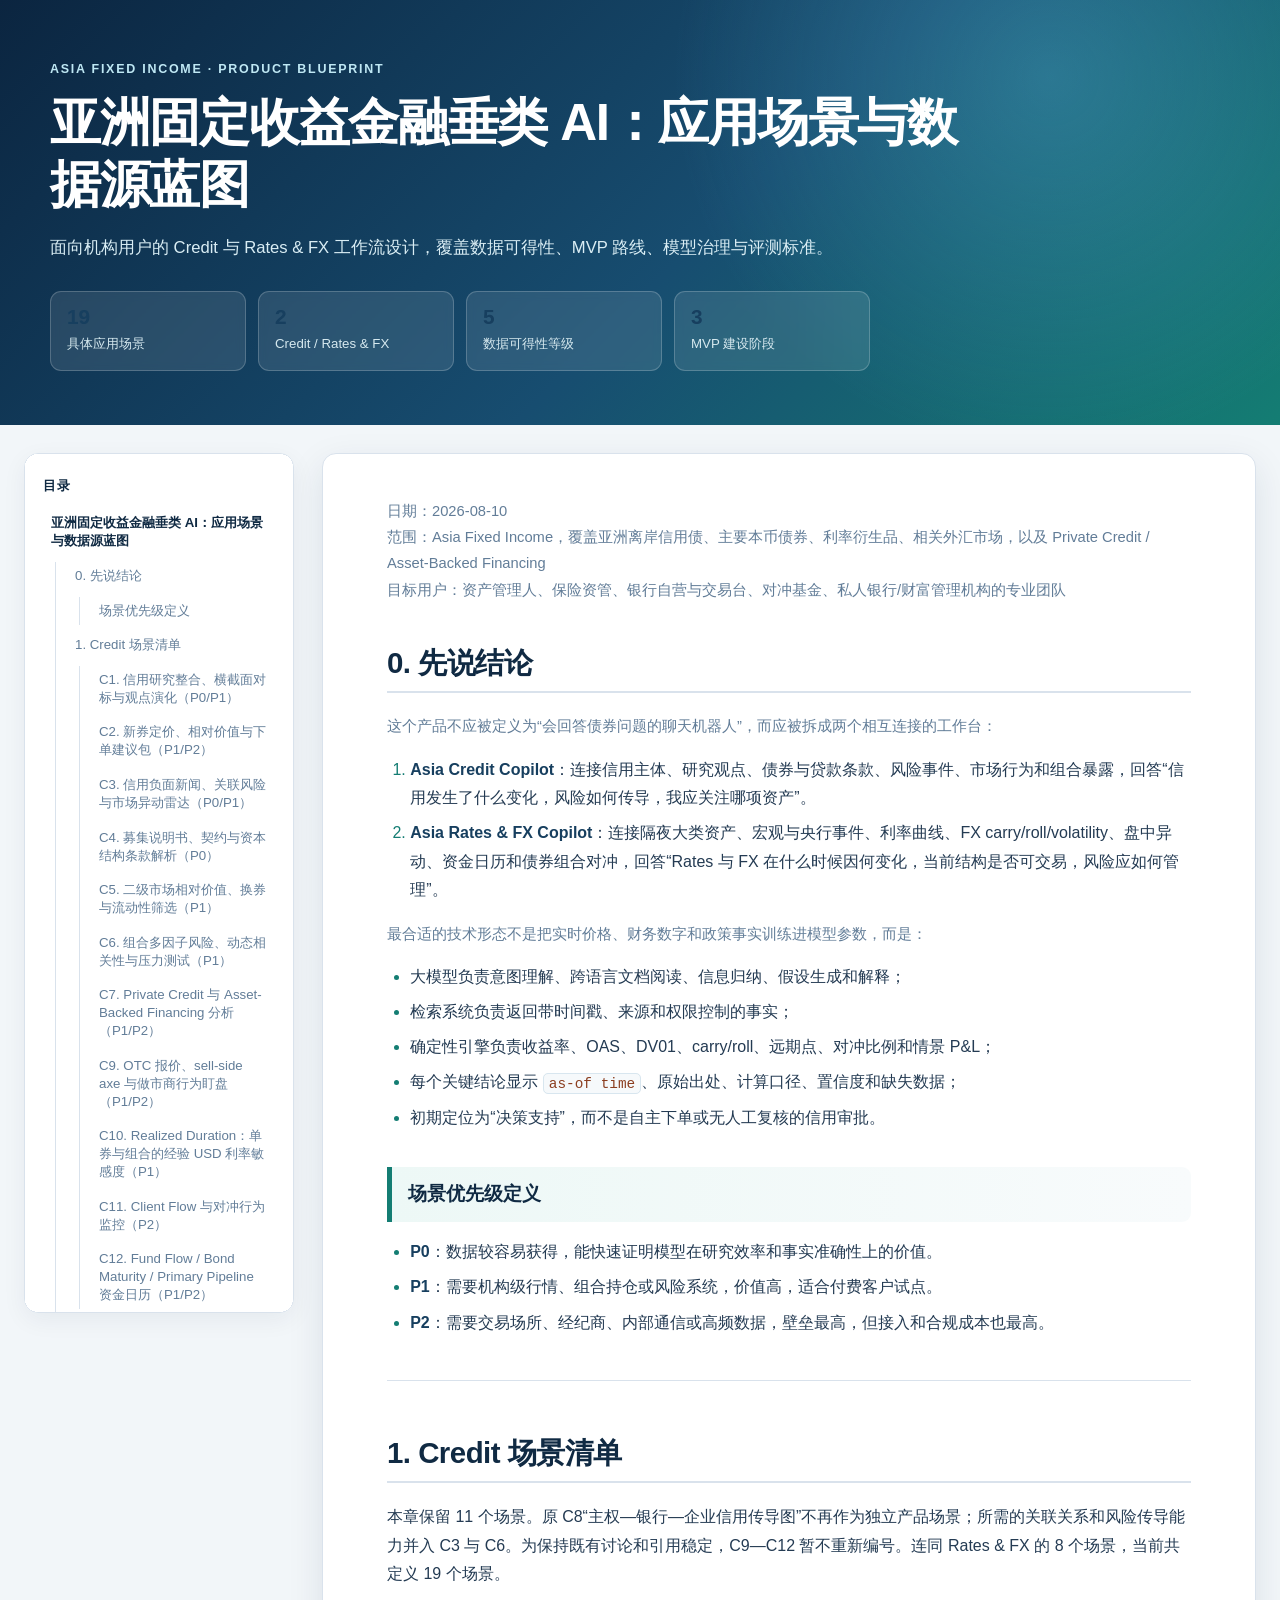
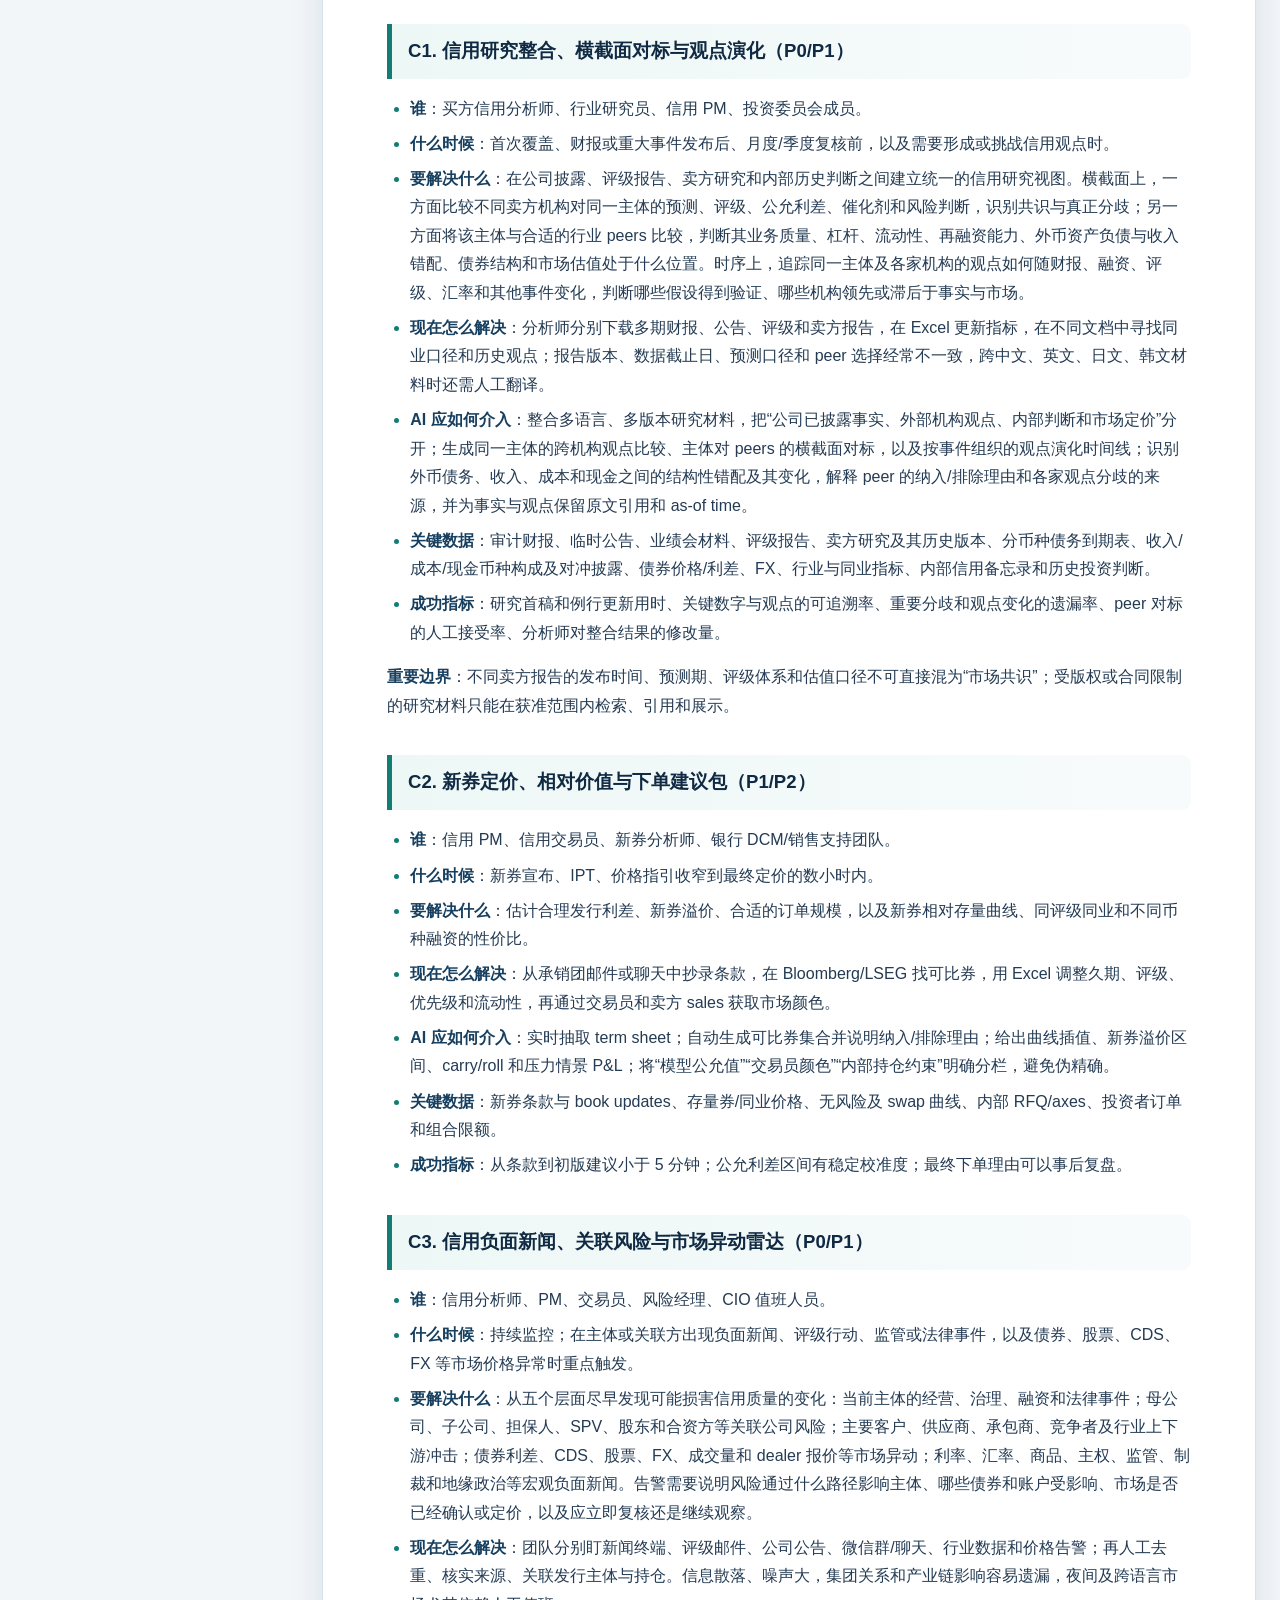
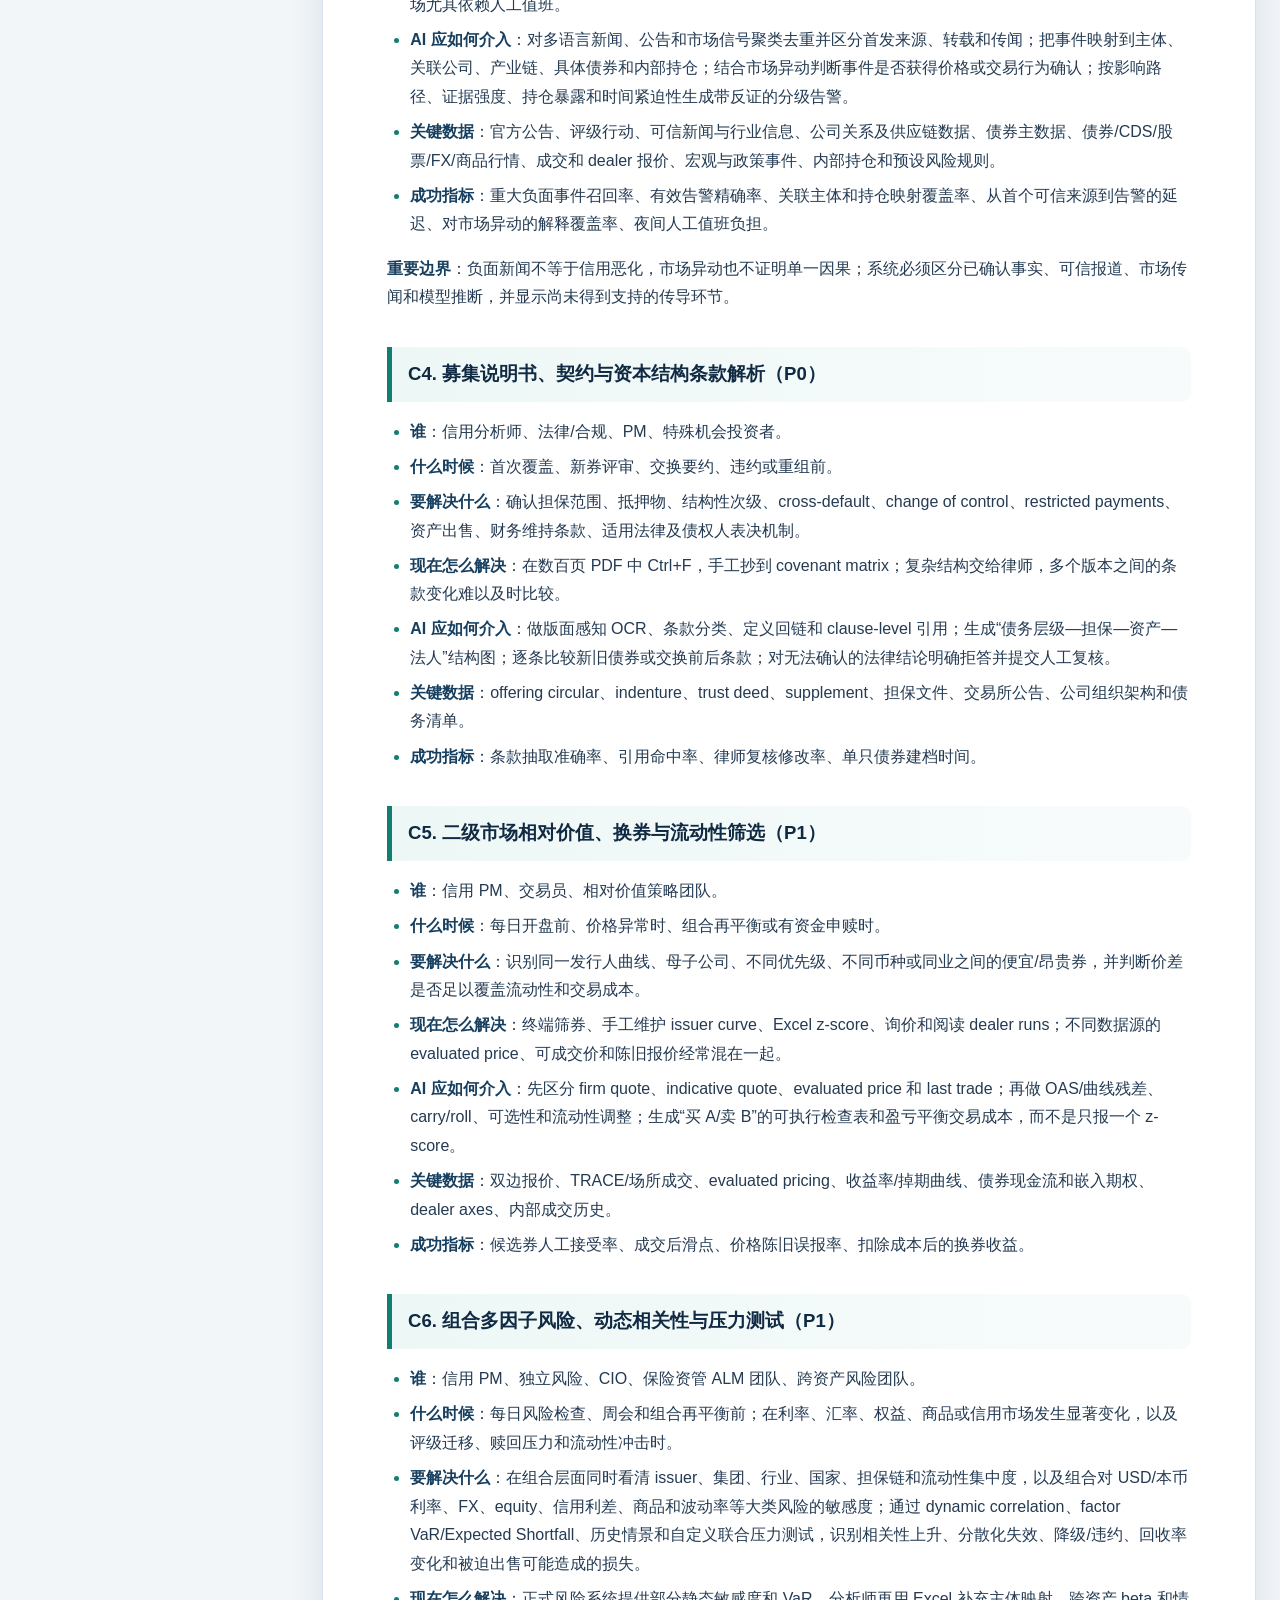
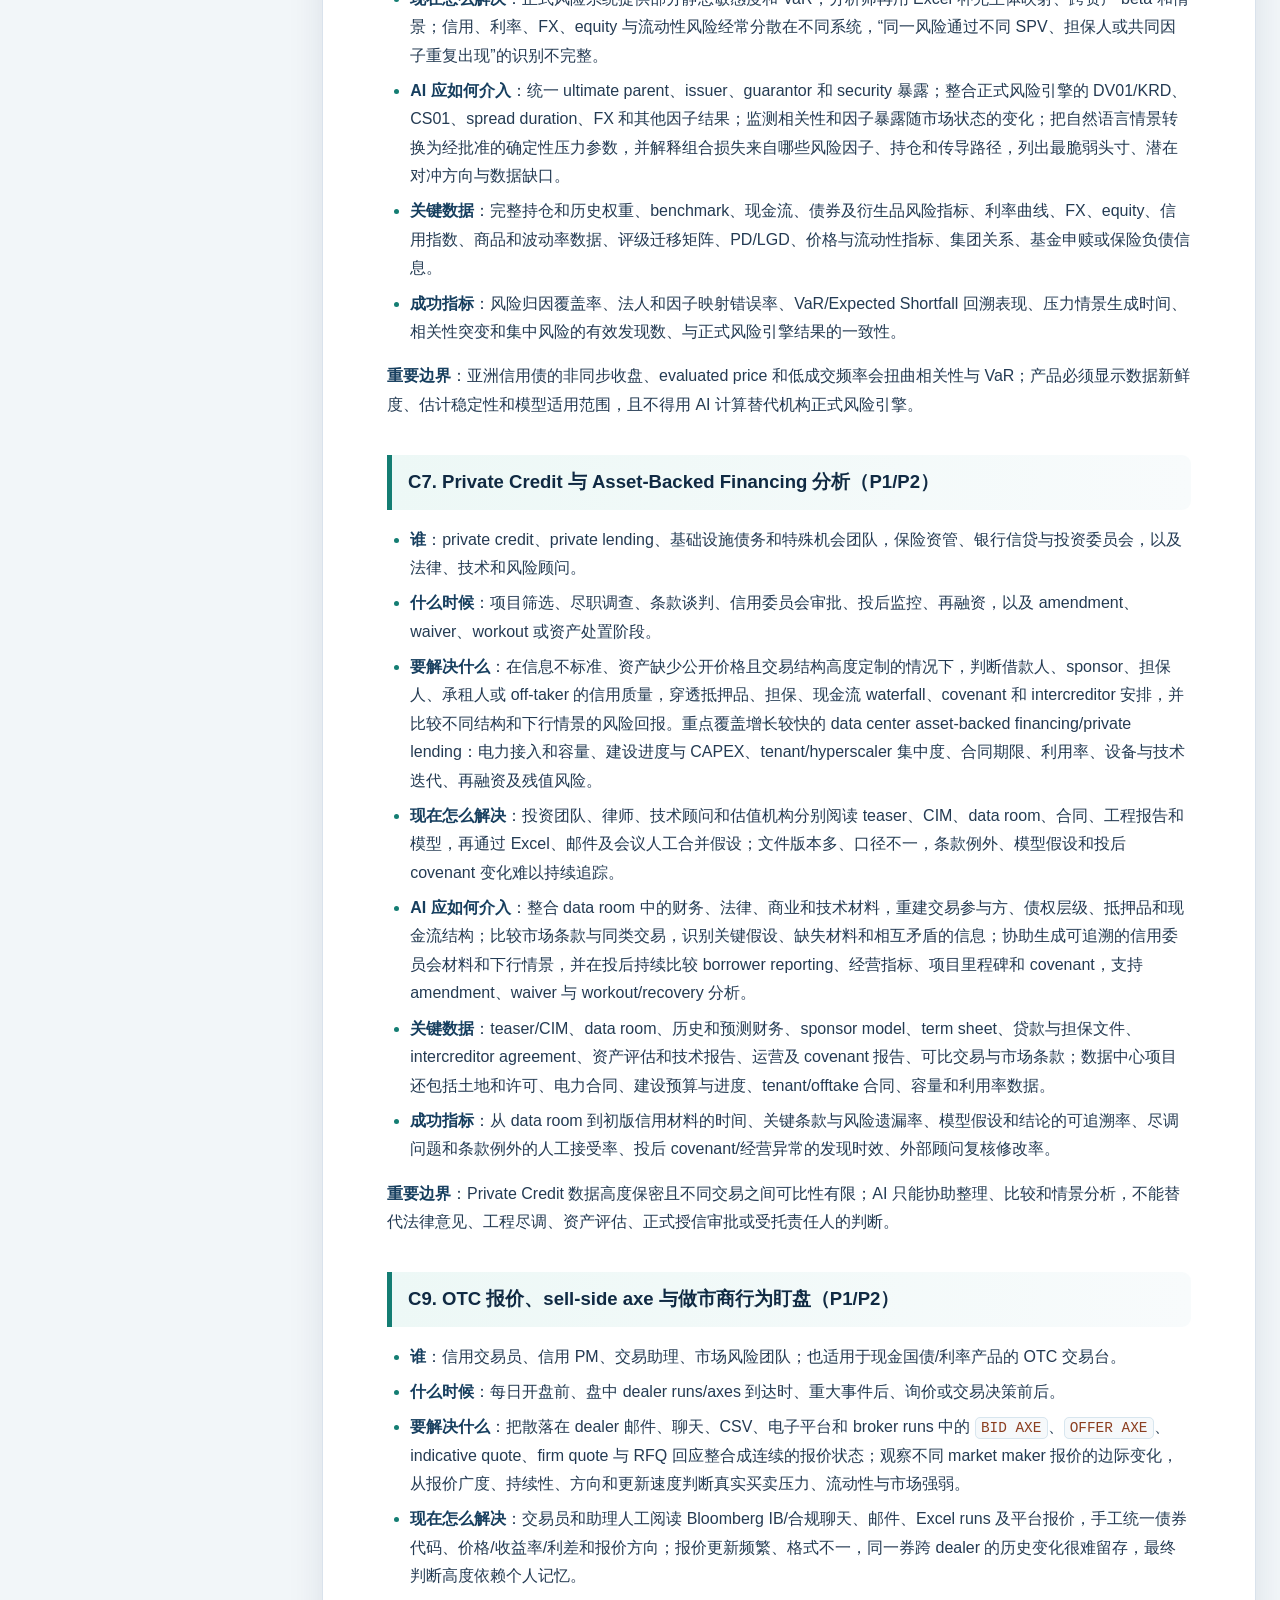
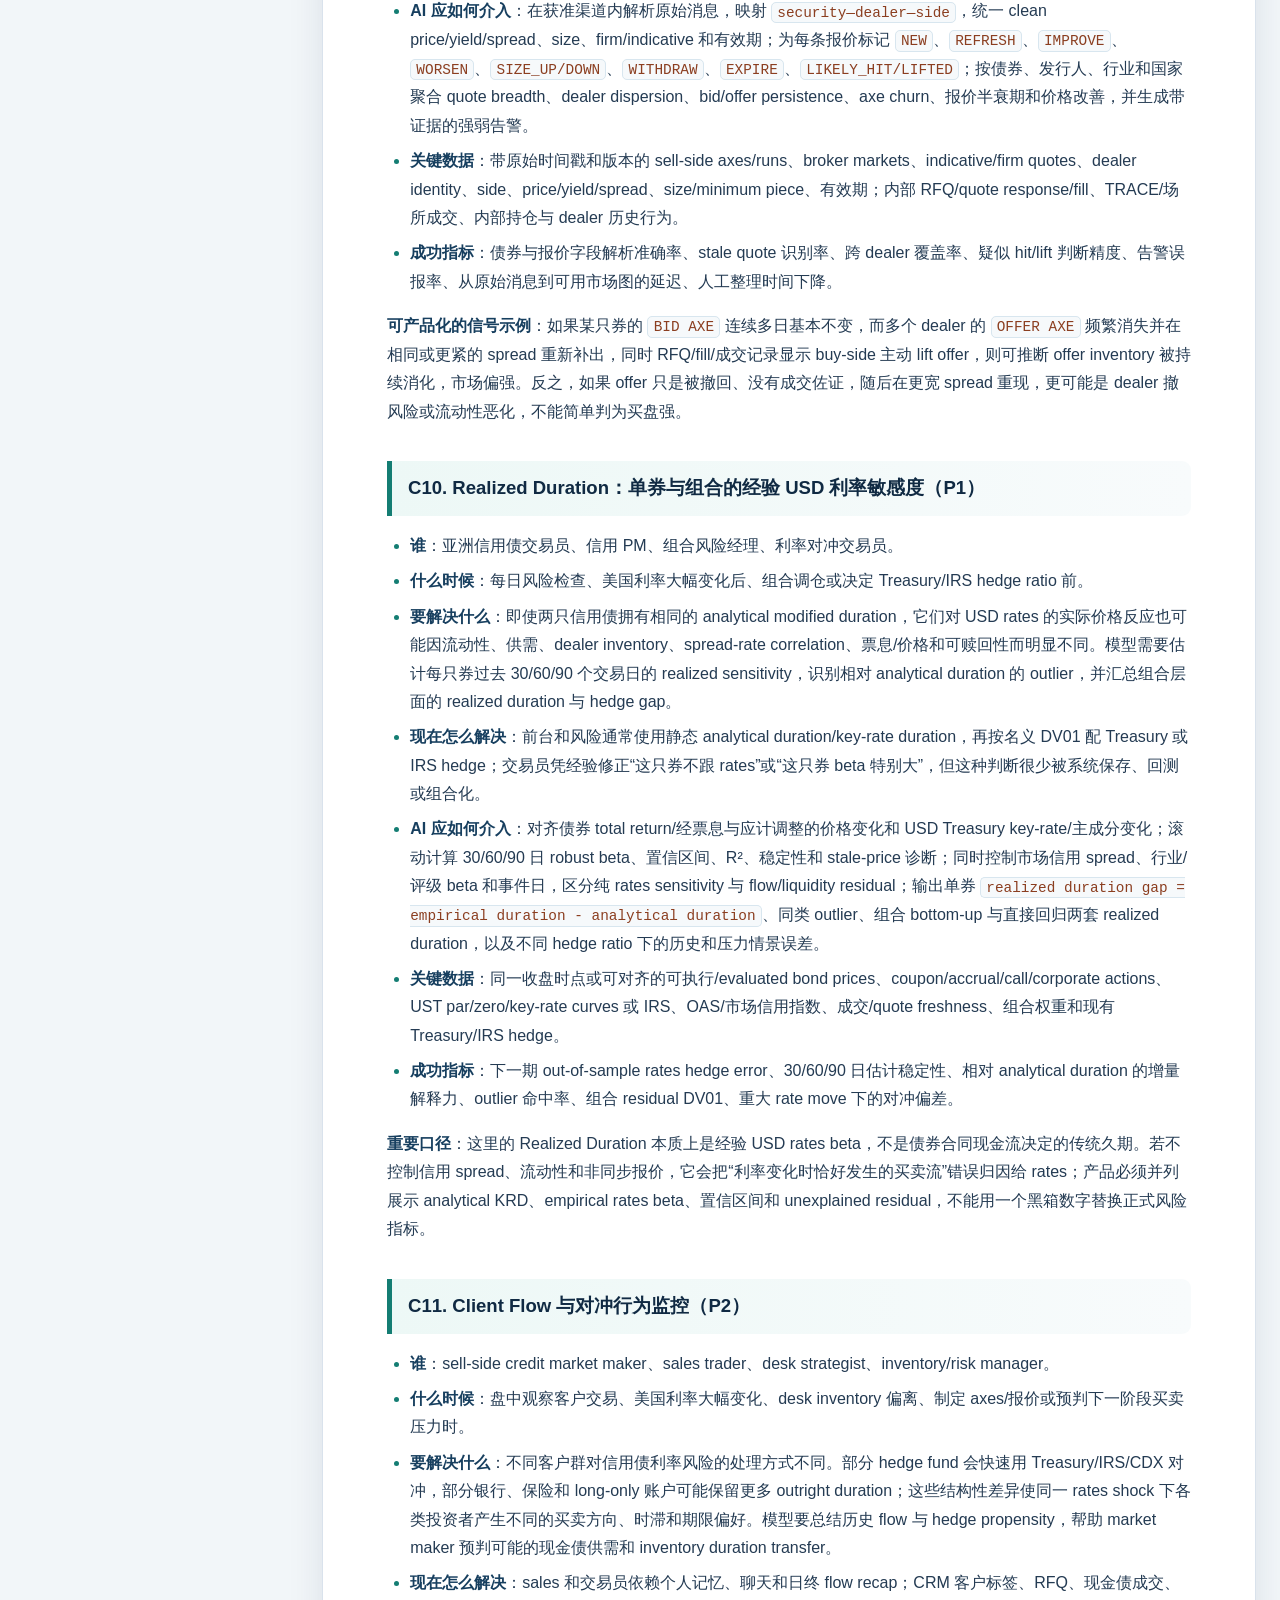
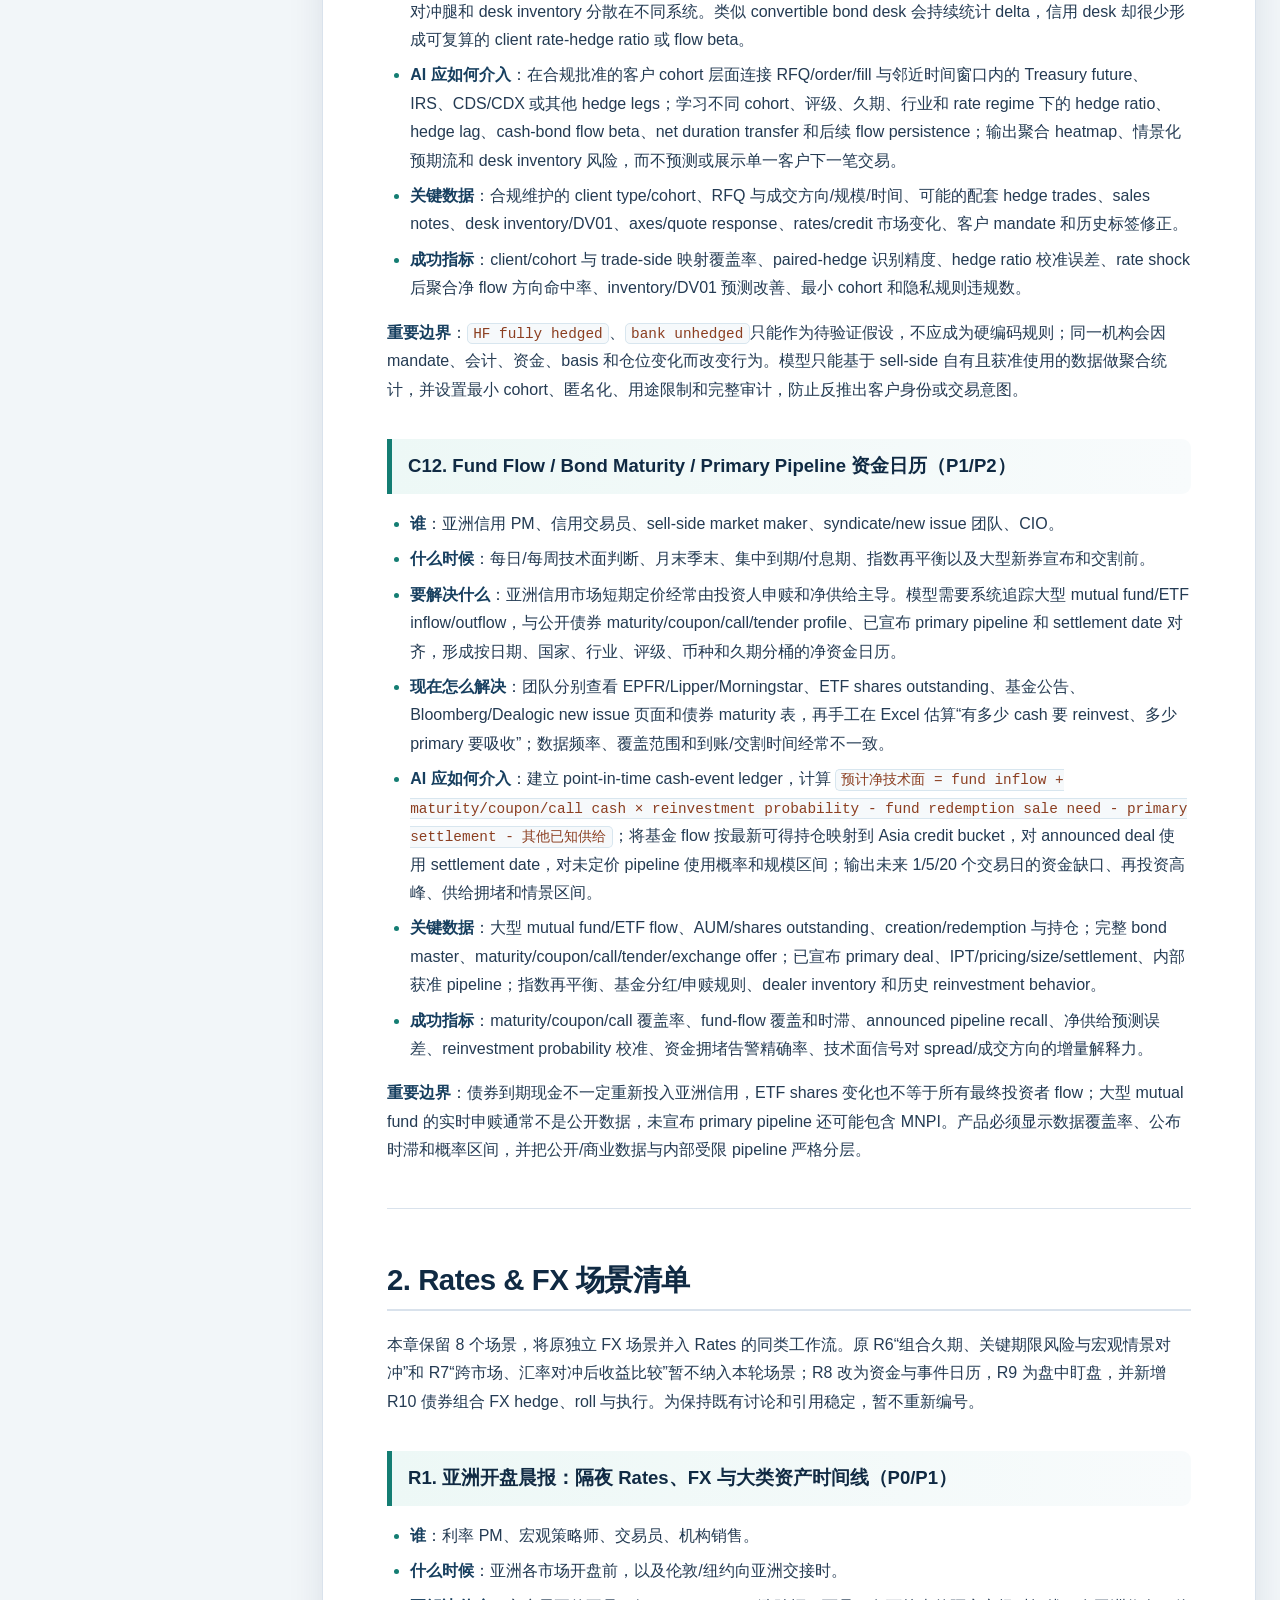
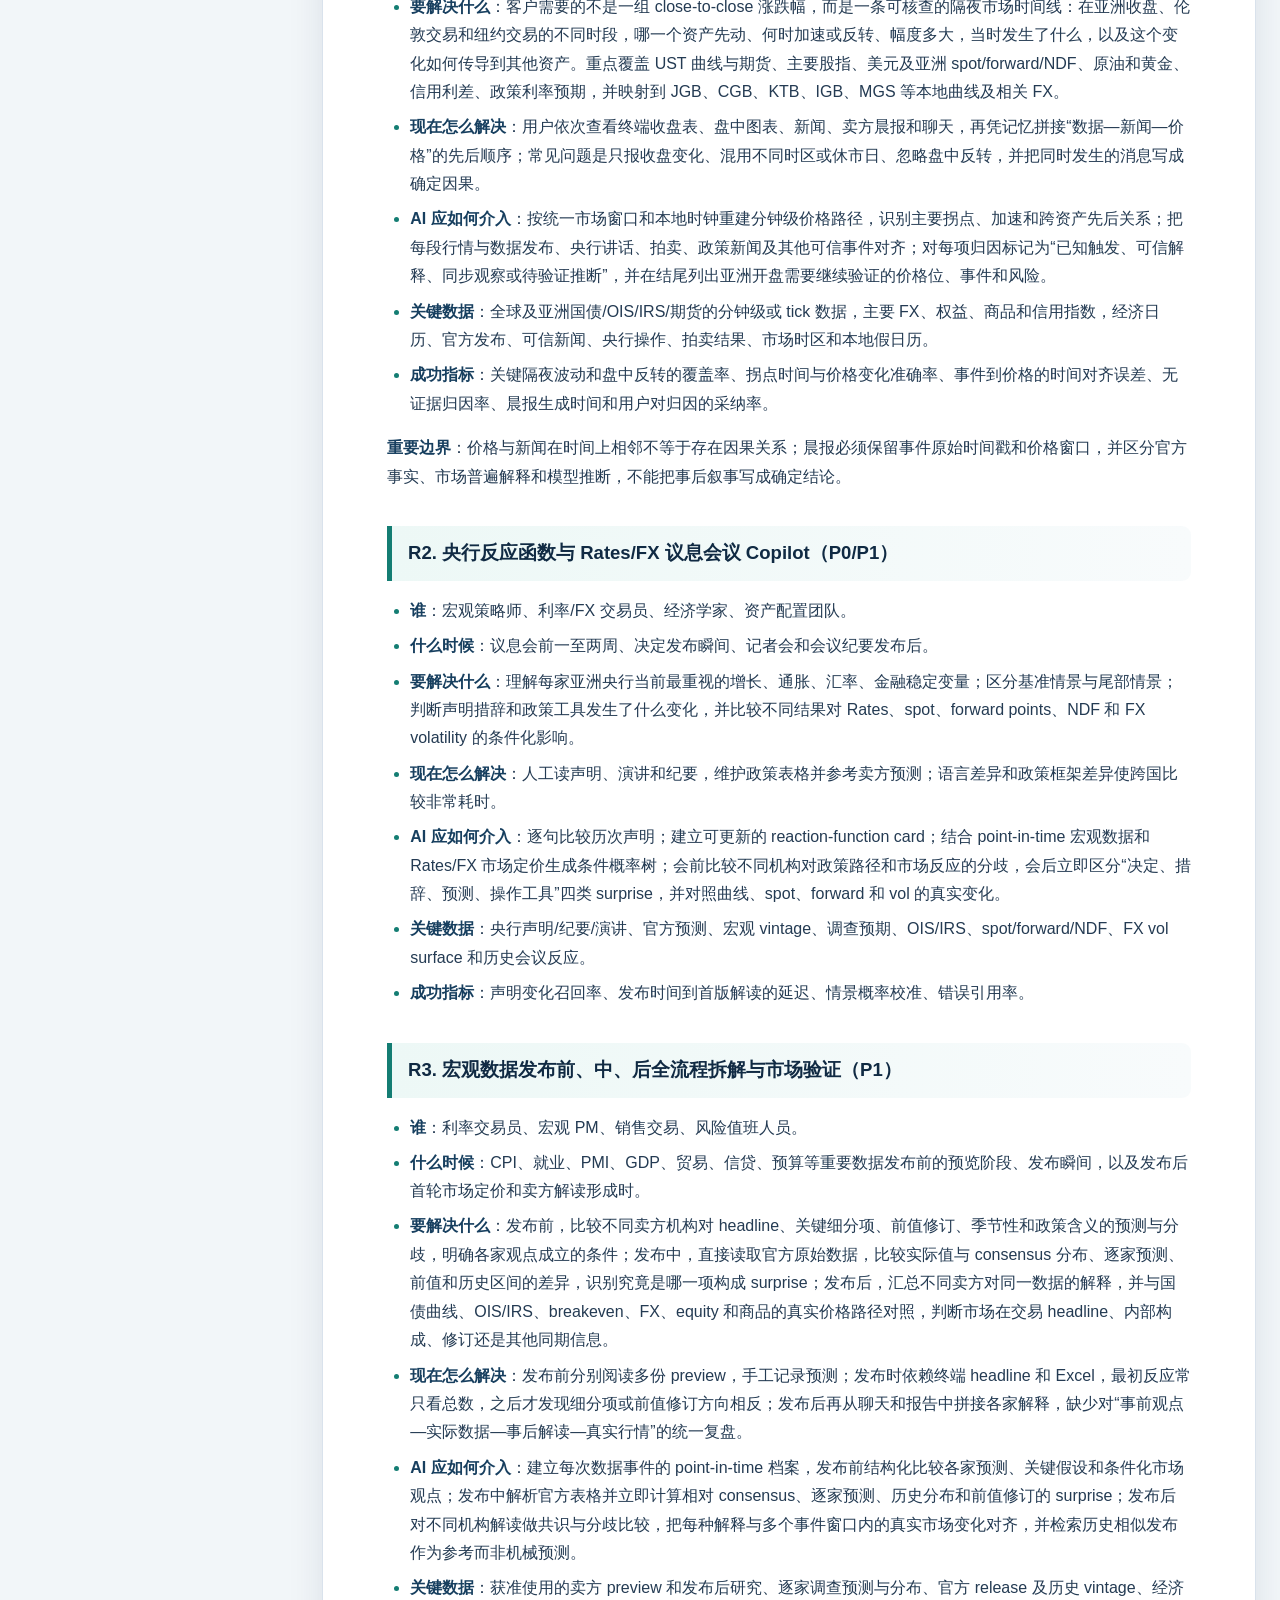
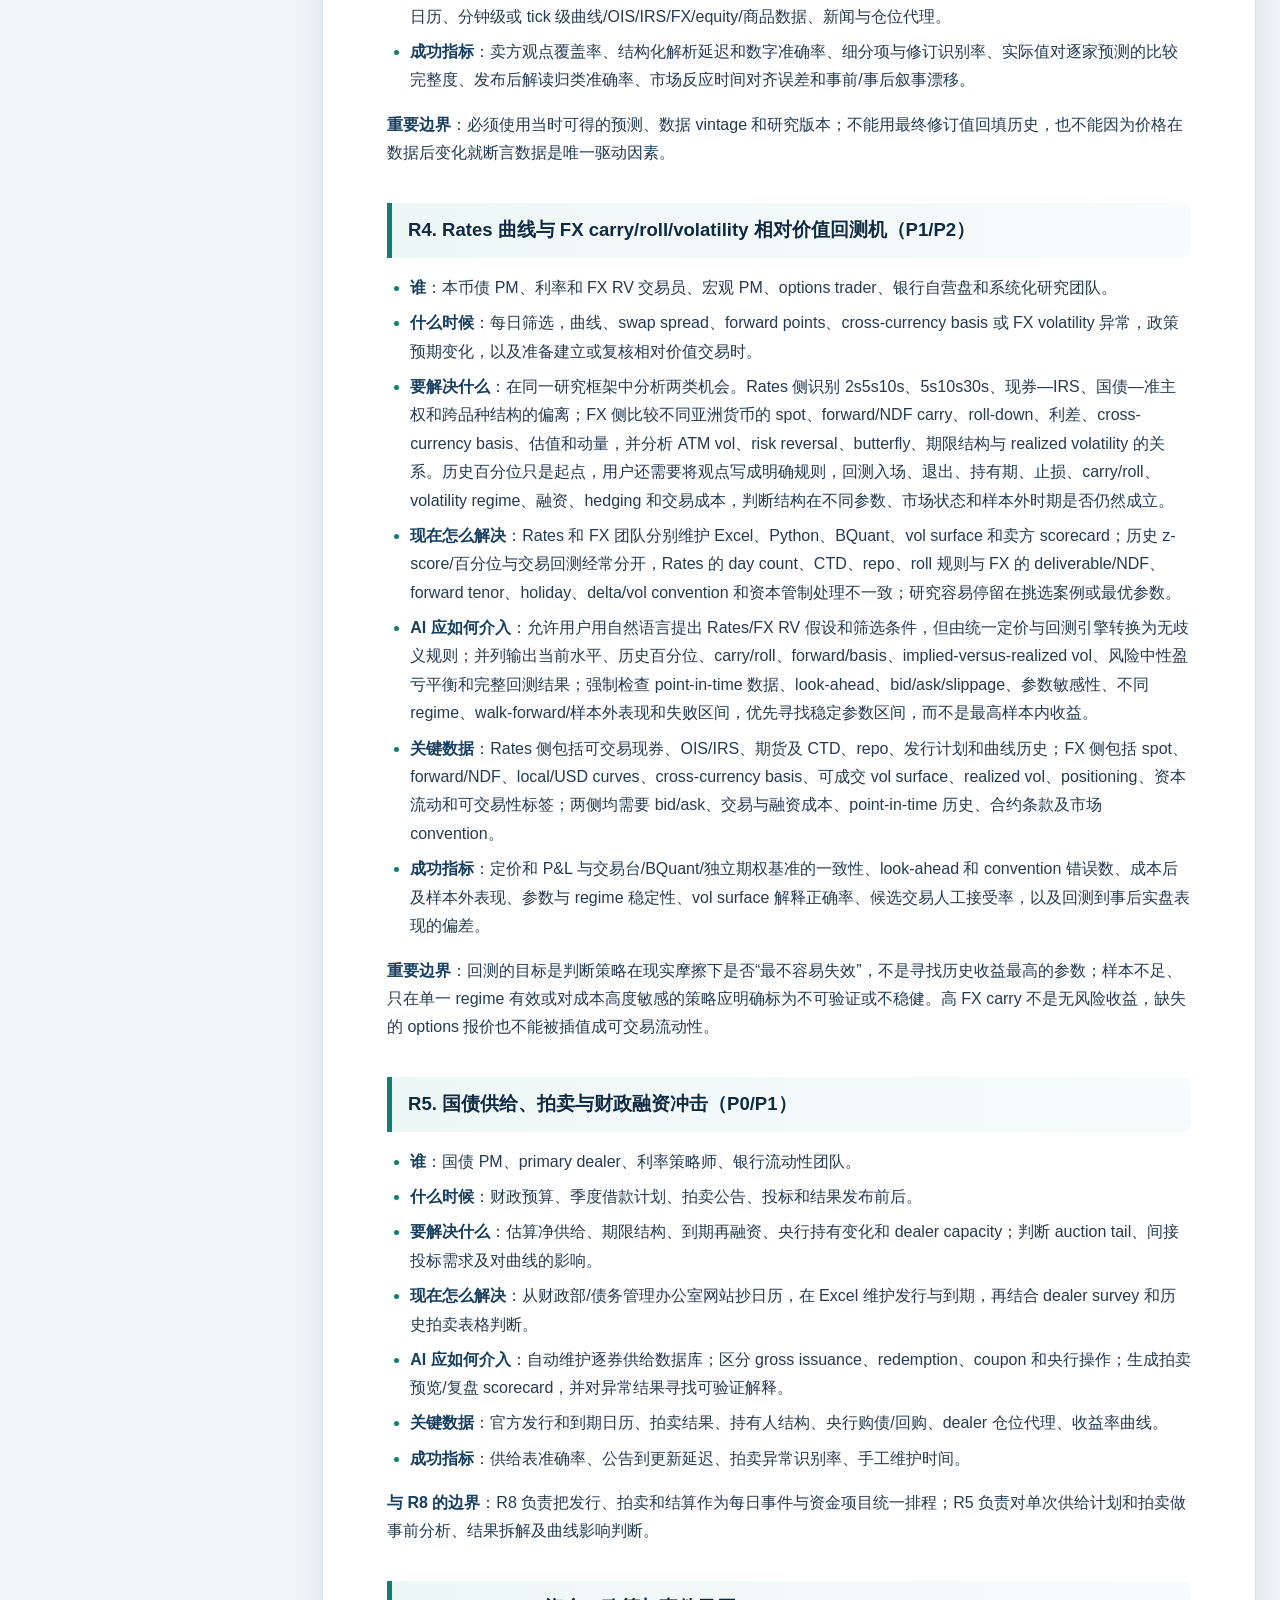
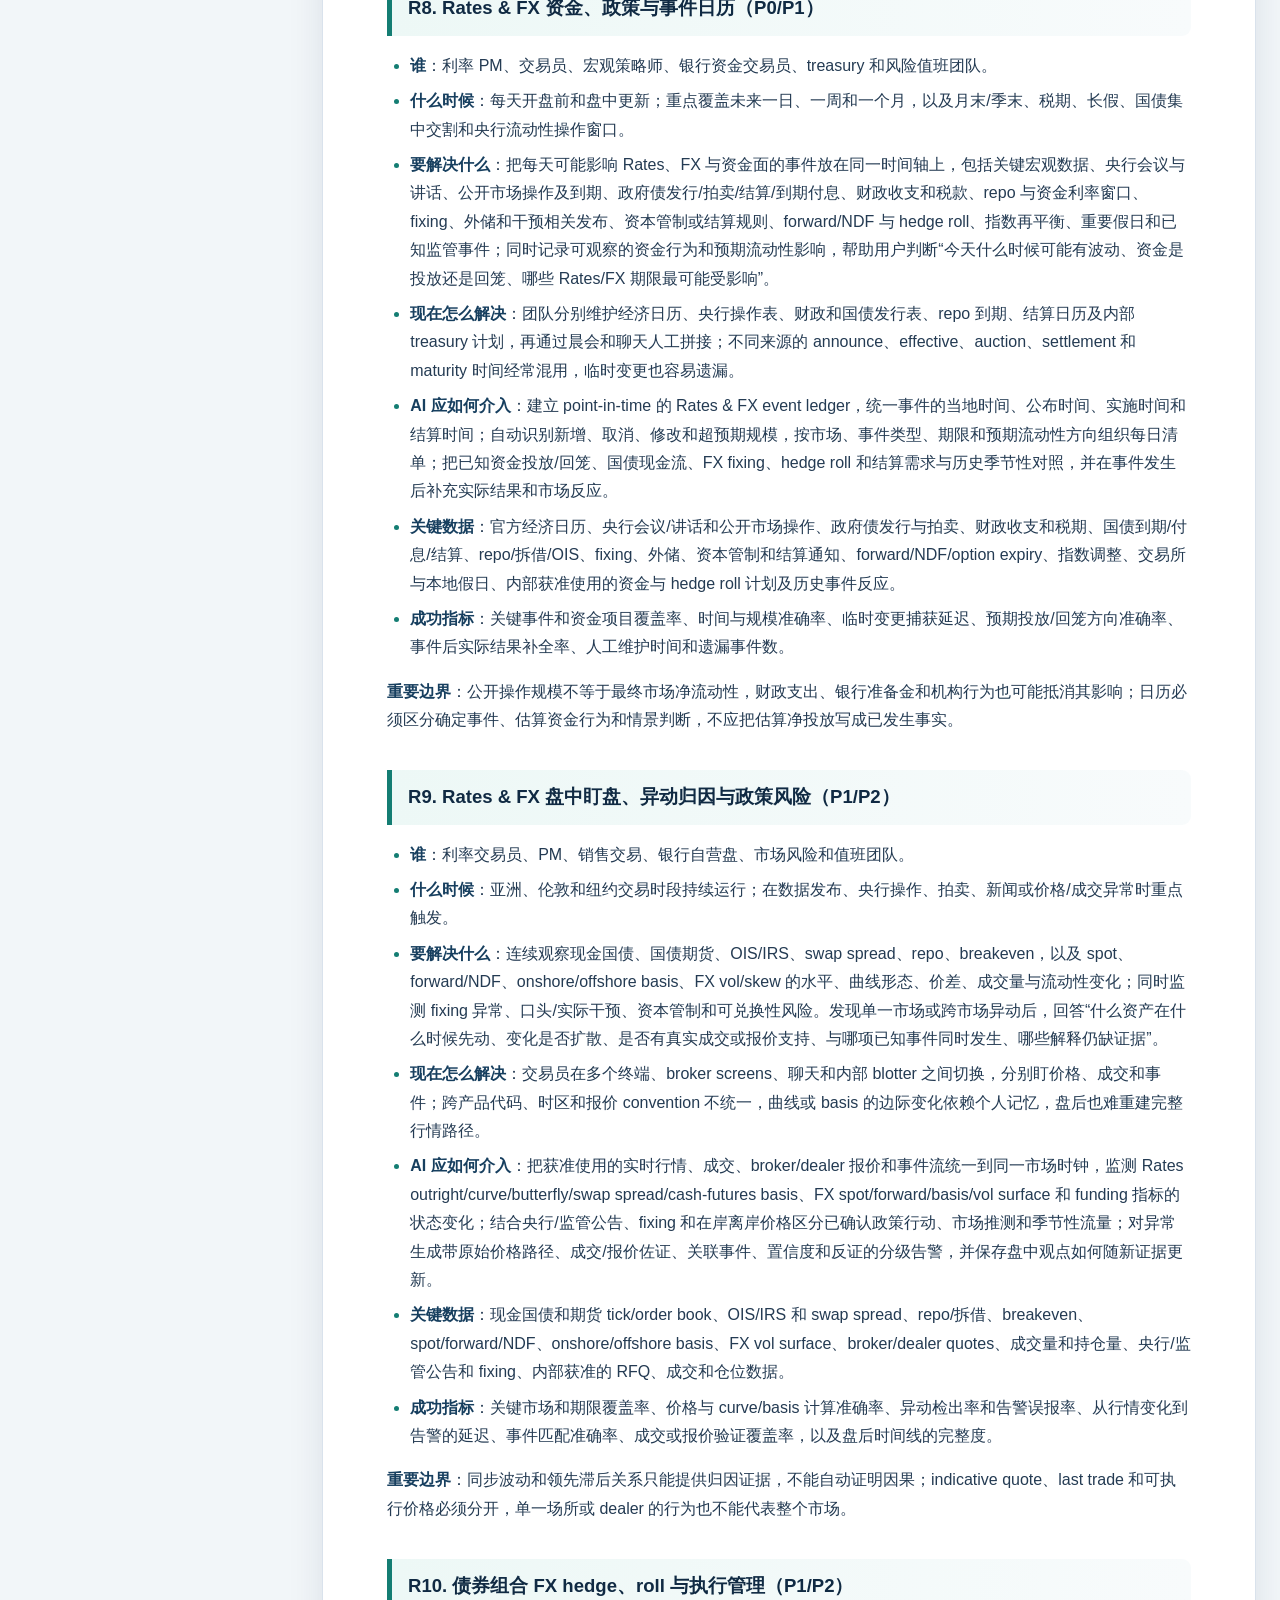
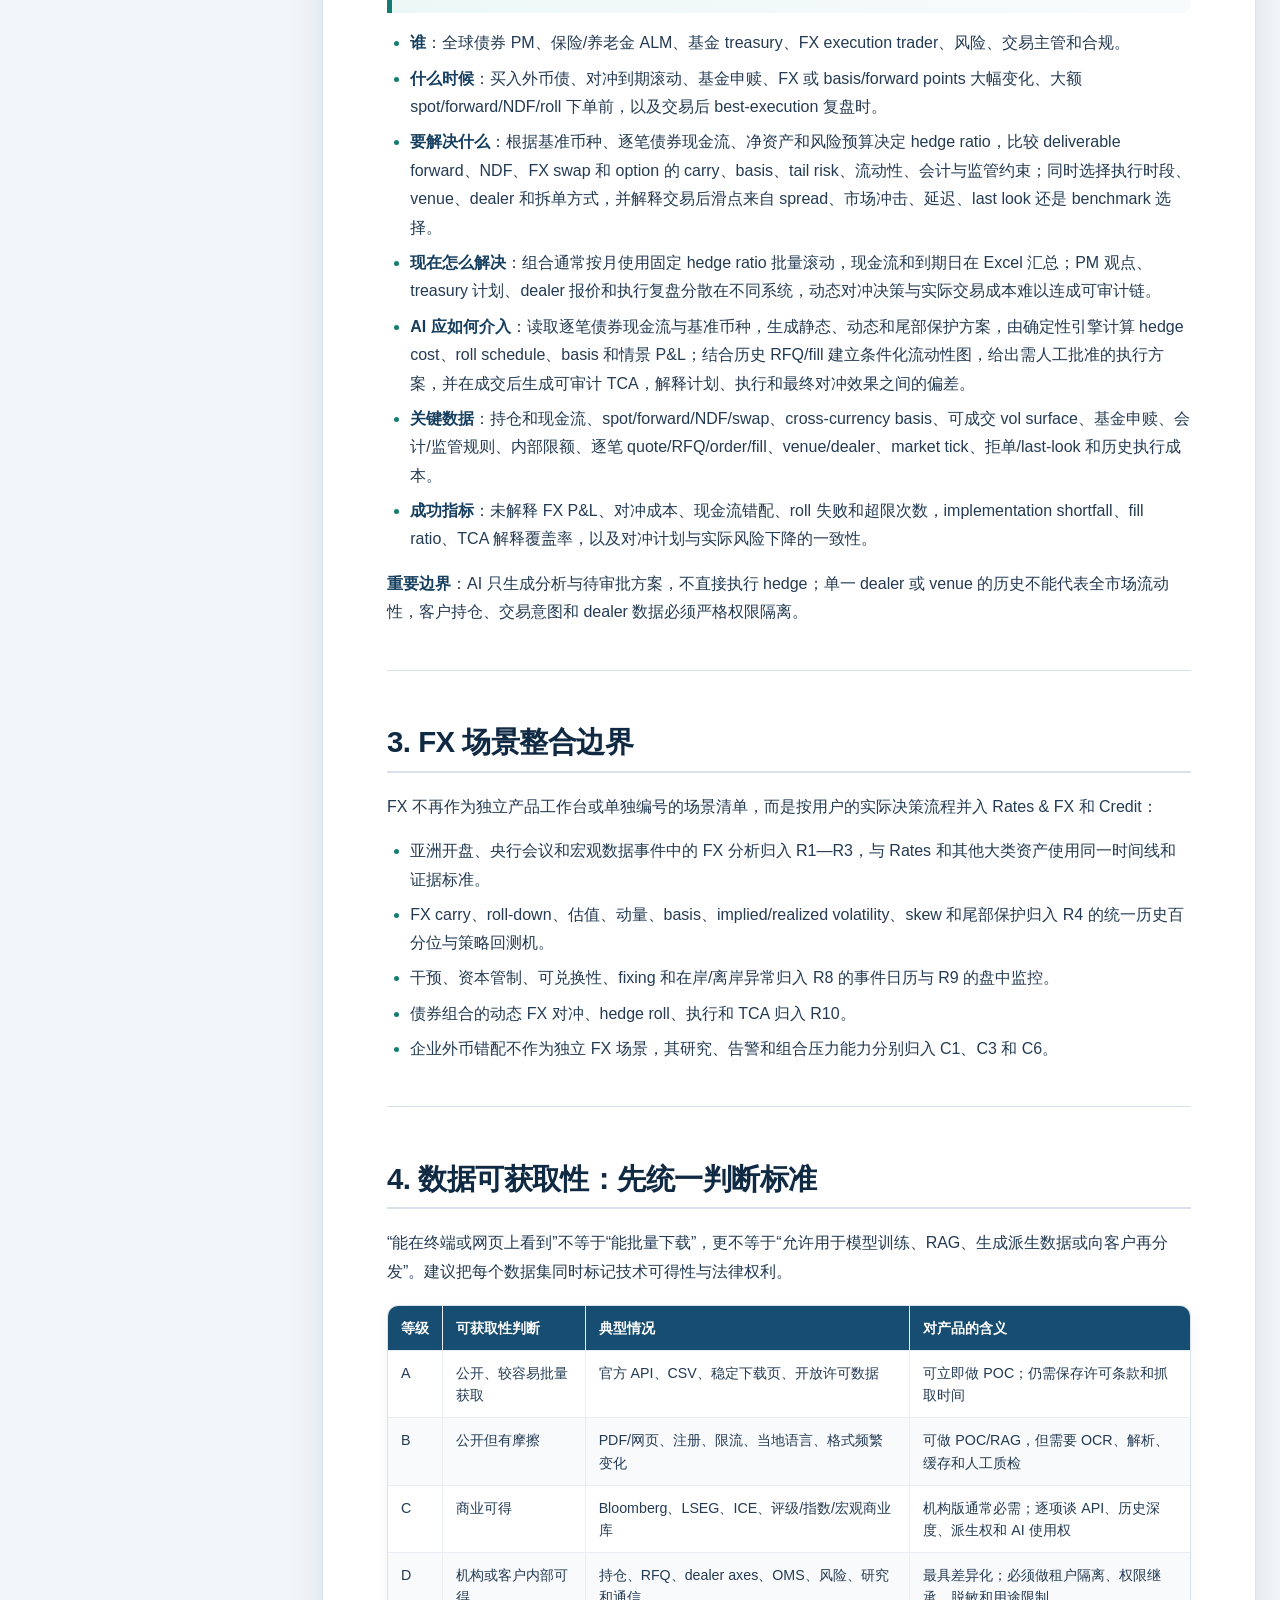
<file: reports/2026-08-10/asia-fixed-income-ai/index.html>
<!doctype html>
<html lang="zh-CN">
<head>
  <meta charset="utf-8">
  <meta name="viewport" content="width=device-width, initial-scale=1">
  <meta name="color-scheme" content="light">
  <meta name="description" content="亚洲固定收益金融垂类 AI 的 Credit、Rates、FX 应用场景与数据源蓝图">
  <title>亚洲固定收益金融垂类 AI：应用场景与数据源蓝图</title>
  <style>
    :root {
      --navy: #102a43;
      --blue: #1f5f99;
      --blue-soft: #eaf3fb;
      --teal: #147d73;
      --ink: #243b53;
      --muted: #627d98;
      --line: #d9e2ec;
      --paper: #ffffff;
      --canvas: #f2f6f9;
      --warm: #fff8e8;
      --shadow: 0 12px 36px rgba(16, 42, 67, 0.10);
      --radius: 14px;
    }

    * { box-sizing: border-box; }
    html { scroll-behavior: smooth; }
    body {
      margin: 0;
      color: var(--ink);
      background: var(--canvas);
      font-family: "Segoe UI", "PingFang SC", "Microsoft YaHei", "Noto Sans CJK SC", sans-serif;
      font-size: 16px;
      line-height: 1.78;
      -webkit-font-smoothing: antialiased;
      text-rendering: optimizeLegibility;
    }

    a { color: var(--blue); text-decoration: none; }
    a:hover { text-decoration: underline; }

    .hero {
      color: #fff;
      background:
        radial-gradient(circle at 82% 18%, rgba(84, 179, 211, 0.34), transparent 34%),
        linear-gradient(135deg, #0b2540 0%, #174d70 55%, #147d73 100%);
      padding: 58px 28px 54px;
    }
    .hero-inner { max-width: 1180px; margin: 0 auto; }
    .eyebrow {
      margin: 0 0 12px;
      color: #bfe8f4;
      font-size: 0.78rem;
      font-weight: 750;
      letter-spacing: 0.14em;
      text-transform: uppercase;
    }
    .hero h1 {
      max-width: 920px;
      margin: 0;
      color: #fff;
      font-size: clamp(2rem, 4vw, 3.35rem);
      line-height: 1.2;
      letter-spacing: -0.025em;
    }
    .hero-subtitle {
      max-width: 850px;
      margin: 18px 0 0;
      color: #d9edf4;
      font-size: 1.04rem;
    }
    .metrics {
      display: grid;
      grid-template-columns: repeat(4, minmax(120px, 1fr));
      gap: 12px;
      max-width: 820px;
      margin-top: 28px;
    }
    .metric {
      padding: 13px 16px;
      border: 1px solid rgba(255, 255, 255, 0.20);
      border-radius: 11px;
      background: rgba(255, 255, 255, 0.10);
      backdrop-filter: blur(4px);
    }
    .metric strong { display: block; font-size: 1.3rem; line-height: 1.15; }
    .metric span { color: #d6e9ef; font-size: 0.83rem; }

    .layout {
      display: grid;
      grid-template-columns: 270px minmax(0, 1fr);
      gap: 28px;
      max-width: 1380px;
      margin: 28px auto 64px;
      padding: 0 24px;
      align-items: start;
    }
    .sidebar {
      position: sticky;
      top: 20px;
      max-height: calc(100vh - 40px);
      overflow: auto;
      padding: 20px 18px;
      border: 1px solid var(--line);
      border-radius: var(--radius);
      background: var(--paper);
      box-shadow: 0 7px 24px rgba(16, 42, 67, 0.06);
      scrollbar-width: thin;
    }
    .sidebar-title {
      margin: 0 0 12px;
      color: var(--navy);
      font-size: 0.82rem;
      font-weight: 800;
      letter-spacing: 0.08em;
      text-transform: uppercase;
    }
    .sidebar .toc > ul { margin: 0; padding: 0; list-style: none; }
    .sidebar .toc > ul > li { margin: 2px 0 8px; }
    .sidebar .toc ul ul { margin: 6px 0 0 12px; padding: 0 0 0 11px; border-left: 1px solid var(--line); list-style: none; }
    .sidebar .toc a {
      display: block;
      padding: 5px 8px;
      border-radius: 7px;
      color: var(--muted);
      font-size: 0.83rem;
      line-height: 1.35;
    }
    .sidebar .toc > ul > li > a { color: var(--navy); font-weight: 700; }
    .sidebar .toc a:hover,
    .sidebar .toc a.active { color: var(--blue); background: var(--blue-soft); text-decoration: none; }

    main {
      min-width: 0;
      padding: 44px clamp(24px, 5vw, 68px) 58px;
      border: 1px solid var(--line);
      border-radius: var(--radius);
      background: var(--paper);
      box-shadow: var(--shadow);
    }
    article > h1:first-child { display: none; }
    article > p:nth-of-type(-n+3) {
      margin: 0 0 4px;
      color: var(--muted);
      font-size: 0.92rem;
    }

    h2, h3, h4 { color: var(--navy); scroll-margin-top: 24px; }
    h2 {
      margin: 3.2rem 0 1.25rem;
      padding-bottom: 0.55rem;
      border-bottom: 2px solid var(--line);
      font-size: clamp(1.45rem, 2.3vw, 2rem);
      line-height: 1.35;
      letter-spacing: -0.018em;
    }
    article > h2:first-of-type { margin-top: 2.5rem; }
    h3 {
      margin: 2.2rem 0 0.85rem;
      padding: 14px 16px;
      border-left: 5px solid var(--teal);
      border-radius: 0 9px 9px 0;
      background: linear-gradient(90deg, #edf8f6, #f8fbfc);
      font-size: 1.16rem;
      line-height: 1.45;
    }
    h4 { margin: 1.8rem 0 0.7rem; font-size: 1rem; }
    p { margin: 0.75rem 0 1rem; }
    ul, ol { padding-left: 1.45rem; }
    li { margin: 0.42rem 0; }
    li::marker { color: var(--teal); }
    strong { color: #173f5f; }
    code {
      padding: 0.12em 0.36em;
      border: 1px solid #d8e6ef;
      border-radius: 5px;
      color: #8b3e20;
      background: #f6f9fb;
      font-family: Consolas, "SFMono-Regular", monospace;
      font-size: 0.9em;
    }
    hr { margin: 2.7rem 0; border: 0; border-top: 1px solid var(--line); }

    .table-wrap {
      max-width: 100%;
      margin: 1.2rem 0 1.8rem;
      overflow-x: auto;
      border: 1px solid var(--line);
      border-radius: 11px;
      background: #fff;
      box-shadow: 0 4px 15px rgba(16, 42, 67, 0.045);
    }
    table {
      width: 100%;
      min-width: 760px;
      border-collapse: collapse;
      font-size: 0.89rem;
      line-height: 1.55;
    }
    th, td {
      padding: 11px 13px;
      border-right: 1px solid #e8eef3;
      border-bottom: 1px solid #e8eef3;
      vertical-align: top;
      text-align: left;
    }
    th:last-child, td:last-child { border-right: 0; }
    tr:last-child td { border-bottom: 0; }
    thead th {
      color: #fff;
      background: #174d70;
      font-weight: 700;
      white-space: nowrap;
    }
    tbody tr:nth-child(even) { background: #f8fafc; }
    tbody tr:hover { background: #eef7fb; }

    blockquote {
      margin: 1.2rem 0;
      padding: 12px 18px;
      border-left: 4px solid #e5a832;
      border-radius: 0 8px 8px 0;
      color: #684f18;
      background: var(--warm);
    }

    .footer {
      max-width: 1380px;
      margin: -38px auto 42px;
      padding: 0 24px;
      color: var(--muted);
      font-size: 0.8rem;
      text-align: right;
    }
    .back-top {
      position: fixed;
      right: 22px;
      bottom: 22px;
      z-index: 10;
      width: 42px;
      height: 42px;
      border: 0;
      border-radius: 50%;
      color: #fff;
      background: var(--navy);
      box-shadow: 0 7px 20px rgba(16, 42, 67, 0.25);
      cursor: pointer;
      opacity: 0;
      transform: translateY(8px);
      transition: 180ms ease;
    }
    .back-top.visible { opacity: 1; transform: translateY(0); }

    @media (max-width: 980px) {
      .metrics { grid-template-columns: repeat(2, minmax(120px, 1fr)); }
      .layout { display: block; padding: 0 14px; margin-top: 16px; }
      .sidebar { position: relative; top: auto; max-height: none; margin-bottom: 16px; }
      .sidebar .toc ul ul { display: none; }
      main { padding: 32px 20px 44px; }
    }
    @media (max-width: 560px) {
      .hero { padding: 42px 20px 38px; }
      .metrics { grid-template-columns: 1fr 1fr; }
      body { font-size: 15px; }
      h3 { padding: 12px 13px; }
    }

    @media print {
      @page { size: A4; margin: 15mm 13mm 17mm; }
      body { color: #111; background: #fff; font-size: 10.2pt; line-height: 1.55; }
      .hero { padding: 0 0 16mm; color: #111; background: none; }
      .hero h1, .eyebrow, .hero-subtitle { color: #111; }
      .metrics { grid-template-columns: repeat(4, 1fr); }
      .metric { color: #111; border-color: #aaa; background: #fff; }
      .metric span { color: #444; }
      .layout { display: block; max-width: none; margin: 0; padding: 0; }
      .sidebar, .back-top, .footer { display: none; }
      main { padding: 0; border: 0; box-shadow: none; }
      h2, h3 { break-after: avoid-page; }
      h3 { background: #f3f3f3; }
      li, tr { break-inside: avoid; }
      .table-wrap { overflow: visible; border-color: #aaa; box-shadow: none; }
      table { min-width: 0; font-size: 7.7pt; }
      th, td { padding: 5px 6px; }
      thead th { color: #111; background: #ddd; }
      a { color: inherit; text-decoration: none; }
    }
  </style>
</head>
<body>
  <header class="hero" id="top">
    <div class="hero-inner">
      <p class="eyebrow">Asia Fixed Income · Product Blueprint</p>
      <h1>亚洲固定收益金融垂类 AI：应用场景与数据源蓝图</h1>
      <p class="hero-subtitle">面向机构用户的 Credit 与 Rates &amp; FX 工作流设计，覆盖数据可得性、MVP 路线、模型治理与评测标准。</p>
      <div class="metrics" aria-label="文档摘要">
        <div class="metric"><strong>19</strong><span>具体应用场景</span></div>
        <div class="metric"><strong>2</strong><span>Credit / Rates &amp; FX</span></div>
        <div class="metric"><strong>5</strong><span>数据可得性等级</span></div>
        <div class="metric"><strong>3</strong><span>MVP 建设阶段</span></div>
      </div>
    </div>
  </header>

  <div class="layout">
    <aside class="sidebar" aria-label="文档目录">
      <p class="sidebar-title">目录</p>
      <div class="toc">
<div class="toc">
<ul>
<li><a href="#ai">亚洲固定收益金融垂类 AI：应用场景与数据源蓝图</a><ul>
<li><a href="#0">0. 先说结论</a><ul>
<li><a href="#_1">场景优先级定义</a></li>
</ul>
</li>
<li><a href="#1-credit">1. Credit 场景清单</a><ul>
<li><a href="#c1-p0p1">C1. 信用研究整合、横截面对标与观点演化（P0/P1）</a></li>
<li><a href="#c2-p1p2">C2. 新券定价、相对价值与下单建议包（P1/P2）</a></li>
<li><a href="#c3-p0p1">C3. 信用负面新闻、关联风险与市场异动雷达（P0/P1）</a></li>
<li><a href="#c4-p0">C4. 募集说明书、契约与资本结构条款解析（P0）</a></li>
<li><a href="#c5-p1">C5. 二级市场相对价值、换券与流动性筛选（P1）</a></li>
<li><a href="#c6-p1">C6. 组合多因子风险、动态相关性与压力测试（P1）</a></li>
<li><a href="#c7-private-credit-asset-backed-financing-p1p2">C7. Private Credit 与 Asset-Backed Financing 分析（P1/P2）</a></li>
<li><a href="#c9-otc-sell-side-axe-p1p2">C9. OTC 报价、sell-side axe 与做市商行为盯盘（P1/P2）</a></li>
<li><a href="#c10-realized-duration-usd-p1">C10. Realized Duration：单券与组合的经验 USD 利率敏感度（P1）</a></li>
<li><a href="#c11-client-flow-p2">C11. Client Flow 与对冲行为监控（P2）</a></li>
<li><a href="#c12-fund-flow-bond-maturity-primary-pipeline-p1p2">C12. Fund Flow / Bond Maturity / Primary Pipeline 资金日历（P1/P2）</a></li>
</ul>
</li>
<li><a href="#2-rates-fx">2. Rates &amp; FX 场景清单</a><ul>
<li><a href="#r1-ratesfx-p0p1">R1. 亚洲开盘晨报：隔夜 Rates、FX 与大类资产时间线（P0/P1）</a></li>
<li><a href="#r2-ratesfx-copilotp0p1">R2. 央行反应函数与 Rates/FX 议息会议 Copilot（P0/P1）</a></li>
<li><a href="#r3-p1">R3. 宏观数据发布前、中、后全流程拆解与市场验证（P1）</a></li>
<li><a href="#r4-rates-fx-carryrollvolatility-p1p2">R4. Rates 曲线与 FX carry/roll/volatility 相对价值回测机（P1/P2）</a></li>
<li><a href="#r5-p0p1">R5. 国债供给、拍卖与财政融资冲击（P0/P1）</a></li>
<li><a href="#r8-rates-fx-p0p1">R8. Rates &amp; FX 资金、政策与事件日历（P0/P1）</a></li>
<li><a href="#r9-rates-fx-p1p2">R9. Rates &amp; FX 盘中盯盘、异动归因与政策风险（P1/P2）</a></li>
<li><a href="#r10-fx-hedgeroll-p1p2">R10. 债券组合 FX hedge、roll 与执行管理（P1/P2）</a></li>
</ul>
</li>
<li><a href="#3-fx">3. FX 场景整合边界</a></li>
<li><a href="#4">4. 数据可获取性：先统一判断标准</a><ul>
<li><a href="#_2">建议的数据权利字段</a></li>
</ul>
</li>
<li><a href="#5">5. 数据源清单：跨市场与商业数据</a></li>
<li><a href="#6">6. 数据源清单：公开的区域与国家级来源</a><ul>
<li><a href="#61">6.1 全球/区域公共底座</a></li>
<li><a href="#62">6.2 主要亚洲市场官方/半官方来源</a></li>
</ul>
</li>
<li><a href="#7">7. 数据源清单：客户内部数据——真正的产品壁垒</a></li>
<li><a href="#8">8. 两类产品所需的最小数据包</a><ul>
<li><a href="#81-credit">8.1 Credit 重点场景的数据可得性</a></li>
<li><a href="#82-rates-fx">8.2 Rates &amp; FX 重点场景的数据可得性</a></li>
</ul>
</li>
<li><a href="#9">9. 数据工程与模型设计的硬要求</a><ul>
<li><a href="#91">9.1 时间与版本</a></li>
<li><a href="#92">9.2 固收主数据</a></li>
<li><a href="#93-otc">9.3 OTC 报价状态模型</a></li>
<li><a href="#94-realized-duration">9.4 Realized Duration 模型纪律</a></li>
<li><a href="#95-client-flow">9.5 Client Flow 建模与隐私</a></li>
<li><a href="#96-funding-calendar-point-in-time">9.6 Funding Calendar 的 point-in-time 规则</a></li>
<li><a href="#97">9.7 输出可信度</a></li>
<li><a href="#98">9.8 权限与合规</a></li>
</ul>
</li>
<li><a href="#10-mvp">10. 推荐 MVP 排序</a><ul>
<li><a href="#p0">第一阶段：用公开/文档数据证明“读得准、找得快”（P0）</a></li>
<li><a href="#p1">第二阶段：接入客户持仓与机构行情，证明“能进入决策流程”（P1）</a></li>
<li><a href="#p2">第三阶段：接入交易和专有数据，建立高壁垒（P2）</a></li>
<li><a href="#_3">不建议一开始承诺</a></li>
</ul>
</li>
<li><a href="#11">11. 评测框架：产品是否真的有用</a></li>
</ul>
</li>
</ul>
</div>

      </div>



    </aside>
    <main>
      <article>
<h1 id="ai">亚洲固定收益金融垂类 AI：应用场景与数据源蓝图</h1>
<p>日期：2026-08-10<br />
范围：Asia Fixed Income，覆盖亚洲离岸信用债、主要本币债券、利率衍生品、相关外汇市场，以及 Private Credit / Asset-Backed Financing<br>
目标用户：资产管理人、保险资管、银行自营与交易台、对冲基金、私人银行/财富管理机构的专业团队  </p>
<h2 id="0">0. 先说结论</h2>
<p>这个产品不应被定义为“会回答债券问题的聊天机器人”，而应被拆成两个相互连接的工作台：</p>
<ol>
<li><strong>Asia Credit Copilot</strong>：连接信用主体、研究观点、债券与贷款条款、风险事件、市场行为和组合暴露，回答“信用发生了什么变化，风险如何传导，我应关注哪项资产”。</li>
<li><strong>Asia Rates &amp; FX Copilot</strong>：连接隔夜大类资产、宏观与央行事件、利率曲线、FX carry/roll/volatility、盘中异动、资金日历和债券组合对冲，回答“Rates 与 FX 在什么时候因何变化，当前结构是否可交易，风险应如何管理”。</li>
</ol>
<p>最合适的技术形态不是把实时价格、财务数字和政策事实训练进模型参数，而是：</p>
<ul>
<li>大模型负责意图理解、跨语言文档阅读、信息归纳、假设生成和解释；</li>
<li>检索系统负责返回带时间戳、来源和权限控制的事实；</li>
<li>确定性引擎负责收益率、OAS、DV01、carry/roll、远期点、对冲比例和情景 P&amp;L；</li>
<li>每个关键结论显示 <code>as-of time</code>、原始出处、计算口径、置信度和缺失数据；</li>
<li>初期定位为“决策支持”，而不是自主下单或无人工复核的信用审批。</li>
</ul>
<h3 id="_1">场景优先级定义</h3>
<ul>
<li><strong>P0</strong>：数据较容易获得，能快速证明模型在研究效率和事实准确性上的价值。</li>
<li><strong>P1</strong>：需要机构级行情、组合持仓或风险系统，价值高，适合付费客户试点。</li>
<li><strong>P2</strong>：需要交易场所、经纪商、内部通信或高频数据，壁垒最高，但接入和合规成本也最高。</li>
</ul>
<hr />
<h2 id="1-credit">1. Credit 场景清单</h2>
<p>本章保留 11 个场景。原 C8“主权—银行—企业信用传导图”不再作为独立产品场景；所需的关联关系和风险传导能力并入 C3 与 C6。为保持既有讨论和引用稳定，C9—C12 暂不重新编号。连同 Rates &amp; FX 的 8 个场景，当前共定义 19 个场景。</p>
<h3 id="c1-p0p1">C1. 信用研究整合、横截面对标与观点演化（P0/P1）</h3>
<ul>
<li><strong>谁</strong>：买方信用分析师、行业研究员、信用 PM、投资委员会成员。</li>
<li><strong>什么时候</strong>：首次覆盖、财报或重大事件发布后、月度/季度复核前，以及需要形成或挑战信用观点时。</li>
<li><strong>要解决什么</strong>：在公司披露、评级报告、卖方研究和内部历史判断之间建立统一的信用研究视图。横截面上，一方面比较不同卖方机构对同一主体的预测、评级、公允利差、催化剂和风险判断，识别共识与真正分歧；另一方面将该主体与合适的行业 peers 比较，判断其业务质量、杠杆、流动性、再融资能力、外币资产负债与收入错配、债券结构和市场估值处于什么位置。时序上，追踪同一主体及各家机构的观点如何随财报、融资、评级、汇率和其他事件变化，判断哪些假设得到验证、哪些机构领先或滞后于事实与市场。</li>
<li><strong>现在怎么解决</strong>：分析师分别下载多期财报、公告、评级和卖方报告，在 Excel 更新指标，在不同文档中寻找同业口径和历史观点；报告版本、数据截止日、预测口径和 peer 选择经常不一致，跨中文、英文、日文、韩文材料时还需人工翻译。</li>
<li><strong>AI 应如何介入</strong>：整合多语言、多版本研究材料，把“公司已披露事实、外部机构观点、内部判断和市场定价”分开；生成同一主体的跨机构观点比较、主体对 peers 的横截面对标，以及按事件组织的观点演化时间线；识别外币债务、收入、成本和现金之间的结构性错配及其变化，解释 peer 的纳入/排除理由和各家观点分歧的来源，并为事实与观点保留原文引用和 as-of time。</li>
<li><strong>关键数据</strong>：审计财报、临时公告、业绩会材料、评级报告、卖方研究及其历史版本、分币种债务到期表、收入/成本/现金币种构成及对冲披露、债券价格/利差、FX、行业与同业指标、内部信用备忘录和历史投资判断。</li>
<li><strong>成功指标</strong>：研究首稿和例行更新用时、关键数字与观点的可追溯率、重要分歧和观点变化的遗漏率、peer 对标的人工接受率、分析师对整合结果的修改量。</li>
</ul>
<p><strong>重要边界</strong>：不同卖方报告的发布时间、预测期、评级体系和估值口径不可直接混为“市场共识”；受版权或合同限制的研究材料只能在获准范围内检索、引用和展示。</p>
<h3 id="c2-p1p2">C2. 新券定价、相对价值与下单建议包（P1/P2）</h3>
<ul>
<li><strong>谁</strong>：信用 PM、信用交易员、新券分析师、银行 DCM/销售支持团队。</li>
<li><strong>什么时候</strong>：新券宣布、IPT、价格指引收窄到最终定价的数小时内。</li>
<li><strong>要解决什么</strong>：估计合理发行利差、新券溢价、合适的订单规模，以及新券相对存量曲线、同评级同业和不同币种融资的性价比。</li>
<li><strong>现在怎么解决</strong>：从承销团邮件或聊天中抄录条款，在 Bloomberg/LSEG 找可比券，用 Excel 调整久期、评级、优先级和流动性，再通过交易员和卖方 sales 获取市场颜色。</li>
<li><strong>AI 应如何介入</strong>：实时抽取 term sheet；自动生成可比券集合并说明纳入/排除理由；给出曲线插值、新券溢价区间、carry/roll 和压力情景 P&amp;L；将“模型公允值”“交易员颜色”“内部持仓约束”明确分栏，避免伪精确。</li>
<li><strong>关键数据</strong>：新券条款与 book updates、存量券/同业价格、无风险及 swap 曲线、内部 RFQ/axes、投资者订单和组合限额。</li>
<li><strong>成功指标</strong>：从条款到初版建议小于 5 分钟；公允利差区间有稳定校准度；最终下单理由可以事后复盘。</li>
</ul>
<h3 id="c3-p0p1">C3. 信用负面新闻、关联风险与市场异动雷达（P0/P1）</h3>
<ul>
<li><strong>谁</strong>：信用分析师、PM、交易员、风险经理、CIO 值班人员。</li>
<li><strong>什么时候</strong>：持续监控；在主体或关联方出现负面新闻、评级行动、监管或法律事件，以及债券、股票、CDS、FX 等市场价格异常时重点触发。</li>
<li><strong>要解决什么</strong>：从五个层面尽早发现可能损害信用质量的变化：当前主体的经营、治理、融资和法律事件；母公司、子公司、担保人、SPV、股东和合资方等关联公司风险；主要客户、供应商、承包商、竞争者及行业上下游冲击；债券利差、CDS、股票、FX、成交量和 dealer 报价等市场异动；利率、汇率、商品、主权、监管、制裁和地缘政治等宏观负面新闻。告警需要说明风险通过什么路径影响主体、哪些债券和账户受影响、市场是否已经确认或定价，以及应立即复核还是继续观察。</li>
<li><strong>现在怎么解决</strong>：团队分别盯新闻终端、评级邮件、公司公告、微信群/聊天、行业数据和价格告警；再人工去重、核实来源、关联发行主体与持仓。信息散落、噪声大，集团关系和产业链影响容易遗漏，夜间及跨语言市场尤其依赖人工值班。</li>
<li><strong>AI 应如何介入</strong>：对多语言新闻、公告和市场信号聚类去重并区分首发来源、转载和传闻；把事件映射到主体、关联公司、产业链、具体债券和内部持仓；结合市场异动判断事件是否获得价格或交易行为确认；按影响路径、证据强度、持仓暴露和时间紧迫性生成带反证的分级告警。</li>
<li><strong>关键数据</strong>：官方公告、评级行动、可信新闻与行业信息、公司关系及供应链数据、债券主数据、债券/CDS/股票/FX/商品行情、成交和 dealer 报价、宏观与政策事件、内部持仓和预设风险规则。</li>
<li><strong>成功指标</strong>：重大负面事件召回率、有效告警精确率、关联主体和持仓映射覆盖率、从首个可信来源到告警的延迟、对市场异动的解释覆盖率、夜间人工值班负担。</li>
</ul>
<p><strong>重要边界</strong>：负面新闻不等于信用恶化，市场异动也不证明单一因果；系统必须区分已确认事实、可信报道、市场传闻和模型推断，并显示尚未得到支持的传导环节。</p>
<h3 id="c4-p0">C4. 募集说明书、契约与资本结构条款解析（P0）</h3>
<ul>
<li><strong>谁</strong>：信用分析师、法律/合规、PM、特殊机会投资者。</li>
<li><strong>什么时候</strong>：首次覆盖、新券评审、交换要约、违约或重组前。</li>
<li><strong>要解决什么</strong>：确认担保范围、抵押物、结构性次级、cross-default、change of control、restricted payments、资产出售、财务维持条款、适用法律及债权人表决机制。</li>
<li><strong>现在怎么解决</strong>：在数百页 PDF 中 Ctrl+F，手工抄到 covenant matrix；复杂结构交给律师，多个版本之间的条款变化难以及时比较。</li>
<li><strong>AI 应如何介入</strong>：做版面感知 OCR、条款分类、定义回链和 clause-level 引用；生成“债务层级—担保—资产—法人”结构图；逐条比较新旧债券或交换前后条款；对无法确认的法律结论明确拒答并提交人工复核。</li>
<li><strong>关键数据</strong>：offering circular、indenture、trust deed、supplement、担保文件、交易所公告、公司组织架构和债务清单。</li>
<li><strong>成功指标</strong>：条款抽取准确率、引用命中率、律师复核修改率、单只债券建档时间。</li>
</ul>
<h3 id="c5-p1">C5. 二级市场相对价值、换券与流动性筛选（P1）</h3>
<ul>
<li><strong>谁</strong>：信用 PM、交易员、相对价值策略团队。</li>
<li><strong>什么时候</strong>：每日开盘前、价格异常时、组合再平衡或有资金申赎时。</li>
<li><strong>要解决什么</strong>：识别同一发行人曲线、母子公司、不同优先级、不同币种或同业之间的便宜/昂贵券，并判断价差是否足以覆盖流动性和交易成本。</li>
<li><strong>现在怎么解决</strong>：终端筛券、手工维护 issuer curve、Excel z-score、询价和阅读 dealer runs；不同数据源的 evaluated price、可成交价和陈旧报价经常混在一起。</li>
<li><strong>AI 应如何介入</strong>：先区分 firm quote、indicative quote、evaluated price 和 last trade；再做 OAS/曲线残差、carry/roll、可选性和流动性调整；生成“买 A/卖 B”的可执行检查表和盈亏平衡交易成本，而不是只报一个 z-score。</li>
<li><strong>关键数据</strong>：双边报价、TRACE/场所成交、evaluated pricing、收益率/掉期曲线、债券现金流和嵌入期权、dealer axes、内部成交历史。</li>
<li><strong>成功指标</strong>：候选券人工接受率、成交后滑点、价格陈旧误报率、扣除成本后的换券收益。</li>
</ul>
<h3 id="c6-p1">C6. 组合多因子风险、动态相关性与压力测试（P1）</h3>
<ul>
<li><strong>谁</strong>：信用 PM、独立风险、CIO、保险资管 ALM 团队、跨资产风险团队。</li>
<li><strong>什么时候</strong>：每日风险检查、周会和组合再平衡前；在利率、汇率、权益、商品或信用市场发生显著变化，以及评级迁移、赎回压力和流动性冲击时。</li>
<li><strong>要解决什么</strong>：在组合层面同时看清 issuer、集团、行业、国家、担保链和流动性集中度，以及组合对 USD/本币利率、FX、equity、信用利差、商品和波动率等大类风险的敏感度；通过 dynamic correlation、factor VaR/Expected Shortfall、历史情景和自定义联合压力测试，识别相关性上升、分散化失效、降级/违约、回收率变化和被迫出售可能造成的损失。</li>
<li><strong>现在怎么解决</strong>：正式风险系统提供部分静态敏感度和 VaR，分析师再用 Excel 补充主体映射、跨资产 beta 和情景；信用、利率、FX、equity 与流动性风险经常分散在不同系统，“同一风险通过不同 SPV、担保人或共同因子重复出现”的识别不完整。</li>
<li><strong>AI 应如何介入</strong>：统一 ultimate parent、issuer、guarantor 和 security 暴露；整合正式风险引擎的 DV01/KRD、CS01、spread duration、FX 和其他因子结果；监测相关性和因子暴露随市场状态的变化；把自然语言情景转换为经批准的确定性压力参数，并解释组合损失来自哪些风险因子、持仓和传导路径，列出最脆弱头寸、潜在对冲方向与数据缺口。</li>
<li><strong>关键数据</strong>：完整持仓和历史权重、benchmark、现金流、债券及衍生品风险指标、利率曲线、FX、equity、信用指数、商品和波动率数据、评级迁移矩阵、PD/LGD、价格与流动性指标、集团关系、基金申赎或保险负债信息。</li>
<li><strong>成功指标</strong>：风险归因覆盖率、法人和因子映射错误率、VaR/Expected Shortfall 回溯表现、压力情景生成时间、相关性突变和集中风险的有效发现数、与正式风险引擎结果的一致性。</li>
</ul>
<p><strong>重要边界</strong>：亚洲信用债的非同步收盘、evaluated price 和低成交频率会扭曲相关性与 VaR；产品必须显示数据新鲜度、估计稳定性和模型适用范围，且不得用 AI 计算替代机构正式风险引擎。</p>
<h3 id="c7-private-credit-asset-backed-financing-p1p2">C7. Private Credit 与 Asset-Backed Financing 分析（P1/P2）</h3>
<ul>
<li><strong>谁</strong>：private credit、private lending、基础设施债务和特殊机会团队，保险资管、银行信贷与投资委员会，以及法律、技术和风险顾问。</li>
<li><strong>什么时候</strong>：项目筛选、尽职调查、条款谈判、信用委员会审批、投后监控、再融资，以及 amendment、waiver、workout 或资产处置阶段。</li>
<li><strong>要解决什么</strong>：在信息不标准、资产缺少公开价格且交易结构高度定制的情况下，判断借款人、sponsor、担保人、承租人或 off-taker 的信用质量，穿透抵押品、担保、现金流 waterfall、covenant 和 intercreditor 安排，并比较不同结构和下行情景的风险回报。重点覆盖增长较快的 data center asset-backed financing/private lending：电力接入和容量、建设进度与 CAPEX、tenant/hyperscaler 集中度、合同期限、利用率、设备与技术迭代、再融资及残值风险。</li>
<li><strong>现在怎么解决</strong>：投资团队、律师、技术顾问和估值机构分别阅读 teaser、CIM、data room、合同、工程报告和模型，再通过 Excel、邮件及会议人工合并假设；文件版本多、口径不一，条款例外、模型假设和投后 covenant 变化难以持续追踪。</li>
<li><strong>AI 应如何介入</strong>：整合 data room 中的财务、法律、商业和技术材料，重建交易参与方、债权层级、抵押品和现金流结构；比较市场条款与同类交易，识别关键假设、缺失材料和相互矛盾的信息；协助生成可追溯的信用委员会材料和下行情景，并在投后持续比较 borrower reporting、经营指标、项目里程碑和 covenant，支持 amendment、waiver 与 workout/recovery 分析。</li>
<li><strong>关键数据</strong>：teaser/CIM、data room、历史和预测财务、sponsor model、term sheet、贷款与担保文件、intercreditor agreement、资产评估和技术报告、运营及 covenant 报告、可比交易与市场条款；数据中心项目还包括土地和许可、电力合同、建设预算与进度、tenant/offtake 合同、容量和利用率数据。</li>
<li><strong>成功指标</strong>：从 data room 到初版信用材料的时间、关键条款与风险遗漏率、模型假设和结论的可追溯率、尽调问题和条款例外的人工接受率、投后 covenant/经营异常的发现时效、外部顾问复核修改率。</li>
</ul>
<p><strong>重要边界</strong>：Private Credit 数据高度保密且不同交易之间可比性有限；AI 只能协助整理、比较和情景分析，不能替代法律意见、工程尽调、资产评估、正式授信审批或受托责任人的判断。</p>
<h3 id="c9-otc-sell-side-axe-p1p2">C9. OTC 报价、sell-side axe 与做市商行为盯盘（P1/P2）</h3>
<ul>
<li><strong>谁</strong>：信用交易员、信用 PM、交易助理、市场风险团队；也适用于现金国债/利率产品的 OTC 交易台。</li>
<li><strong>什么时候</strong>：每日开盘前、盘中 dealer runs/axes 到达时、重大事件后、询价或交易决策前后。</li>
<li><strong>要解决什么</strong>：把散落在 dealer 邮件、聊天、CSV、电子平台和 broker runs 中的 <code>BID AXE</code>、<code>OFFER AXE</code>、indicative quote、firm quote 与 RFQ 回应整合成连续的报价状态；观察不同 market maker 报价的边际变化，从报价广度、持续性、方向和更新速度判断真实买卖压力、流动性与市场强弱。</li>
<li><strong>现在怎么解决</strong>：交易员和助理人工阅读 Bloomberg IB/合规聊天、邮件、Excel runs 及平台报价，手工统一债券代码、价格/收益率/利差和报价方向；报价更新频繁、格式不一，同一券跨 dealer 的历史变化很难留存，最终判断高度依赖个人记忆。</li>
<li><strong>AI 应如何介入</strong>：在获准渠道内解析原始消息，映射 <code>security—dealer—side</code>，统一 clean price/yield/spread、size、firm/indicative 和有效期；为每条报价标记 <code>NEW</code>、<code>REFRESH</code>、<code>IMPROVE</code>、<code>WORSEN</code>、<code>SIZE_UP/DOWN</code>、<code>WITHDRAW</code>、<code>EXPIRE</code>、<code>LIKELY_HIT/LIFTED</code>；按债券、发行人、行业和国家聚合 quote breadth、dealer dispersion、bid/offer persistence、axe churn、报价半衰期和价格改善，并生成带证据的强弱告警。</li>
<li><strong>关键数据</strong>：带原始时间戳和版本的 sell-side axes/runs、broker markets、indicative/firm quotes、dealer identity、side、price/yield/spread、size/minimum piece、有效期；内部 RFQ/quote response/fill、TRACE/场所成交、内部持仓与 dealer 历史行为。</li>
<li><strong>成功指标</strong>：债券与报价字段解析准确率、stale quote 识别率、跨 dealer 覆盖率、疑似 hit/lift 判断精度、告警误报率、从原始消息到可用市场图的延迟、人工整理时间下降。</li>
</ul>
<p><strong>可产品化的信号示例</strong>：如果某只券的 <code>BID AXE</code> 连续多日基本不变，而多个 dealer 的 <code>OFFER AXE</code> 频繁消失并在相同或更紧的 spread 重新补出，同时 RFQ/fill/成交记录显示 buy-side 主动 lift offer，则可推断 offer inventory 被持续消化，市场偏强。反之，如果 offer 只是被撤回、没有成交佐证，随后在更宽 spread 重现，更可能是 dealer 撤风险或流动性恶化，不能简单判为买盘强。</p>
<h3 id="c10-realized-duration-usd-p1">C10. Realized Duration：单券与组合的经验 USD 利率敏感度（P1）</h3>
<ul>
<li><strong>谁</strong>：亚洲信用债交易员、信用 PM、组合风险经理、利率对冲交易员。</li>
<li><strong>什么时候</strong>：每日风险检查、美国利率大幅变化后、组合调仓或决定 Treasury/IRS hedge ratio 前。</li>
<li><strong>要解决什么</strong>：即使两只信用债拥有相同的 analytical modified duration，它们对 USD rates 的实际价格反应也可能因流动性、供需、dealer inventory、spread-rate correlation、票息/价格和可赎回性而明显不同。模型需要估计每只券过去 30/60/90 个交易日的 realized sensitivity，识别相对 analytical duration 的 outlier，并汇总组合层面的 realized duration 与 hedge gap。</li>
<li><strong>现在怎么解决</strong>：前台和风险通常使用静态 analytical duration/key-rate duration，再按名义 DV01 配 Treasury 或 IRS hedge；交易员凭经验修正“这只券不跟 rates”或“这只券 beta 特别大”，但这种判断很少被系统保存、回测或组合化。</li>
<li><strong>AI 应如何介入</strong>：对齐债券 total return/经票息与应计调整的价格变化和 USD Treasury key-rate/主成分变化；滚动计算 30/60/90 日 robust beta、置信区间、R²、稳定性和 stale-price 诊断；同时控制市场信用 spread、行业/评级 beta 和事件日，区分纯 rates sensitivity 与 flow/liquidity residual；输出单券 <code>realized duration gap = empirical duration - analytical duration</code>、同类 outlier、组合 bottom-up 与直接回归两套 realized duration，以及不同 hedge ratio 下的历史和压力情景误差。</li>
<li><strong>关键数据</strong>：同一收盘时点或可对齐的可执行/evaluated bond prices、coupon/accrual/call/corporate actions、UST par/zero/key-rate curves 或 IRS、OAS/市场信用指数、成交/quote freshness、组合权重和现有 Treasury/IRS hedge。</li>
<li><strong>成功指标</strong>：下一期 out-of-sample rates hedge error、30/60/90 日估计稳定性、相对 analytical duration 的增量解释力、outlier 命中率、组合 residual DV01、重大 rate move 下的对冲偏差。</li>
</ul>
<p><strong>重要口径</strong>：这里的 Realized Duration 本质上是经验 USD rates beta，不是债券合同现金流决定的传统久期。若不控制信用 spread、流动性和非同步报价，它会把“利率变化时恰好发生的买卖流”错误归因给 rates；产品必须并列展示 analytical KRD、empirical rates beta、置信区间和 unexplained residual，不能用一个黑箱数字替换正式风险指标。</p>
<h3 id="c11-client-flow-p2">C11. Client Flow 与对冲行为监控（P2）</h3>
<ul>
<li><strong>谁</strong>：sell-side credit market maker、sales trader、desk strategist、inventory/risk manager。</li>
<li><strong>什么时候</strong>：盘中观察客户交易、美国利率大幅变化、desk inventory 偏离、制定 axes/报价或预判下一阶段买卖压力时。</li>
<li><strong>要解决什么</strong>：不同客户群对信用债利率风险的处理方式不同。部分 hedge fund 会快速用 Treasury/IRS/CDX 对冲，部分银行、保险和 long-only 账户可能保留更多 outright duration；这些结构性差异使同一 rates shock 下各类投资者产生不同的买卖方向、时滞和期限偏好。模型要总结历史 flow 与 hedge propensity，帮助 market maker 预判可能的现金债供需和 inventory duration transfer。</li>
<li><strong>现在怎么解决</strong>：sales 和交易员依赖个人记忆、聊天和日终 flow recap；CRM 客户标签、RFQ、现金债成交、对冲腿和 desk inventory 分散在不同系统。类似 convertible bond desk 会持续统计 delta，信用 desk 却很少形成可复算的 client rate-hedge ratio 或 flow beta。</li>
<li><strong>AI 应如何介入</strong>：在合规批准的客户 cohort 层面连接 RFQ/order/fill 与邻近时间窗口内的 Treasury future、IRS、CDS/CDX 或其他 hedge legs；学习不同 cohort、评级、久期、行业和 rate regime 下的 hedge ratio、hedge lag、cash-bond flow beta、net duration transfer 和后续 flow persistence；输出聚合 heatmap、情景化预期流和 desk inventory 风险，而不预测或展示单一客户下一笔交易。</li>
<li><strong>关键数据</strong>：合规维护的 client type/cohort、RFQ 与成交方向/规模/时间、可能的配套 hedge trades、sales notes、desk inventory/DV01、axes/quote response、rates/credit 市场变化、客户 mandate 和历史标签修正。</li>
<li><strong>成功指标</strong>：client/cohort 与 trade-side 映射覆盖率、paired-hedge 识别精度、hedge ratio 校准误差、rate shock 后聚合净 flow 方向命中率、inventory/DV01 预测改善、最小 cohort 和隐私规则违规数。</li>
</ul>
<p><strong>重要边界</strong>：<code>HF fully hedged</code>、<code>bank unhedged</code>只能作为待验证假设，不应成为硬编码规则；同一机构会因 mandate、会计、资金、basis 和仓位变化而改变行为。模型只能基于 sell-side 自有且获准使用的数据做聚合统计，并设置最小 cohort、匿名化、用途限制和完整审计，防止反推出客户身份或交易意图。</p>
<h3 id="c12-fund-flow-bond-maturity-primary-pipeline-p1p2">C12. Fund Flow / Bond Maturity / Primary Pipeline 资金日历（P1/P2）</h3>
<ul>
<li><strong>谁</strong>：亚洲信用 PM、信用交易员、sell-side market maker、syndicate/new issue 团队、CIO。</li>
<li><strong>什么时候</strong>：每日/每周技术面判断、月末季末、集中到期/付息期、指数再平衡以及大型新券宣布和交割前。</li>
<li><strong>要解决什么</strong>：亚洲信用市场短期定价经常由投资人申赎和净供给主导。模型需要系统追踪大型 mutual fund/ETF inflow/outflow，与公开债券 maturity/coupon/call/tender profile、已宣布 primary pipeline 和 settlement date 对齐，形成按日期、国家、行业、评级、币种和久期分桶的净资金日历。</li>
<li><strong>现在怎么解决</strong>：团队分别查看 EPFR/Lipper/Morningstar、ETF shares outstanding、基金公告、Bloomberg/Dealogic new issue 页面和债券 maturity 表，再手工在 Excel 估算“有多少 cash 要 reinvest、多少 primary 要吸收”；数据频率、覆盖范围和到账/交割时间经常不一致。</li>
<li><strong>AI 应如何介入</strong>：建立 point-in-time cash-event ledger，计算 <code>预计净技术面 = fund inflow + maturity/coupon/call cash × reinvestment probability - fund redemption sale need - primary settlement - 其他已知供给</code>；将基金 flow 按最新可得持仓映射到 Asia credit bucket，对 announced deal 使用 settlement date，对未定价 pipeline 使用概率和规模区间；输出未来 1/5/20 个交易日的资金缺口、再投资高峰、供给拥堵和情景区间。</li>
<li><strong>关键数据</strong>：大型 mutual fund/ETF flow、AUM/shares outstanding、creation/redemption 与持仓；完整 bond master、maturity/coupon/call/tender/exchange offer；已宣布 primary deal、IPT/pricing/size/settlement、内部获准 pipeline；指数再平衡、基金分红/申赎规则、dealer inventory 和历史 reinvestment behavior。</li>
<li><strong>成功指标</strong>：maturity/coupon/call 覆盖率、fund-flow 覆盖和时滞、announced pipeline recall、净供给预测误差、reinvestment probability 校准、资金拥堵告警精确率、技术面信号对 spread/成交方向的增量解释力。</li>
</ul>
<p><strong>重要边界</strong>：债券到期现金不一定重新投入亚洲信用，ETF shares 变化也不等于所有最终投资者 flow；大型 mutual fund 的实时申赎通常不是公开数据，未宣布 primary pipeline 还可能包含 MNPI。产品必须显示数据覆盖率、公布时滞和概率区间，并把公开/商业数据与内部受限 pipeline 严格分层。</p>
<hr />
<h2 id="2-rates-fx">2. Rates &amp; FX 场景清单</h2>
<p>本章保留 8 个场景，将原独立 FX 场景并入 Rates 的同类工作流。原 R6“组合久期、关键期限风险与宏观情景对冲”和 R7“跨市场、汇率对冲后收益比较”暂不纳入本轮场景；R8 改为资金与事件日历，R9 为盘中盯盘，并新增 R10 债券组合 FX hedge、roll 与执行。为保持既有讨论和引用稳定，暂不重新编号。</p>
<h3 id="r1-ratesfx-p0p1">R1. 亚洲开盘晨报：隔夜 Rates、FX 与大类资产时间线（P0/P1）</h3>
<ul>
<li><strong>谁</strong>：利率 PM、宏观策略师、交易员、机构销售。</li>
<li><strong>什么时候</strong>：亚洲各市场开盘前，以及伦敦/纽约向亚洲交接时。</li>
<li><strong>要解决什么</strong>：客户需要的不是一组 close-to-close 涨跌幅，而是一条可核查的隔夜市场时间线：在亚洲收盘、伦敦交易和纽约交易的不同时段，哪一个资产先动、何时加速或反转、幅度多大，当时发生了什么，以及这个变化如何传导到其他资产。重点覆盖 UST 曲线与期货、主要股指、美元及亚洲 spot/forward/NDF、原油和黄金、信用利差、政策利率预期，并映射到 JGB、CGB、KTB、IGB、MGS 等本地曲线及相关 FX。</li>
<li><strong>现在怎么解决</strong>：用户依次查看终端收盘表、盘中图表、新闻、卖方晨报和聊天，再凭记忆拼接“数据—新闻—价格”的先后顺序；常见问题是只报收盘变化、混用不同时区或休市日、忽略盘中反转，并把同时发生的消息写成确定因果。</li>
<li><strong>AI 应如何介入</strong>：按统一市场窗口和本地时钟重建分钟级价格路径，识别主要拐点、加速和跨资产先后关系；把每段行情与数据发布、央行讲话、拍卖、政策新闻及其他可信事件对齐；对每项归因标记为“已知触发、可信解释、同步观察或待验证推断”，并在结尾列出亚洲开盘需要继续验证的价格位、事件和风险。</li>
<li><strong>关键数据</strong>：全球及亚洲国债/OIS/IRS/期货的分钟级或 tick 数据，主要 FX、权益、商品和信用指数，经济日历、官方发布、可信新闻、央行操作、拍卖结果、市场时区和本地假日历。</li>
<li><strong>成功指标</strong>：关键隔夜波动和盘中反转的覆盖率、拐点时间与价格变化准确率、事件到价格的时间对齐误差、无证据归因率、晨报生成时间和用户对归因的采纳率。</li>
</ul>
<p><strong>重要边界</strong>：价格与新闻在时间上相邻不等于存在因果关系；晨报必须保留事件原始时间戳和价格窗口，并区分官方事实、市场普遍解释和模型推断，不能把事后叙事写成确定结论。</p>
<h3 id="r2-ratesfx-copilotp0p1">R2. 央行反应函数与 Rates/FX 议息会议 Copilot（P0/P1）</h3>
<ul>
<li><strong>谁</strong>：宏观策略师、利率/FX 交易员、经济学家、资产配置团队。</li>
<li><strong>什么时候</strong>：议息会前一至两周、决定发布瞬间、记者会和会议纪要发布后。</li>
<li><strong>要解决什么</strong>：理解每家亚洲央行当前最重视的增长、通胀、汇率、金融稳定变量；区分基准情景与尾部情景；判断声明措辞和政策工具发生了什么变化，并比较不同结果对 Rates、spot、forward points、NDF 和 FX volatility 的条件化影响。</li>
<li><strong>现在怎么解决</strong>：人工读声明、演讲和纪要，维护政策表格并参考卖方预测；语言差异和政策框架差异使跨国比较非常耗时。</li>
<li><strong>AI 应如何介入</strong>：逐句比较历次声明；建立可更新的 reaction-function card；结合 point-in-time 宏观数据和 Rates/FX 市场定价生成条件概率树；会前比较不同机构对政策路径和市场反应的分歧，会后立即区分“决定、措辞、预测、操作工具”四类 surprise，并对照曲线、spot、forward 和 vol 的真实变化。</li>
<li><strong>关键数据</strong>：央行声明/纪要/演讲、官方预测、宏观 vintage、调查预期、OIS/IRS、spot/forward/NDF、FX vol surface 和历史会议反应。</li>
<li><strong>成功指标</strong>：声明变化召回率、发布时间到首版解读的延迟、情景概率校准、错误引用率。</li>
</ul>
<h3 id="r3-p1">R3. 宏观数据发布前、中、后全流程拆解与市场验证（P1）</h3>
<ul>
<li><strong>谁</strong>：利率交易员、宏观 PM、销售交易、风险值班人员。</li>
<li><strong>什么时候</strong>：CPI、就业、PMI、GDP、贸易、信贷、预算等重要数据发布前的预览阶段、发布瞬间，以及发布后首轮市场定价和卖方解读形成时。</li>
<li><strong>要解决什么</strong>：发布前，比较不同卖方机构对 headline、关键细分项、前值修订、季节性和政策含义的预测与分歧，明确各家观点成立的条件；发布中，直接读取官方原始数据，比较实际值与 consensus 分布、逐家预测、前值和历史区间的差异，识别究竟是哪一项构成 surprise；发布后，汇总不同卖方对同一数据的解释，并与国债曲线、OIS/IRS、breakeven、FX、equity 和商品的真实价格路径对照，判断市场在交易 headline、内部构成、修订还是其他同期信息。</li>
<li><strong>现在怎么解决</strong>：发布前分别阅读多份 preview，手工记录预测；发布时依赖终端 headline 和 Excel，最初反应常只看总数，之后才发现细分项或前值修订方向相反；发布后再从聊天和报告中拼接各家解释，缺少对“事前观点—实际数据—事后解读—真实行情”的统一复盘。</li>
<li><strong>AI 应如何介入</strong>：建立每次数据事件的 point-in-time 档案，发布前结构化比较各家预测、关键假设和条件化市场观点；发布中解析官方表格并立即计算相对 consensus、逐家预测、历史分布和前值修订的 surprise；发布后对不同机构解读做共识与分歧比较，把每种解释与多个事件窗口内的真实市场变化对齐，并检索历史相似发布作为参考而非机械预测。</li>
<li><strong>关键数据</strong>：获准使用的卖方 preview 和发布后研究、逐家调查预测与分布、官方 release 及历史 vintage、经济日历、分钟级或 tick 级曲线/OIS/IRS/FX/equity/商品数据、新闻与仓位代理。</li>
<li><strong>成功指标</strong>：卖方观点覆盖率、结构化解析延迟和数字准确率、细分项与修订识别率、实际值对逐家预测的比较完整度、发布后解读归类准确率、市场反应时间对齐误差和事前/事后叙事漂移。</li>
</ul>
<p><strong>重要边界</strong>：必须使用当时可得的预测、数据 vintage 和研究版本；不能用最终修订值回填历史，也不能因为价格在数据后变化就断言数据是唯一驱动因素。</p>
<h3 id="r4-rates-fx-carryrollvolatility-p1p2">R4. Rates 曲线与 FX carry/roll/volatility 相对价值回测机（P1/P2）</h3>
<ul>
<li><strong>谁</strong>：本币债 PM、利率和 FX RV 交易员、宏观 PM、options trader、银行自营盘和系统化研究团队。</li>
<li><strong>什么时候</strong>：每日筛选，曲线、swap spread、forward points、cross-currency basis 或 FX volatility 异常，政策预期变化，以及准备建立或复核相对价值交易时。</li>
<li><strong>要解决什么</strong>：在同一研究框架中分析两类机会。Rates 侧识别 2s5s10s、5s10s30s、现券—IRS、国债—准主权和跨品种结构的偏离；FX 侧比较不同亚洲货币的 spot、forward/NDF carry、roll-down、利差、cross-currency basis、估值和动量，并分析 ATM vol、risk reversal、butterfly、期限结构与 realized volatility 的关系。历史百分位只是起点，用户还需要将观点写成明确规则，回测入场、退出、持有期、止损、carry/roll、volatility regime、融资、hedging 和交易成本，判断结构在不同参数、市场状态和样本外时期是否仍然成立。</li>
<li><strong>现在怎么解决</strong>：Rates 和 FX 团队分别维护 Excel、Python、BQuant、vol surface 和卖方 scorecard；历史 z-score/百分位与交易回测经常分开，Rates 的 day count、CTD、repo、roll 规则与 FX 的 deliverable/NDF、forward tenor、holiday、delta/vol convention 和资本管制处理不一致；研究容易停留在挑选案例或最优参数。</li>
<li><strong>AI 应如何介入</strong>：允许用户用自然语言提出 Rates/FX RV 假设和筛选条件，但由统一定价与回测引擎转换为无歧义规则；并列输出当前水平、历史百分位、carry/roll、forward/basis、implied-versus-realized vol、风险中性盈亏平衡和完整回测结果；强制检查 point-in-time 数据、look-ahead、bid/ask/slippage、参数敏感性、不同 regime、walk-forward/样本外表现和失败区间，优先寻找稳定参数区间，而不是最高样本内收益。</li>
<li><strong>关键数据</strong>：Rates 侧包括可交易现券、OIS/IRS、期货及 CTD、repo、发行计划和曲线历史；FX 侧包括 spot、forward/NDF、local/USD curves、cross-currency basis、可成交 vol surface、realized vol、positioning、资本流动和可交易性标签；两侧均需要 bid/ask、交易与融资成本、point-in-time 历史、合约条款及市场 convention。</li>
<li><strong>成功指标</strong>：定价和 P&amp;L 与交易台/BQuant/独立期权基准的一致性、look-ahead 和 convention 错误数、成本后及样本外表现、参数与 regime 稳定性、vol surface 解释正确率、候选交易人工接受率，以及回测到事后实盘表现的偏差。</li>
</ul>
<p><strong>重要边界</strong>：回测的目标是判断策略在现实摩擦下是否“最不容易失效”，不是寻找历史收益最高的参数；样本不足、只在单一 regime 有效或对成本高度敏感的策略应明确标为不可验证或不稳健。高 FX carry 不是无风险收益，缺失的 options 报价也不能被插值成可交易流动性。</p>
<h3 id="r5-p0p1">R5. 国债供给、拍卖与财政融资冲击（P0/P1）</h3>
<ul>
<li><strong>谁</strong>：国债 PM、primary dealer、利率策略师、银行流动性团队。</li>
<li><strong>什么时候</strong>：财政预算、季度借款计划、拍卖公告、投标和结果发布前后。</li>
<li><strong>要解决什么</strong>：估算净供给、期限结构、到期再融资、央行持有变化和 dealer capacity；判断 auction tail、间接投标需求及对曲线的影响。</li>
<li><strong>现在怎么解决</strong>：从财政部/债务管理办公室网站抄日历，在 Excel 维护发行与到期，再结合 dealer survey 和历史拍卖表格判断。</li>
<li><strong>AI 应如何介入</strong>：自动维护逐券供给数据库；区分 gross issuance、redemption、coupon 和央行操作；生成拍卖预览/复盘 scorecard，并对异常结果寻找可验证解释。</li>
<li><strong>关键数据</strong>：官方发行和到期日历、拍卖结果、持有人结构、央行购债/回购、dealer 仓位代理、收益率曲线。</li>
<li><strong>成功指标</strong>：供给表准确率、公告到更新延迟、拍卖异常识别率、手工维护时间。</li>
</ul>
<p><strong>与 R8 的边界</strong>：R8 负责把发行、拍卖和结算作为每日事件与资金项目统一排程；R5 负责对单次供给计划和拍卖做事前分析、结果拆解及曲线影响判断。</p>
<h3 id="r8-rates-fx-p0p1">R8. Rates &amp; FX 资金、政策与事件日历（P0/P1）</h3>
<ul>
<li><strong>谁</strong>：利率 PM、交易员、宏观策略师、银行资金交易员、treasury 和风险值班团队。</li>
<li><strong>什么时候</strong>：每天开盘前和盘中更新；重点覆盖未来一日、一周和一个月，以及月末/季末、税期、长假、国债集中交割和央行流动性操作窗口。</li>
<li><strong>要解决什么</strong>：把每天可能影响 Rates、FX 与资金面的事件放在同一时间轴上，包括关键宏观数据、央行会议与讲话、公开市场操作及到期、政府债发行/拍卖/结算/到期付息、财政收支和税款、repo 与资金利率窗口、fixing、外储和干预相关发布、资本管制或结算规则、forward/NDF 与 hedge roll、指数再平衡、重要假日和已知监管事件；同时记录可观察的资金行为和预期流动性影响，帮助用户判断“今天什么时候可能有波动、资金是投放还是回笼、哪些 Rates/FX 期限最可能受影响”。</li>
<li><strong>现在怎么解决</strong>：团队分别维护经济日历、央行操作表、财政和国债发行表、repo 到期、结算日历及内部 treasury 计划，再通过晨会和聊天人工拼接；不同来源的 announce、effective、auction、settlement 和 maturity 时间经常混用，临时变更也容易遗漏。</li>
<li><strong>AI 应如何介入</strong>：建立 point-in-time 的 Rates &amp; FX event ledger，统一事件的当地时间、公布时间、实施时间和结算时间；自动识别新增、取消、修改和超预期规模，按市场、事件类型、期限和预期流动性方向组织每日清单；把已知资金投放/回笼、国债现金流、FX fixing、hedge roll 和结算需求与历史季节性对照，并在事件发生后补充实际结果和市场反应。</li>
<li><strong>关键数据</strong>：官方经济日历、央行会议/讲话和公开市场操作、政府债发行与拍卖、财政收支和税期、国债到期/付息/结算、repo/拆借/OIS、fixing、外储、资本管制和结算通知、forward/NDF/option expiry、指数调整、交易所与本地假日、内部获准使用的资金与 hedge roll 计划及历史事件反应。</li>
<li><strong>成功指标</strong>：关键事件和资金项目覆盖率、时间与规模准确率、临时变更捕获延迟、预期投放/回笼方向准确率、事件后实际结果补全率、人工维护时间和遗漏事件数。</li>
</ul>
<p><strong>重要边界</strong>：公开操作规模不等于最终市场净流动性，财政支出、银行准备金和机构行为也可能抵消其影响；日历必须区分确定事件、估算资金行为和情景判断，不应把估算净投放写成已发生事实。</p>
<h3 id="r9-rates-fx-p1p2">R9. Rates &amp; FX 盘中盯盘、异动归因与政策风险（P1/P2）</h3>
<ul>
<li><strong>谁</strong>：利率交易员、PM、销售交易、银行自营盘、市场风险和值班团队。</li>
<li><strong>什么时候</strong>：亚洲、伦敦和纽约交易时段持续运行；在数据发布、央行操作、拍卖、新闻或价格/成交异常时重点触发。</li>
<li><strong>要解决什么</strong>：连续观察现金国债、国债期货、OIS/IRS、swap spread、repo、breakeven，以及 spot、forward/NDF、onshore/offshore basis、FX vol/skew 的水平、曲线形态、价差、成交量与流动性变化；同时监测 fixing 异常、口头/实际干预、资本管制和可兑换性风险。发现单一市场或跨市场异动后，回答“什么资产在什么时候先动、变化是否扩散、是否有真实成交或报价支持、与哪项已知事件同时发生、哪些解释仍缺证据”。</li>
<li><strong>现在怎么解决</strong>：交易员在多个终端、broker screens、聊天和内部 blotter 之间切换，分别盯价格、成交和事件；跨产品代码、时区和报价 convention 不统一，曲线或 basis 的边际变化依赖个人记忆，盘后也难重建完整行情路径。</li>
<li><strong>AI 应如何介入</strong>：把获准使用的实时行情、成交、broker/dealer 报价和事件流统一到同一市场时钟，监测 Rates outright/curve/butterfly/swap spread/cash-futures basis、FX spot/forward/basis/vol surface 和 funding 指标的状态变化；结合央行/监管公告、fixing 和在岸离岸价格区分已确认政策行动、市场推测和季节性流量；对异常生成带原始价格路径、成交/报价佐证、关联事件、置信度和反证的分级告警，并保存盘中观点如何随新证据更新。</li>
<li><strong>关键数据</strong>：现金国债和期货 tick/order book、OIS/IRS 和 swap spread、repo/拆借、breakeven、spot/forward/NDF、onshore/offshore basis、FX vol surface、broker/dealer quotes、成交量和持仓量、央行/监管公告和 fixing、内部获准的 RFQ、成交和仓位数据。</li>
<li><strong>成功指标</strong>：关键市场和期限覆盖率、价格与 curve/basis 计算准确率、异动检出率和告警误报率、从行情变化到告警的延迟、事件匹配准确率、成交或报价验证覆盖率，以及盘后时间线的完整度。</li>
</ul>
<p><strong>重要边界</strong>：同步波动和领先滞后关系只能提供归因证据，不能自动证明因果；indicative quote、last trade 和可执行价格必须分开，单一场所或 dealer 的行为也不能代表整个市场。</p>
<h3 id="r10-fx-hedgeroll-p1p2">R10. 债券组合 FX hedge、roll 与执行管理（P1/P2）</h3>
<ul>
<li><strong>谁</strong>：全球债券 PM、保险/养老金 ALM、基金 treasury、FX execution trader、风险、交易主管和合规。</li>
<li><strong>什么时候</strong>：买入外币债、对冲到期滚动、基金申赎、FX 或 basis/forward points 大幅变化、大额 spot/forward/NDF/roll 下单前，以及交易后 best-execution 复盘时。</li>
<li><strong>要解决什么</strong>：根据基准币种、逐笔债券现金流、净资产和风险预算决定 hedge ratio，比较 deliverable forward、NDF、FX swap 和 option 的 carry、basis、tail risk、流动性、会计与监管约束；同时选择执行时段、venue、dealer 和拆单方式，并解释交易后滑点来自 spread、市场冲击、延迟、last look 还是 benchmark 选择。</li>
<li><strong>现在怎么解决</strong>：组合通常按月使用固定 hedge ratio 批量滚动，现金流和到期日在 Excel 汇总；PM 观点、treasury 计划、dealer 报价和执行复盘分散在不同系统，动态对冲决策与实际交易成本难以连成可审计链。</li>
<li><strong>AI 应如何介入</strong>：读取逐笔债券现金流与基准币种，生成静态、动态和尾部保护方案，由确定性引擎计算 hedge cost、roll schedule、basis 和情景 P&amp;L；结合历史 RFQ/fill 建立条件化流动性图，给出需人工批准的执行方案，并在成交后生成可审计 TCA，解释计划、执行和最终对冲效果之间的偏差。</li>
<li><strong>关键数据</strong>：持仓和现金流、spot/forward/NDF/swap、cross-currency basis、可成交 vol surface、基金申赎、会计/监管规则、内部限额、逐笔 quote/RFQ/order/fill、venue/dealer、market tick、拒单/last-look 和历史执行成本。</li>
<li><strong>成功指标</strong>：未解释 FX P&amp;L、对冲成本、现金流错配、roll 失败和超限次数，implementation shortfall、fill ratio、TCA 解释覆盖率，以及对冲计划与实际风险下降的一致性。</li>
</ul>
<p><strong>重要边界</strong>：AI 只生成分析与待审批方案，不直接执行 hedge；单一 dealer 或 venue 的历史不能代表全市场流动性，客户持仓、交易意图和 dealer 数据必须严格权限隔离。</p>
<hr />
<h2 id="3-fx">3. FX 场景整合边界</h2>
<p>FX 不再作为独立产品工作台或单独编号的场景清单，而是按用户的实际决策流程并入 Rates &amp; FX 和 Credit：</p>
<ul>
<li>亚洲开盘、央行会议和宏观数据事件中的 FX 分析归入 R1—R3，与 Rates 和其他大类资产使用同一时间线和证据标准。</li>
<li>FX carry、roll-down、估值、动量、basis、implied/realized volatility、skew 和尾部保护归入 R4 的统一历史百分位与策略回测机。</li>
<li>干预、资本管制、可兑换性、fixing 和在岸/离岸异常归入 R8 的事件日历与 R9 的盘中监控。</li>
<li>债券组合的动态 FX 对冲、hedge roll、执行和 TCA 归入 R10。</li>
<li>企业外币错配不作为独立 FX 场景，其研究、告警和组合压力能力分别归入 C1、C3 和 C6。</li>
</ul>
<hr />
<h2 id="4">4. 数据可获取性：先统一判断标准</h2>
<p>“能在终端或网页上看到”不等于“能批量下载”，更不等于“允许用于模型训练、RAG、生成派生数据或向客户再分发”。建议把每个数据集同时标记技术可得性与法律权利。</p>
<div class="table-wrap"><table>
<thead>
<tr>
<th>等级</th>
<th>可获取性判断</th>
<th>典型情况</th>
<th>对产品的含义</th>
</tr>
</thead>
<tbody>
<tr>
<td>A</td>
<td>公开、较容易批量获取</td>
<td>官方 API、CSV、稳定下载页、开放许可数据</td>
<td>可立即做 POC；仍需保存许可条款和抓取时间</td>
</tr>
<tr>
<td>B</td>
<td>公开但有摩擦</td>
<td>PDF/网页、注册、限流、当地语言、格式频繁变化</td>
<td>可做 POC/RAG，但需要 OCR、解析、缓存和人工质检</td>
</tr>
<tr>
<td>C</td>
<td>商业可得</td>
<td>Bloomberg、LSEG、ICE、评级/指数/宏观商业库</td>
<td>机构版通常必需；逐项谈 API、历史深度、派生权和 AI 使用权</td>
</tr>
<tr>
<td>D</td>
<td>机构或客户内部可得</td>
<td>持仓、RFQ、dealer axes、OMS、风险、研究和通信</td>
<td>最具差异化；必须做租户隔离、权限继承、脱敏和用途限制</td>
</tr>
<tr>
<td>E</td>
<td>不稳定或不可可靠获得</td>
<td>完整 OTC order book、全部 dealer inventory、未披露套保、真实干预流量</td>
<td>不应作为产品承诺；只能用代理变量并明确不确定性</td>
</tr>
</tbody>
</table></div>
<h3 id="_2">建议的数据权利字段</h3>
<p>每个数据源至少记录：<code>owner</code>、<code>contract</code>、<code>permitted_users</code>、<code>raw_storage</code>、<code>RAG_allowed</code>、<code>fine_tuning_allowed</code>、<code>derived_data_allowed</code>、<code>display_allowed</code>、<code>redistribution_allowed</code>、<code>retention</code>、<code>region</code>、<code>PII/MNPI classification</code>。</p>
<hr />
<h2 id="5">5. 数据源清单：跨市场与商业数据</h2>
<p>以下“可获取性”是产品规划判断，不替代供应商合同审查；商业产品的模块、地域和 AI 使用许可需要逐项确认。</p>
<div class="table-wrap"><table>
<thead>
<tr>
<th>数据源</th>
<th>主要内容</th>
<th style="text-align: right;">Credit</th>
<th style="text-align: right;">Rates &amp; FX</th>
<th>可获取性</th>
<th>关键限制/判断</th>
</tr>
</thead>
<tbody>
<tr>
<td>Bloomberg Terminal / Data License / B-PIPE / BVAL</td>
<td>实时与历史行情、债券主数据、曲线、evaluated price、新券、新闻、财务与分析工具</td>
<td style="text-align: right;">高</td>
<td style="text-align: right;">高</td>
<td>C</td>
<td>亚洲机构覆盖广；终端席位不自动包含服务器 API、训练、缓存或再分发权</td>
</tr>
<tr>
<td>LSEG Workspace / Real-Time / Tick History</td>
<td>跨资产实时与历史、Refinitiv instrument master、新闻、交易与宏观</td>
<td style="text-align: right;">高</td>
<td style="text-align: right;">高</td>
<td>C</td>
<td>适合 Bloomberg 冗余或替代；需分别确认 tick、server、derived data 和 AI 权利</td>
</tr>
<tr>
<td>ICE Data Services</td>
<td>债券主数据、evaluated pricing、固定收益指数与部分实时/历史数据</td>
<td style="text-align: right;">高</td>
<td style="text-align: right;">中</td>
<td>C</td>
<td>适合估值和组合；evaluated price 不是可成交报价，派生/展示权需谈判</td>
</tr>
<tr>
<td>S&amp;P Global Market Intelligence / Capital IQ / iBoxx / Markit 模块</td>
<td>公司财务、债券/指数、CDS、经济与行业数据，具体取决于模块</td>
<td style="text-align: right;">高</td>
<td style="text-align: right;">高</td>
<td>C</td>
<td>产品线分散；不能假设一个合同覆盖全部内容</td>
</tr>
<tr>
<td>Moody's CreditView / S&amp;P RatingsDirect / Fitch Connect</td>
<td>评级、评级行动、方法论、信用研究</td>
<td style="text-align: right;">高</td>
<td style="text-align: right;">低</td>
<td>B/C</td>
<td>评级行动标题常公开，完整报告和批量历史通常付费；训练及大段输出权高度敏感</td>
</tr>
<tr>
<td>Sell-side research portals / licensed research feeds</td>
<td>卖方信用研究、宏观数据 preview/review、预测、评级/推荐、公允利差与历史观点版本</td>
<td style="text-align: right;">高</td>
<td style="text-align: right;">高</td>
<td>C/D</td>
<td>C1/R3 的跨机构观点比较需要合法取得历史版本；终端阅读权不等于批量摄取、跨用户展示或模型训练权</td>
</tr>
<tr>
<td>Wind / iFinD</td>
<td>中国宏观、在岸债券、发行人财务、公告及部分全球市场数据</td>
<td style="text-align: right;">高</td>
<td style="text-align: right;">高</td>
<td>C</td>
<td>中国市场很有价值；亚洲跨国覆盖和实时 OTC 深度需验证；API 与 AI 使用权另谈</td>
</tr>
<tr>
<td>CEIC / Macrobond / Haver</td>
<td>亚洲及全球宏观历史、季调、共识/高频指标，依供应商而异</td>
<td style="text-align: right;">中</td>
<td style="text-align: right;">高</td>
<td>C</td>
<td>显著减少各国数据工程；vintage、导出、服务器及再分发权限需确认</td>
</tr>
<tr>
<td>Dealogic DCM / LSEG Deals / Bloomberg new issue tools / IFR</td>
<td>债券发行、承销、league table、定价过程、pipeline 和市场报道</td>
<td style="text-align: right;">高</td>
<td style="text-align: right;">中</td>
<td>C</td>
<td>对 C2/C12 很关键；已宣布发行可商业获取，实时 book color、未公开 pipeline 和完整订单仍属于承销团/内部数据</td>
</tr>
<tr>
<td>MarketAxess</td>
<td>机构信用债 RFQ、交易、流动性/估值类数据及执行工作流</td>
<td style="text-align: right;">高</td>
<td style="text-align: right;">低</td>
<td>C/D</td>
<td>需机构客户和合同；覆盖取决于债券与地区，不能视为全市场 order book</td>
</tr>
<tr>
<td>Tradeweb</td>
<td>国债、利率衍生品、信用和部分 FX 的电子交易/市场数据</td>
<td style="text-align: right;">中</td>
<td style="text-align: right;">高</td>
<td>C/D</td>
<td>最有价值的数据往往与交易接入绑定；历史和派生用途另行许可</td>
</tr>
<tr>
<td>Sell-side dealer/broker 报价渠道</td>
<td>Dealer axes、indicative/firm quotes、runs、broker markets；可能经 Bloomberg IB/ALLQ、LSEG Messenger、合规邮箱、CSV/FIX/API 或交易平台送达</td>
<td style="text-align: right;">高</td>
<td style="text-align: right;">高</td>
<td>D/E</td>
<td>数据通常属于客户可见的双边/定向信息而非公共行情；能阅读不等于允许机器抓取，必须取得渠道、dealer 与客户合规授权</td>
</tr>
<tr>
<td>BondbloX / BondEvalue 等亚洲债券平台</td>
<td>亚洲债券价格发现、分级交易或估值/分析，依产品而异</td>
<td style="text-align: right;">高</td>
<td style="text-align: right;">低</td>
<td>C/D</td>
<td>有亚洲特色，但覆盖、可成交深度、API 和历史需逐券 POC 验证</td>
</tr>
<tr>
<td>Cbonds</td>
<td>全球债券主数据、到期/票息/call 等公司行动、价格/指数和发行信息</td>
<td style="text-align: right;">高</td>
<td style="text-align: right;">中</td>
<td>C</td>
<td>可补 C10/C12 的 instrument master 和现金事件；机构级实时准确性和地域覆盖需抽样测试</td>
</tr>
<tr>
<td>FINRA TRACE</td>
<td>FINRA 成员上报的 TRACE-eligible 债券成交</td>
<td style="text-align: right;">高</td>
<td style="text-align: right;">低</td>
<td>A/B/C</td>
<td>对部分亚洲美元债有价值，但不覆盖全部 Reg S/离岸 OTC 活动；免费、延迟、历史和订阅产品粒度不同</td>
</tr>
<tr>
<td>DTCC Swap Data Repository 公共披露</td>
<td>美国报告制度下部分利率/信用/FX 衍生品交易</td>
<td style="text-align: right;">中</td>
<td style="text-align: right;">中</td>
<td>A/B</td>
<td>原始数据量大、修订多、匿名且字段复杂；只能视作市场活动的部分窗口</td>
</tr>
<tr>
<td>CME / SGX / HKEX / JPX / KRX 等交易所数据</td>
<td>上市利率、FX 期货/期权、成交与持仓</td>
<td style="text-align: right;">低</td>
<td style="text-align: right;">高</td>
<td>A/B/C</td>
<td>EOD 常较易得，实时 tick/order book 通常收费；对 OTC 市场只是代理</td>
</tr>
<tr>
<td>EBS / 360T / Currenex / FXall 等 FX 场所</td>
<td>spot、forward、swap/NDF 报价、成交和执行</td>
<td style="text-align: right;">低</td>
<td style="text-align: right;">高</td>
<td>C/D</td>
<td>通常需交易关系；单一场所不代表全市场，客户数据隔离要求高</td>
</tr>
<tr>
<td>CLS</td>
<td>FX 结算量、部分聚合市场数据和机构级数据产品</td>
<td style="text-align: right;">低</td>
<td style="text-align: right;">中</td>
<td>A/C</td>
<td>公开多为聚合统计；详细流量非开放且覆盖受 CLS eligible currencies/participants 限制</td>
</tr>
<tr>
<td>EPFR / Lipper / IIF 等资金流数据</td>
<td>mutual fund/ETF flow、跨境资本流和持仓代理，具体取决于产品</td>
<td style="text-align: right;">高</td>
<td style="text-align: right;">高</td>
<td>C</td>
<td>C12/R8 的重要底座；频率、基金覆盖、look-through、公布时滞、样本偏差和再分发权需逐项审查</td>
</tr>
<tr>
<td>ETF sponsor/交易所公开文件</td>
<td>shares outstanding、NAV/AUM、部分 daily holdings 与 creation/redemption 文件</td>
<td style="text-align: right;">中</td>
<td style="text-align: right;">中</td>
<td>A/B/C</td>
<td>大型 ETF 可低成本覆盖，但不同 sponsor 历史深度与许可不同；不能替代 mutual fund 实时申赎</td>
</tr>
<tr>
<td>FactSet / Morningstar / eVestment 等</td>
<td>组合、基金、持仓、公司与市场数据，依模块而异</td>
<td style="text-align: right;">高</td>
<td style="text-align: right;">中</td>
<td>C</td>
<td>适合 C11/C12 的持仓、同业和资金流补充，不是亚洲 OTC 实时定价或客户 flow 的替代品</td>
</tr>
<tr>
<td>PitchBook / Preqin / 9fin / KBRA DLD 等私募市场数据</td>
<td>Private credit、leveraged finance、借款人、sponsor、交易条款和可比案例，依产品而异</td>
<td style="text-align: right;">高</td>
<td style="text-align: right;">低</td>
<td>C</td>
<td>可为 C7 提供市场背景和可比交易，但无法替代客户 data room、贷款文件、工程尽调和持续 borrower reporting</td>
</tr>
<tr>
<td>Reuters / Bloomberg News / Dow Jones Newswires</td>
<td>可信实时新闻和机器可读新闻产品</td>
<td style="text-align: right;">高</td>
<td style="text-align: right;">高</td>
<td>C</td>
<td>终端阅读权与机器摄取权不同；摘要、保存、训练和对客展示需单独许可</td>
</tr>
<tr>
<td>GDELT / 经许可的开放新闻源</td>
<td>全球多语言新闻和事件元数据</td>
<td style="text-align: right;">中</td>
<td style="text-align: right;">中</td>
<td>A/B</td>
<td>适合低成本事件发现，不适合单独作为信用事实来源；需去重、来源评级和版权控制</td>
</tr>
</tbody>
</table></div>
<hr />
<h2 id="6">6. 数据源清单：公开的区域与国家级来源</h2>
<h3 id="61">6.1 全球/区域公共底座</h3>
<div class="table-wrap"><table>
<thead>
<tr>
<th>数据源</th>
<th>可用内容</th>
<th>可获取性</th>
<th>适合场景</th>
<th>主要缺口</th>
</tr>
</thead>
<tbody>
<tr>
<td>ADB AsianBondsOnline</td>
<td>亚洲本币债券市场规模、收益率曲线、政策与市场报告</td>
<td>A/B</td>
<td>R1、R5、跨市场概览</td>
<td>非实时；部分序列和国家粒度有限</td>
</tr>
<tr>
<td>BIS Data Portal</td>
<td>政策利率、有效汇率、信贷、跨境银行、债务证券、衍生品统计</td>
<td>A</td>
<td>C3、C6、R2、R4、R8/R9</td>
<td>频率偏低、修订和口径需要 point-in-time 管理</td>
</tr>
<tr>
<td>IMF Data / IFS / WEO / COFER</td>
<td>宏观、国际收支、外储、预测与全球比较</td>
<td>A/B</td>
<td>C3、C6、R2、R4、R8/R9</td>
<td>部分详细数据/API 或下载方式会变化；COFER 多为聚合</td>
</tr>
<tr>
<td>World Bank Data / International Debt Statistics</td>
<td>宏观、外债、发展与主权指标</td>
<td>A</td>
<td>C1、C3、C6</td>
<td>频率低，不适合实时交易</td>
</tr>
<tr>
<td>OECD Data</td>
<td>成员经济体宏观与领先指标</td>
<td>A/B</td>
<td>R2、R4</td>
<td>亚洲新兴市场覆盖不完整</td>
</tr>
<tr>
<td>FRED / ALFRED</td>
<td>全球及美国宏观、部分 vintage 数据</td>
<td>A</td>
<td>R1、R2、R3</td>
<td>亚洲本地序列不全面；必须检查原始来源和发布时间</td>
</tr>
<tr>
<td>GLEIF LEI / OpenFIGI</td>
<td>法人 LEI、部分证券标识映射</td>
<td>A/B</td>
<td>全部实体与证券主数据</td>
<td>覆盖、映射唯一性和速率限制；不能单独解决复杂担保关系</td>
</tr>
<tr>
<td>UN / OFAC / EU / UK HMT 等制裁清单</td>
<td>制裁主体、船舶、项目与规则</td>
<td>A/B</td>
<td>C3、R8/R9</td>
<td>名称匹配误报高；需本地监管和商业 KYC 数据补充</td>
</tr>
</tbody>
</table></div>
<h3 id="62">6.2 主要亚洲市场官方/半官方来源</h3>
<div class="table-wrap"><table>
<thead>
<tr>
<th>市场</th>
<th>代表来源</th>
<th>主要内容</th>
<th>可获取性判断</th>
<th>产品判断</th>
</tr>
</thead>
<tbody>
<tr>
<td>中国内地</td>
<td>PBOC、SAFE、NBS、MOF、ChinaMoney/CFETS、CCDC/ChinaBond、SHCH、NAFMII、SSE/SZSE</td>
<td>宏观、货币政策、外汇、发行/托管、收益率、估值、公告和交易规则</td>
<td>A/B/C</td>
<td>宏观和公告可做 POC；完整历史、实时成交/报价、批量估值及再分发通常需机构账号或商业许可</td>
</tr>
<tr>
<td>香港</td>
<td>HKMA、CMU、HKEX、Bond Connect 相关公开统计</td>
<td>货币局数据、Exchange Fund 票据/债券、发行托管、上市文件、跨境持有/成交统计</td>
<td>A/B</td>
<td>官方数据较友好；亚洲美元信用债的可成交报价仍需商业/内部源</td>
</tr>
<tr>
<td>新加坡</td>
<td>MAS、SGX、Singapore Department of Statistics</td>
<td>政策/宏观、SGS 发行与收益率、汇率、上市债券文件和公司公告</td>
<td>A/B</td>
<td>适合宏观、SGS 和文档；SGD corporate/OTC credit 的实时深度有限</td>
</tr>
<tr>
<td>日本</td>
<td>BOJ、MOF Japan、JSDA、JPX</td>
<td>政策、宏观、JGB 拍卖、资金流、交易统计、利率期货</td>
<td>A/B/C</td>
<td>官方时间序列丰富；精细实时现金 JGB/IRS 与机构报价仍需许可数据</td>
</tr>
<tr>
<td>韩国</td>
<td>BOK ECOS、MOEF、KOFIA Bond、KRX</td>
<td>宏观、政策、国债/公司债价格与统计、交易所衍生品</td>
<td>A/B/C</td>
<td>公共覆盖较好但韩文和批量接口有摩擦；详细实时数据可能需会员/商业许可</td>
</tr>
<tr>
<td>印度</td>
<td>RBI DBIE、CCIL、SEBI、NSE/BSE、Controller General of Accounts</td>
<td>宏观、政策、G-sec、money market、FX、公司债披露与财政</td>
<td>A/B/C</td>
<td>G-sec 和宏观基础较强；公司债、NDS/场所级实时和历史批量权限需逐项确认</td>
</tr>
<tr>
<td>印度尼西亚</td>
<td>Bank Indonesia、Ministry of Finance/DJPPR、OJK、IDX、PHEI</td>
<td>宏观、政策、政府债发行、公司披露和债券定价/估值</td>
<td>A/B/C</td>
<td>官方报告可得；高质量逐券估值与成交往往依赖本地商业源或机构接入</td>
</tr>
<tr>
<td>马来西亚</td>
<td>Bank Negara Malaysia、FAST、Bursa Malaysia、BPAM</td>
<td>宏观、政策、政府/公司债发行、公告、估值</td>
<td>A/B/C</td>
<td>发行和宏观较易得；BPAM 详细估值与批量使用通常是商业关系</td>
</tr>
<tr>
<td>泰国</td>
<td>Bank of Thailand、ThaiBMA、Public Debt Management Office</td>
<td>宏观、政策、政府债、公司债、资金流与市场统计</td>
<td>A/B/C</td>
<td>部分数据公开；逐券历史、实时和专业分析常需 ThaiBMA 会员/许可</td>
</tr>
<tr>
<td>菲律宾</td>
<td>BSP、Bureau of the Treasury、PDS/PDEx</td>
<td>宏观、政策、国债拍卖、固定收益交易/参考数据</td>
<td>A/B/C</td>
<td>官方宏观和拍卖可得；完整场内外价格历史与 API 需与 PDS/供应商确认</td>
</tr>
<tr>
<td>越南</td>
<td>State Bank of Vietnam、HNX、Ministry of Finance、VBMA</td>
<td>政策、政府/公司债发行、交易和规则</td>
<td>B/C</td>
<td>数据碎片化、语言和历史/API 一致性较弱；需要本地合作方与较多质检</td>
</tr>
<tr>
<td>台湾</td>
<td>CBC、FSC、TPEx、TWSE、财政主管部门</td>
<td>宏观、政策、政府/公司债、柜买交易与公司披露</td>
<td>A/B/C</td>
<td>官方资料较丰富但中文、本地代码与许可需要适配；OTC 实时数据非完全开放</td>
</tr>
</tbody>
</table></div>
<p>结论：<strong>公开数据足以完成政策、宏观、发行、文档理解类 POC；公开数据不足以稳定支撑实时亚洲信用定价、真实流动性、完整 FX vol surface 和最佳执行。</strong></p>
<hr />
<h2 id="7">7. 数据源清单：客户内部数据——真正的产品壁垒</h2>
<div class="table-wrap"><table>
<thead>
<tr>
<th>内部数据</th>
<th>对应价值</th>
<th>可获取性</th>
<th>主要治理要求</th>
</tr>
</thead>
<tbody>
<tr>
<td>IBOR/PMS/基金会计持仓与现金流</td>
<td>事件到持仓、组合风险、FX hedge、收益归因</td>
<td>D</td>
<td>租户隔离、最小权限、账户/客户脱敏、as-of 快照</td>
</tr>
<tr>
<td>OMS/EMS/order/fill</td>
<td>交易前检查、执行复盘、TCA</td>
<td>D</td>
<td>交易敏感数据隔离、时间同步、不可用于跨客户训练</td>
</tr>
<tr>
<td>Sell-side axes、indicative quotes、dealer/broker runs</td>
<td>C9 的连续报价状态、库存意愿、市场广度与买卖压力</td>
<td>D/E</td>
<td>保留原始消息与版本；遵守渠道和 dealer 条款、counterparty 保密、client-specific visibility、保存期限和不再分发限制</td>
</tr>
<tr>
<td>RFQ、quote response、order 与 fill</td>
<td>验证 axe 是否可能被 hit/lift、衡量真实可成交价和 dealer 质量</td>
<td>D</td>
<td>精确时间同步、交易意图隔离、不可跨客户训练或反推出单一客户行为</td>
</tr>
<tr>
<td>合规 client cohort、历史 flow 与配套 hedge legs</td>
<td>C11 的 client hedge propensity、flow beta 和 net duration transfer</td>
<td>D/E</td>
<td>只做最小样本以上的聚合；客户身份、交易意图和跨 desk 权限严格隔离，禁止跨客户/跨机构训练</td>
</tr>
<tr>
<td>Desk inventory、DV01 与 hedge history</td>
<td>C10/C11 的组合 realized duration、库存风险和对冲行为验证</td>
<td>D</td>
<td>前台敏感数据、point-in-time 快照、职责分离，不允许模型直接执行 hedge</td>
</tr>
<tr>
<td>风险和估值引擎输出</td>
<td>C6/C10 所需的 DV01/KRD、CS01、VaR/Expected Shortfall、Greeks 和情景 P&amp;L 等正式数字</td>
<td>D</td>
<td>模型只调用和解释，不复制或自行替换正式方法</td>
</tr>
<tr>
<td>获准使用的卖方研究、内部信用 memo、watchlist 与批准记录</td>
<td>C1 的跨机构观点、内部判断和历史决策演化</td>
<td>D</td>
<td>文档权限继承、版本控制、研究版权、MNPI 标签、引用原作者，不得越权横向展示</td>
</tr>
<tr>
<td>Private credit data room、贷款模型/文件与 borrower reporting</td>
<td>C7 的尽调、条款比较、投后监控和 workout/recovery</td>
<td>D/E</td>
<td>deal/team 隔离、严格保密、用途和保存期限限制；法律、工程和估值材料不得被生成结论替代</td>
</tr>
<tr>
<td>新券承销团信息、book update、内部 pipeline</td>
<td>C2 的速度与市场颜色，以及 C12 的未来 primary cash absorption</td>
<td>D/E</td>
<td>可能含 wall-crossed/MNPI 信息；按 deal/team 隔离，默认不进入通用模型或跨团队索引</td>
</tr>
<tr>
<td>Treasury、融资、公开市场操作计划、抵押品和保证金</td>
<td>R8/R9/R10、组合流动性与 FX hedge roll</td>
<td>D</td>
<td>高敏感、实时性、职责分离与操作审批；内部资金计划不得与公开日历混为已披露事实</td>
</tr>
<tr>
<td>客户问询、CRM、销售笔记</td>
<td>需求洞察和自动答复</td>
<td>D</td>
<td>PII、适当性、跨客户隔离、营销与研究合规</td>
</tr>
<tr>
<td>人工修正、接受/拒绝与事后结果</td>
<td>模型评估和持续学习</td>
<td>D</td>
<td>防止把最终 P&amp;L 当唯一标签；保留操作者、时间和理由</td>
</tr>
</tbody>
</table></div>
<p>关键判断：商业数据让产品“能工作”，客户内部数据让产品“比通用模型更有价值”。内部数据不应混入共享基础模型；更适合在客户租户内做权限感知的 RAG、特征计算和轻量适配。</p>
<hr />
<h2 id="8">8. 两类产品所需的最小数据包</h2>
<div class="table-wrap"><table>
<thead>
<tr>
<th>产品包</th>
<th>POC 最小数据</th>
<th>机构版必须补齐</th>
<th>没有就不能承诺的能力</th>
</tr>
</thead>
<tbody>
<tr>
<td>Credit</td>
<td>官方财报/公告、募集说明书、公开评级行动与新闻、EOD 价格、OpenFIGI/LEI；C1 需要获准使用的研究样本，C9 可用经脱敏的历史 axes/runs 样本做 POC</td>
<td>可靠 bond master、完整研究历史、evaluated/live quote、可信新闻、关系/供应链数据、内部持仓与正式风险结果，以及带版本的 dealer axes/runs、RFQ/fill；C7 另需受限 data room 和贷款材料</td>
<td>没有合法研究权限时不能承诺跨机构观点比较；没有 data room 不能承诺 Private Credit 尽调；没有报价历史与成交验证时不能承诺实时可成交价、准确 hit/lift 或全市场流动性</td>
</tr>
<tr>
<td>Rates &amp; FX</td>
<td>央行/统计局、官方曲线与拍卖、EOD 国债/大类资产/spot/forward/NDF、公开 fixing/外储/国际收支、经济与资金事件日历</td>
<td>分钟/tick 级国债、OIS/IRS、期货和跨资产行情，逐家调查与获准研究，repo、可成交 spot/forward/NDF、cross-currency basis、vol surface、broker/dealer/venue quote、RFQ/fill、持仓现金流、内部资金与 hedge roll 数据</td>
<td>没有高频行情不能承诺精确隔夜时间线和盘中盯盘；没有 point-in-time 数据、完整 convention 和可成交成本不能承诺可靠的 Rates/FX RV 回测；没有持仓现金流和执行数据不能承诺真实 hedge cost、动态对冲、best execution 或 dealer/venue 排序</td>
</tr>
</tbody>
</table></div>
<h3 id="81-credit">8.1 Credit 重点场景的数据可得性</h3>
<div class="table-wrap"><table>
<thead>
<tr>
<th>场景</th>
<th>POC 最小数据</th>
<th>机构版必须补齐</th>
<th>可获取性判断</th>
</tr>
</thead>
<tbody>
<tr>
<td>C1 Research &amp; View Evolution</td>
<td>公司披露、公开评级行动、少量获准研究样本、EOD 债券和同业数据</td>
<td>完整且带历史版本的卖方研究、内部 memo、统一预测口径和研究权限</td>
<td>A/B 可做主体与 peer 骨架；真正的跨机构观点比较依赖 C/D，版权和展示权是核心约束</td>
</tr>
<tr>
<td>C3 Negative News Radar</td>
<td>官方公告、公开新闻、基础实体关系和 EOD 市场异动</td>
<td>机器可读实时新闻、供应链/关系数据、live market、内部持仓和 dealer/RFQ 信号</td>
<td>A/B 可做事件发现；实时、低噪声且连接持仓的生产告警需要 C/D</td>
</tr>
<tr>
<td>C6 Portfolio Multi-Factor Risk</td>
<td>脱敏样例持仓、EOD 多资产因子、基础 DV01/CS01 和历史情景</td>
<td>完整 point-in-time 持仓、正式风险引擎、可执行行情、衍生品和负债/申赎信息</td>
<td>公开数据不能替代客户风险系统；P1 生产能力主要依赖 D</td>
</tr>
<tr>
<td>C7 Private Credit / Asset-Backed Financing</td>
<td>经授权的模拟或历史脱敏 data room、公开项目和可比市场资料</td>
<td>实际 deal data room、贷款和担保文件、sponsor model、工程/资产报告及持续 borrower reporting</td>
<td>C 可补市场背景，核心数据属于 D/E；没有 deal-level 权限不能承诺交易尽调和投后监控</td>
</tr>
<tr>
<td>C10 Realized Duration</td>
<td>统一时点的日频 bond price/total return、analytical duration、UST curve、基础信用指数</td>
<td>可执行/高质量 evaluated price、quote freshness、OAS、组合权重和真实 hedge history</td>
<td>B/C 可做单券研究；组合级生产需要 D。流动性差的券可能只能给低置信度或不估计</td>
</tr>
<tr>
<td>C11 Client Flow</td>
<td>至少需要 sell-side 自有、去标识化的历史 RFQ/trade 与合规 client cohort；公开数据没有可信替代</td>
<td>配套 hedge legs、desk inventory/DV01、sales 标签修正和实时 flow</td>
<td>D/E。最有壁垒也最敏感；若没有 paired hedge，只能估 cash-flow pattern，不能声称知道客户 hedge ratio</td>
</tr>
<tr>
<td>C12 Funding Calendar</td>
<td>公开 bond maturity/coupon/call、ETF shares/AUM/holdings、已宣布 primary deals</td>
<td>EPFR/Lipper/Morningstar 等 fund flow、完整 bond master、deal settlement、内部获准 pipeline 和历史 reinvestment ratio</td>
<td>A/B 可做骨架，C 可提高 fund-flow 覆盖，D/E 才能加入未公开 pipeline；所有预测必须显示覆盖率</td>
</tr>
</tbody>
</table></div>
<h3 id="82-rates-fx">8.2 Rates &amp; FX 重点场景的数据可得性</h3>
<div class="table-wrap"><table>
<thead>
<tr>
<th>场景</th>
<th>POC 最小数据</th>
<th>机构版必须补齐</th>
<th>可获取性判断</th>
</tr>
</thead>
<tbody>
<tr>
<td>R1 Overnight Rates &amp; FX Timeline Brief</td>
<td>分钟级 UST futures、主要 FX/equity/commodity、官方经济日历和可信新闻</td>
<td>完整 UST/OIS/IRS、spot/forward/NDF、信用指数、机器可读新闻、跨市场 tick 和统一时钟</td>
<td>A/B/C 可做主要资产时间线；高覆盖、低延迟和可靠事件归因需要 C，部分亚洲 OTC 市场仍只能用代理</td>
</tr>
<tr>
<td>R3 Macro Release Lifecycle</td>
<td>官方 release、公开 consensus、历史 vintage 和分钟级市场数据</td>
<td>逐家调查、获准使用的发布前/后卖方研究、tick 级多资产行情和仓位代理</td>
<td>官方数据可做发布中拆解；发布前后的跨机构比较依赖 C/D 级研究权限</td>
</tr>
<tr>
<td>R4 Rates Curve &amp; FX Carry/Roll/Volatility Backtester</td>
<td>EOD point-in-time 曲线、spot/forward/NDF、基础 vol/realized vol、合约规则和交易成本假设</td>
<td>可执行现券/OIS/IRS/期货、CTD、repo、bid/ask，以及 FX basis、完整 vol surface、delta/holiday/NDF convention、融资和 hedging 成本、BQuant/交易台/期权基准</td>
<td>B/C 可展示历史百分位与研究回测；可交易、成本可信且无 look-ahead 的生产回测需要 C/D，并必须经过参数、regime 和 walk-forward/样本外验证</td>
</tr>
<tr>
<td>R8 Rates &amp; FX Funding/Event Calendar</td>
<td>官方数据日历、央行操作、政府债发行/到期/结算、税期、fixing、option expiry、forward/NDF roll 和假日</td>
<td>repo/拆借、财政与准备金细节、内部获准资金与 hedge roll 计划和历史实际资金行为</td>
<td>A/B 可建立公开日历；完整净流动性和 FX roll 判断依赖 C/D，且内部计划必须权限隔离</td>
</tr>
<tr>
<td>R9 Rates &amp; FX Market Monitor</td>
<td>交易所期货、主要 spot/forward/NDF 和部分现券/曲线实时数据、公开事件流</td>
<td>OTC OIS/IRS、repo、FX basis/vol surface、broker/dealer/venue quote、RFQ/fill、内部仓位和多场所 tick</td>
<td>交易所和主要 FX 市场可用 A/B/C 建立骨架；亚洲 OTC 全市场盯盘需要 C/D，单一数据源不能代表整体市场</td>
</tr>
<tr>
<td>R10 FX Hedge, Roll &amp; Execution</td>
<td>模拟组合现金流、EOD spot/forward/NDF/basis 和基础成本假设</td>
<td>实际持仓与申赎、可成交 forward/NDF/swap/option、内部限额、逐笔 quote/RFQ/order/fill、venue/dealer 和 TCA benchmark</td>
<td>POC 可比较静态 hedge cost；动态对冲、真实 roll 成本、best execution 和 TCA 均依赖 D，且必须保留人工审批</td>
</tr>
</tbody>
</table></div>
<hr />
<h2 id="9">9. 数据工程与模型设计的硬要求</h2>
<h3 id="91">9.1 时间与版本</h3>
<ul>
<li>所有行情、宏观、财务、评级和文档都要同时保存 <code>event_time</code>、<code>publish_time</code>、<code>ingest_time</code> 和 <code>effective_time</code>。</li>
<li>宏观必须保留 vintage；财务和评级必须保留修订/撤回；不能用今天修订后的数据解释当时决策。</li>
<li>价格必须标明来源、bid/ask/mid/last/evaluated、时区、市场状态和 stale flag。</li>
<li>R1/R3/R8/R9 必须统一保存当地市场时间和 UTC，并区分 scheduled time、actual release time、headline arrival、research publish time 与 price reaction window；R4 回测只能读取当时已经可得的 Rates 曲线、spot/forward/NDF、vol surface、合约 convention 和成本数据。</li>
</ul>
<h3 id="92">9.2 固收主数据</h3>
<ul>
<li>统一 ISIN、FIGI、CUSIP/SEDOL/本地代码、issuer、borrower、guarantor、ultimate parent 和 SPV。</li>
<li>保存 clean/dirty price、day-count、coupon、business-day calendar、settlement、call/put、sink、indexation、seniority、担保和适用法律。</li>
<li>在岸/离岸、deliverable/NDF、不同 share class/法人不得靠名称字符串猜测。</li>
</ul>
<h3 id="93-otc">9.3 OTC 报价状态模型</h3>
<ul>
<li>最小标准字段应包括 <code>security_id</code>、<code>dealer_id</code>、<code>side</code>、<code>quote_type</code>、<code>level_type</code>、<code>level</code>、<code>size</code>、<code>currency</code>、<code>quote_time</code>、<code>received_time</code>、<code>expiry</code>、<code>source</code>、<code>raw_message_id</code> 和 <code>visibility_scope</code>。</li>
<li>不覆盖上一条报价，而是保存事件流与状态迁移：<code>NEW</code>、<code>REFRESH</code>、<code>IMPROVE</code>、<code>WORSEN</code>、<code>SIZE_UP</code>、<code>SIZE_DOWN</code>、<code>WITHDRAW</code>、<code>EXPIRE</code>、<code>LIKELY_HIT/LIFTED</code>。</li>
<li>不直接比较不同票息和期限债券的 dollar price；需按各自曲线和 convention 转为 yield/spread/OAS，并保留原始报价。</li>
<li>核心特征包括 dealer breadth/concentration、bid/offer persistence、axe churn、quote half-life、spread tightening/widening、跨 dealer dispersion、RFQ response 和成交验证率。</li>
<li><strong>报价消失本身不等于成交</strong>。只有结合重新补价方向、实际 RFQ/fill/TRACE、多个 dealer 的同步行为及该 dealer 历史习惯后，才可标记为 <code>LIKELY_HIT/LIFTED</code>，且必须显示置信度与反证。</li>
</ul>
<h3 id="94-realized-duration">9.4 Realized Duration 模型纪律</h3>
<ul>
<li>基础估计可写为 <code>bond total return = alpha - realized duration × ΔUSD rate + credit/liquidity controls + residual</code>；rates 必须用小数单位并与债券估值时点对齐，避免 bp/百分比和亚洲收盘/纽约收盘错配。</li>
<li>同时报告 30/60/90 日 robust regression 或 shrinkage estimate、置信区间、R²、样本数、stale/zero-return 比例和结构变化；非同步或长期无成交的券允许返回“不可可靠估计”。</li>
<li>平行 rate beta 与 2Y/5Y/10Y key-rate beta、level/slope/curvature factor 应分开；加入市场信用 spread、行业/评级和事件控制，防止把 risk-off spread widening 全算成 duration。</li>
<li>组合结果需同时用逐券 exposure 加总和 portfolio return 直接回归做一致性检查，并纳入已有 Treasury/IRS hedge、现金和动态权重；输出目标是降低下一期 hedge error，而不是最大化样本内 R²。</li>
</ul>
<h3 id="95-client-flow">9.5 Client Flow 建模与隐私</h3>
<ul>
<li>每笔 flow 保存 point-in-time client cohort、side/aggressor、cash bond risk、可能 hedge instrument、时间窗和匹配置信度；不得用事后 CRM 标签回填历史而不保留 vintage。</li>
<li>Paired hedge 必须允许一对多、多对一和延迟执行；看不到客户在其他 dealer 的交易时，应明确标记 partial view，不能把“未观察到 hedge”当成“未对冲”。</li>
<li>输出限制在合规批准的 cohort/segment，设置最小样本、差分隐私或抑制规则；禁止单客户预测、跨客户模型记忆和销售人员越权查询。</li>
<li>评测采用未来 rate shock 下聚合 flow、hedge ratio 和 inventory duration transfer，不使用单一交易员主观标签作为唯一真值。</li>
</ul>
<h3 id="96-funding-calendar-point-in-time">9.6 Funding Calendar 的 point-in-time 规则</h3>
<ul>
<li>每个 cash event 保存 announce、effective、settlement、maturity/call 和 ingest time；primary deal 只能在当时已知的 stage/size/probability 下进入历史回测，禁止用最终发行规模回填。</li>
<li>Fund flow、ETF shares、holdings 和 mutual-fund 披露按各自公布时滞进入模型；用最新可得持仓做 bucket 映射时显示 coverage 和 mapping error。</li>
<li>Maturity/coupon/call 是确定性 gross cash，真正回流 Asia credit 的金额需乘以动态 reinvestment probability；primary pipeline、tender 和 fund redemption 使用概率分布而不是单点。</li>
<li>资金日历同时输出 base/upside/downside 和数据缺口，并单独列出 index rebalance、月末季末、长假与大额 settlement 等机械性日期。</li>
</ul>
<h3 id="97">9.7 输出可信度</h3>
<ul>
<li>数字结论必须来自结构化字段或确定性计算，不允许模型凭上下文“心算”。</li>
<li>文本事实必须带句子/页码级引用；来源冲突时并列展示，不静默选择。</li>
<li>把“已确认事实、模型推断、市场传闻、用户假设”用不同视觉标签区分。</li>
<li>任何交易建议都显示输入数据 freshness、流动性等级、主要反证和人工审批点。</li>
</ul>
<h3 id="98">9.8 权限与合规</h3>
<ul>
<li>检索必须继承原系统权限，不能因为模型能搜到就扩大用户权限。</li>
<li>MNPI、wall-crossed、新券 book、dealer quote、客户 PII 和交易意图必须分类隔离。</li>
<li>不用一个客户的内部数据训练服务其他客户的共享模型。</li>
<li>保留问题、检索证据、工具调用、计算版本、答案和人工修改的完整审计链。</li>
</ul>
<hr />
<h2 id="10-mvp">10. 推荐 MVP 排序</h2>
<h3 id="p0">第一阶段：用公开/文档数据证明“读得准、找得快”（P0）</h3>
<ol>
<li><strong>C1 信用研究整合、横截面对标与观点演化</strong>：最能体现多语言长文档、跨机构比较和历史观点追踪能力，并把分币种债务、收入、成本、现金与对冲披露纳入主体和 peer 分析。</li>
<li><strong>C4 covenant/资本结构解析</strong>：输出结构化、可量化、容易做金标准评测。</li>
<li><strong>R1 亚洲开盘晨报</strong>：用隔夜大类资产时间线展示“何时、什么资产、因何、如何变化”，避免只报收盘涨跌。</li>
<li><strong>R2 央行反应函数与 statement diff</strong>：亚洲多央行、多语言是天然垂类壁垒。</li>
<li><strong>R8 Rates &amp; FX 资金、政策与事件日历</strong>：先用官方数据建立每日 key release、央行操作、发行结算、fixing 与 hedge roll 事件底座。</li>
</ol>
<h3 id="p1">第二阶段：接入客户持仓与机构行情，证明“能进入决策流程”（P1）</h3>
<ol>
<li>C3 信用负面新闻、关联风险与市场异动雷达。</li>
<li>C5 信用换券与流动性筛选。</li>
<li><strong>C9 OTC quote/axe 盯盘一期</strong>：先接入合规邮箱/CSV 历史 runs，建立跨 dealer 报价状态和市场强弱面板。</li>
<li><strong>C10 Realized Duration</strong>：用 30/60/90 日 rates beta、置信区间和 portfolio hedge error 补充 analytical duration。</li>
<li><strong>C12 资金日历一期</strong>：接入公开 maturity/coupon/call、ETF flow 和已宣布 primary settlement，形成未来 1/5/20 日净技术面。</li>
<li><strong>R3 宏观数据发布全流程拆解</strong>：接入逐家预测、发布前后研究与分钟级真实行情。</li>
<li><strong>R4 Rates 曲线与 FX carry/roll/volatility 回测机</strong>：用 BQuant demo 展示统一历史百分位与策略回测，并补齐 point-in-time、完整交易/融资/hedging 成本、参数稳健性、regime 和 walk-forward/样本外验证。</li>
<li>C6 组合多因子风险、动态相关性与压力测试。</li>
<li><strong>R10 债券组合 FX hedge 与 roll 一期</strong>：接入持仓现金流和可成交 forward/NDF/basis，在人工审批下比较静态、动态和尾部保护方案。</li>
</ol>
<h3 id="p2">第三阶段：接入交易和专有数据，建立高壁垒（P2）</h3>
<ol>
<li>C2 新券实时定价与订单建议包。</li>
<li><strong>C9 OTC quote/axe 盯盘二期</strong>：接入实时 RFQ/fill，校准 dealer-specific 的 hit/lift 推断和可成交价格区间。</li>
<li><strong>C11 Client Flow Monitor</strong>：在合规 cohort 层面连接 cash trade 与 hedge legs，估计 flow beta、hedge lag 和 inventory duration transfer。</li>
<li><strong>C12 资金日历二期</strong>：加入商业 mutual-fund flow、历史 reinvestment 模型和内部获准 primary pipeline。</li>
<li><strong>R9 Rates &amp; FX 盘中盯盘</strong>：接入实时 OTC Rates、spot/forward/NDF、FX vol、repo、报价、成交和 RFQ，形成跨产品异动与证据化归因。</li>
<li><strong>R4 FX volatility 扩展</strong>：接入可成交 vol surface，比较 ATM、risk reversal、butterfly、期限结构和 implied-versus-realized volatility，并回测尾部保护结构。</li>
<li><strong>R10 FX 执行与 TCA 二期</strong>：接入 venue/dealer quote、order/fill 与 benchmark，形成执行前流动性选择和交易后 TCA。</li>
<li>C7 Private Credit 与 Asset-Backed Financing 分析。</li>
</ol>
<h3 id="_3">不建议一开始承诺</h3>
<ul>
<li>仅凭公开 EOD 数据给出亚洲美元债“实时可成交价”；</li>
<li>对所有亚洲司法辖区自动生成无需律师复核的法律结论；</li>
<li>没有内部持仓、现金流和限额却给出具体组合交易数量；</li>
<li>没有 venue/RFQ 数据却声称能做 best execution；</li>
<li>用大模型生成的主观评分直接替代正式定价、风险或信用审批模型。</li>
</ul>
<hr />
<h2 id="11">11. 评测框架：产品是否真的有用</h2>
<div class="table-wrap"><table>
<thead>
<tr>
<th>维度</th>
<th>建议指标</th>
<th>适用场景</th>
</tr>
</thead>
<tbody>
<tr>
<td>事实性</td>
<td>数字准确率、引用命中率、unsupported claim rate</td>
<td>全部</td>
</tr>
<tr>
<td>完整性</td>
<td>重要观点/条款/事件/风险遗漏率、实体映射覆盖率</td>
<td>C1/C3/C4/C7</td>
</tr>
<tr>
<td>时效性</td>
<td>来源发布到结构化、告警或首稿的延迟</td>
<td>C2/C3/C9/R1/R2/R3/R8/R9</td>
</tr>
<tr>
<td>计算正确性</td>
<td>与前台/风险/独立 benchmark 的差异，VaR/Expected Shortfall 回溯表现</td>
<td>C5/C6/R4/R9/R10</td>
</tr>
<tr>
<td>决策价值</td>
<td>人工接受率、节省时间、后续修改量、异常发现数</td>
<td>全部</td>
</tr>
<tr>
<td>交易质量</td>
<td>滑点、fill ratio、成本后收益、对冲误差</td>
<td>C2/C5/R4/R10</td>
</tr>
<tr>
<td>微观结构信号</td>
<td>security/dealer/side 映射准确率、stale rate、疑似 hit/lift 精度、dealer breadth 覆盖率</td>
<td>C9</td>
</tr>
<tr>
<td>经验利率风险</td>
<td>30/60/90 日 beta 稳定性、置信区间覆盖、下一期 portfolio hedge error、rate shock residual</td>
<td>C10</td>
</tr>
<tr>
<td>客户流行为</td>
<td>paired-hedge precision、cohort hedge-ratio 校准、聚合 flow 方向、inventory duration transfer 误差</td>
<td>C11</td>
</tr>
<tr>
<td>资金技术面</td>
<td>maturity/coupon/call 覆盖、fund-flow 时滞、primary pipeline recall、净资金预测误差</td>
<td>C12</td>
</tr>
<tr>
<td>Rates &amp; FX 时间线与事件</td>
<td>拐点覆盖率、时间对齐误差、细分项 surprise 准确率、无证据归因率、日历遗漏率</td>
<td>R1/R3/R8/R9</td>
</tr>
<tr>
<td>Rates &amp; FX RV 回测</td>
<td>point-in-time 正确率、carry/roll/vol 计算与 convention 准确率、成本后和样本外表现、参数/regime 稳定性、实盘偏差</td>
<td>R4</td>
</tr>
<tr>
<td>FX hedge 与执行</td>
<td>对冲成本、未解释 FX P&amp;L、现金流错配、roll 失败率、implementation shortfall、TCA 覆盖率</td>
<td>R10</td>
</tr>
<tr>
<td>安全合规</td>
<td>权限泄露、MNPI/PII 违规、不可审计答案数</td>
<td>全部</td>
</tr>
</tbody>
</table></div>
<p>最终北极星指标不应只是“回答看起来专业”，而应是：<strong>在不增加事实、权限和模型风险的前提下，缩短从新信息到可审计决策的时间。</strong></p>
      </article>
    </main>
  </div>

  <footer class="footer">生成日期：2026-08-10 · 自包含 HTML · 来源：同名 Markdown 文档</footer>
  <button class="back-top" type="button" aria-label="返回顶部" title="返回顶部">↑</button>

  <script>
    (() => {
      const links = [...document.querySelectorAll('.sidebar a[href^="#"]')];
      const targets = links
        .map(link => document.getElementById(decodeURIComponent(link.hash.slice(1))))
        .filter(Boolean);
      const byId = new Map(links.map(link => [decodeURIComponent(link.hash.slice(1)), link]));
      const observer = new IntersectionObserver(entries => {
        const visible = entries
          .filter(entry => entry.isIntersecting)
          .sort((a, b) => a.boundingClientRect.top - b.boundingClientRect.top)[0];
        if (!visible) return;
        links.forEach(link => link.classList.remove('active'));
        const active = byId.get(visible.target.id);
        if (active) active.classList.add('active');
      }, { rootMargin: '-8% 0px -80% 0px', threshold: 0 });
      targets.forEach(target => observer.observe(target));

      const button = document.querySelector('.back-top');
      const updateButton = () => button.classList.toggle('visible', window.scrollY > 700);
      window.addEventListener('scroll', updateButton, { passive: true });
      button.addEventListener('click', () => window.scrollTo({ top: 0, behavior: 'smooth' }));
      updateButton();
    })();
  </script>
</body>
</html>
</file>
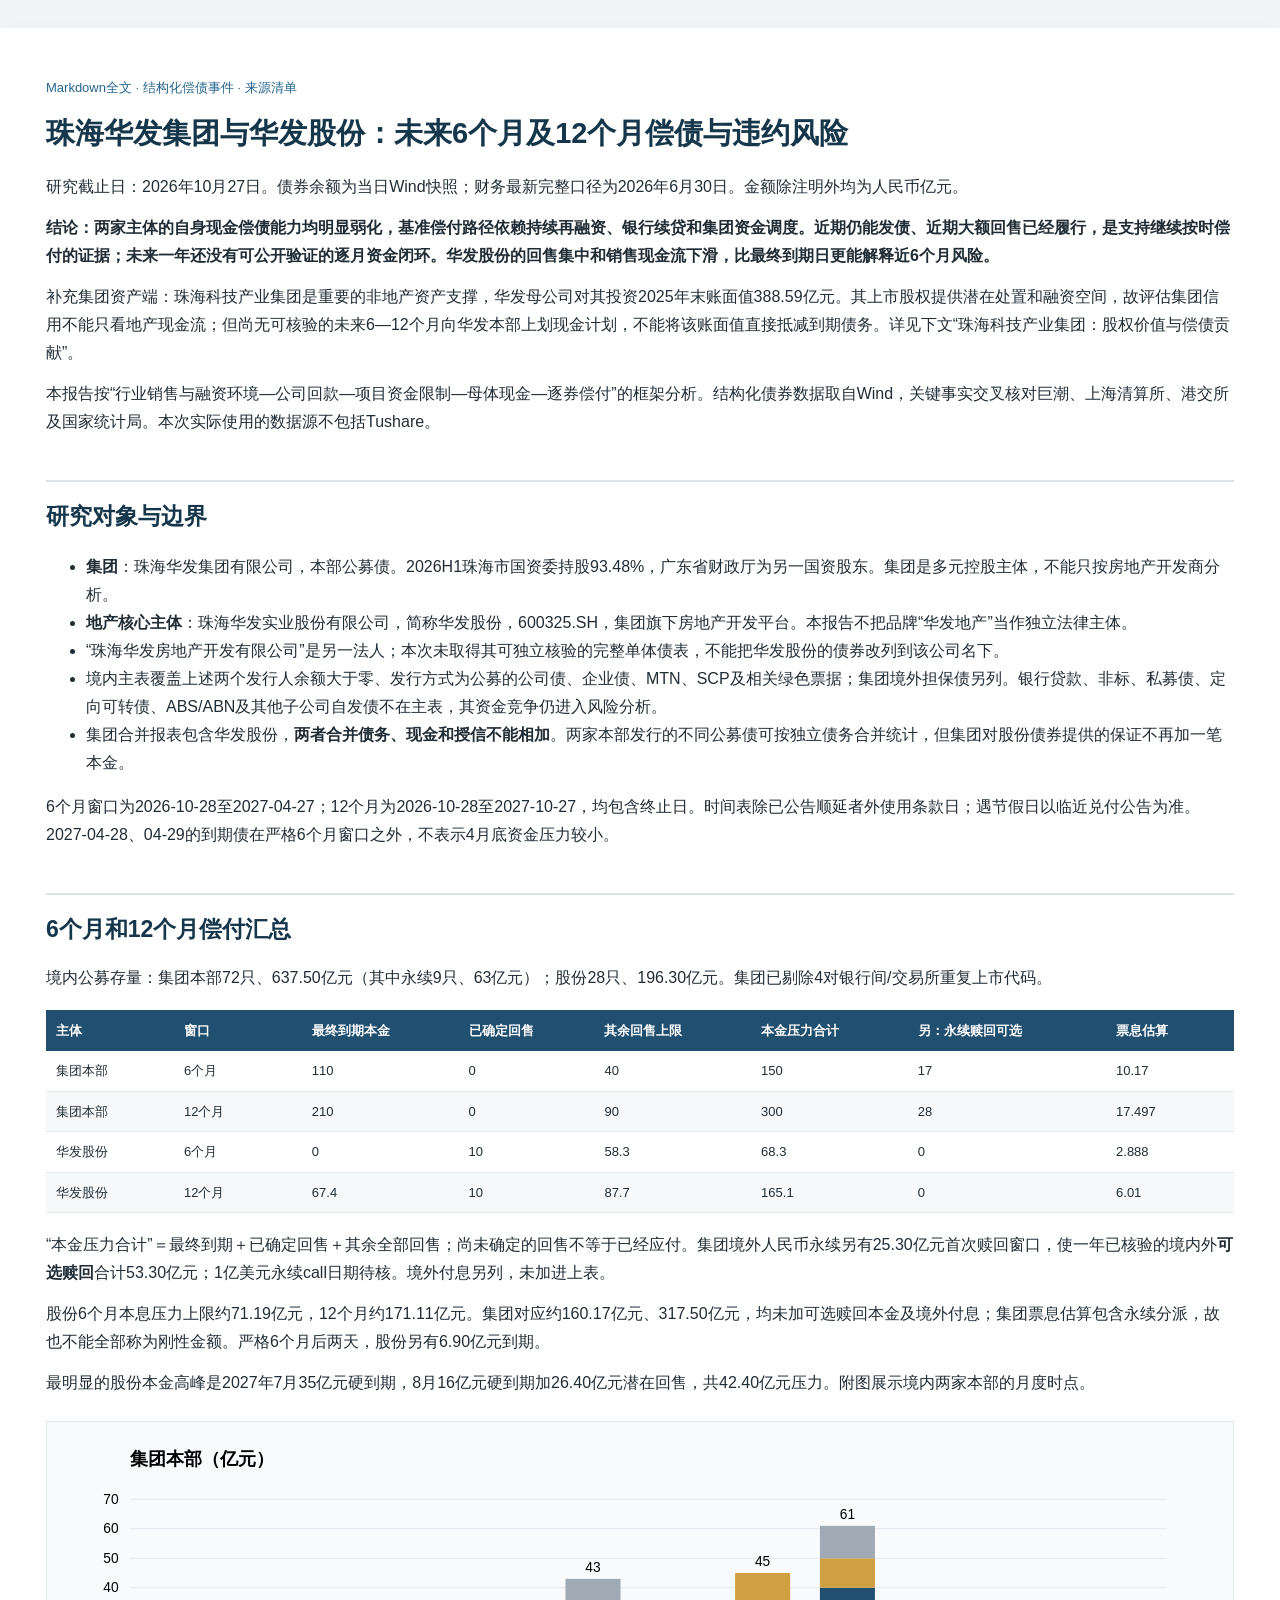
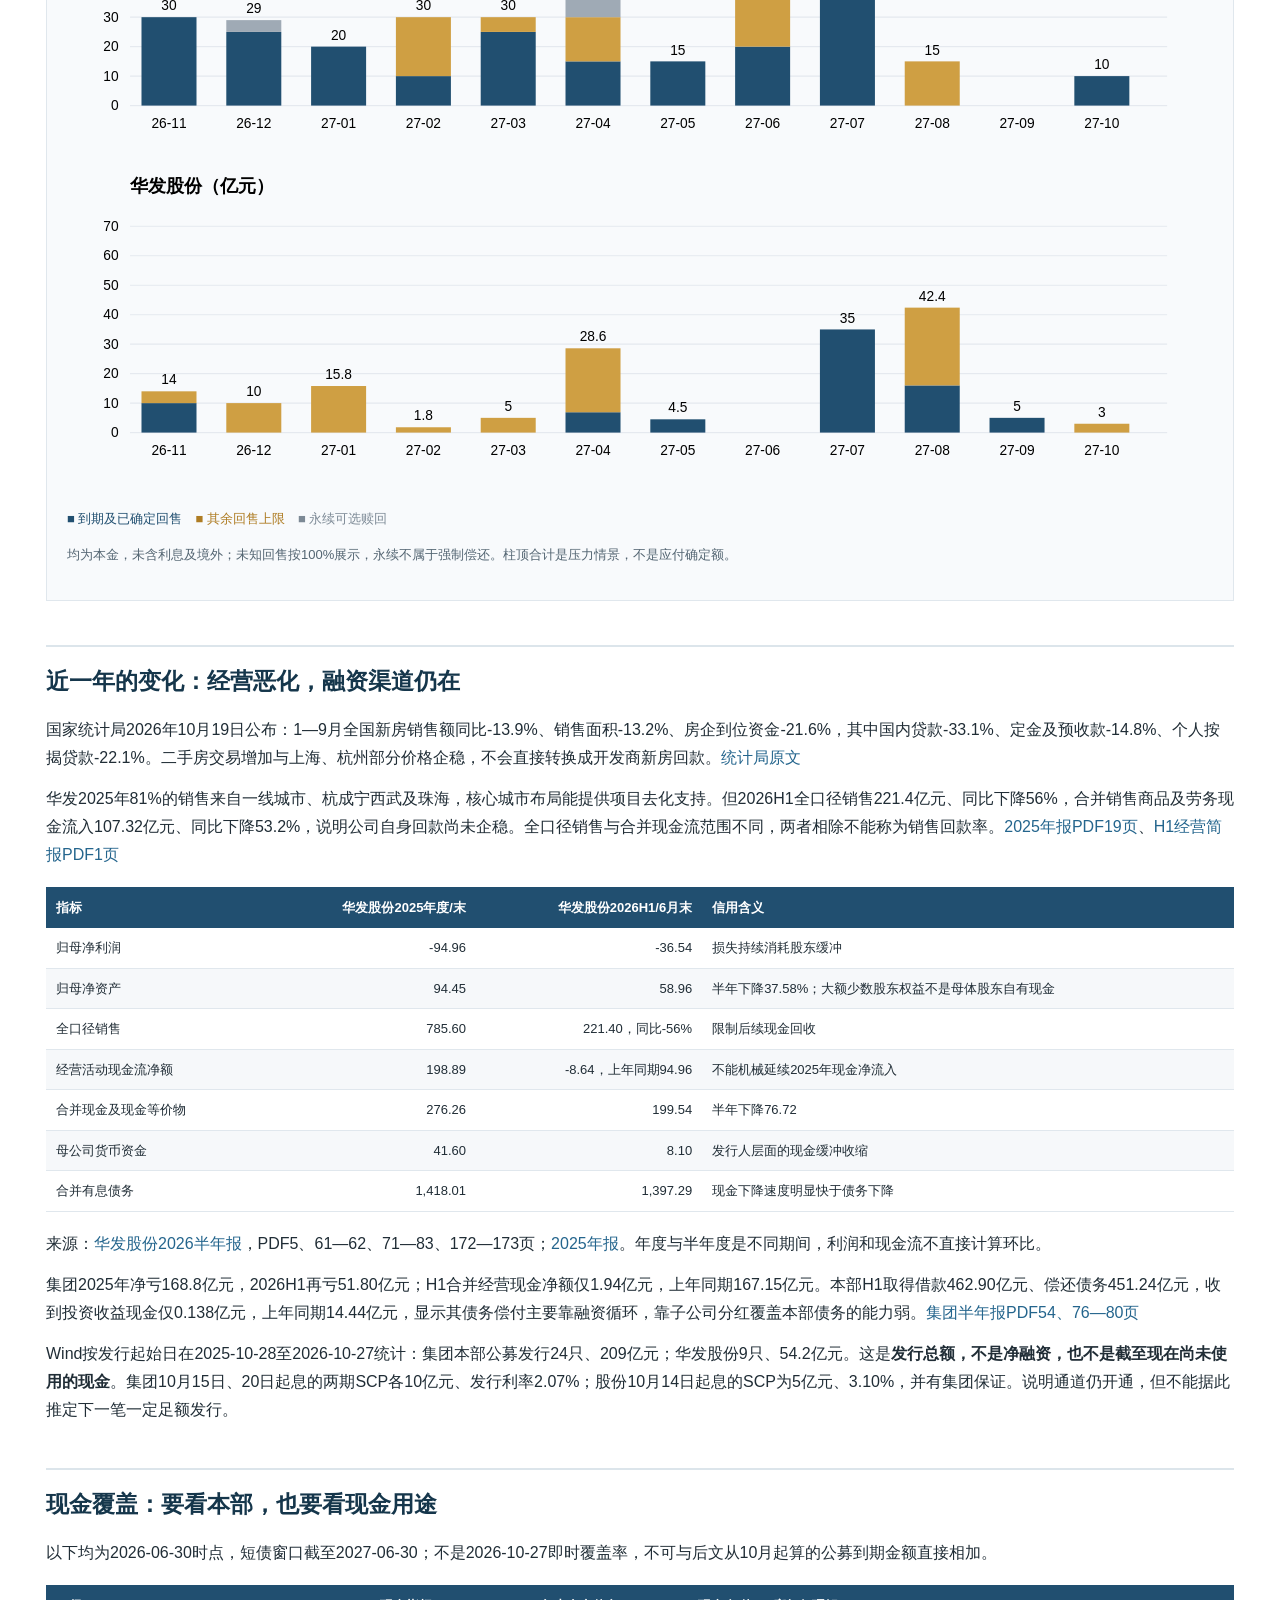
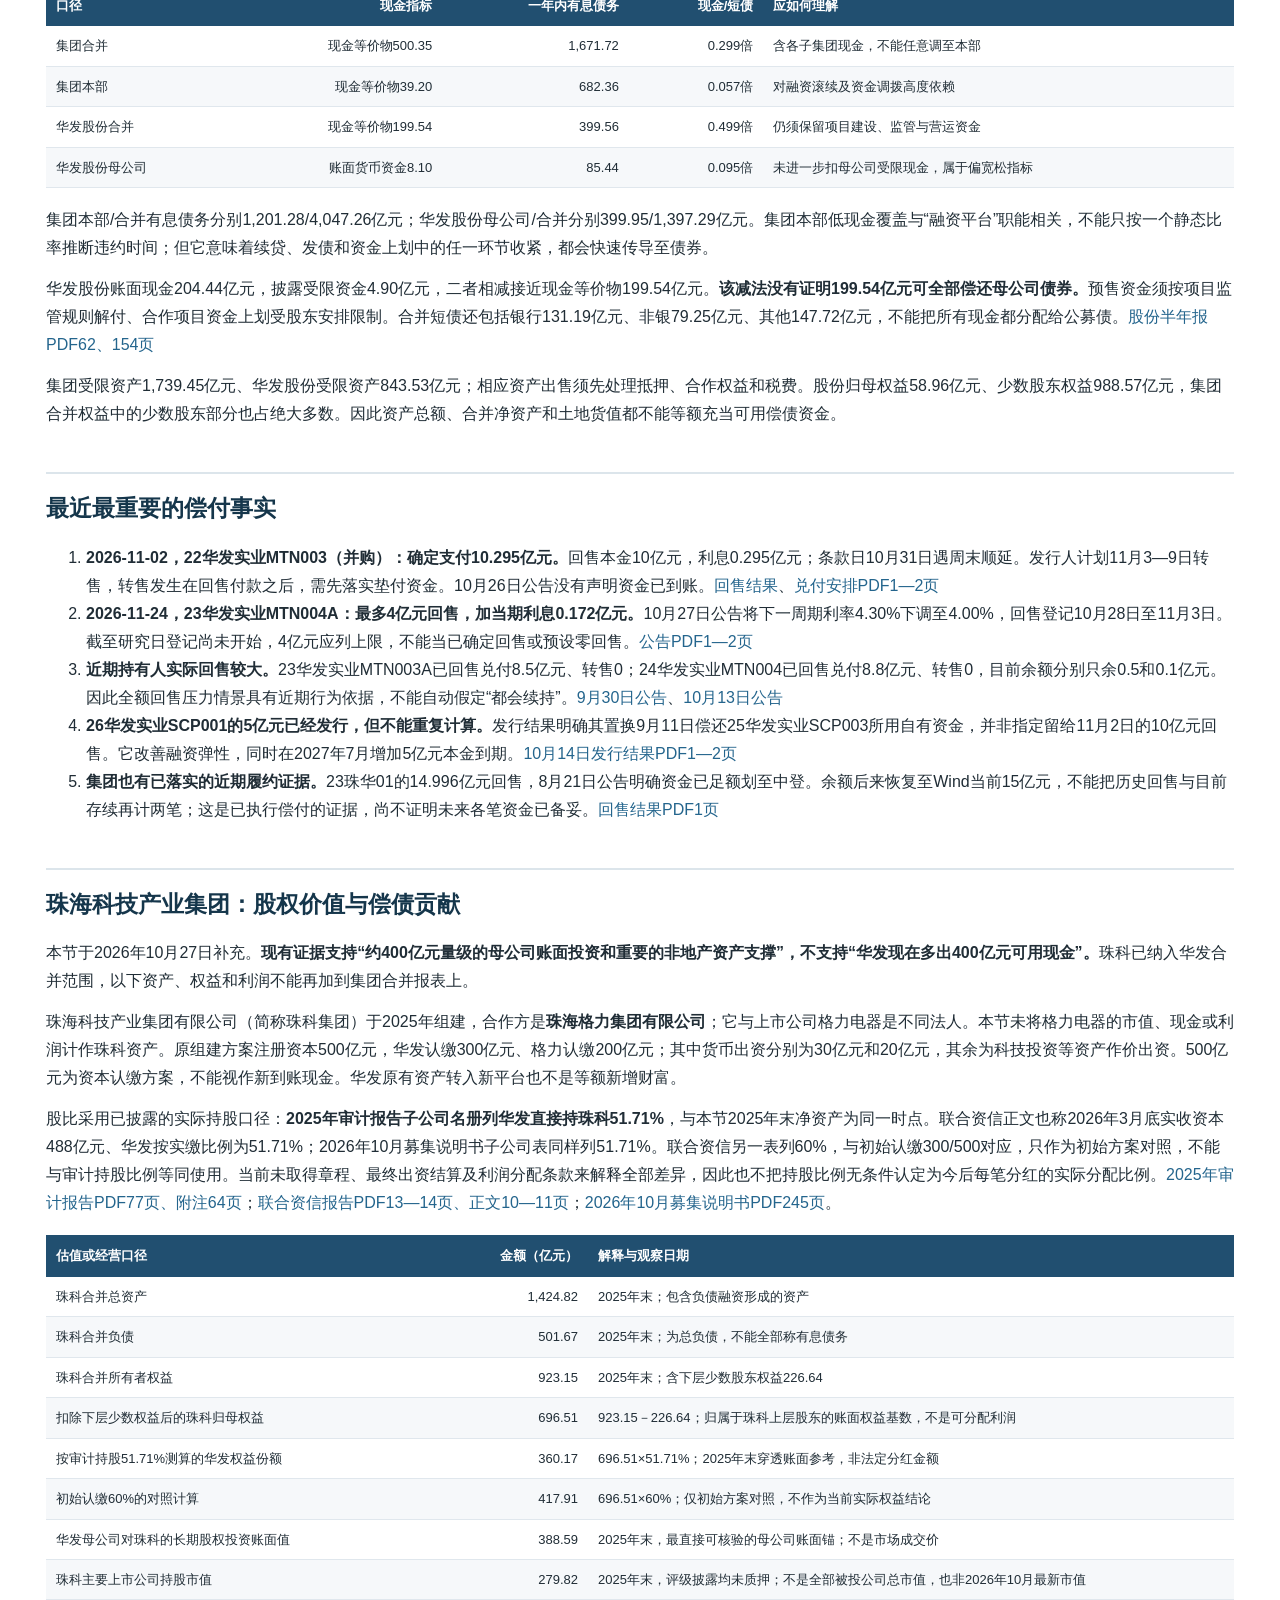
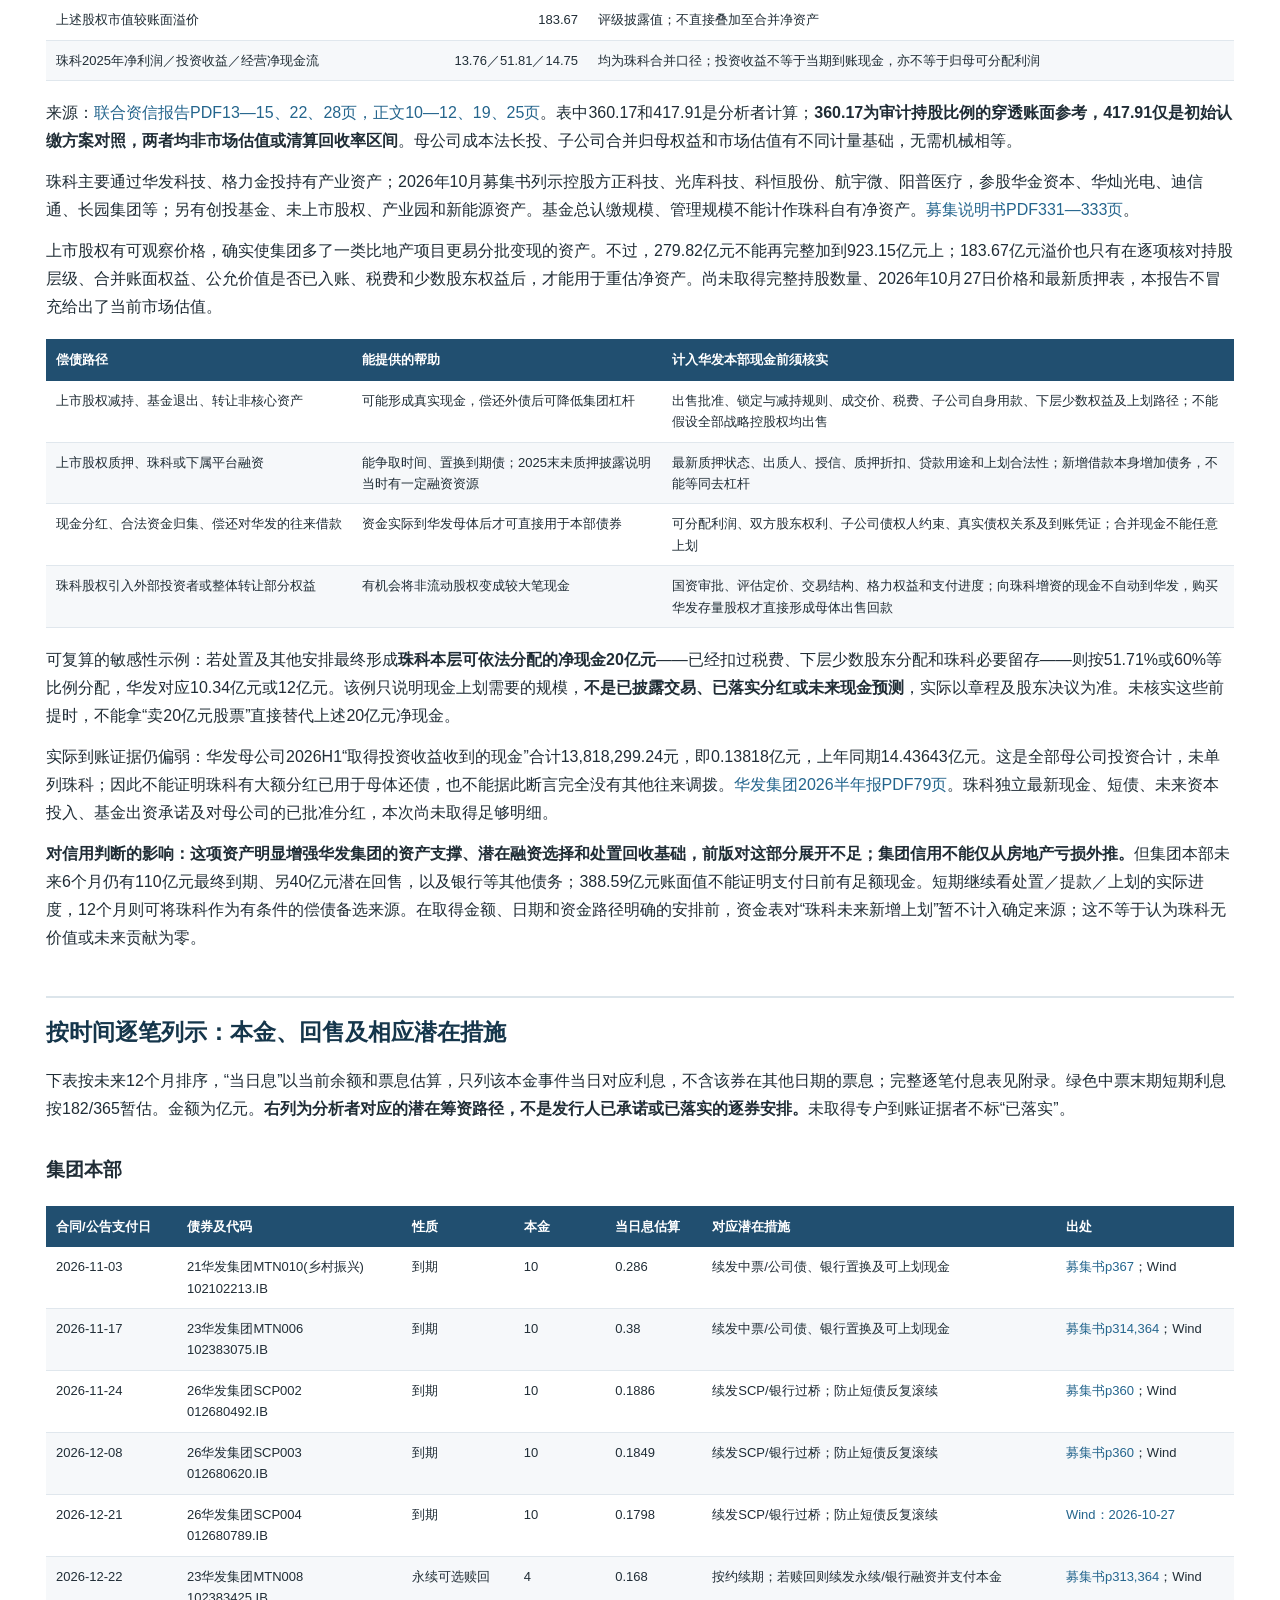
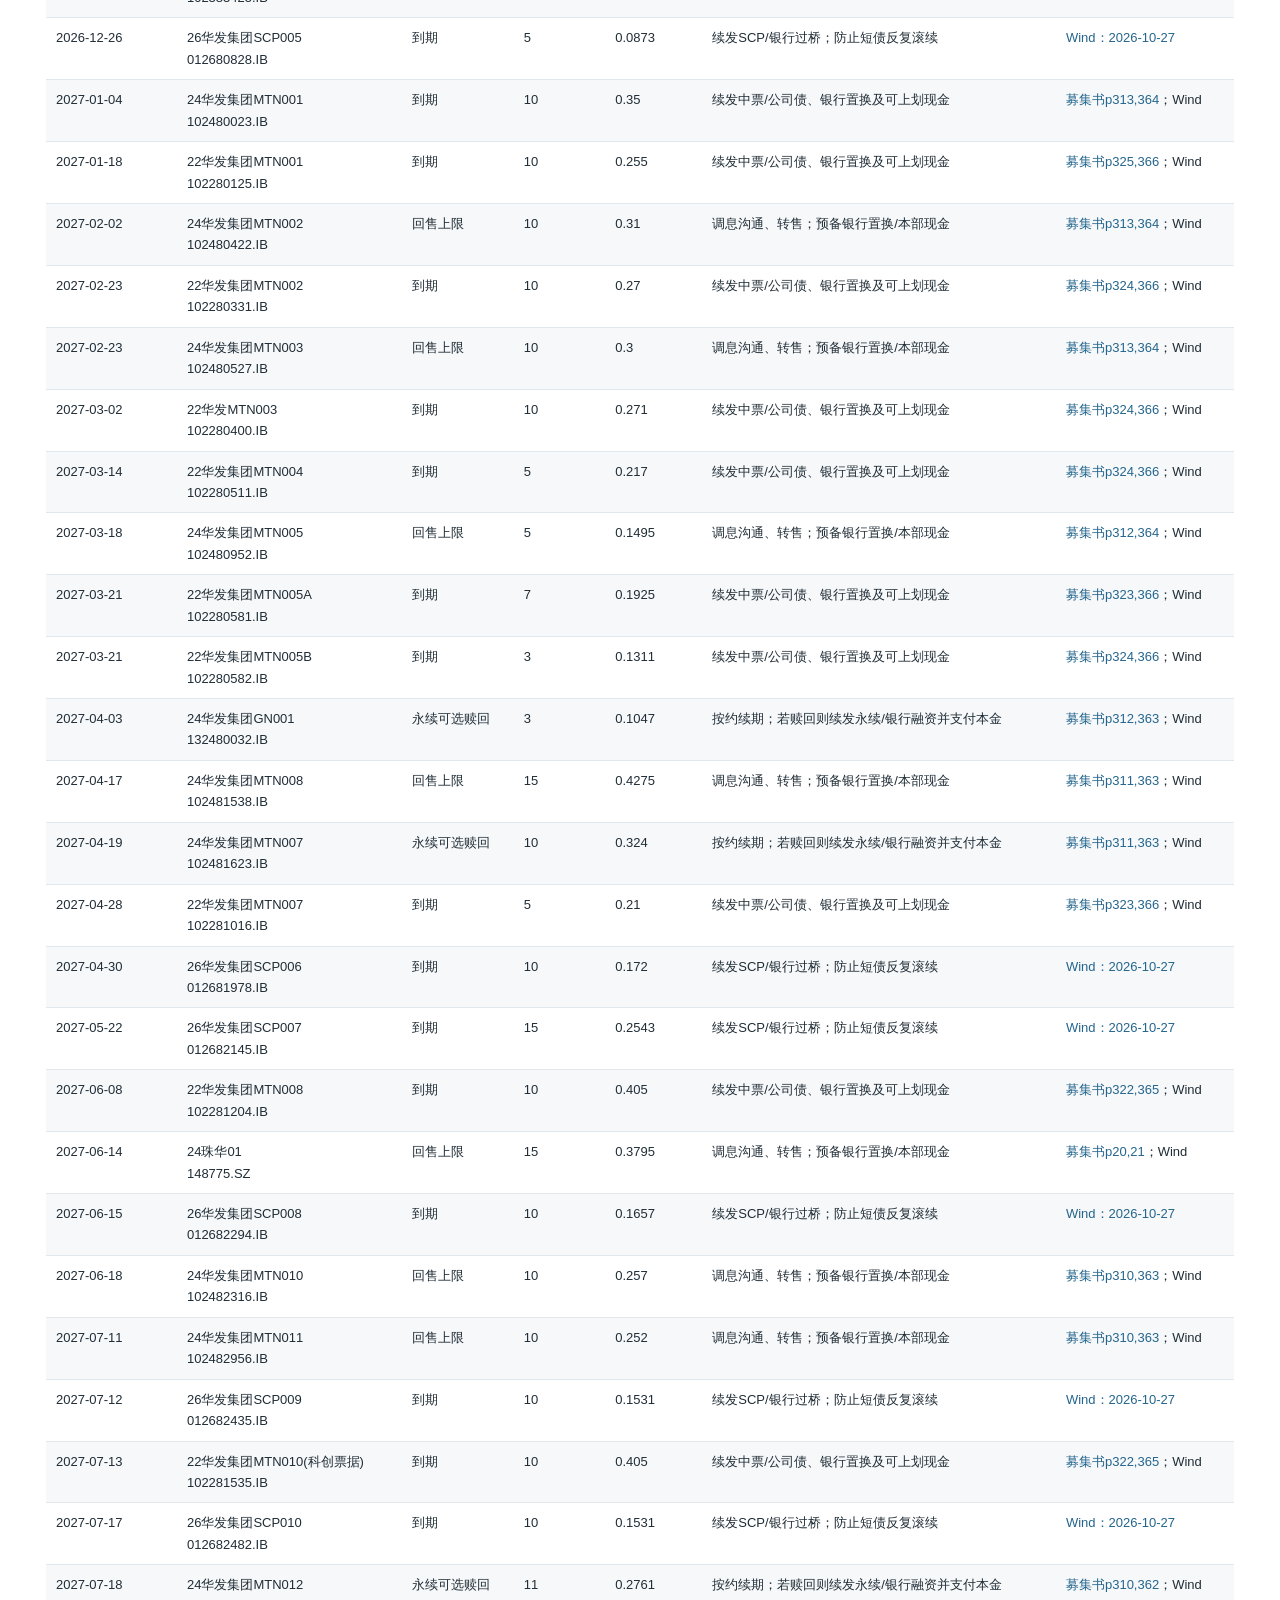
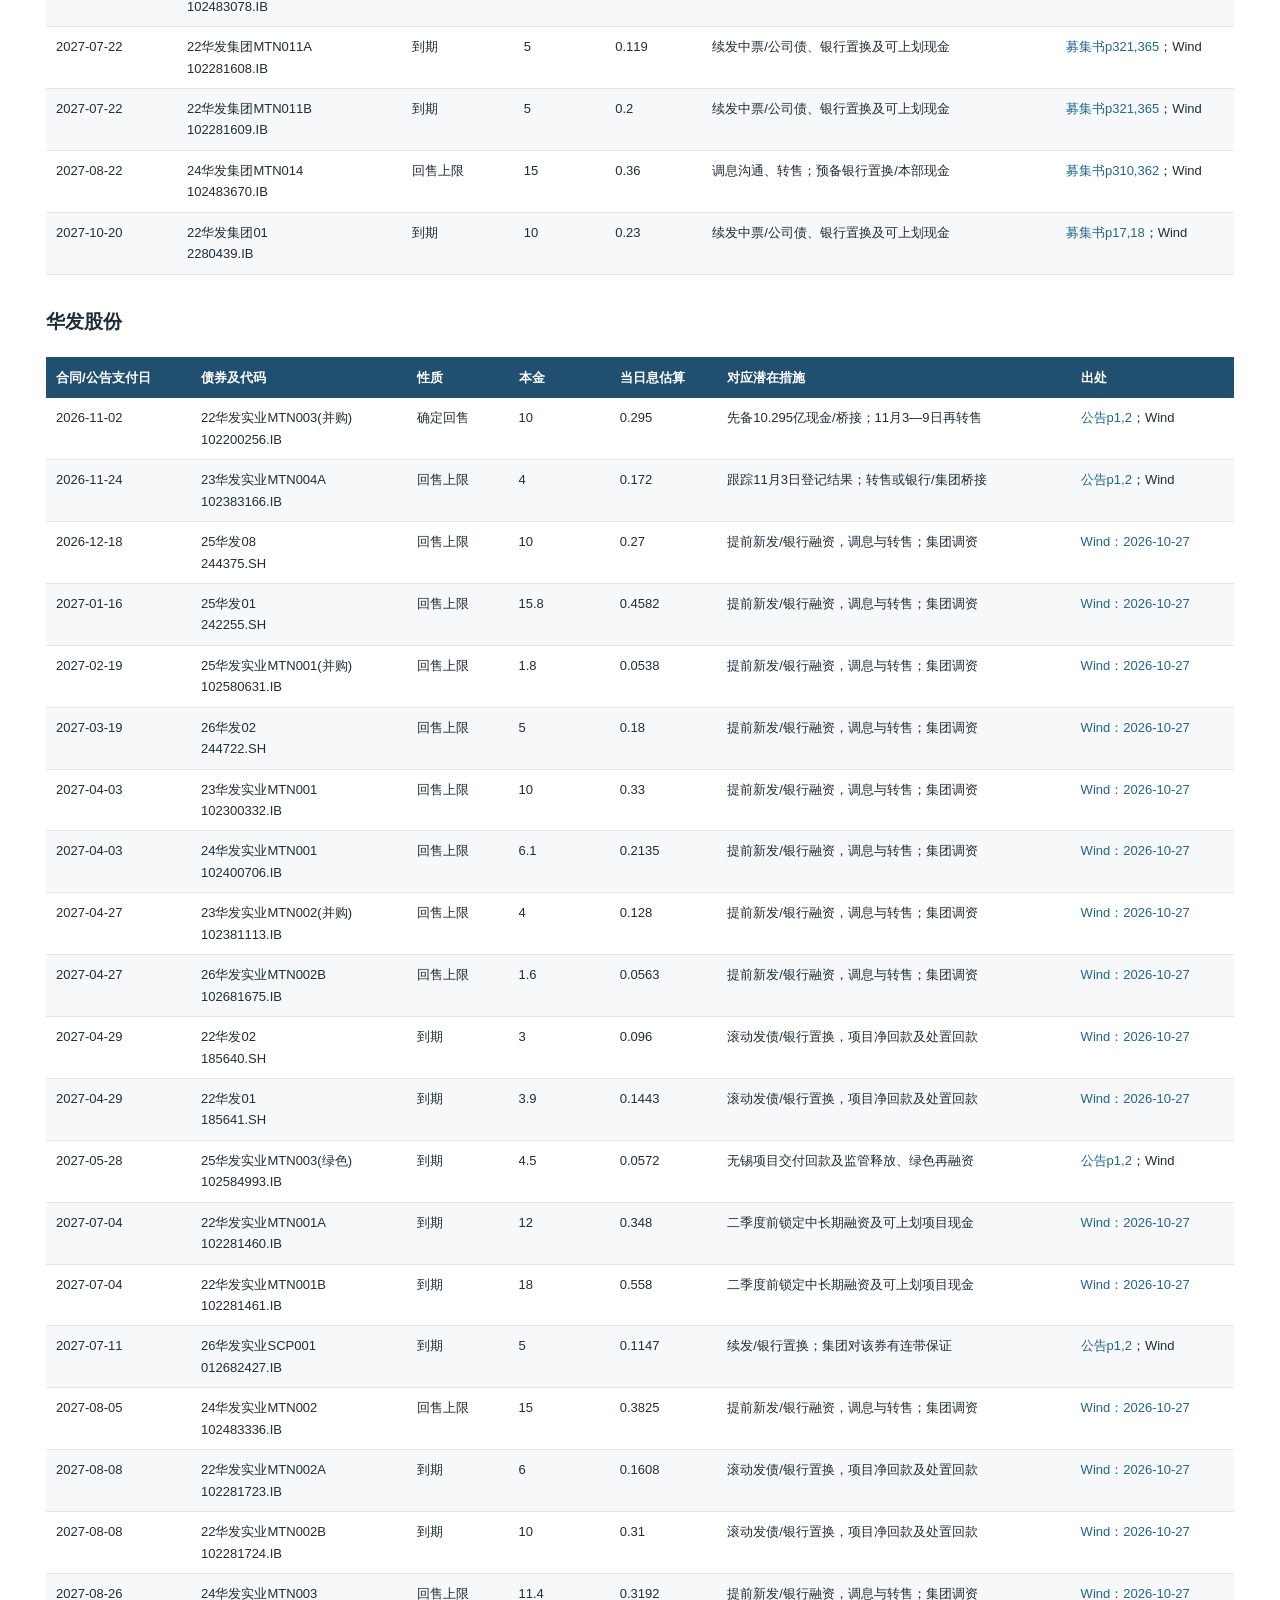
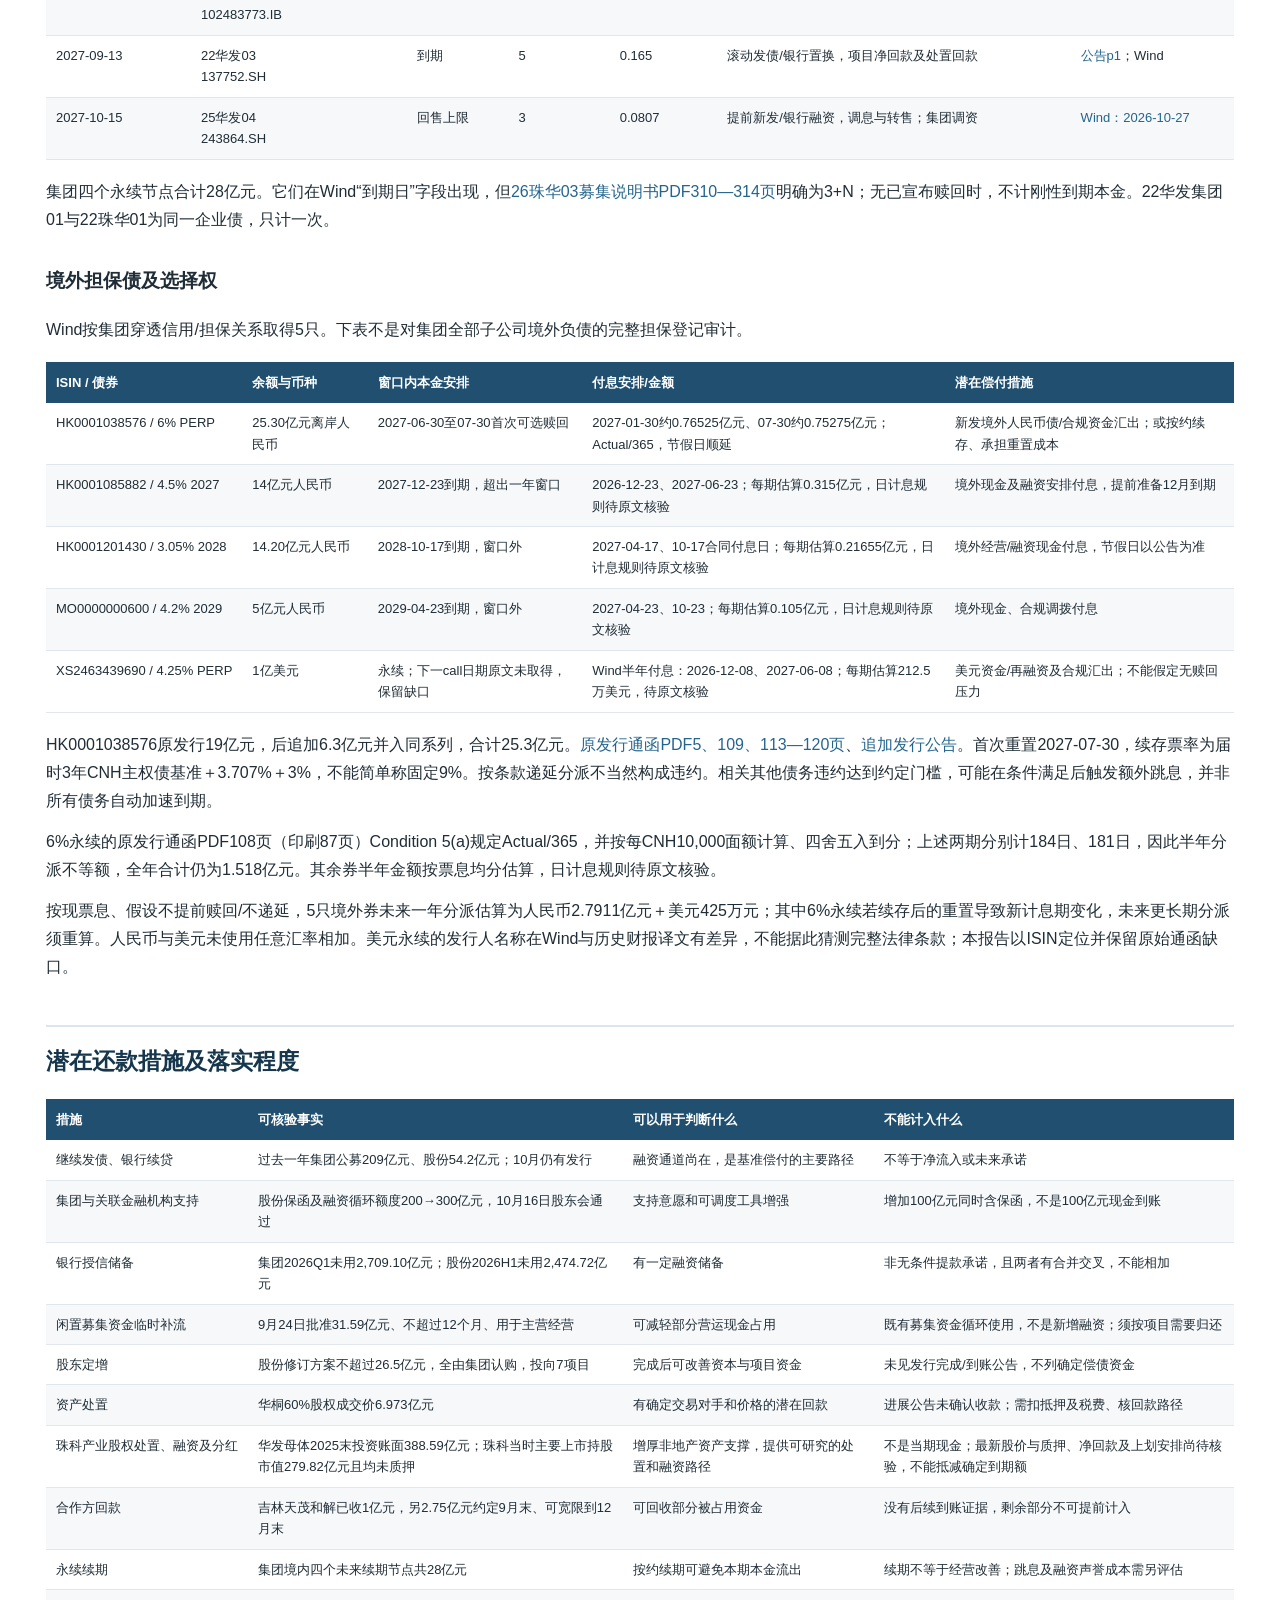
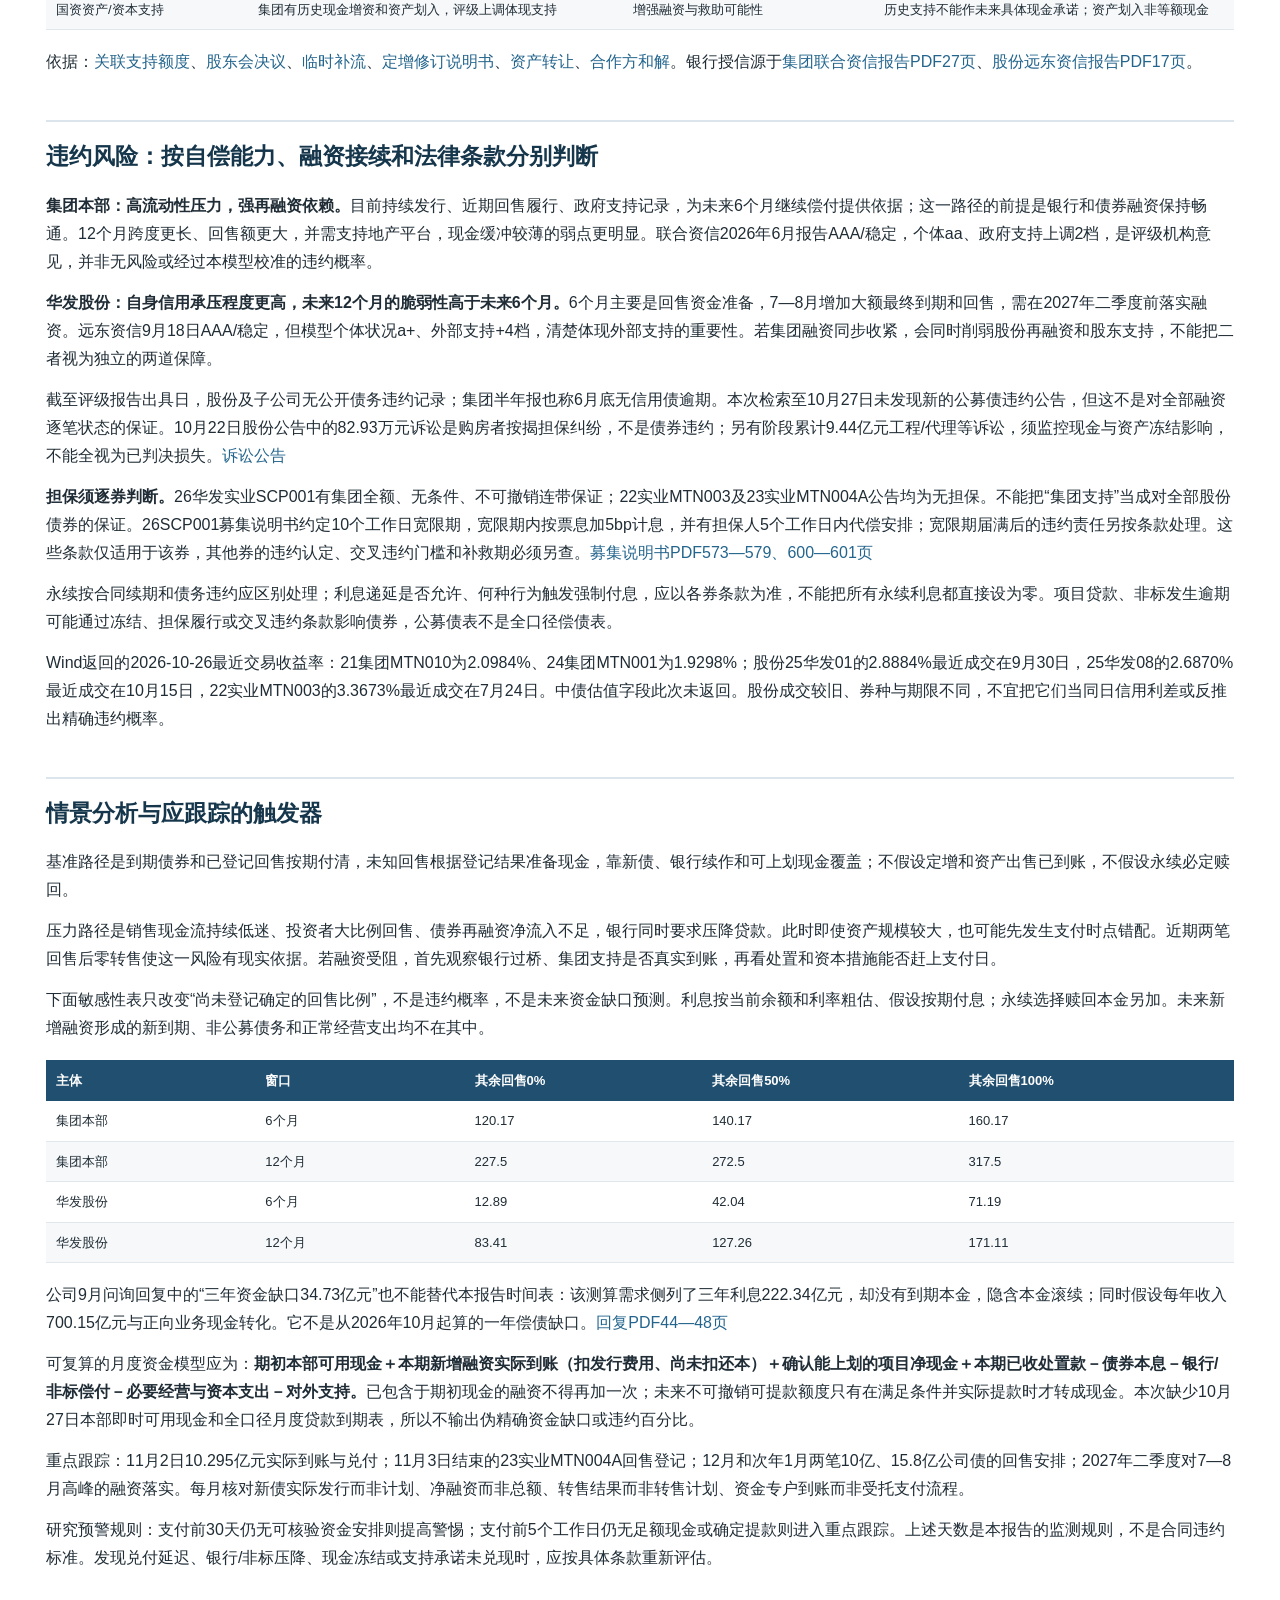
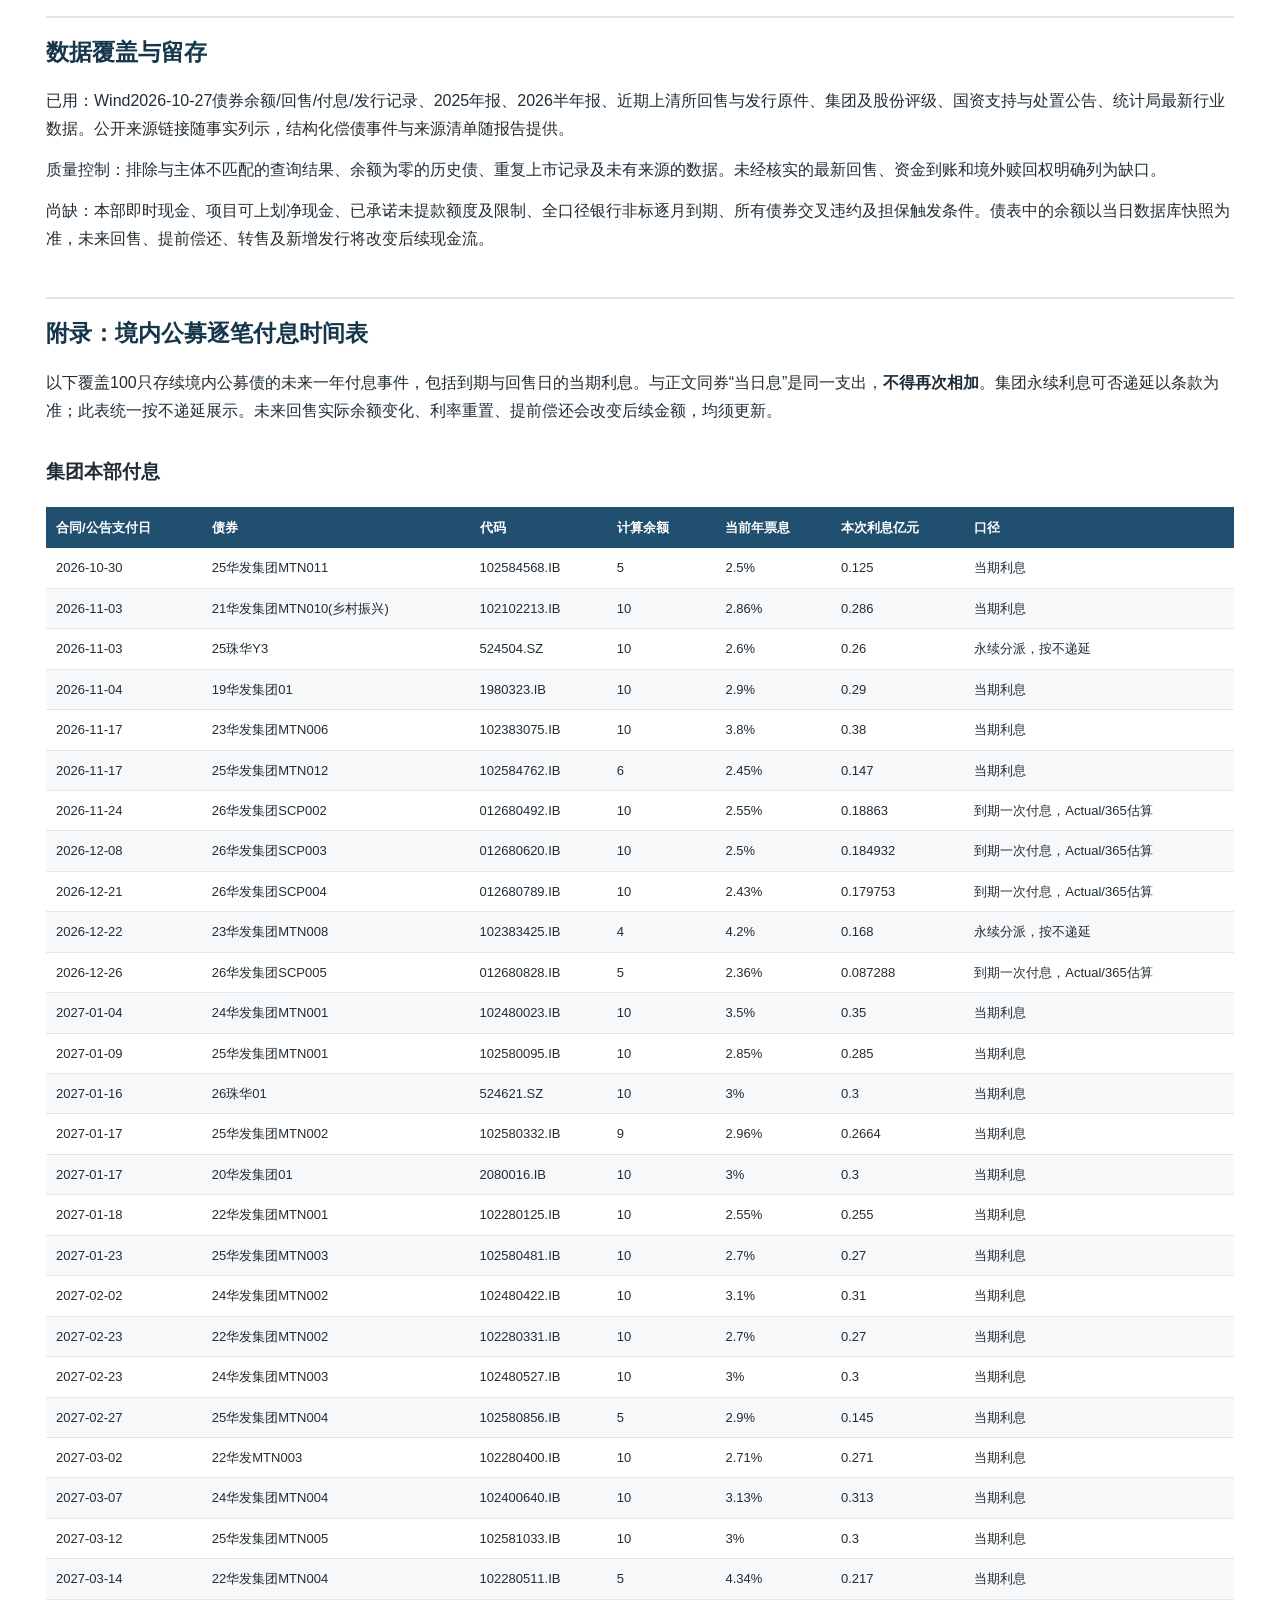
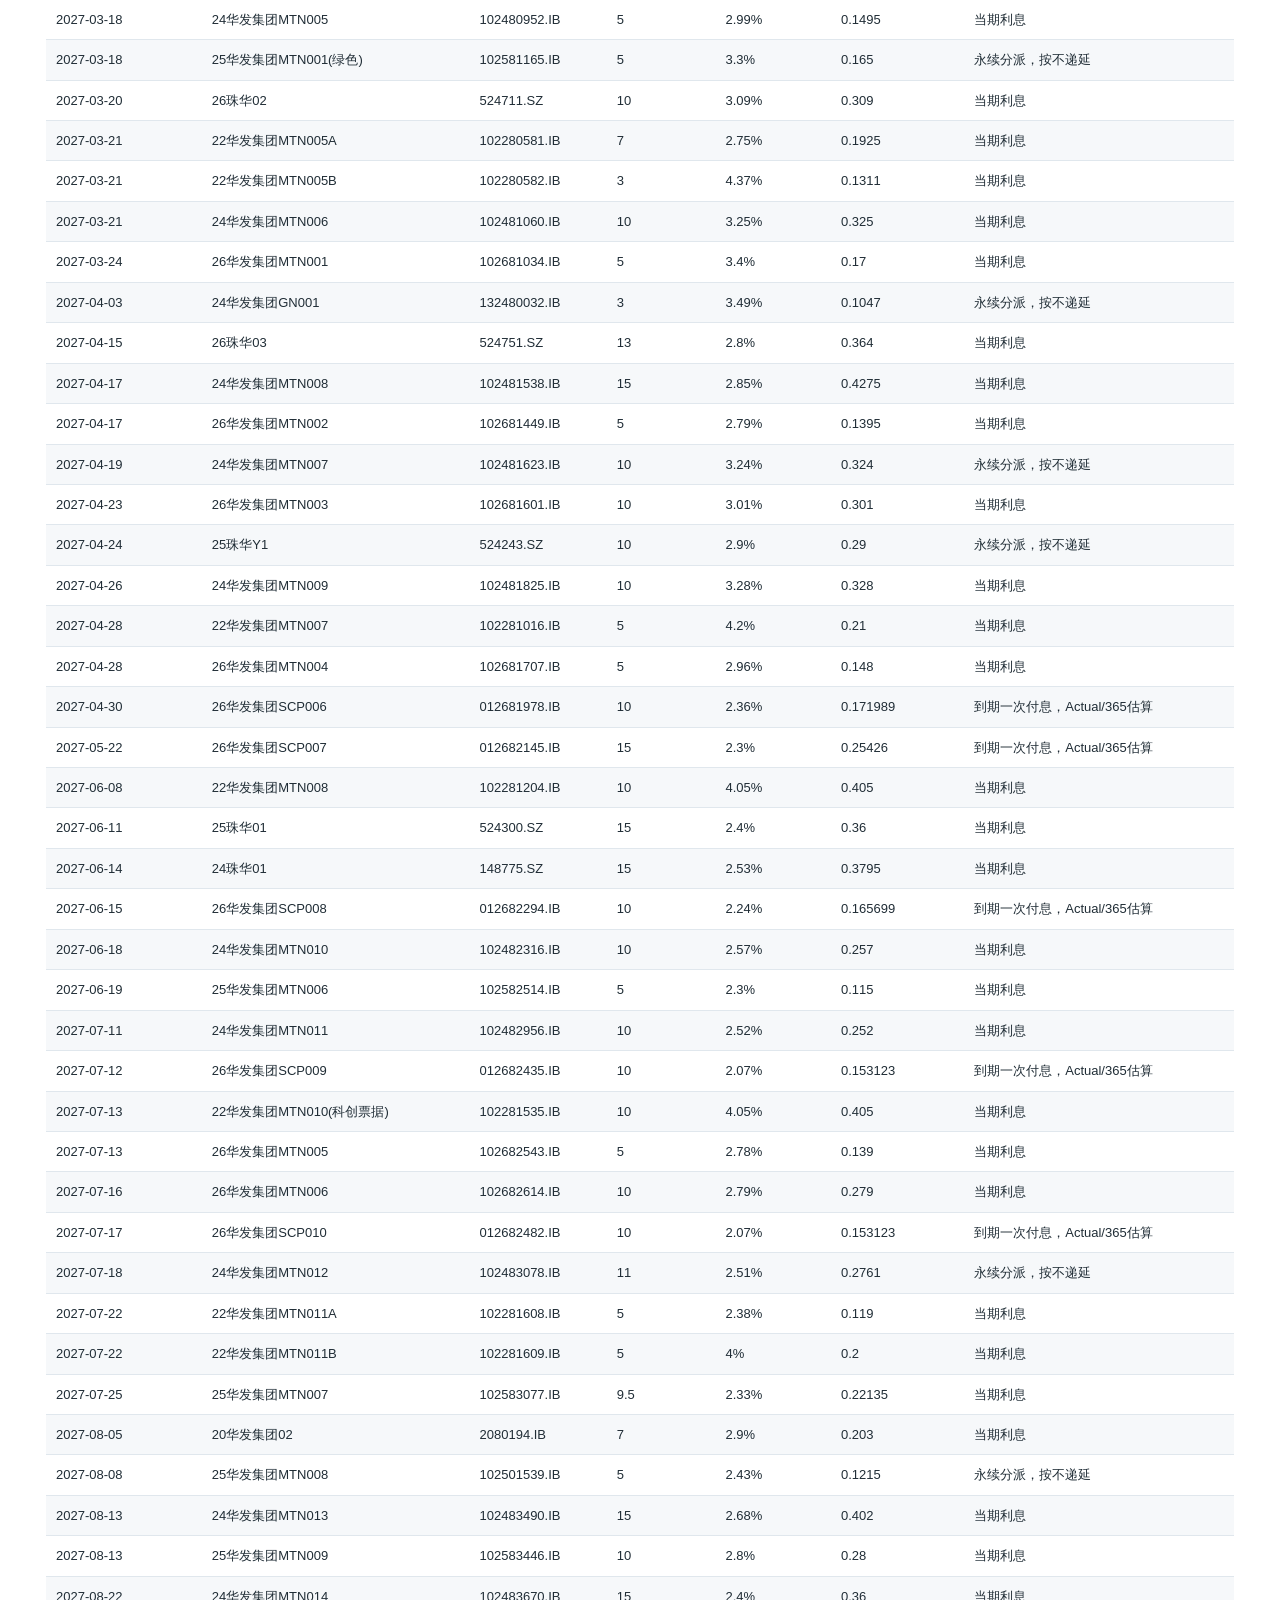
<file: reports/2026-10-27/huafa-credit/index.html>
<!doctype html><html lang="zh-CN"><head><meta charset="utf-8"><meta name="viewport" content="width=device-width,initial-scale=1"><title>华发偿债与违约风险分析｜2026-10-27</title><style>body{margin:0;background:#f2f5f7;color:#202d36;font:16px/1.75 "Microsoft YaHei","PingFang SC",Arial,sans-serif}main{max-width:1280px;margin:28px auto;padding:36px 46px;background:white;box-shadow:0 2px 16px #20384b0c}h1{font-size:29px;line-height:1.4;margin:0 0 20px;color:#15364b}h2{font-size:23px;margin:44px 0 15px;padding-top:14px;border-top:2px solid #dce5eb;color:#15364b}h3{font-size:19px;margin-top:30px}a{color:#24658d;text-decoration:none;overflow-wrap:anywhere}a:hover{text-decoration:underline}p{margin:13px 0}.table-wrap{overflow-x:auto;margin:18px 0}table{border-collapse:collapse;width:100%;font-size:13px;line-height:1.65}th{background:#214f70;color:white;text-align:left;white-space:nowrap;padding:10px}td{padding:9px 10px;border-bottom:1px solid #e0e7ed;vertical-align:top;min-width:60px}tr:nth-child(even){background:#f6f8fa}td:first-child{white-space:nowrap}code{background:#edf2f5;padding:2px 4px}.chart{margin:24px 0;padding:20px;background:#f8fafc;border:1px solid #e0e7ed}.chart svg{display:block;width:100%;height:auto;font-family:"Microsoft YaHei",Arial}.chart p{font-size:13px;color:#536572}.legend{font-size:14px}.print-note{font-size:13px;color:#5c6a75}@media(max-width:800px){main{margin:0;padding:22px 16px}body{font-size:15px}h1{font-size:24px}h2{font-size:20px}table{min-width:850px}.chart{padding:8px}}@media print{body{background:white}main{box-shadow:none;margin:0;padding:0;max-width:none}table{font-size:10px}h2,h3{break-after:avoid}.table-wrap{overflow:visible}a{color:#202d36}}</style></head><body><main><p class="print-note"><a href="report.md">Markdown全文</a> · <a href="repayment-schedule.json">结构化偿债事件</a> · <a href="sources.json">来源清单</a></p><h1 id="612">珠海华发集团与华发股份：未来6个月及12个月偿债与违约风险</h1>
<p>研究截止日：2026年10月27日。债券余额为当日Wind快照；财务最新完整口径为2026年6月30日。金额除注明外均为人民币亿元。</p>
<p><strong>结论：两家主体的自身现金偿债能力均明显弱化，基准偿付路径依赖持续再融资、银行续贷和集团资金调度。近期仍能发债、近期大额回售已经履行，是支持继续按时偿付的证据；未来一年还没有可公开验证的逐月资金闭环。华发股份的回售集中和销售现金流下滑，比最终到期日更能解释近6个月风险。</strong></p>
<p>补充集团资产端：珠海科技产业集团是重要的非地产资产支撑，华发母公司对其投资2025年末账面值388.59亿元。其上市股权提供潜在处置和融资空间，故评估集团信用不能只看地产现金流；但尚无可核验的未来6—12个月向华发本部上划现金计划，不能将该账面值直接抵减到期债务。详见下文“珠海科技产业集团：股权价值与偿债贡献”。</p>
<p>本报告按“行业销售与融资环境—公司回款—项目资金限制—母体现金—逐券偿付”的框架分析。结构化债券数据取自Wind，关键事实交叉核对巨潮、上海清算所、港交所及国家统计局。本次实际使用的数据源不包括Tushare。</p>
<h2 id="_1">研究对象与边界</h2>
<ul>
<li><strong>集团</strong>：珠海华发集团有限公司，本部公募债。2026H1珠海市国资委持股93.48%，广东省财政厅为另一国资股东。集团是多元控股主体，不能只按房地产开发商分析。</li>
<li><strong>地产核心主体</strong>：珠海华发实业股份有限公司，简称华发股份，600325.SH，集团旗下房地产开发平台。本报告不把品牌“华发地产”当作独立法律主体。</li>
<li>“珠海华发房地产开发有限公司”是另一法人；本次未取得其可独立核验的完整单体债表，不能把华发股份的债券改列到该公司名下。</li>
<li>境内主表覆盖上述两个发行人余额大于零、发行方式为公募的公司债、企业债、MTN、SCP及相关绿色票据；集团境外担保债另列。银行贷款、非标、私募债、定向可转债、ABS/ABN及其他子公司自发债不在主表，其资金竞争仍进入风险分析。</li>
<li>集团合并报表包含华发股份，<strong>两者合并债务、现金和授信不能相加</strong>。两家本部发行的不同公募债可按独立债务合并统计，但集团对股份债券提供的保证不再加一笔本金。</li>
</ul>
<p>6个月窗口为2026-10-28至2027-04-27；12个月为2026-10-28至2027-10-27，均包含终止日。时间表除已公告顺延者外使用条款日；遇节假日以临近兑付公告为准。2027-04-28、04-29的到期债在严格6个月窗口之外，不表示4月底资金压力较小。</p>
<h2 id="612_1">6个月和12个月偿付汇总</h2>
<p>境内公募存量：集团本部72只、637.50亿元（其中永续9只、63亿元）；股份28只、196.30亿元。集团已剔除4对银行间/交易所重复上市代码。</p>
<div class="table-wrap"><table>
<thead>
<tr>
<th>主体</th>
<th>窗口</th>
<th>最终到期本金</th>
<th>已确定回售</th>
<th>其余回售上限</th>
<th>本金压力合计</th>
<th>另：永续赎回可选</th>
<th>票息估算</th>
</tr>
</thead>
<tbody>
<tr>
<td>集团本部</td>
<td>6个月</td>
<td>110</td>
<td>0</td>
<td>40</td>
<td>150</td>
<td>17</td>
<td>10.17</td>
</tr>
<tr>
<td>集团本部</td>
<td>12个月</td>
<td>210</td>
<td>0</td>
<td>90</td>
<td>300</td>
<td>28</td>
<td>17.497</td>
</tr>
<tr>
<td>华发股份</td>
<td>6个月</td>
<td>0</td>
<td>10</td>
<td>58.3</td>
<td>68.3</td>
<td>0</td>
<td>2.888</td>
</tr>
<tr>
<td>华发股份</td>
<td>12个月</td>
<td>67.4</td>
<td>10</td>
<td>87.7</td>
<td>165.1</td>
<td>0</td>
<td>6.01</td>
</tr>
</tbody>
</table></div>
<p>“本金压力合计”＝最终到期＋已确定回售＋其余全部回售；尚未确定的回售不等于已经应付。集团境外人民币永续另有25.30亿元首次赎回窗口，使一年已核验的境内外<strong>可选赎回</strong>合计53.30亿元；1亿美元永续call日期待核。境外付息另列，未加进上表。</p>
<p>股份6个月本息压力上限约71.19亿元，12个月约171.11亿元。集团对应约160.17亿元、317.50亿元，均未加可选赎回本金及境外付息；集团票息估算包含永续分派，故也不能全部称为刚性金额。严格6个月后两天，股份另有6.90亿元到期。</p>
<p>最明显的股份本金高峰是2027年7月35亿元硬到期，8月16亿元硬到期加26.40亿元潜在回售，共42.40亿元压力。附图展示境内两家本部的月度时点。</p>
<div class="chart"><svg viewBox="0 0 1000 285" role="img" aria-label="集团本部，单位亿元" xmlns="http://www.w3.org/2000/svg"><text x="55" y="20" font-size="16" font-weight="600">集团本部（亿元）</text><line x1="55" y1="230.0" x2="960" y2="230.0" stroke="#e5e9ef"/><text x="45" y="234.0" text-anchor="end" font-size="12">0</text><line x1="55" y1="204.28571428571428" x2="960" y2="204.28571428571428" stroke="#e5e9ef"/><text x="45" y="208.28571428571428" text-anchor="end" font-size="12">10</text><line x1="55" y1="178.57142857142858" x2="960" y2="178.57142857142858" stroke="#e5e9ef"/><text x="45" y="182.57142857142858" text-anchor="end" font-size="12">20</text><line x1="55" y1="152.85714285714286" x2="960" y2="152.85714285714286" stroke="#e5e9ef"/><text x="45" y="156.85714285714286" text-anchor="end" font-size="12">30</text><line x1="55" y1="127.14285714285715" x2="960" y2="127.14285714285715" stroke="#e5e9ef"/><text x="45" y="131.14285714285717" text-anchor="end" font-size="12">40</text><line x1="55" y1="101.42857142857142" x2="960" y2="101.42857142857142" stroke="#e5e9ef"/><text x="45" y="105.42857142857142" text-anchor="end" font-size="12">50</text><line x1="55" y1="75.71428571428572" x2="960" y2="75.71428571428572" stroke="#e5e9ef"/><text x="45" y="79.71428571428572" text-anchor="end" font-size="12">60</text><line x1="55" y1="50.0" x2="960" y2="50.0" stroke="#e5e9ef"/><text x="45" y="54.0" text-anchor="end" font-size="12">70</text><rect x="65" y="152.85714285714286" width="48" height="77.14285714285714" fill="#214f70"><title>2026-11: 30.00亿元</title></rect><text x="89.0" y="146.85714285714286" text-anchor="middle" font-size="12">30</text><text x="89.0" y="250" text-anchor="middle" font-size="12">26-11</text><rect x="139" y="165.71428571428572" width="48" height="64.28571428571429" fill="#214f70"><title>2026-12: 25.00亿元</title></rect><rect x="139" y="155.42857142857144" width="48" height="10.285714285714285" fill="#9faab5"><title>2026-12: 4.00亿元</title></rect><text x="163.0" y="149.42857142857144" text-anchor="middle" font-size="12">29</text><text x="163.0" y="250" text-anchor="middle" font-size="12">26-12</text><rect x="213" y="178.57142857142858" width="48" height="51.42857142857142" fill="#214f70"><title>2027-01: 20.00亿元</title></rect><text x="237.0" y="172.57142857142858" text-anchor="middle" font-size="12">20</text><text x="237.0" y="250" text-anchor="middle" font-size="12">27-01</text><rect x="287" y="204.28571428571428" width="48" height="25.71428571428571" fill="#214f70"><title>2027-02: 10.00亿元</title></rect><rect x="287" y="152.85714285714286" width="48" height="51.42857142857142" fill="#cf9f43"><title>2027-02: 20.00亿元</title></rect><text x="311.0" y="146.85714285714286" text-anchor="middle" font-size="12">30</text><text x="311.0" y="250" text-anchor="middle" font-size="12">27-02</text><rect x="361" y="165.71428571428572" width="48" height="64.28571428571429" fill="#214f70"><title>2027-03: 25.00亿元</title></rect><rect x="361" y="152.85714285714286" width="48" height="12.857142857142856" fill="#cf9f43"><title>2027-03: 5.00亿元</title></rect><text x="385.0" y="146.85714285714286" text-anchor="middle" font-size="12">30</text><text x="385.0" y="250" text-anchor="middle" font-size="12">27-03</text><rect x="435" y="191.42857142857144" width="48" height="38.57142857142857" fill="#214f70"><title>2027-04: 15.00亿元</title></rect><rect x="435" y="152.8571428571429" width="48" height="38.57142857142857" fill="#cf9f43"><title>2027-04: 15.00亿元</title></rect><rect x="435" y="119.42857142857146" width="48" height="33.42857142857143" fill="#9faab5"><title>2027-04: 13.00亿元</title></rect><text x="459.0" y="113.42857142857146" text-anchor="middle" font-size="12">43</text><text x="459.0" y="250" text-anchor="middle" font-size="12">27-04</text><rect x="509" y="191.42857142857144" width="48" height="38.57142857142857" fill="#214f70"><title>2027-05: 15.00亿元</title></rect><text x="533.0" y="185.42857142857144" text-anchor="middle" font-size="12">15</text><text x="533.0" y="250" text-anchor="middle" font-size="12">27-05</text><rect x="583" y="178.57142857142858" width="48" height="51.42857142857142" fill="#214f70"><title>2027-06: 20.00亿元</title></rect><rect x="583" y="114.28571428571429" width="48" height="64.28571428571429" fill="#cf9f43"><title>2027-06: 25.00亿元</title></rect><text x="607.0" y="108.28571428571429" text-anchor="middle" font-size="12">45</text><text x="607.0" y="250" text-anchor="middle" font-size="12">27-06</text><rect x="657" y="127.14285714285715" width="48" height="102.85714285714285" fill="#214f70"><title>2027-07: 40.00亿元</title></rect><rect x="657" y="101.42857142857144" width="48" height="25.71428571428571" fill="#cf9f43"><title>2027-07: 10.00亿元</title></rect><rect x="657" y="73.14285714285717" width="48" height="28.285714285714285" fill="#9faab5"><title>2027-07: 11.00亿元</title></rect><text x="681.0" y="67.14285714285717" text-anchor="middle" font-size="12">61</text><text x="681.0" y="250" text-anchor="middle" font-size="12">27-07</text><rect x="731" y="191.42857142857144" width="48" height="38.57142857142857" fill="#cf9f43"><title>2027-08: 15.00亿元</title></rect><text x="755.0" y="185.42857142857144" text-anchor="middle" font-size="12">15</text><text x="755.0" y="250" text-anchor="middle" font-size="12">27-08</text><text x="829.0" y="250" text-anchor="middle" font-size="12">27-09</text><rect x="879" y="204.28571428571428" width="48" height="25.71428571428571" fill="#214f70"><title>2027-10: 10.00亿元</title></rect><text x="903.0" y="198.28571428571428" text-anchor="middle" font-size="12">10</text><text x="903.0" y="250" text-anchor="middle" font-size="12">27-10</text></svg><svg viewBox="0 0 1000 285" role="img" aria-label="华发股份，单位亿元" xmlns="http://www.w3.org/2000/svg"><text x="55" y="20" font-size="16" font-weight="600">华发股份（亿元）</text><line x1="55" y1="230.0" x2="960" y2="230.0" stroke="#e5e9ef"/><text x="45" y="234.0" text-anchor="end" font-size="12">0</text><line x1="55" y1="204.28571428571428" x2="960" y2="204.28571428571428" stroke="#e5e9ef"/><text x="45" y="208.28571428571428" text-anchor="end" font-size="12">10</text><line x1="55" y1="178.57142857142858" x2="960" y2="178.57142857142858" stroke="#e5e9ef"/><text x="45" y="182.57142857142858" text-anchor="end" font-size="12">20</text><line x1="55" y1="152.85714285714286" x2="960" y2="152.85714285714286" stroke="#e5e9ef"/><text x="45" y="156.85714285714286" text-anchor="end" font-size="12">30</text><line x1="55" y1="127.14285714285715" x2="960" y2="127.14285714285715" stroke="#e5e9ef"/><text x="45" y="131.14285714285717" text-anchor="end" font-size="12">40</text><line x1="55" y1="101.42857142857142" x2="960" y2="101.42857142857142" stroke="#e5e9ef"/><text x="45" y="105.42857142857142" text-anchor="end" font-size="12">50</text><line x1="55" y1="75.71428571428572" x2="960" y2="75.71428571428572" stroke="#e5e9ef"/><text x="45" y="79.71428571428572" text-anchor="end" font-size="12">60</text><line x1="55" y1="50.0" x2="960" y2="50.0" stroke="#e5e9ef"/><text x="45" y="54.0" text-anchor="end" font-size="12">70</text><rect x="65" y="204.28571428571428" width="48" height="25.71428571428571" fill="#214f70"><title>2026-11: 10.00亿元</title></rect><rect x="65" y="194.0" width="48" height="10.285714285714285" fill="#cf9f43"><title>2026-11: 4.00亿元</title></rect><text x="89.0" y="188.0" text-anchor="middle" font-size="12">14</text><text x="89.0" y="250" text-anchor="middle" font-size="12">26-11</text><rect x="139" y="204.28571428571428" width="48" height="25.71428571428571" fill="#cf9f43"><title>2026-12: 10.00亿元</title></rect><text x="163.0" y="198.28571428571428" text-anchor="middle" font-size="12">10</text><text x="163.0" y="250" text-anchor="middle" font-size="12">26-12</text><rect x="213" y="189.37142857142857" width="48" height="40.62857142857143" fill="#cf9f43"><title>2027-01: 15.80亿元</title></rect><text x="237.0" y="183.37142857142857" text-anchor="middle" font-size="12">15.8</text><text x="237.0" y="250" text-anchor="middle" font-size="12">27-01</text><rect x="287" y="225.37142857142857" width="48" height="4.628571428571428" fill="#cf9f43"><title>2027-02: 1.80亿元</title></rect><text x="311.0" y="219.37142857142857" text-anchor="middle" font-size="12">1.8</text><text x="311.0" y="250" text-anchor="middle" font-size="12">27-02</text><rect x="361" y="217.14285714285714" width="48" height="12.857142857142856" fill="#cf9f43"><title>2027-03: 5.00亿元</title></rect><text x="385.0" y="211.14285714285714" text-anchor="middle" font-size="12">5</text><text x="385.0" y="250" text-anchor="middle" font-size="12">27-03</text><rect x="435" y="212.25714285714287" width="48" height="17.742857142857144" fill="#214f70"><title>2027-04: 6.90亿元</title></rect><rect x="435" y="156.45714285714286" width="48" height="55.80000000000001" fill="#cf9f43"><title>2027-04: 21.70亿元</title></rect><text x="459.0" y="150.45714285714286" text-anchor="middle" font-size="12">28.6</text><text x="459.0" y="250" text-anchor="middle" font-size="12">27-04</text><rect x="509" y="218.42857142857144" width="48" height="11.57142857142857" fill="#214f70"><title>2027-05: 4.50亿元</title></rect><text x="533.0" y="212.42857142857144" text-anchor="middle" font-size="12">4.5</text><text x="533.0" y="250" text-anchor="middle" font-size="12">27-05</text><text x="607.0" y="250" text-anchor="middle" font-size="12">27-06</text><rect x="657" y="140.0" width="48" height="90.0" fill="#214f70"><title>2027-07: 35.00亿元</title></rect><text x="681.0" y="134.0" text-anchor="middle" font-size="12">35</text><text x="681.0" y="250" text-anchor="middle" font-size="12">27-07</text><rect x="731" y="188.85714285714286" width="48" height="41.14285714285714" fill="#214f70"><title>2027-08: 16.00亿元</title></rect><rect x="731" y="120.97142857142858" width="48" height="67.88571428571429" fill="#cf9f43"><title>2027-08: 26.40亿元</title></rect><text x="755.0" y="114.97142857142858" text-anchor="middle" font-size="12">42.4</text><text x="755.0" y="250" text-anchor="middle" font-size="12">27-08</text><rect x="805" y="217.14285714285714" width="48" height="12.857142857142856" fill="#214f70"><title>2027-09: 5.00亿元</title></rect><text x="829.0" y="211.14285714285714" text-anchor="middle" font-size="12">5</text><text x="829.0" y="250" text-anchor="middle" font-size="12">27-09</text><rect x="879" y="222.28571428571428" width="48" height="7.714285714285714" fill="#cf9f43"><title>2027-10: 3.00亿元</title></rect><text x="903.0" y="216.28571428571428" text-anchor="middle" font-size="12">3</text><text x="903.0" y="250" text-anchor="middle" font-size="12">27-10</text></svg><p class="legend"><span style="color:#214f70">■ 到期及已确定回售</span>　<span style="color:#ae7c23">■ 其余回售上限</span>　<span style="color:#7c8995">■ 永续可选赎回</span></p><p>均为本金，未含利息及境外；未知回售按100%展示，永续不属于强制偿还。柱顶合计是压力情景，不是应付确定额。</p></div>

<h2 id="_2">近一年的变化：经营恶化，融资渠道仍在</h2>
<p>国家统计局2026年10月19日公布：1—9月全国新房销售额同比-13.9%、销售面积-13.2%、房企到位资金-21.6%，其中国内贷款-33.1%、定金及预收款-14.8%、个人按揭贷款-22.1%。二手房交易增加与上海、杭州部分价格企稳，不会直接转换成开发商新房回款。<a href="https://www.stats.gov.cn/sj/zxfb/202610/t20261019_1965615.html">统计局原文</a></p>
<p>华发2025年81%的销售来自一线城市、杭成宁西武及珠海，核心城市布局能提供项目去化支持。但2026H1全口径销售221.4亿元、同比下降56%，合并销售商品及劳务现金流入107.32亿元、同比下降53.2%，说明公司自身回款尚未企稳。全口径销售与合并现金流范围不同，两者相除不能称为销售回款率。<a href="https://static.cninfo.com.cn/finalpage/2026-04-25/1225196269.PDF">2025年报PDF19页</a>、<a href="https://static.cninfo.com.cn/finalpage/2026-08-31/1225534609.PDF">H1经营简报PDF1页</a></p>
<div class="table-wrap"><table>
<thead>
<tr>
<th>指标</th>
<th style="text-align: right;">华发股份2025年度/末</th>
<th style="text-align: right;">华发股份2026H1/6月末</th>
<th>信用含义</th>
</tr>
</thead>
<tbody>
<tr>
<td>归母净利润</td>
<td style="text-align: right;">-94.96</td>
<td style="text-align: right;">-36.54</td>
<td>损失持续消耗股东缓冲</td>
</tr>
<tr>
<td>归母净资产</td>
<td style="text-align: right;">94.45</td>
<td style="text-align: right;">58.96</td>
<td>半年下降37.58%；大额少数股东权益不是母体股东自有现金</td>
</tr>
<tr>
<td>全口径销售</td>
<td style="text-align: right;">785.60</td>
<td style="text-align: right;">221.40，同比-56%</td>
<td>限制后续现金回收</td>
</tr>
<tr>
<td>经营活动现金流净额</td>
<td style="text-align: right;">198.89</td>
<td style="text-align: right;">-8.64，上年同期94.96</td>
<td>不能机械延续2025年现金净流入</td>
</tr>
<tr>
<td>合并现金及现金等价物</td>
<td style="text-align: right;">276.26</td>
<td style="text-align: right;">199.54</td>
<td>半年下降76.72</td>
</tr>
<tr>
<td>母公司货币资金</td>
<td style="text-align: right;">41.60</td>
<td style="text-align: right;">8.10</td>
<td>发行人层面的现金缓冲收缩</td>
</tr>
<tr>
<td>合并有息债务</td>
<td style="text-align: right;">1,418.01</td>
<td style="text-align: right;">1,397.29</td>
<td>现金下降速度明显快于债务下降</td>
</tr>
</tbody>
</table></div>
<p>来源：<a href="https://static.cninfo.com.cn/finalpage/2026-08-31/1225534768.PDF">华发股份2026半年报</a>，PDF5、61—62、71—83、172—173页；<a href="https://static.cninfo.com.cn/finalpage/2026-04-25/1225196269.PDF">2025年报</a>。年度与半年度是不同期间，利润和现金流不直接计算环比。</p>
<p>集团2025年净亏168.8亿元，2026H1再亏51.80亿元；H1合并经营现金净额仅1.94亿元，上年同期167.15亿元。本部H1取得借款462.90亿元、偿还债务451.24亿元，收到投资收益现金仅0.138亿元，上年同期14.44亿元，显示其债务偿付主要靠融资循环，靠子公司分红覆盖本部债务的能力弱。<a href="https://static.cninfo.com.cn/finalpage/2026-08-31/1225538620.PDF">集团半年报PDF54、76—80页</a></p>
<p>Wind按发行起始日在2025-10-28至2026-10-27统计：集团本部公募发行24只、209亿元；华发股份9只、54.2亿元。这是<strong>发行总额，不是净融资，也不是截至现在尚未使用的现金</strong>。集团10月15日、20日起息的两期SCP各10亿元、发行利率2.07%；股份10月14日起息的SCP为5亿元、3.10%，并有集团保证。说明通道仍开通，但不能据此推定下一笔一定足额发行。</p>
<h2 id="_3">现金覆盖：要看本部，也要看现金用途</h2>
<p>以下均为2026-06-30时点，短债窗口截至2027-06-30；不是2026-10-27即时覆盖率，不可与后文从10月起算的公募到期金额直接相加。</p>
<div class="table-wrap"><table>
<thead>
<tr>
<th>口径</th>
<th style="text-align: right;">现金指标</th>
<th style="text-align: right;">一年内有息债务</th>
<th style="text-align: right;">现金/短债</th>
<th>应如何理解</th>
</tr>
</thead>
<tbody>
<tr>
<td>集团合并</td>
<td style="text-align: right;">现金等价物500.35</td>
<td style="text-align: right;">1,671.72</td>
<td style="text-align: right;">0.299倍</td>
<td>含各子集团现金，不能任意调至本部</td>
</tr>
<tr>
<td>集团本部</td>
<td style="text-align: right;">现金等价物39.20</td>
<td style="text-align: right;">682.36</td>
<td style="text-align: right;">0.057倍</td>
<td>对融资滚续及资金调拨高度依赖</td>
</tr>
<tr>
<td>华发股份合并</td>
<td style="text-align: right;">现金等价物199.54</td>
<td style="text-align: right;">399.56</td>
<td style="text-align: right;">0.499倍</td>
<td>仍须保留项目建设、监管与营运资金</td>
</tr>
<tr>
<td>华发股份母公司</td>
<td style="text-align: right;">账面货币资金8.10</td>
<td style="text-align: right;">85.44</td>
<td style="text-align: right;">0.095倍</td>
<td>未进一步扣母公司受限现金，属于偏宽松指标</td>
</tr>
</tbody>
</table></div>
<p>集团本部/合并有息债务分别1,201.28/4,047.26亿元；华发股份母公司/合并分别399.95/1,397.29亿元。集团本部低现金覆盖与“融资平台”职能相关，不能只按一个静态比率推断违约时间；但它意味着续贷、发债和资金上划中的任一环节收紧，都会快速传导至债券。</p>
<p>华发股份账面现金204.44亿元，披露受限资金4.90亿元，二者相减接近现金等价物199.54亿元。<strong>该减法没有证明199.54亿元可全部偿还母公司债券。</strong>预售资金须按项目监管规则解付、合作项目资金上划受股东安排限制。合并短债还包括银行131.19亿元、非银79.25亿元、其他147.72亿元，不能把所有现金都分配给公募债。<a href="https://static.cninfo.com.cn/finalpage/2026-08-31/1225534768.PDF">股份半年报PDF62、154页</a></p>
<p>集团受限资产1,739.45亿元、华发股份受限资产843.53亿元；相应资产出售须先处理抵押、合作权益和税费。股份归母权益58.96亿元、少数股东权益988.57亿元，集团合并权益中的少数股东部分也占绝大多数。因此资产总额、合并净资产和土地货值都不能等额充当可用偿债资金。</p>
<h2 id="_4">最近最重要的偿付事实</h2>
<ol>
<li><strong>2026-11-02，22华发实业MTN003（并购）：确定支付10.295亿元。</strong>回售本金10亿元，利息0.295亿元；条款日10月31日遇周末顺延。发行人计划11月3—9日转售，转售发生在回售付款之后，需先落实垫付资金。10月26日公告没有声明资金已到账。<a href="https://www.shclearing.com.cn/xxpl/zxpz/bgpj/202610/t20261014_1882154.html">回售结果</a>、<a href="https://www.shclearing.com.cn/xxpl/zxpz/bgpj/202610/t20261026_1891191.html">兑付安排PDF1—2页</a></li>
<li><strong>2026-11-24，23华发实业MTN004A：最多4亿元回售，加当期利息0.172亿元。</strong>10月27日公告将下一周期利率4.30%下调至4.00%，回售登记10月28日至11月3日。截至研究日登记尚未开始，4亿元应列上限，不能当已确定回售或预设零回售。<a href="https://www.shclearing.com.cn/xxpl/zdsxjqt/202610/t20261027_1892002.html">公告PDF1—2页</a></li>
<li><strong>近期持有人实际回售较大。</strong>23华发实业MTN003A已回售兑付8.5亿元、转售0；24华发实业MTN004已回售兑付8.8亿元、转售0，目前余额分别只余0.5和0.1亿元。因此全额回售压力情景具有近期行为依据，不能自动假定“都会续持”。<a href="https://www.shclearing.com.cn/xxpl/zdsxjqt/202609/t20260930_1876722.html">9月30日公告</a>、<a href="https://www.shclearing.com.cn/xxpl/zdsxjqt/202610/t20261013_1881450.html">10月13日公告</a></li>
<li><strong>26华发实业SCP001的5亿元已经发行，但不能重复计算。</strong>发行结果明确其置换9月11日偿还25华发实业SCP003所用自有资金，并非指定留给11月2日的10亿元回售。它改善融资弹性，同时在2027年7月增加5亿元本金到期。<a href="https://www.shclearing.com.cn/xxpl/fxqkbg/scp01/202610/t20261014_1882572.html">10月14日发行结果PDF1—2页</a></li>
<li><strong>集团也有已落实的近期履约证据。</strong>23珠华01的14.996亿元回售，8月21日公告明确资金已足额划至中登。余额后来恢复至Wind当前15亿元，不能把历史回售与目前存续再计两笔；这是已执行偿付的证据，尚不证明未来各笔资金已备妥。<a href="https://static.cninfo.com.cn/finalpage/2026-08-21/1225492084.PDF">回售结果PDF1页</a></li>
</ol>
<h2 id="_5">珠海科技产业集团：股权价值与偿债贡献</h2>
<p>本节于2026年10月27日补充。<strong>现有证据支持“约400亿元量级的母公司账面投资和重要的非地产资产支撑”，不支持“华发现在多出400亿元可用现金”。</strong>珠科已纳入华发合并范围，以下资产、权益和利润不能再加到集团合并报表上。</p>
<p>珠海科技产业集团有限公司（简称珠科集团）于2025年组建，合作方是<strong>珠海格力集团有限公司</strong>；它与上市公司格力电器是不同法人。本节未将格力电器的市值、现金或利润计作珠科资产。原组建方案注册资本500亿元，华发认缴300亿元、格力认缴200亿元；其中货币出资分别为30亿元和20亿元，其余为科技投资等资产作价出资。500亿元为资本认缴方案，不能视作新到账现金。华发原有资产转入新平台也不是等额新增财富。</p>
<p>股比采用已披露的实际持股口径：<strong>2025年审计报告子公司名册列华发直接持珠科51.71%</strong>，与本节2025年末净资产为同一时点。联合资信正文也称2026年3月底实收资本488亿元、华发按实缴比例为51.71%；2026年10月募集说明书子公司表同样列51.71%。联合资信另一表列60%，与初始认缴300/500对应，只作为初始方案对照，不能与审计持股比例等同使用。当前未取得章程、最终出资结算及利润分配条款来解释全部差异，因此也不把持股比例无条件认定为今后每笔分红的实际分配比例。<a href="https://static.cninfo.com.cn/finalpage/2026-04-30/1225274883.PDF">2025年审计报告PDF77页、附注64页</a>；<a href="https://static.cninfo.com.cn/finalpage/2026-06-16/1225373875.PDF">联合资信报告PDF13—14页、正文10—11页</a>；<a href="https://www.shclearing.com.cn/xxpl/fxpl/scp/202610/P020261012557017267604.pdf">2026年10月募集说明书PDF245页</a>。</p>
<div class="table-wrap"><table>
<thead>
<tr>
<th>估值或经营口径</th>
<th style="text-align: right;">金额（亿元）</th>
<th>解释与观察日期</th>
</tr>
</thead>
<tbody>
<tr>
<td>珠科合并总资产</td>
<td style="text-align: right;">1,424.82</td>
<td>2025年末；包含负债融资形成的资产</td>
</tr>
<tr>
<td>珠科合并负债</td>
<td style="text-align: right;">501.67</td>
<td>2025年末；为总负债，不能全部称有息债务</td>
</tr>
<tr>
<td>珠科合并所有者权益</td>
<td style="text-align: right;">923.15</td>
<td>2025年末；含下层少数股东权益226.64</td>
</tr>
<tr>
<td>扣除下层少数权益后的珠科归母权益</td>
<td style="text-align: right;">696.51</td>
<td>923.15－226.64；归属于珠科上层股东的账面权益基数，不是可分配利润</td>
</tr>
<tr>
<td>按审计持股51.71%测算的华发权益份额</td>
<td style="text-align: right;">360.17</td>
<td>696.51×51.71%；2025年末穿透账面参考，非法定分红金额</td>
</tr>
<tr>
<td>初始认缴60%的对照计算</td>
<td style="text-align: right;">417.91</td>
<td>696.51×60%；仅初始方案对照，不作为当前实际权益结论</td>
</tr>
<tr>
<td>华发母公司对珠科的长期股权投资账面值</td>
<td style="text-align: right;">388.59</td>
<td>2025年末，最直接可核验的母公司账面锚；不是市场成交价</td>
</tr>
<tr>
<td>珠科主要上市公司持股市值</td>
<td style="text-align: right;">279.82</td>
<td>2025年末，评级披露均未质押；不是全部被投公司总市值，也非2026年10月最新市值</td>
</tr>
<tr>
<td>上述股权市值较账面溢价</td>
<td style="text-align: right;">183.67</td>
<td>评级披露值；不直接叠加至合并净资产</td>
</tr>
<tr>
<td>珠科2025年净利润／投资收益／经营净现金流</td>
<td style="text-align: right;">13.76／51.81／14.75</td>
<td>均为珠科合并口径；投资收益不等于当期到账现金，亦不等于归母可分配利润</td>
</tr>
</tbody>
</table></div>
<p>来源：<a href="https://static.cninfo.com.cn/finalpage/2026-06-16/1225373875.PDF">联合资信报告PDF13—15、22、28页，正文10—12、19、25页</a>。表中360.17和417.91是分析者计算；<strong>360.17为审计持股比例的穿透账面参考，417.91仅是初始认缴方案对照，两者均非市场估值或清算回收率区间</strong>。母公司成本法长投、子公司合并归母权益和市场估值有不同计量基础，无需机械相等。</p>
<p>珠科主要通过华发科技、格力金投持有产业资产；2026年10月募集书列示控股方正科技、光库科技、科恒股份、航宇微、阳普医疗，参股华金资本、华灿光电、迪信通、长园集团等；另有创投基金、未上市股权、产业园和新能源资产。基金总认缴规模、管理规模不能计作珠科自有净资产。<a href="https://www.shclearing.com.cn/xxpl/fxpl/scp/202610/P020261012557017267604.pdf">募集说明书PDF331—333页</a>。</p>
<p>上市股权有可观察价格，确实使集团多了一类比地产项目更易分批变现的资产。不过，279.82亿元不能再完整加到923.15亿元上；183.67亿元溢价也只有在逐项核对持股层级、合并账面权益、公允价值是否已入账、税费和少数股东权益后，才能用于重估净资产。尚未取得完整持股数量、2026年10月27日价格和最新质押表，本报告不冒充给出了当前市场估值。</p>
<div class="table-wrap"><table>
<thead>
<tr>
<th>偿债路径</th>
<th>能提供的帮助</th>
<th>计入华发本部现金前须核实</th>
</tr>
</thead>
<tbody>
<tr>
<td>上市股权减持、基金退出、转让非核心资产</td>
<td>可能形成真实现金，偿还外债后可降低集团杠杆</td>
<td>出售批准、锁定与减持规则、成交价、税费、子公司自身用款、下层少数权益及上划路径；不能假设全部战略控股权均出售</td>
</tr>
<tr>
<td>上市股权质押、珠科或下属平台融资</td>
<td>能争取时间、置换到期债；2025末未质押披露说明当时有一定融资资源</td>
<td>最新质押状态、出质人、授信、质押折扣、贷款用途和上划合法性；新增借款本身增加债务，不能等同去杠杆</td>
</tr>
<tr>
<td>现金分红、合法资金归集、偿还对华发的往来借款</td>
<td>资金实际到华发母体后才可直接用于本部债券</td>
<td>可分配利润、双方股东权利、子公司债权人约束、真实债权关系及到账凭证；合并现金不能任意上划</td>
</tr>
<tr>
<td>珠科股权引入外部投资者或整体转让部分权益</td>
<td>有机会将非流动股权变成较大笔现金</td>
<td>国资审批、评估定价、交易结构、格力权益和支付进度；向珠科增资的现金不自动到华发，购买华发存量股权才直接形成母体出售回款</td>
</tr>
</tbody>
</table></div>
<p>可复算的敏感性示例：若处置及其他安排最终形成<strong>珠科本层可依法分配的净现金20亿元</strong>——已经扣过税费、下层少数股东分配和珠科必要留存——则按51.71%或60%等比例分配，华发对应10.34亿元或12亿元。该例只说明现金上划需要的规模，<strong>不是已披露交易、已落实分红或未来现金预测</strong>，实际以章程及股东决议为准。未核实这些前提时，不能拿“卖20亿元股票”直接替代上述20亿元净现金。</p>
<p>实际到账证据仍偏弱：华发母公司2026H1“取得投资收益收到的现金”合计13,818,299.24元，即0.13818亿元，上年同期14.43643亿元。这是全部母公司投资合计，未单列珠科；因此不能证明珠科有大额分红已用于母体还债，也不能据此断言完全没有其他往来调拨。<a href="https://static.cninfo.com.cn/finalpage/2026-08-31/1225538620.PDF">华发集团2026半年报PDF79页</a>。珠科独立最新现金、短债、未来资本投入、基金出资承诺及对母公司的已批准分红，本次尚未取得足够明细。</p>
<p><strong>对信用判断的影响：这项资产明显增强华发集团的资产支撑、潜在融资选择和处置回收基础，前版对这部分展开不足；集团信用不能仅从房地产亏损外推。</strong>但集团本部未来6个月仍有110亿元最终到期、另40亿元潜在回售，以及银行等其他债务；388.59亿元账面值不能证明支付日前有足额现金。短期继续看处置／提款／上划的实际进度，12个月则可将珠科作为有条件的偿债备选来源。在取得金额、日期和资金路径明确的安排前，资金表对“珠科未来新增上划”暂不计入确定来源；这不等于认为珠科无价值或未来贡献为零。</p>
<h2 id="_6">按时间逐笔列示：本金、回售及相应潜在措施</h2>
<p>下表按未来12个月排序，“当日息”以当前余额和票息估算，只列该本金事件当日对应利息，不含该券在其他日期的票息；完整逐笔付息表见附录。绿色中票末期短期利息按182/365暂估。金额为亿元。<strong>右列为分析者对应的潜在筹资路径，不是发行人已承诺或已落实的逐券安排。</strong>未取得专户到账证据者不标“已落实”。</p>
<h3 id="_7">集团本部</h3>
<div class="table-wrap"><table>
<thead>
<tr>
<th>合同/公告支付日</th>
<th>债券及代码</th>
<th>性质</th>
<th>本金</th>
<th>当日息估算</th>
<th>对应潜在措施</th>
<th>出处</th>
</tr>
</thead>
<tbody>
<tr>
<td>2026-11-03</td>
<td>21华发集团MTN010(乡村振兴)<br>102102213.IB</td>
<td>到期</td>
<td>10</td>
<td>0.286</td>
<td>续发中票/公司债、银行置换及可上划现金</td>
<td><a href="https://static.cninfo.com.cn/finalpage/2026-04-10/1225091958.PDF">募集书p367</a>；Wind</td>
</tr>
<tr>
<td>2026-11-17</td>
<td>23华发集团MTN006<br>102383075.IB</td>
<td>到期</td>
<td>10</td>
<td>0.38</td>
<td>续发中票/公司债、银行置换及可上划现金</td>
<td><a href="https://static.cninfo.com.cn/finalpage/2026-04-10/1225091958.PDF">募集书p314,364</a>；Wind</td>
</tr>
<tr>
<td>2026-11-24</td>
<td>26华发集团SCP002<br>012680492.IB</td>
<td>到期</td>
<td>10</td>
<td>0.1886</td>
<td>续发SCP/银行过桥；防止短债反复滚续</td>
<td><a href="https://static.cninfo.com.cn/finalpage/2026-04-10/1225091958.PDF">募集书p360</a>；Wind</td>
</tr>
<tr>
<td>2026-12-08</td>
<td>26华发集团SCP003<br>012680620.IB</td>
<td>到期</td>
<td>10</td>
<td>0.1849</td>
<td>续发SCP/银行过桥；防止短债反复滚续</td>
<td><a href="https://static.cninfo.com.cn/finalpage/2026-04-10/1225091958.PDF">募集书p360</a>；Wind</td>
</tr>
<tr>
<td>2026-12-21</td>
<td>26华发集团SCP004<br>012680789.IB</td>
<td>到期</td>
<td>10</td>
<td>0.1798</td>
<td>续发SCP/银行过桥；防止短债反复滚续</td>
<td><a href="sources.json">Wind：2026-10-27</a></td>
</tr>
<tr>
<td>2026-12-22</td>
<td>23华发集团MTN008<br>102383425.IB</td>
<td>永续可选赎回</td>
<td>4</td>
<td>0.168</td>
<td>按约续期；若赎回则续发永续/银行融资并支付本金</td>
<td><a href="https://static.cninfo.com.cn/finalpage/2026-04-10/1225091958.PDF">募集书p313,364</a>；Wind</td>
</tr>
<tr>
<td>2026-12-26</td>
<td>26华发集团SCP005<br>012680828.IB</td>
<td>到期</td>
<td>5</td>
<td>0.0873</td>
<td>续发SCP/银行过桥；防止短债反复滚续</td>
<td><a href="sources.json">Wind：2026-10-27</a></td>
</tr>
<tr>
<td>2027-01-04</td>
<td>24华发集团MTN001<br>102480023.IB</td>
<td>到期</td>
<td>10</td>
<td>0.35</td>
<td>续发中票/公司债、银行置换及可上划现金</td>
<td><a href="https://static.cninfo.com.cn/finalpage/2026-04-10/1225091958.PDF">募集书p313,364</a>；Wind</td>
</tr>
<tr>
<td>2027-01-18</td>
<td>22华发集团MTN001<br>102280125.IB</td>
<td>到期</td>
<td>10</td>
<td>0.255</td>
<td>续发中票/公司债、银行置换及可上划现金</td>
<td><a href="https://static.cninfo.com.cn/finalpage/2026-04-10/1225091958.PDF">募集书p325,366</a>；Wind</td>
</tr>
<tr>
<td>2027-02-02</td>
<td>24华发集团MTN002<br>102480422.IB</td>
<td>回售上限</td>
<td>10</td>
<td>0.31</td>
<td>调息沟通、转售；预备银行置换/本部现金</td>
<td><a href="https://static.cninfo.com.cn/finalpage/2026-04-10/1225091958.PDF">募集书p313,364</a>；Wind</td>
</tr>
<tr>
<td>2027-02-23</td>
<td>22华发集团MTN002<br>102280331.IB</td>
<td>到期</td>
<td>10</td>
<td>0.27</td>
<td>续发中票/公司债、银行置换及可上划现金</td>
<td><a href="https://static.cninfo.com.cn/finalpage/2026-04-10/1225091958.PDF">募集书p324,366</a>；Wind</td>
</tr>
<tr>
<td>2027-02-23</td>
<td>24华发集团MTN003<br>102480527.IB</td>
<td>回售上限</td>
<td>10</td>
<td>0.3</td>
<td>调息沟通、转售；预备银行置换/本部现金</td>
<td><a href="https://static.cninfo.com.cn/finalpage/2026-04-10/1225091958.PDF">募集书p313,364</a>；Wind</td>
</tr>
<tr>
<td>2027-03-02</td>
<td>22华发MTN003<br>102280400.IB</td>
<td>到期</td>
<td>10</td>
<td>0.271</td>
<td>续发中票/公司债、银行置换及可上划现金</td>
<td><a href="https://static.cninfo.com.cn/finalpage/2026-04-10/1225091958.PDF">募集书p324,366</a>；Wind</td>
</tr>
<tr>
<td>2027-03-14</td>
<td>22华发集团MTN004<br>102280511.IB</td>
<td>到期</td>
<td>5</td>
<td>0.217</td>
<td>续发中票/公司债、银行置换及可上划现金</td>
<td><a href="https://static.cninfo.com.cn/finalpage/2026-04-10/1225091958.PDF">募集书p324,366</a>；Wind</td>
</tr>
<tr>
<td>2027-03-18</td>
<td>24华发集团MTN005<br>102480952.IB</td>
<td>回售上限</td>
<td>5</td>
<td>0.1495</td>
<td>调息沟通、转售；预备银行置换/本部现金</td>
<td><a href="https://static.cninfo.com.cn/finalpage/2026-04-10/1225091958.PDF">募集书p312,364</a>；Wind</td>
</tr>
<tr>
<td>2027-03-21</td>
<td>22华发集团MTN005A<br>102280581.IB</td>
<td>到期</td>
<td>7</td>
<td>0.1925</td>
<td>续发中票/公司债、银行置换及可上划现金</td>
<td><a href="https://static.cninfo.com.cn/finalpage/2026-04-10/1225091958.PDF">募集书p323,366</a>；Wind</td>
</tr>
<tr>
<td>2027-03-21</td>
<td>22华发集团MTN005B<br>102280582.IB</td>
<td>到期</td>
<td>3</td>
<td>0.1311</td>
<td>续发中票/公司债、银行置换及可上划现金</td>
<td><a href="https://static.cninfo.com.cn/finalpage/2026-04-10/1225091958.PDF">募集书p324,366</a>；Wind</td>
</tr>
<tr>
<td>2027-04-03</td>
<td>24华发集团GN001<br>132480032.IB</td>
<td>永续可选赎回</td>
<td>3</td>
<td>0.1047</td>
<td>按约续期；若赎回则续发永续/银行融资并支付本金</td>
<td><a href="https://static.cninfo.com.cn/finalpage/2026-04-10/1225091958.PDF">募集书p312,363</a>；Wind</td>
</tr>
<tr>
<td>2027-04-17</td>
<td>24华发集团MTN008<br>102481538.IB</td>
<td>回售上限</td>
<td>15</td>
<td>0.4275</td>
<td>调息沟通、转售；预备银行置换/本部现金</td>
<td><a href="https://static.cninfo.com.cn/finalpage/2026-04-10/1225091958.PDF">募集书p311,363</a>；Wind</td>
</tr>
<tr>
<td>2027-04-19</td>
<td>24华发集团MTN007<br>102481623.IB</td>
<td>永续可选赎回</td>
<td>10</td>
<td>0.324</td>
<td>按约续期；若赎回则续发永续/银行融资并支付本金</td>
<td><a href="https://static.cninfo.com.cn/finalpage/2026-04-10/1225091958.PDF">募集书p311,363</a>；Wind</td>
</tr>
<tr>
<td>2027-04-28</td>
<td>22华发集团MTN007<br>102281016.IB</td>
<td>到期</td>
<td>5</td>
<td>0.21</td>
<td>续发中票/公司债、银行置换及可上划现金</td>
<td><a href="https://static.cninfo.com.cn/finalpage/2026-04-10/1225091958.PDF">募集书p323,366</a>；Wind</td>
</tr>
<tr>
<td>2027-04-30</td>
<td>26华发集团SCP006<br>012681978.IB</td>
<td>到期</td>
<td>10</td>
<td>0.172</td>
<td>续发SCP/银行过桥；防止短债反复滚续</td>
<td><a href="sources.json">Wind：2026-10-27</a></td>
</tr>
<tr>
<td>2027-05-22</td>
<td>26华发集团SCP007<br>012682145.IB</td>
<td>到期</td>
<td>15</td>
<td>0.2543</td>
<td>续发SCP/银行过桥；防止短债反复滚续</td>
<td><a href="sources.json">Wind：2026-10-27</a></td>
</tr>
<tr>
<td>2027-06-08</td>
<td>22华发集团MTN008<br>102281204.IB</td>
<td>到期</td>
<td>10</td>
<td>0.405</td>
<td>续发中票/公司债、银行置换及可上划现金</td>
<td><a href="https://static.cninfo.com.cn/finalpage/2026-04-10/1225091958.PDF">募集书p322,365</a>；Wind</td>
</tr>
<tr>
<td>2027-06-14</td>
<td>24珠华01<br>148775.SZ</td>
<td>回售上限</td>
<td>15</td>
<td>0.3795</td>
<td>调息沟通、转售；预备银行置换/本部现金</td>
<td><a href="https://static.cninfo.com.cn/finalpage/2026-08-31/1225538620.PDF">募集书p20,21</a>；Wind</td>
</tr>
<tr>
<td>2027-06-15</td>
<td>26华发集团SCP008<br>012682294.IB</td>
<td>到期</td>
<td>10</td>
<td>0.1657</td>
<td>续发SCP/银行过桥；防止短债反复滚续</td>
<td><a href="sources.json">Wind：2026-10-27</a></td>
</tr>
<tr>
<td>2027-06-18</td>
<td>24华发集团MTN010<br>102482316.IB</td>
<td>回售上限</td>
<td>10</td>
<td>0.257</td>
<td>调息沟通、转售；预备银行置换/本部现金</td>
<td><a href="https://static.cninfo.com.cn/finalpage/2026-04-10/1225091958.PDF">募集书p310,363</a>；Wind</td>
</tr>
<tr>
<td>2027-07-11</td>
<td>24华发集团MTN011<br>102482956.IB</td>
<td>回售上限</td>
<td>10</td>
<td>0.252</td>
<td>调息沟通、转售；预备银行置换/本部现金</td>
<td><a href="https://static.cninfo.com.cn/finalpage/2026-04-10/1225091958.PDF">募集书p310,363</a>；Wind</td>
</tr>
<tr>
<td>2027-07-12</td>
<td>26华发集团SCP009<br>012682435.IB</td>
<td>到期</td>
<td>10</td>
<td>0.1531</td>
<td>续发SCP/银行过桥；防止短债反复滚续</td>
<td><a href="sources.json">Wind：2026-10-27</a></td>
</tr>
<tr>
<td>2027-07-13</td>
<td>22华发集团MTN010(科创票据)<br>102281535.IB</td>
<td>到期</td>
<td>10</td>
<td>0.405</td>
<td>续发中票/公司债、银行置换及可上划现金</td>
<td><a href="https://static.cninfo.com.cn/finalpage/2026-04-10/1225091958.PDF">募集书p322,365</a>；Wind</td>
</tr>
<tr>
<td>2027-07-17</td>
<td>26华发集团SCP010<br>012682482.IB</td>
<td>到期</td>
<td>10</td>
<td>0.1531</td>
<td>续发SCP/银行过桥；防止短债反复滚续</td>
<td><a href="sources.json">Wind：2026-10-27</a></td>
</tr>
<tr>
<td>2027-07-18</td>
<td>24华发集团MTN012<br>102483078.IB</td>
<td>永续可选赎回</td>
<td>11</td>
<td>0.2761</td>
<td>按约续期；若赎回则续发永续/银行融资并支付本金</td>
<td><a href="https://static.cninfo.com.cn/finalpage/2026-04-10/1225091958.PDF">募集书p310,362</a>；Wind</td>
</tr>
<tr>
<td>2027-07-22</td>
<td>22华发集团MTN011A<br>102281608.IB</td>
<td>到期</td>
<td>5</td>
<td>0.119</td>
<td>续发中票/公司债、银行置换及可上划现金</td>
<td><a href="https://static.cninfo.com.cn/finalpage/2026-04-10/1225091958.PDF">募集书p321,365</a>；Wind</td>
</tr>
<tr>
<td>2027-07-22</td>
<td>22华发集团MTN011B<br>102281609.IB</td>
<td>到期</td>
<td>5</td>
<td>0.2</td>
<td>续发中票/公司债、银行置换及可上划现金</td>
<td><a href="https://static.cninfo.com.cn/finalpage/2026-04-10/1225091958.PDF">募集书p321,365</a>；Wind</td>
</tr>
<tr>
<td>2027-08-22</td>
<td>24华发集团MTN014<br>102483670.IB</td>
<td>回售上限</td>
<td>15</td>
<td>0.36</td>
<td>调息沟通、转售；预备银行置换/本部现金</td>
<td><a href="https://static.cninfo.com.cn/finalpage/2026-04-10/1225091958.PDF">募集书p310,362</a>；Wind</td>
</tr>
<tr>
<td>2027-10-20</td>
<td>22华发集团01<br>2280439.IB</td>
<td>到期</td>
<td>10</td>
<td>0.23</td>
<td>续发中票/公司债、银行置换及可上划现金</td>
<td><a href="https://static.cninfo.com.cn/finalpage/2026-08-31/1225538620.PDF">募集书p17,18</a>；Wind</td>
</tr>
</tbody>
</table></div>
<h3 id="_8">华发股份</h3>
<div class="table-wrap"><table>
<thead>
<tr>
<th>合同/公告支付日</th>
<th>债券及代码</th>
<th>性质</th>
<th>本金</th>
<th>当日息估算</th>
<th>对应潜在措施</th>
<th>出处</th>
</tr>
</thead>
<tbody>
<tr>
<td>2026-11-02</td>
<td>22华发实业MTN003(并购)<br>102200256.IB</td>
<td>确定回售</td>
<td>10</td>
<td>0.295</td>
<td>先备10.295亿现金/桥接；11月3—9日再转售</td>
<td><a href="https://www.shclearing.com.cn/xxpl/zxpz/bgpj/202610/t20261026_1891191.html">公告p1,2</a>；Wind</td>
</tr>
<tr>
<td>2026-11-24</td>
<td>23华发实业MTN004A<br>102383166.IB</td>
<td>回售上限</td>
<td>4</td>
<td>0.172</td>
<td>跟踪11月3日登记结果；转售或银行/集团桥接</td>
<td><a href="https://www.shclearing.com.cn/xxpl/zdsxjqt/202610/t20261027_1892002.html">公告p1,2</a>；Wind</td>
</tr>
<tr>
<td>2026-12-18</td>
<td>25华发08<br>244375.SH</td>
<td>回售上限</td>
<td>10</td>
<td>0.27</td>
<td>提前新发/银行融资，调息与转售；集团调资</td>
<td><a href="sources.json">Wind：2026-10-27</a></td>
</tr>
<tr>
<td>2027-01-16</td>
<td>25华发01<br>242255.SH</td>
<td>回售上限</td>
<td>15.8</td>
<td>0.4582</td>
<td>提前新发/银行融资，调息与转售；集团调资</td>
<td><a href="sources.json">Wind：2026-10-27</a></td>
</tr>
<tr>
<td>2027-02-19</td>
<td>25华发实业MTN001(并购)<br>102580631.IB</td>
<td>回售上限</td>
<td>1.8</td>
<td>0.0538</td>
<td>提前新发/银行融资，调息与转售；集团调资</td>
<td><a href="sources.json">Wind：2026-10-27</a></td>
</tr>
<tr>
<td>2027-03-19</td>
<td>26华发02<br>244722.SH</td>
<td>回售上限</td>
<td>5</td>
<td>0.18</td>
<td>提前新发/银行融资，调息与转售；集团调资</td>
<td><a href="sources.json">Wind：2026-10-27</a></td>
</tr>
<tr>
<td>2027-04-03</td>
<td>23华发实业MTN001<br>102300332.IB</td>
<td>回售上限</td>
<td>10</td>
<td>0.33</td>
<td>提前新发/银行融资，调息与转售；集团调资</td>
<td><a href="sources.json">Wind：2026-10-27</a></td>
</tr>
<tr>
<td>2027-04-03</td>
<td>24华发实业MTN001<br>102400706.IB</td>
<td>回售上限</td>
<td>6.1</td>
<td>0.2135</td>
<td>提前新发/银行融资，调息与转售；集团调资</td>
<td><a href="sources.json">Wind：2026-10-27</a></td>
</tr>
<tr>
<td>2027-04-27</td>
<td>23华发实业MTN002(并购)<br>102381113.IB</td>
<td>回售上限</td>
<td>4</td>
<td>0.128</td>
<td>提前新发/银行融资，调息与转售；集团调资</td>
<td><a href="sources.json">Wind：2026-10-27</a></td>
</tr>
<tr>
<td>2027-04-27</td>
<td>26华发实业MTN002B<br>102681675.IB</td>
<td>回售上限</td>
<td>1.6</td>
<td>0.0563</td>
<td>提前新发/银行融资，调息与转售；集团调资</td>
<td><a href="sources.json">Wind：2026-10-27</a></td>
</tr>
<tr>
<td>2027-04-29</td>
<td>22华发02<br>185640.SH</td>
<td>到期</td>
<td>3</td>
<td>0.096</td>
<td>滚动发债/银行置换，项目净回款及处置回款</td>
<td><a href="sources.json">Wind：2026-10-27</a></td>
</tr>
<tr>
<td>2027-04-29</td>
<td>22华发01<br>185641.SH</td>
<td>到期</td>
<td>3.9</td>
<td>0.1443</td>
<td>滚动发债/银行置换，项目净回款及处置回款</td>
<td><a href="sources.json">Wind：2026-10-27</a></td>
</tr>
<tr>
<td>2027-05-28</td>
<td>25华发实业MTN003(绿色)<br>102584993.IB</td>
<td>到期</td>
<td>4.5</td>
<td>0.0572</td>
<td>无锡项目交付回款及监管释放、绿色再融资</td>
<td><a href="https://www.shclearing.com.cn/xxpl/zdsxjqt/202608/t20260826_1853122.html">公告p1,2</a>；Wind</td>
</tr>
<tr>
<td>2027-07-04</td>
<td>22华发实业MTN001A<br>102281460.IB</td>
<td>到期</td>
<td>12</td>
<td>0.348</td>
<td>二季度前锁定中长期融资及可上划项目现金</td>
<td><a href="sources.json">Wind：2026-10-27</a></td>
</tr>
<tr>
<td>2027-07-04</td>
<td>22华发实业MTN001B<br>102281461.IB</td>
<td>到期</td>
<td>18</td>
<td>0.558</td>
<td>二季度前锁定中长期融资及可上划项目现金</td>
<td><a href="sources.json">Wind：2026-10-27</a></td>
</tr>
<tr>
<td>2027-07-11</td>
<td>26华发实业SCP001<br>012682427.IB</td>
<td>到期</td>
<td>5</td>
<td>0.1147</td>
<td>续发/银行置换；集团对该券有连带保证</td>
<td><a href="https://www.shclearing.com.cn/xxpl/fxqkbg/scp01/202610/t20261014_1882572.html">公告p1,2</a>；Wind</td>
</tr>
<tr>
<td>2027-08-05</td>
<td>24华发实业MTN002<br>102483336.IB</td>
<td>回售上限</td>
<td>15</td>
<td>0.3825</td>
<td>提前新发/银行融资，调息与转售；集团调资</td>
<td><a href="sources.json">Wind：2026-10-27</a></td>
</tr>
<tr>
<td>2027-08-08</td>
<td>22华发实业MTN002A<br>102281723.IB</td>
<td>到期</td>
<td>6</td>
<td>0.1608</td>
<td>滚动发债/银行置换，项目净回款及处置回款</td>
<td><a href="sources.json">Wind：2026-10-27</a></td>
</tr>
<tr>
<td>2027-08-08</td>
<td>22华发实业MTN002B<br>102281724.IB</td>
<td>到期</td>
<td>10</td>
<td>0.31</td>
<td>滚动发债/银行置换，项目净回款及处置回款</td>
<td><a href="sources.json">Wind：2026-10-27</a></td>
</tr>
<tr>
<td>2027-08-26</td>
<td>24华发实业MTN003<br>102483773.IB</td>
<td>回售上限</td>
<td>11.4</td>
<td>0.3192</td>
<td>提前新发/银行融资，调息与转售；集团调资</td>
<td><a href="sources.json">Wind：2026-10-27</a></td>
</tr>
<tr>
<td>2027-09-13</td>
<td>22华发03<br>137752.SH</td>
<td>到期</td>
<td>5</td>
<td>0.165</td>
<td>滚动发债/银行置换，项目净回款及处置回款</td>
<td><a href="https://pdf.dfcfw.com/pdf/H2_AN202608181828104924_1.pdf">公告p1</a>；Wind</td>
</tr>
<tr>
<td>2027-10-15</td>
<td>25华发04<br>243864.SH</td>
<td>回售上限</td>
<td>3</td>
<td>0.0807</td>
<td>提前新发/银行融资，调息与转售；集团调资</td>
<td><a href="sources.json">Wind：2026-10-27</a></td>
</tr>
</tbody>
</table></div>
<p>集团四个永续节点合计28亿元。它们在Wind“到期日”字段出现，但<a href="https://static.cninfo.com.cn/finalpage/2026-04-10/1225091958.PDF">26珠华03募集说明书PDF310—314页</a>明确为3+N；无已宣布赎回时，不计刚性到期本金。22华发集团01与22珠华01为同一企业债，只计一次。</p>
<h3 id="_9">境外担保债及选择权</h3>
<p>Wind按集团穿透信用/担保关系取得5只。下表不是对集团全部子公司境外负债的完整担保登记审计。</p>
<div class="table-wrap"><table>
<thead>
<tr>
<th>ISIN / 债券</th>
<th>余额与币种</th>
<th>窗口内本金安排</th>
<th>付息安排/金额</th>
<th>潜在偿付措施</th>
</tr>
</thead>
<tbody>
<tr>
<td>HK0001038576 / 6% PERP</td>
<td>25.30亿元离岸人民币</td>
<td>2027-06-30至07-30首次可选赎回</td>
<td>2027-01-30约0.76525亿元、07-30约0.75275亿元；Actual/365，节假日顺延</td>
<td>新发境外人民币债/合规资金汇出；或按约续存、承担重置成本</td>
</tr>
<tr>
<td>HK0001085882 / 4.5% 2027</td>
<td>14亿元人民币</td>
<td>2027-12-23到期，超出一年窗口</td>
<td>2026-12-23、2027-06-23；每期估算0.315亿元，日计息规则待原文核验</td>
<td>境外现金及融资安排付息，提前准备12月到期</td>
</tr>
<tr>
<td>HK0001201430 / 3.05% 2028</td>
<td>14.20亿元人民币</td>
<td>2028-10-17到期，窗口外</td>
<td>2027-04-17、10-17合同付息日；每期估算0.21655亿元，日计息规则待原文核验</td>
<td>境外经营/融资现金付息，节假日以公告为准</td>
</tr>
<tr>
<td>MO0000000600 / 4.2% 2029</td>
<td>5亿元人民币</td>
<td>2029-04-23到期，窗口外</td>
<td>2027-04-23、10-23；每期估算0.105亿元，日计息规则待原文核验</td>
<td>境外现金、合规调拨付息</td>
</tr>
<tr>
<td>XS2463439690 / 4.25% PERP</td>
<td>1亿美元</td>
<td>永续；下一call日期原文未取得，保留缺口</td>
<td>Wind半年付息：2026-12-08、2027-06-08；每期估算212.5万美元，待原文核验</td>
<td>美元资金/再融资及合规汇出；不能假定无赎回压力</td>
</tr>
</tbody>
</table></div>
<p>HK0001038576原发行19亿元，后追加6.3亿元并入同系列，合计25.3亿元。<a href="https://www1.hkexnews.hk/listedco/listconews/sehk/2024/0731/2024073100217.pdf">原发行通函PDF5、109、113—120页</a>、<a href="https://www1.hkexnews.hk/listedco/listconews/sehk/2024/0923/2024092300880.pdf">追加发行公告</a>。首次重置2027-07-30，续存票率为届时3年CNH主权债基准＋3.707%＋3%，不能简单称固定9%。按条款递延分派不当然构成违约。相关其他债务违约达到约定门槛，可能在条件满足后触发额外跳息，并非所有债务自动加速到期。</p>
<p>6%永续的原发行通函PDF108页（印刷87页）Condition 5(a)规定Actual/365，并按每CNH10,000面额计算、四舍五入到分；上述两期分别计184日、181日，因此半年分派不等额，全年合计仍为1.518亿元。其余券半年金额按票息均分估算，日计息规则待原文核验。</p>
<p>按现票息、假设不提前赎回/不递延，5只境外券未来一年分派估算为人民币2.7911亿元＋美元425万元；其中6%永续若续存后的重置导致新计息期变化，未来更长期分派须重算。人民币与美元未使用任意汇率相加。美元永续的发行人名称在Wind与历史财报译文有差异，不能据此猜测完整法律条款；本报告以ISIN定位并保留原始通函缺口。</p>
<h2 id="_10">潜在还款措施及落实程度</h2>
<div class="table-wrap"><table>
<thead>
<tr>
<th>措施</th>
<th>可核验事实</th>
<th>可以用于判断什么</th>
<th>不能计入什么</th>
</tr>
</thead>
<tbody>
<tr>
<td>继续发债、银行续贷</td>
<td>过去一年集团公募209亿元、股份54.2亿元；10月仍有发行</td>
<td>融资通道尚在，是基准偿付的主要路径</td>
<td>不等于净流入或未来承诺</td>
</tr>
<tr>
<td>集团与关联金融机构支持</td>
<td>股份保函及融资循环额度200→300亿元，10月16日股东会通过</td>
<td>支持意愿和可调度工具增强</td>
<td>增加100亿元同时含保函，不是100亿元现金到账</td>
</tr>
<tr>
<td>银行授信储备</td>
<td>集团2026Q1未用2,709.10亿元；股份2026H1未用2,474.72亿元</td>
<td>有一定融资储备</td>
<td>非无条件提款承诺，且两者有合并交叉，不能相加</td>
</tr>
<tr>
<td>闲置募集资金临时补流</td>
<td>9月24日批准31.59亿元、不超过12个月、用于主营经营</td>
<td>可减轻部分营运现金占用</td>
<td>既有募集资金循环使用，不是新增融资；须按项目需要归还</td>
</tr>
<tr>
<td>股东定增</td>
<td>股份修订方案不超过26.5亿元，全由集团认购，投向7项目</td>
<td>完成后可改善资本与项目资金</td>
<td>未见发行完成/到账公告，不列确定偿债资金</td>
</tr>
<tr>
<td>资产处置</td>
<td>华桐60%股权成交价6.973亿元</td>
<td>有确定交易对手和价格的潜在回款</td>
<td>进展公告未确认收款；需扣抵押及税费、核回款路径</td>
</tr>
<tr>
<td>珠科产业股权处置、融资及分红</td>
<td>华发母体2025末投资账面388.59亿元；珠科当时主要上市持股市值279.82亿元且均未质押</td>
<td>增厚非地产资产支撑，提供可研究的处置和融资路径</td>
<td>不是当期现金；最新股价与质押、净回款及上划安排尚待核验，不能抵减确定到期额</td>
</tr>
<tr>
<td>合作方回款</td>
<td>吉林天茂和解已收1亿元，另2.75亿元约定9月末、可宽限到12月末</td>
<td>可回收部分被占用资金</td>
<td>没有后续到账证据，剩余部分不可提前计入</td>
</tr>
<tr>
<td>永续续期</td>
<td>集团境内四个未来续期节点共28亿元</td>
<td>按约续期可避免本期本金流出</td>
<td>续期不等于经营改善；跳息及融资声誉成本需另评估</td>
</tr>
<tr>
<td>国资资产/资本支持</td>
<td>集团有历史现金增资和资产划入，评级上调体现支持</td>
<td>增强融资与救助可能性</td>
<td>历史支持不能作未来具体现金承诺；资产划入非等额现金</td>
</tr>
</tbody>
</table></div>
<p>依据：<a href="https://static.cninfo.com.cn/finalpage/2026-10-01/1225592180.PDF">关联支持额度</a>、<a href="https://static.cninfo.com.cn/finalpage/2026-10-17/1225609478.PDF">股东会决议</a>、<a href="https://static.cninfo.com.cn/finalpage/2026-09-25/1225583039.PDF">临时补流</a>、<a href="https://static.cninfo.com.cn/finalpage/2026-09-11/1225558963.PDF">定增修订说明书</a>、<a href="https://static.cninfo.com.cn/finalpage/2026-07-31/1225449356.PDF">资产转让</a>、<a href="https://static.cninfo.com.cn/finalpage/2026-06-02/1225344282.PDF">合作方和解</a>。银行授信源于<a href="https://static.cninfo.com.cn/finalpage/2026-06-16/1225373875.PDF">集团联合资信报告PDF27页</a>、<a href="https://static.cninfo.com.cn/finalpage/2026-09-19/1225573322.PDF">股份远东资信报告PDF17页</a>。</p>
<h2 id="_11">违约风险：按自偿能力、融资接续和法律条款分别判断</h2>
<p><strong>集团本部：高流动性压力，强再融资依赖。</strong>目前持续发行、近期回售履行、政府支持记录，为未来6个月继续偿付提供依据；这一路径的前提是银行和债券融资保持畅通。12个月跨度更长、回售额更大，并需支持地产平台，现金缓冲较薄的弱点更明显。联合资信2026年6月报告AAA/稳定，个体aa、政府支持上调2档，是评级机构意见，并非无风险或经过本模型校准的违约概率。</p>
<p><strong>华发股份：自身信用承压程度更高，未来12个月的脆弱性高于未来6个月。</strong>6个月主要是回售资金准备，7—8月增加大额最终到期和回售，需在2027年二季度前落实融资。远东资信9月18日AAA/稳定，但模型个体状况a+、外部支持+4档，清楚体现外部支持的重要性。若集团融资同步收紧，会同时削弱股份再融资和股东支持，不能把二者视为独立的两道保障。</p>
<p>截至评级报告出具日，股份及子公司无公开债务违约记录；集团半年报也称6月底无信用债逾期。本次检索至10月27日未发现新的公募债违约公告，但这不是对全部融资逐笔状态的保证。10月22日股份公告中的82.93万元诉讼是购房者按揭担保纠纷，不是债券违约；另有阶段累计9.44亿元工程/代理等诉讼，须监控现金与资产冻结影响，不能全视为已判决损失。<a href="https://static.cninfo.com.cn/finalpage/2026-10-22/1225614729.PDF">诉讼公告</a></p>
<p><strong>担保须逐券判断。</strong>26华发实业SCP001有集团全额、无条件、不可撤销连带保证；22实业MTN003及23实业MTN004A公告均为无担保。不能把“集团支持”当成对全部股份债券的保证。26SCP001募集说明书约定10个工作日宽限期，宽限期内按票息加5bp计息，并有担保人5个工作日内代偿安排；宽限期届满后的违约责任另按条款处理。这些条款仅适用于该券，其他券的违约认定、交叉违约门槛和补救期必须另查。<a href="https://www.shclearing.com.cn/xxpl/fxpl/scp/202610/t20261012_1880766.html">募集说明书PDF573—579、600—601页</a></p>
<p>永续按合同续期和债务违约应区别处理；利息递延是否允许、何种行为触发强制付息，应以各券条款为准，不能把所有永续利息都直接设为零。项目贷款、非标发生逾期可能通过冻结、担保履行或交叉违约条款影响债券，公募债表不是全口径偿债表。</p>
<p>Wind返回的2026-10-26最近交易收益率：21集团MTN010为2.0984%、24集团MTN001为1.9298%；股份25华发01的2.8884%最近成交在9月30日，25华发08的2.6870%最近成交在10月15日，22实业MTN003的3.3673%最近成交在7月24日。中债估值字段此次未返回。股份成交较旧、券种与期限不同，不宜把它们当同日信用利差或反推出精确违约概率。</p>
<h2 id="_12">情景分析与应跟踪的触发器</h2>
<p>基准路径是到期债券和已登记回售按期付清，未知回售根据登记结果准备现金，靠新债、银行续作和可上划现金覆盖；不假设定增和资产出售已到账，不假设永续必定赎回。</p>
<p>压力路径是销售现金流持续低迷、投资者大比例回售、债券再融资净流入不足，银行同时要求压降贷款。此时即使资产规模较大，也可能先发生支付时点错配。近期两笔回售后零转售使这一风险有现实依据。若融资受阻，首先观察银行过桥、集团支持是否真实到账，再看处置和资本措施能否赶上支付日。</p>
<p>下面敏感性表只改变“尚未登记确定的回售比例”，不是违约概率，不是未来资金缺口预测。利息按当前余额和利率粗估、假设按期付息；永续选择赎回本金另加。未来新增融资形成的新到期、非公募债务和正常经营支出均不在其中。</p>
<div class="table-wrap"><table>
<thead>
<tr>
<th>主体</th>
<th>窗口</th>
<th>其余回售0%</th>
<th>其余回售50%</th>
<th>其余回售100%</th>
</tr>
</thead>
<tbody>
<tr>
<td>集团本部</td>
<td>6个月</td>
<td>120.17</td>
<td>140.17</td>
<td>160.17</td>
</tr>
<tr>
<td>集团本部</td>
<td>12个月</td>
<td>227.5</td>
<td>272.5</td>
<td>317.5</td>
</tr>
<tr>
<td>华发股份</td>
<td>6个月</td>
<td>12.89</td>
<td>42.04</td>
<td>71.19</td>
</tr>
<tr>
<td>华发股份</td>
<td>12个月</td>
<td>83.41</td>
<td>127.26</td>
<td>171.11</td>
</tr>
</tbody>
</table></div>
<p>公司9月问询回复中的“三年资金缺口34.73亿元”也不能替代本报告时间表：该测算需求侧列了三年利息222.34亿元，却没有到期本金，隐含本金滚续；同时假设每年收入700.15亿元与正向业务现金转化。它不是从2026年10月起算的一年偿债缺口。<a href="https://static.cninfo.com.cn/finalpage/2026-09-11/1225558966.PDF">回复PDF44—48页</a></p>
<p>可复算的月度资金模型应为：<strong>期初本部可用现金＋本期新增融资实际到账（扣发行费用、尚未扣还本）＋确认能上划的项目净现金＋本期已收处置款－债券本息－银行/非标偿付－必要经营与资本支出－对外支持。</strong>已包含于期初现金的融资不得再加一次；未来不可撤销可提款额度只有在满足条件并实际提款时才转成现金。本次缺少10月27日本部即时可用现金和全口径月度贷款到期表，所以不输出伪精确资金缺口或违约百分比。</p>
<p>重点跟踪：11月2日10.295亿元实际到账与兑付；11月3日结束的23实业MTN004A回售登记；12月和次年1月两笔10亿、15.8亿公司债的回售安排；2027年二季度对7—8月高峰的融资落实。每月核对新债实际发行而非计划、净融资而非总额、转售结果而非转售计划、资金专户到账而非受托支付流程。</p>
<p>研究预警规则：支付前30天仍无可核验资金安排则提高警惕；支付前5个工作日仍无足额现金或确定提款则进入重点跟踪。上述天数是本报告的监测规则，不是合同违约标准。发现兑付延迟、银行/非标压降、现金冻结或支持承诺未兑现时，应按具体条款重新评估。</p>
<h2 id="_13">数据覆盖与留存</h2>
<p>已用：Wind2026-10-27债券余额/回售/付息/发行记录、2025年报、2026半年报、近期上清所回售与发行原件、集团及股份评级、国资支持与处置公告、统计局最新行业数据。公开来源链接随事实列示，结构化偿债事件与来源清单随报告提供。</p>
<p>质量控制：排除与主体不匹配的查询结果、余额为零的历史债、重复上市记录及未有来源的数据。未经核实的最新回售、资金到账和境外赎回权明确列为缺口。</p>
<p>尚缺：本部即时现金、项目可上划净现金、已承诺未提款额度及限制、全口径银行非标逐月到期、所有债券交叉违约及担保触发条件。债表中的余额以当日数据库快照为准，未来回售、提前偿还、转售及新增发行将改变后续现金流。</p>
<h2 id="_14">附录：境内公募逐笔付息时间表</h2>
<p>以下覆盖100只存续境内公募债的未来一年付息事件，包括到期与回售日的当期利息。与正文同券“当日息”是同一支出，<strong>不得再次相加</strong>。集团永续利息可否递延以条款为准；此表统一按不递延展示。未来回售实际余额变化、利率重置、提前偿还会改变后续金额，均须更新。</p>
<h3 id="_15">集团本部付息</h3>
<div class="table-wrap"><table>
<thead>
<tr>
<th>合同/公告支付日</th>
<th>债券</th>
<th>代码</th>
<th>计算余额</th>
<th>当前年票息</th>
<th>本次利息亿元</th>
<th>口径</th>
</tr>
</thead>
<tbody>
<tr>
<td>2026-10-30</td>
<td>25华发集团MTN011</td>
<td>102584568.IB</td>
<td>5</td>
<td>2.5%</td>
<td>0.125</td>
<td>当期利息</td>
</tr>
<tr>
<td>2026-11-03</td>
<td>21华发集团MTN010(乡村振兴)</td>
<td>102102213.IB</td>
<td>10</td>
<td>2.86%</td>
<td>0.286</td>
<td>当期利息</td>
</tr>
<tr>
<td>2026-11-03</td>
<td>25珠华Y3</td>
<td>524504.SZ</td>
<td>10</td>
<td>2.6%</td>
<td>0.26</td>
<td>永续分派，按不递延</td>
</tr>
<tr>
<td>2026-11-04</td>
<td>19华发集团01</td>
<td>1980323.IB</td>
<td>10</td>
<td>2.9%</td>
<td>0.29</td>
<td>当期利息</td>
</tr>
<tr>
<td>2026-11-17</td>
<td>23华发集团MTN006</td>
<td>102383075.IB</td>
<td>10</td>
<td>3.8%</td>
<td>0.38</td>
<td>当期利息</td>
</tr>
<tr>
<td>2026-11-17</td>
<td>25华发集团MTN012</td>
<td>102584762.IB</td>
<td>6</td>
<td>2.45%</td>
<td>0.147</td>
<td>当期利息</td>
</tr>
<tr>
<td>2026-11-24</td>
<td>26华发集团SCP002</td>
<td>012680492.IB</td>
<td>10</td>
<td>2.55%</td>
<td>0.18863</td>
<td>到期一次付息，Actual/365估算</td>
</tr>
<tr>
<td>2026-12-08</td>
<td>26华发集团SCP003</td>
<td>012680620.IB</td>
<td>10</td>
<td>2.5%</td>
<td>0.184932</td>
<td>到期一次付息，Actual/365估算</td>
</tr>
<tr>
<td>2026-12-21</td>
<td>26华发集团SCP004</td>
<td>012680789.IB</td>
<td>10</td>
<td>2.43%</td>
<td>0.179753</td>
<td>到期一次付息，Actual/365估算</td>
</tr>
<tr>
<td>2026-12-22</td>
<td>23华发集团MTN008</td>
<td>102383425.IB</td>
<td>4</td>
<td>4.2%</td>
<td>0.168</td>
<td>永续分派，按不递延</td>
</tr>
<tr>
<td>2026-12-26</td>
<td>26华发集团SCP005</td>
<td>012680828.IB</td>
<td>5</td>
<td>2.36%</td>
<td>0.087288</td>
<td>到期一次付息，Actual/365估算</td>
</tr>
<tr>
<td>2027-01-04</td>
<td>24华发集团MTN001</td>
<td>102480023.IB</td>
<td>10</td>
<td>3.5%</td>
<td>0.35</td>
<td>当期利息</td>
</tr>
<tr>
<td>2027-01-09</td>
<td>25华发集团MTN001</td>
<td>102580095.IB</td>
<td>10</td>
<td>2.85%</td>
<td>0.285</td>
<td>当期利息</td>
</tr>
<tr>
<td>2027-01-16</td>
<td>26珠华01</td>
<td>524621.SZ</td>
<td>10</td>
<td>3%</td>
<td>0.3</td>
<td>当期利息</td>
</tr>
<tr>
<td>2027-01-17</td>
<td>25华发集团MTN002</td>
<td>102580332.IB</td>
<td>9</td>
<td>2.96%</td>
<td>0.2664</td>
<td>当期利息</td>
</tr>
<tr>
<td>2027-01-17</td>
<td>20华发集团01</td>
<td>2080016.IB</td>
<td>10</td>
<td>3%</td>
<td>0.3</td>
<td>当期利息</td>
</tr>
<tr>
<td>2027-01-18</td>
<td>22华发集团MTN001</td>
<td>102280125.IB</td>
<td>10</td>
<td>2.55%</td>
<td>0.255</td>
<td>当期利息</td>
</tr>
<tr>
<td>2027-01-23</td>
<td>25华发集团MTN003</td>
<td>102580481.IB</td>
<td>10</td>
<td>2.7%</td>
<td>0.27</td>
<td>当期利息</td>
</tr>
<tr>
<td>2027-02-02</td>
<td>24华发集团MTN002</td>
<td>102480422.IB</td>
<td>10</td>
<td>3.1%</td>
<td>0.31</td>
<td>当期利息</td>
</tr>
<tr>
<td>2027-02-23</td>
<td>22华发集团MTN002</td>
<td>102280331.IB</td>
<td>10</td>
<td>2.7%</td>
<td>0.27</td>
<td>当期利息</td>
</tr>
<tr>
<td>2027-02-23</td>
<td>24华发集团MTN003</td>
<td>102480527.IB</td>
<td>10</td>
<td>3%</td>
<td>0.3</td>
<td>当期利息</td>
</tr>
<tr>
<td>2027-02-27</td>
<td>25华发集团MTN004</td>
<td>102580856.IB</td>
<td>5</td>
<td>2.9%</td>
<td>0.145</td>
<td>当期利息</td>
</tr>
<tr>
<td>2027-03-02</td>
<td>22华发MTN003</td>
<td>102280400.IB</td>
<td>10</td>
<td>2.71%</td>
<td>0.271</td>
<td>当期利息</td>
</tr>
<tr>
<td>2027-03-07</td>
<td>24华发集团MTN004</td>
<td>102400640.IB</td>
<td>10</td>
<td>3.13%</td>
<td>0.313</td>
<td>当期利息</td>
</tr>
<tr>
<td>2027-03-12</td>
<td>25华发集团MTN005</td>
<td>102581033.IB</td>
<td>10</td>
<td>3%</td>
<td>0.3</td>
<td>当期利息</td>
</tr>
<tr>
<td>2027-03-14</td>
<td>22华发集团MTN004</td>
<td>102280511.IB</td>
<td>5</td>
<td>4.34%</td>
<td>0.217</td>
<td>当期利息</td>
</tr>
<tr>
<td>2027-03-18</td>
<td>24华发集团MTN005</td>
<td>102480952.IB</td>
<td>5</td>
<td>2.99%</td>
<td>0.1495</td>
<td>当期利息</td>
</tr>
<tr>
<td>2027-03-18</td>
<td>25华发集团MTN001(绿色)</td>
<td>102581165.IB</td>
<td>5</td>
<td>3.3%</td>
<td>0.165</td>
<td>永续分派，按不递延</td>
</tr>
<tr>
<td>2027-03-20</td>
<td>26珠华02</td>
<td>524711.SZ</td>
<td>10</td>
<td>3.09%</td>
<td>0.309</td>
<td>当期利息</td>
</tr>
<tr>
<td>2027-03-21</td>
<td>22华发集团MTN005A</td>
<td>102280581.IB</td>
<td>7</td>
<td>2.75%</td>
<td>0.1925</td>
<td>当期利息</td>
</tr>
<tr>
<td>2027-03-21</td>
<td>22华发集团MTN005B</td>
<td>102280582.IB</td>
<td>3</td>
<td>4.37%</td>
<td>0.1311</td>
<td>当期利息</td>
</tr>
<tr>
<td>2027-03-21</td>
<td>24华发集团MTN006</td>
<td>102481060.IB</td>
<td>10</td>
<td>3.25%</td>
<td>0.325</td>
<td>当期利息</td>
</tr>
<tr>
<td>2027-03-24</td>
<td>26华发集团MTN001</td>
<td>102681034.IB</td>
<td>5</td>
<td>3.4%</td>
<td>0.17</td>
<td>当期利息</td>
</tr>
<tr>
<td>2027-04-03</td>
<td>24华发集团GN001</td>
<td>132480032.IB</td>
<td>3</td>
<td>3.49%</td>
<td>0.1047</td>
<td>永续分派，按不递延</td>
</tr>
<tr>
<td>2027-04-15</td>
<td>26珠华03</td>
<td>524751.SZ</td>
<td>13</td>
<td>2.8%</td>
<td>0.364</td>
<td>当期利息</td>
</tr>
<tr>
<td>2027-04-17</td>
<td>24华发集团MTN008</td>
<td>102481538.IB</td>
<td>15</td>
<td>2.85%</td>
<td>0.4275</td>
<td>当期利息</td>
</tr>
<tr>
<td>2027-04-17</td>
<td>26华发集团MTN002</td>
<td>102681449.IB</td>
<td>5</td>
<td>2.79%</td>
<td>0.1395</td>
<td>当期利息</td>
</tr>
<tr>
<td>2027-04-19</td>
<td>24华发集团MTN007</td>
<td>102481623.IB</td>
<td>10</td>
<td>3.24%</td>
<td>0.324</td>
<td>永续分派，按不递延</td>
</tr>
<tr>
<td>2027-04-23</td>
<td>26华发集团MTN003</td>
<td>102681601.IB</td>
<td>10</td>
<td>3.01%</td>
<td>0.301</td>
<td>当期利息</td>
</tr>
<tr>
<td>2027-04-24</td>
<td>25珠华Y1</td>
<td>524243.SZ</td>
<td>10</td>
<td>2.9%</td>
<td>0.29</td>
<td>永续分派，按不递延</td>
</tr>
<tr>
<td>2027-04-26</td>
<td>24华发集团MTN009</td>
<td>102481825.IB</td>
<td>10</td>
<td>3.28%</td>
<td>0.328</td>
<td>当期利息</td>
</tr>
<tr>
<td>2027-04-28</td>
<td>22华发集团MTN007</td>
<td>102281016.IB</td>
<td>5</td>
<td>4.2%</td>
<td>0.21</td>
<td>当期利息</td>
</tr>
<tr>
<td>2027-04-28</td>
<td>26华发集团MTN004</td>
<td>102681707.IB</td>
<td>5</td>
<td>2.96%</td>
<td>0.148</td>
<td>当期利息</td>
</tr>
<tr>
<td>2027-04-30</td>
<td>26华发集团SCP006</td>
<td>012681978.IB</td>
<td>10</td>
<td>2.36%</td>
<td>0.171989</td>
<td>到期一次付息，Actual/365估算</td>
</tr>
<tr>
<td>2027-05-22</td>
<td>26华发集团SCP007</td>
<td>012682145.IB</td>
<td>15</td>
<td>2.3%</td>
<td>0.25426</td>
<td>到期一次付息，Actual/365估算</td>
</tr>
<tr>
<td>2027-06-08</td>
<td>22华发集团MTN008</td>
<td>102281204.IB</td>
<td>10</td>
<td>4.05%</td>
<td>0.405</td>
<td>当期利息</td>
</tr>
<tr>
<td>2027-06-11</td>
<td>25珠华01</td>
<td>524300.SZ</td>
<td>15</td>
<td>2.4%</td>
<td>0.36</td>
<td>当期利息</td>
</tr>
<tr>
<td>2027-06-14</td>
<td>24珠华01</td>
<td>148775.SZ</td>
<td>15</td>
<td>2.53%</td>
<td>0.3795</td>
<td>当期利息</td>
</tr>
<tr>
<td>2027-06-15</td>
<td>26华发集团SCP008</td>
<td>012682294.IB</td>
<td>10</td>
<td>2.24%</td>
<td>0.165699</td>
<td>到期一次付息，Actual/365估算</td>
</tr>
<tr>
<td>2027-06-18</td>
<td>24华发集团MTN010</td>
<td>102482316.IB</td>
<td>10</td>
<td>2.57%</td>
<td>0.257</td>
<td>当期利息</td>
</tr>
<tr>
<td>2027-06-19</td>
<td>25华发集团MTN006</td>
<td>102582514.IB</td>
<td>5</td>
<td>2.3%</td>
<td>0.115</td>
<td>当期利息</td>
</tr>
<tr>
<td>2027-07-11</td>
<td>24华发集团MTN011</td>
<td>102482956.IB</td>
<td>10</td>
<td>2.52%</td>
<td>0.252</td>
<td>当期利息</td>
</tr>
<tr>
<td>2027-07-12</td>
<td>26华发集团SCP009</td>
<td>012682435.IB</td>
<td>10</td>
<td>2.07%</td>
<td>0.153123</td>
<td>到期一次付息，Actual/365估算</td>
</tr>
<tr>
<td>2027-07-13</td>
<td>22华发集团MTN010(科创票据)</td>
<td>102281535.IB</td>
<td>10</td>
<td>4.05%</td>
<td>0.405</td>
<td>当期利息</td>
</tr>
<tr>
<td>2027-07-13</td>
<td>26华发集团MTN005</td>
<td>102682543.IB</td>
<td>5</td>
<td>2.78%</td>
<td>0.139</td>
<td>当期利息</td>
</tr>
<tr>
<td>2027-07-16</td>
<td>26华发集团MTN006</td>
<td>102682614.IB</td>
<td>10</td>
<td>2.79%</td>
<td>0.279</td>
<td>当期利息</td>
</tr>
<tr>
<td>2027-07-17</td>
<td>26华发集团SCP010</td>
<td>012682482.IB</td>
<td>10</td>
<td>2.07%</td>
<td>0.153123</td>
<td>到期一次付息，Actual/365估算</td>
</tr>
<tr>
<td>2027-07-18</td>
<td>24华发集团MTN012</td>
<td>102483078.IB</td>
<td>11</td>
<td>2.51%</td>
<td>0.2761</td>
<td>永续分派，按不递延</td>
</tr>
<tr>
<td>2027-07-22</td>
<td>22华发集团MTN011A</td>
<td>102281608.IB</td>
<td>5</td>
<td>2.38%</td>
<td>0.119</td>
<td>当期利息</td>
</tr>
<tr>
<td>2027-07-22</td>
<td>22华发集团MTN011B</td>
<td>102281609.IB</td>
<td>5</td>
<td>4%</td>
<td>0.2</td>
<td>当期利息</td>
</tr>
<tr>
<td>2027-07-25</td>
<td>25华发集团MTN007</td>
<td>102583077.IB</td>
<td>9.5</td>
<td>2.33%</td>
<td>0.22135</td>
<td>当期利息</td>
</tr>
<tr>
<td>2027-08-05</td>
<td>20华发集团02</td>
<td>2080194.IB</td>
<td>7</td>
<td>2.9%</td>
<td>0.203</td>
<td>当期利息</td>
</tr>
<tr>
<td>2027-08-08</td>
<td>25华发集团MTN008</td>
<td>102501539.IB</td>
<td>5</td>
<td>2.43%</td>
<td>0.1215</td>
<td>永续分派，按不递延</td>
</tr>
<tr>
<td>2027-08-13</td>
<td>24华发集团MTN013</td>
<td>102483490.IB</td>
<td>15</td>
<td>2.68%</td>
<td>0.402</td>
<td>当期利息</td>
</tr>
<tr>
<td>2027-08-13</td>
<td>25华发集团MTN009</td>
<td>102583446.IB</td>
<td>10</td>
<td>2.8%</td>
<td>0.28</td>
<td>当期利息</td>
</tr>
<tr>
<td>2027-08-22</td>
<td>24华发集团MTN014</td>
<td>102483670.IB</td>
<td>15</td>
<td>2.4%</td>
<td>0.36</td>
<td>当期利息</td>
</tr>
<tr>
<td>2027-08-25</td>
<td>23珠华01</td>
<td>148438.SZ</td>
<td>15</td>
<td>2.56%</td>
<td>0.384</td>
<td>当期利息</td>
</tr>
<tr>
<td>2027-08-27</td>
<td>20华发集团MTN001</td>
<td>102001653.IB</td>
<td>5</td>
<td>2.9%</td>
<td>0.145</td>
<td>当期利息</td>
</tr>
<tr>
<td>2027-09-16</td>
<td>25华发集团MTN010</td>
<td>102583892.IB</td>
<td>5</td>
<td>2.48%</td>
<td>0.124</td>
<td>当期利息</td>
</tr>
<tr>
<td>2027-09-16</td>
<td>26华发集团MTN007</td>
<td>102683646.IB</td>
<td>10</td>
<td>2.8%</td>
<td>0.28</td>
<td>当期利息</td>
</tr>
<tr>
<td>2027-09-23</td>
<td>25珠华Y2</td>
<td>524444.SZ</td>
<td>5</td>
<td>2.68%</td>
<td>0.134</td>
<td>永续分派，按不递延</td>
</tr>
<tr>
<td>2027-10-20</td>
<td>22华发集团01</td>
<td>2280439.IB</td>
<td>10</td>
<td>2.3%</td>
<td>0.23</td>
<td>当期利息</td>
</tr>
</tbody>
</table></div>
<h3 id="_16">华发股份付息</h3>
<div class="table-wrap"><table>
<thead>
<tr>
<th>合同/公告支付日</th>
<th>债券</th>
<th>代码</th>
<th>计算余额</th>
<th>当前年票息</th>
<th>本次利息亿元</th>
<th>口径</th>
</tr>
</thead>
<tbody>
<tr>
<td>2026-11-02</td>
<td>22华发实业MTN003(并购)</td>
<td>102200256.IB</td>
<td>10</td>
<td>2.95%</td>
<td>0.295</td>
<td>公告已确认；本息合计10.295</td>
</tr>
<tr>
<td>2026-11-13</td>
<td>25华发实业MTN002</td>
<td>102584721.IB</td>
<td>7.3</td>
<td>2.6%</td>
<td>0.1898</td>
<td>当期利息</td>
</tr>
<tr>
<td>2026-11-24</td>
<td>23华发实业MTN004A</td>
<td>102383166.IB</td>
<td>4</td>
<td>4.3%</td>
<td>0.172</td>
<td>当期利息</td>
</tr>
<tr>
<td>2026-11-27</td>
<td>25华发实业MTN003(绿色)</td>
<td>102584993.IB</td>
<td>4.5</td>
<td>2.55%</td>
<td>0.11475</td>
<td>当期利息</td>
</tr>
<tr>
<td>2026-12-18</td>
<td>25华发08</td>
<td>244375.SH</td>
<td>10</td>
<td>2.7%</td>
<td>0.27</td>
<td>当期利息</td>
</tr>
<tr>
<td>2027-01-16</td>
<td>25华发01</td>
<td>242255.SH</td>
<td>15.8</td>
<td>2.9%</td>
<td>0.4582</td>
<td>当期利息</td>
</tr>
<tr>
<td>2027-02-19</td>
<td>25华发实业MTN001(并购)</td>
<td>102580631.IB</td>
<td>1.8</td>
<td>2.99%</td>
<td>0.05382</td>
<td>当期利息</td>
</tr>
<tr>
<td>2027-03-19</td>
<td>26华发02</td>
<td>244722.SH</td>
<td>5</td>
<td>3.6%</td>
<td>0.18</td>
<td>当期利息</td>
</tr>
<tr>
<td>2027-03-25</td>
<td>26华发实业MTN001</td>
<td>102681062.IB</td>
<td>3.2</td>
<td>3.95%</td>
<td>0.1264</td>
<td>当期利息</td>
</tr>
<tr>
<td>2027-04-03</td>
<td>23华发实业MTN001</td>
<td>102300332.IB</td>
<td>10</td>
<td>3.3%</td>
<td>0.33</td>
<td>当期利息</td>
</tr>
<tr>
<td>2027-04-03</td>
<td>24华发实业MTN001</td>
<td>102400706.IB</td>
<td>6.1</td>
<td>3.5%</td>
<td>0.2135</td>
<td>当期利息</td>
</tr>
<tr>
<td>2027-04-27</td>
<td>23华发实业MTN002(并购)</td>
<td>102381113.IB</td>
<td>4</td>
<td>3.2%</td>
<td>0.128</td>
<td>当期利息</td>
</tr>
<tr>
<td>2027-04-27</td>
<td>26华发实业MTN002A</td>
<td>102681674.IB</td>
<td>7.6</td>
<td>3.95%</td>
<td>0.3002</td>
<td>当期利息</td>
</tr>
<tr>
<td>2027-04-27</td>
<td>26华发实业MTN002B</td>
<td>102681675.IB</td>
<td>1.6</td>
<td>3.52%</td>
<td>0.05632</td>
<td>当期利息</td>
</tr>
<tr>
<td>2027-04-29</td>
<td>22华发02</td>
<td>185640.SH</td>
<td>3</td>
<td>3.2%</td>
<td>0.096</td>
<td>当期利息</td>
</tr>
<tr>
<td>2027-04-29</td>
<td>22华发01</td>
<td>185641.SH</td>
<td>3.9</td>
<td>3.7%</td>
<td>0.1443</td>
<td>当期利息</td>
</tr>
<tr>
<td>2027-05-28</td>
<td>25华发实业MTN003(绿色)</td>
<td>102584993.IB</td>
<td>4.5</td>
<td>2.55%</td>
<td>0.057218</td>
<td>末期182天，Actual/365待条款核实</td>
</tr>
<tr>
<td>2027-07-04</td>
<td>22华发实业MTN001A</td>
<td>102281460.IB</td>
<td>12</td>
<td>2.9%</td>
<td>0.348</td>
<td>当期利息</td>
</tr>
<tr>
<td>2027-07-04</td>
<td>22华发实业MTN001B</td>
<td>102281461.IB</td>
<td>18</td>
<td>3.1%</td>
<td>0.558</td>
<td>当期利息</td>
</tr>
<tr>
<td>2027-07-11</td>
<td>26华发实业SCP001</td>
<td>012682427.IB</td>
<td>5</td>
<td>3.1%</td>
<td>0.114658</td>
<td>到期一次付息，Actual/365估算</td>
</tr>
<tr>
<td>2027-08-05</td>
<td>24华发实业MTN002</td>
<td>102483336.IB</td>
<td>15</td>
<td>2.55%</td>
<td>0.3825</td>
<td>当期利息</td>
</tr>
<tr>
<td>2027-08-08</td>
<td>22华发实业MTN002A</td>
<td>102281723.IB</td>
<td>6</td>
<td>2.68%</td>
<td>0.1608</td>
<td>当期利息</td>
</tr>
<tr>
<td>2027-08-08</td>
<td>22华发实业MTN002B</td>
<td>102281724.IB</td>
<td>10</td>
<td>3.1%</td>
<td>0.31</td>
<td>当期利息</td>
</tr>
<tr>
<td>2027-08-26</td>
<td>24华发实业MTN003</td>
<td>102483773.IB</td>
<td>11.4</td>
<td>2.8%</td>
<td>0.3192</td>
<td>当期利息</td>
</tr>
<tr>
<td>2027-09-13</td>
<td>22华发03</td>
<td>137752.SH</td>
<td>5</td>
<td>3.3%</td>
<td>0.165</td>
<td>当期利息</td>
</tr>
<tr>
<td>2027-09-19</td>
<td>23华发实业MTN003A</td>
<td>102382501.IB</td>
<td>0.5</td>
<td>3.8%</td>
<td>0.019</td>
<td>当期利息</td>
</tr>
<tr>
<td>2027-09-27</td>
<td>24华发实业MTN004</td>
<td>102484309.IB</td>
<td>0.1</td>
<td>3.8%</td>
<td>0.0038</td>
<td>当期利息</td>
</tr>
<tr>
<td>2027-10-15</td>
<td>25华发03</td>
<td>243863.SH</td>
<td>12.5</td>
<td>2.9%</td>
<td>0.3625</td>
<td>当期利息</td>
</tr>
<tr>
<td>2027-10-15</td>
<td>25华发04</td>
<td>243864.SH</td>
<td>3</td>
<td>2.69%</td>
<td>0.0807</td>
<td>当期利息</td>
</tr>
</tbody>
</table></div>
<h2 id="_17">附录：复核规则</h2>
<p>债券清单按发行人法人口径，余额大于零、公募过滤；集团4对跨市场证券统一保留银行间代码。永续识别经Wind及官方期限3+N核验，不把下一续期日当最终到期。未来6个月与12个月按真实日期比较，不使用整月替代。22实业MTN003按正式兑付公告覆盖数据库合同日，并将10亿元从“回售上限”改成“已确定回售”。所有相同代码、日期、事件类型检查无重复。两名独立研究任务的本金加总与主表一致。</p>
<p>本金压力均未扣除未来未完成转售和未到账支持；已偿还的债券不进入存量。利息估算不包括未来新增债券带来的支出，不构成公司全口径利息预测。期初现金与融资流量不相加重复计算；集团合并与股份合并不汇总成“总现金”。</p></main></body></html>
</file>
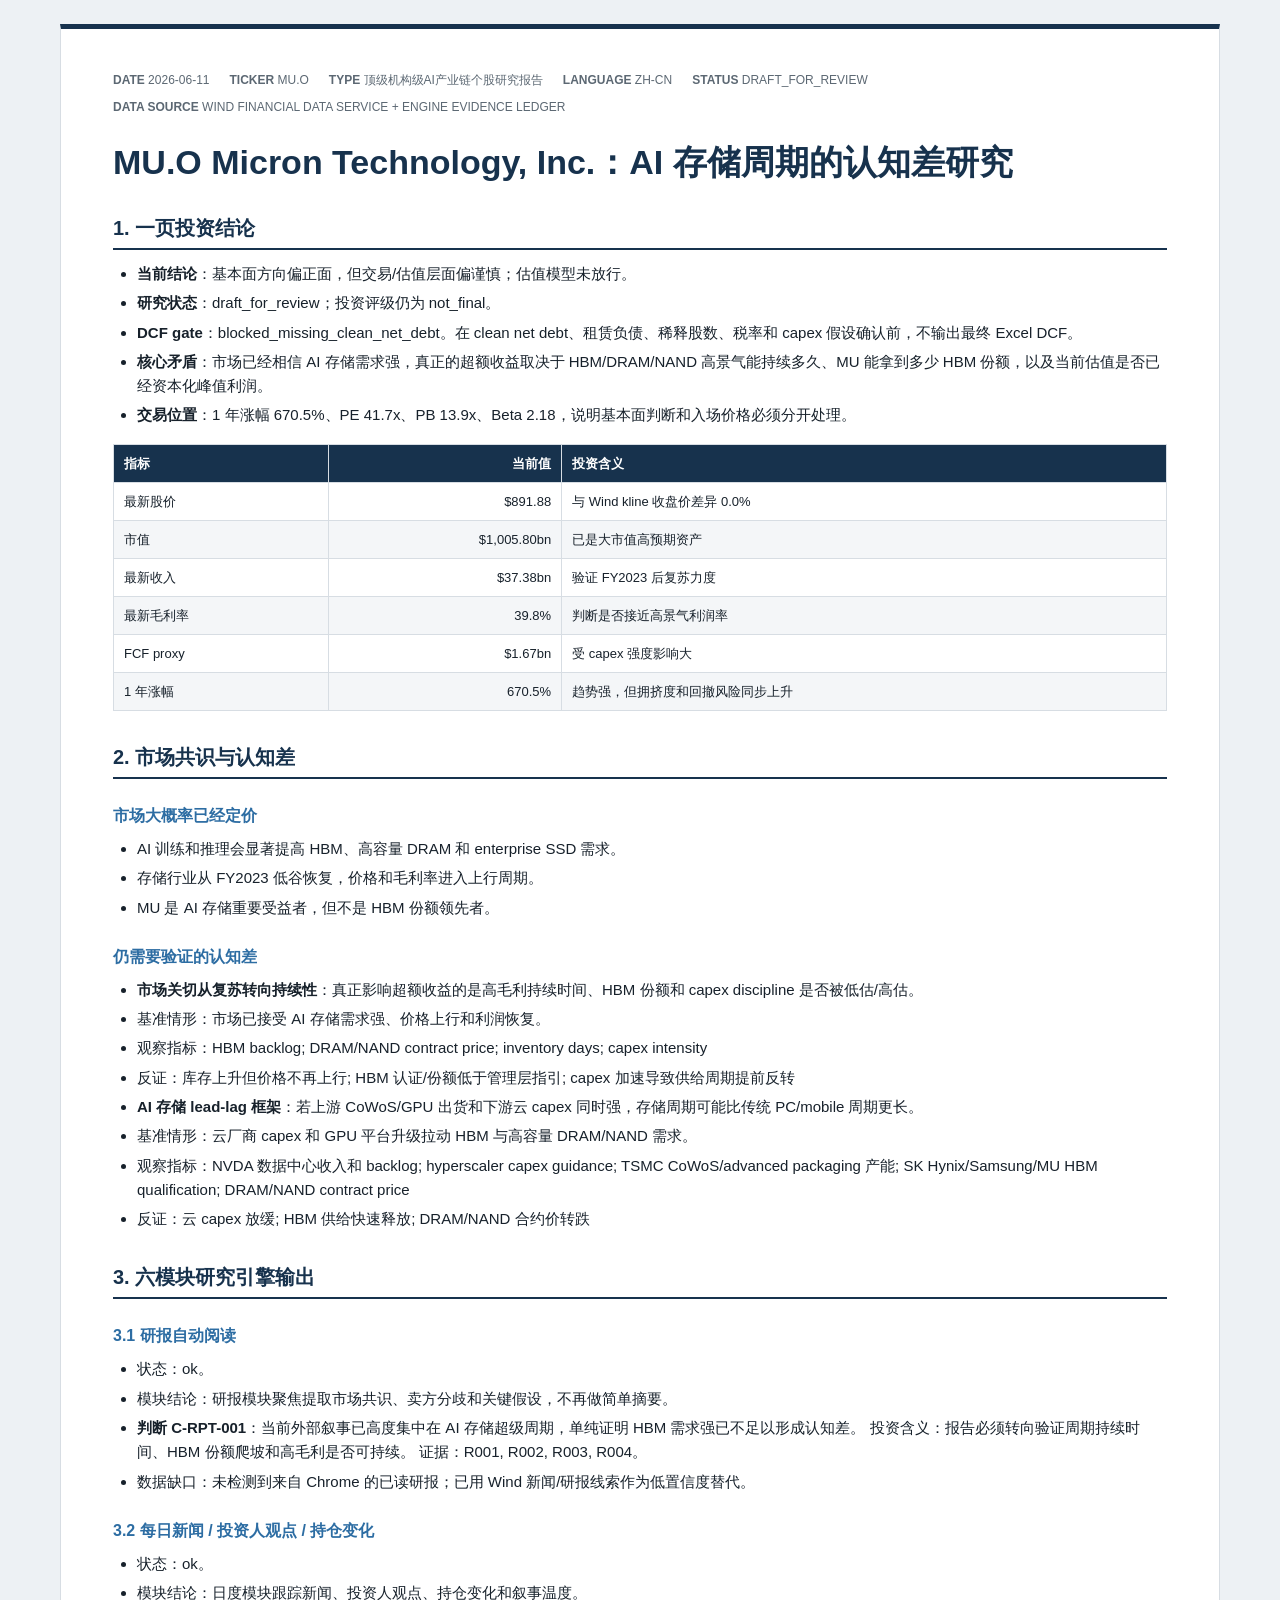
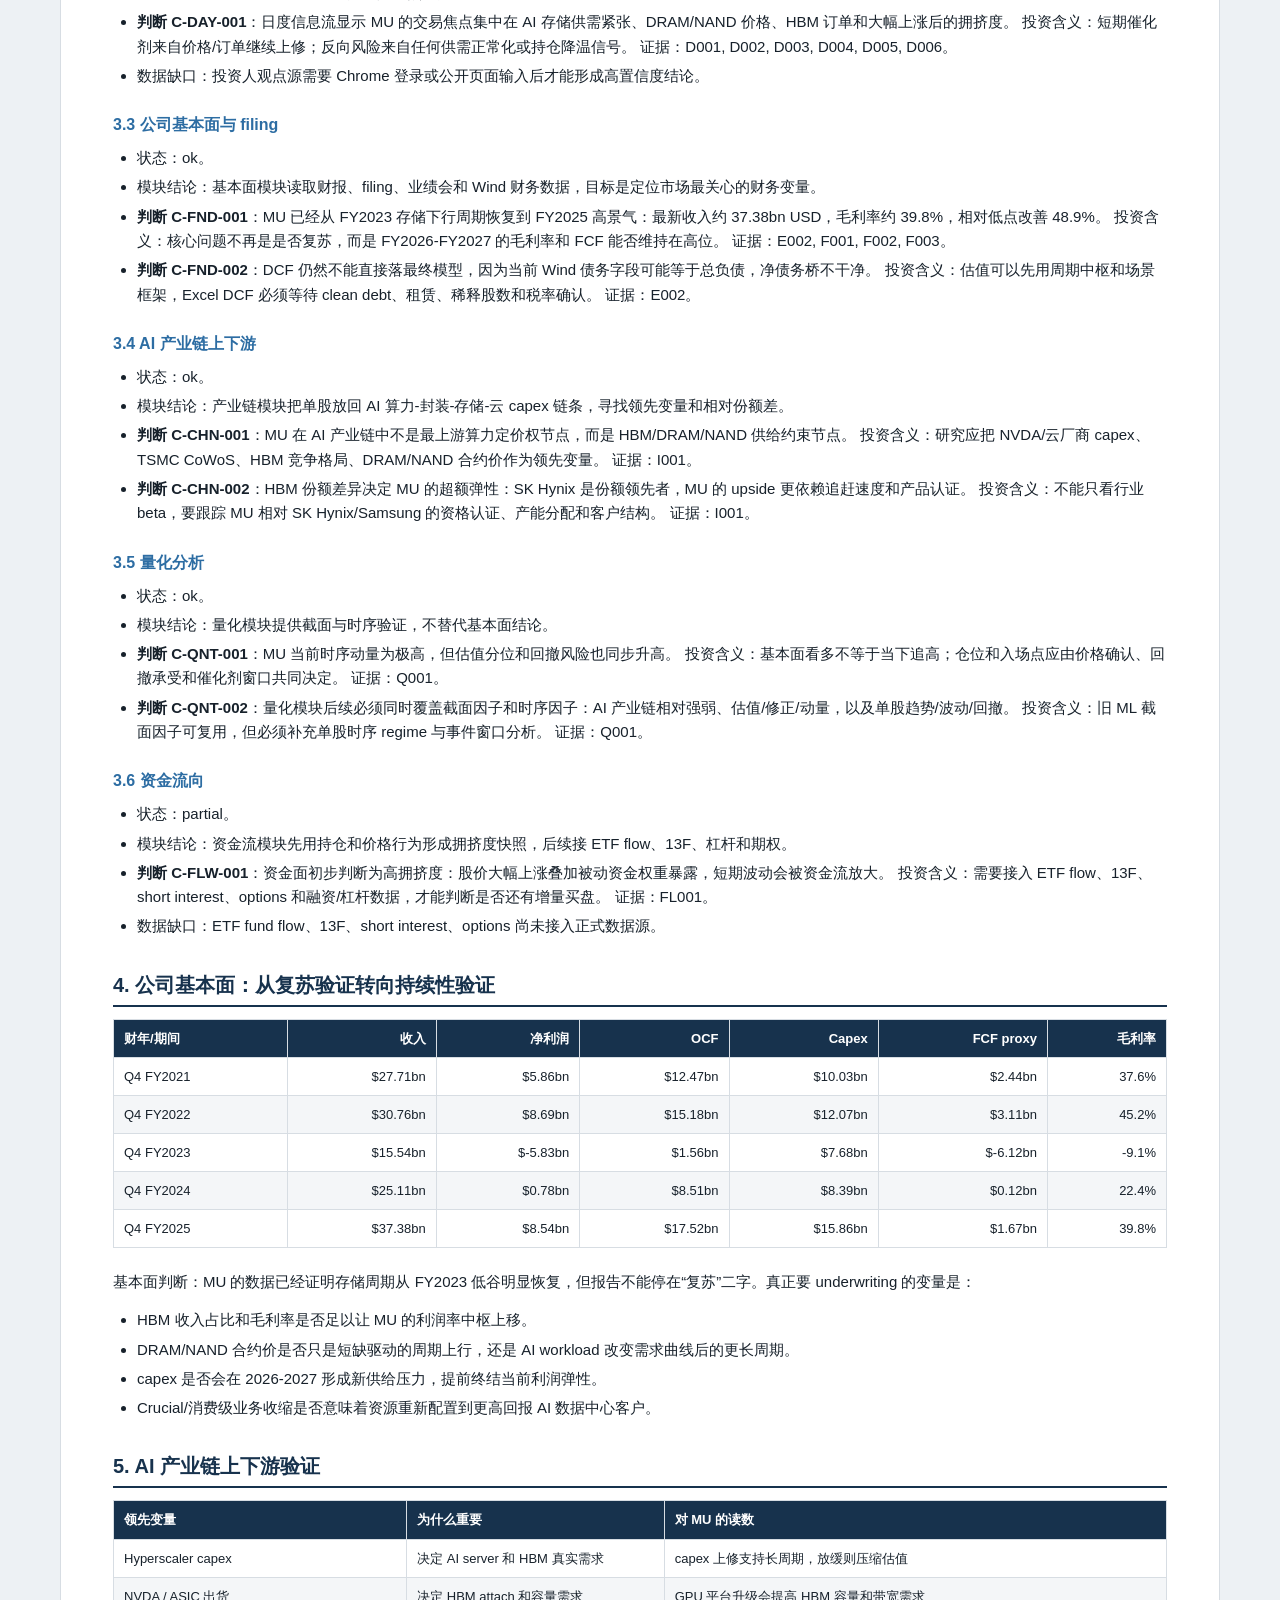
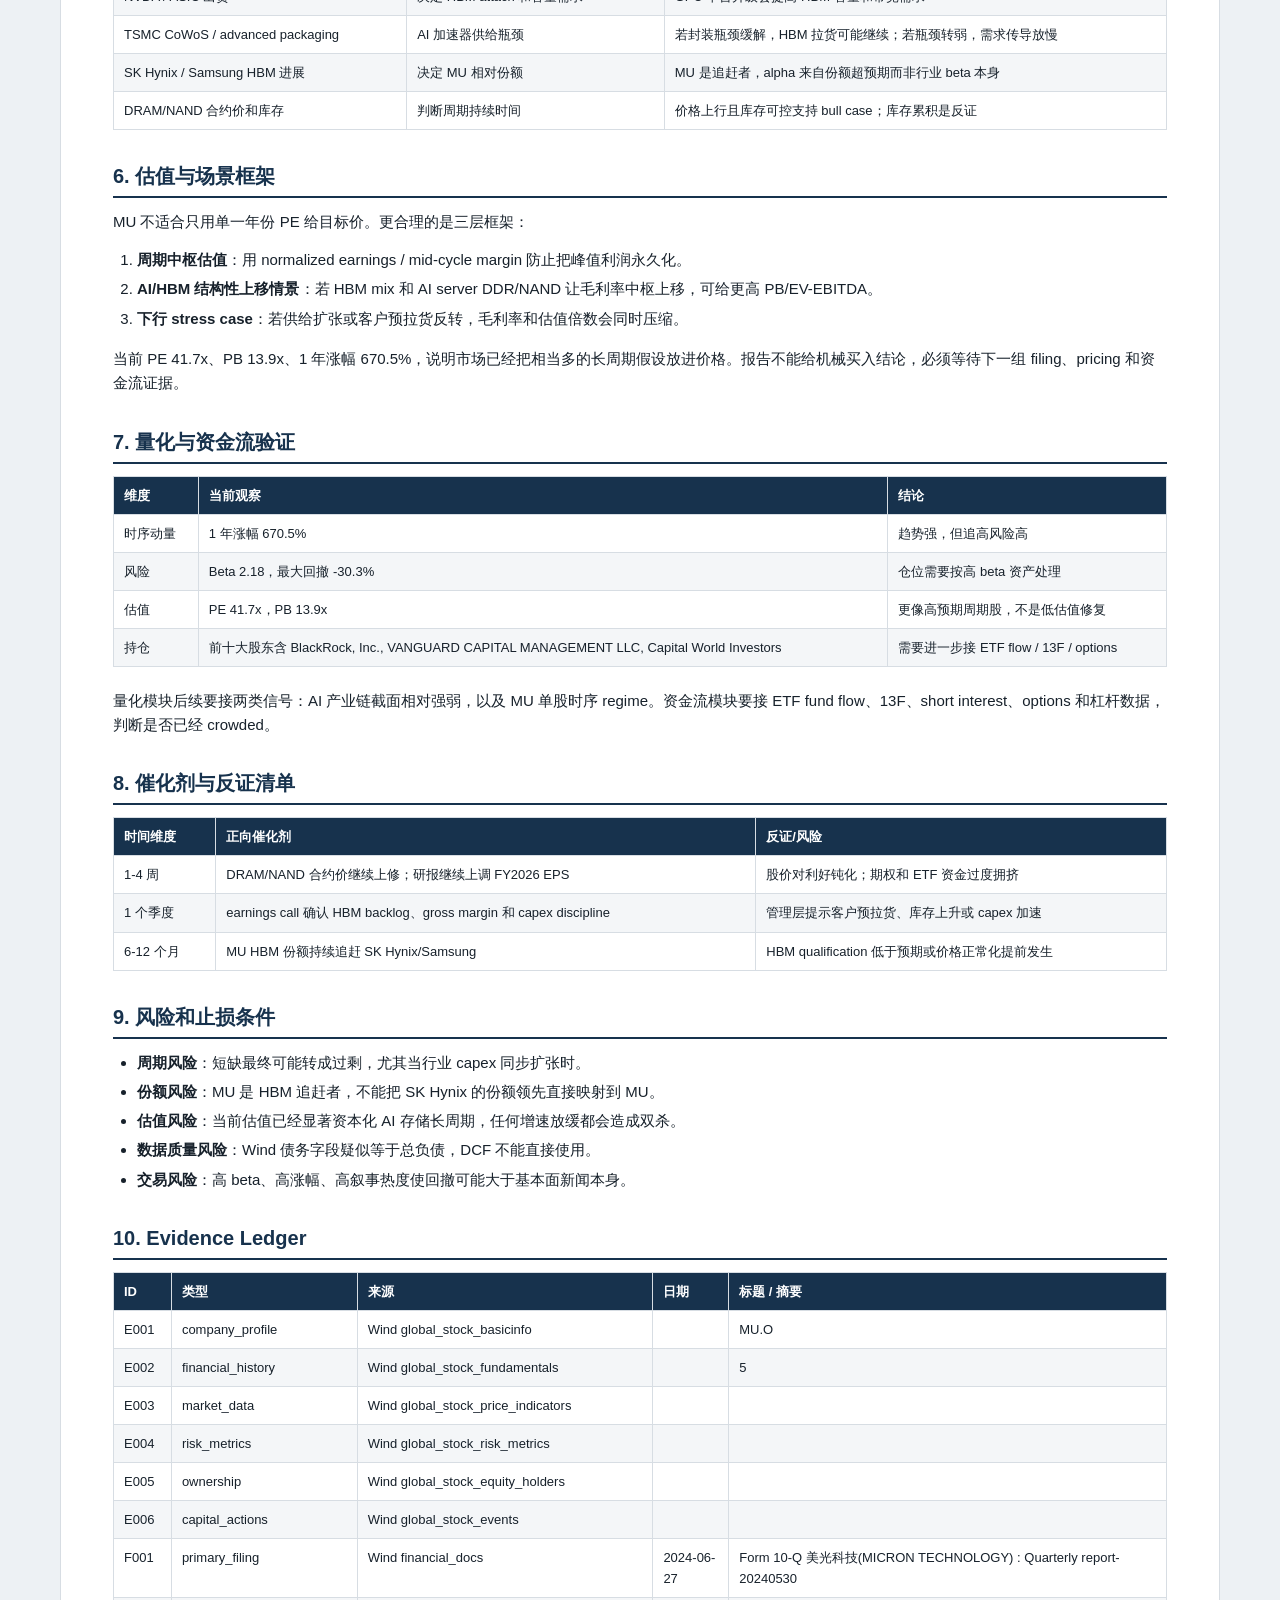
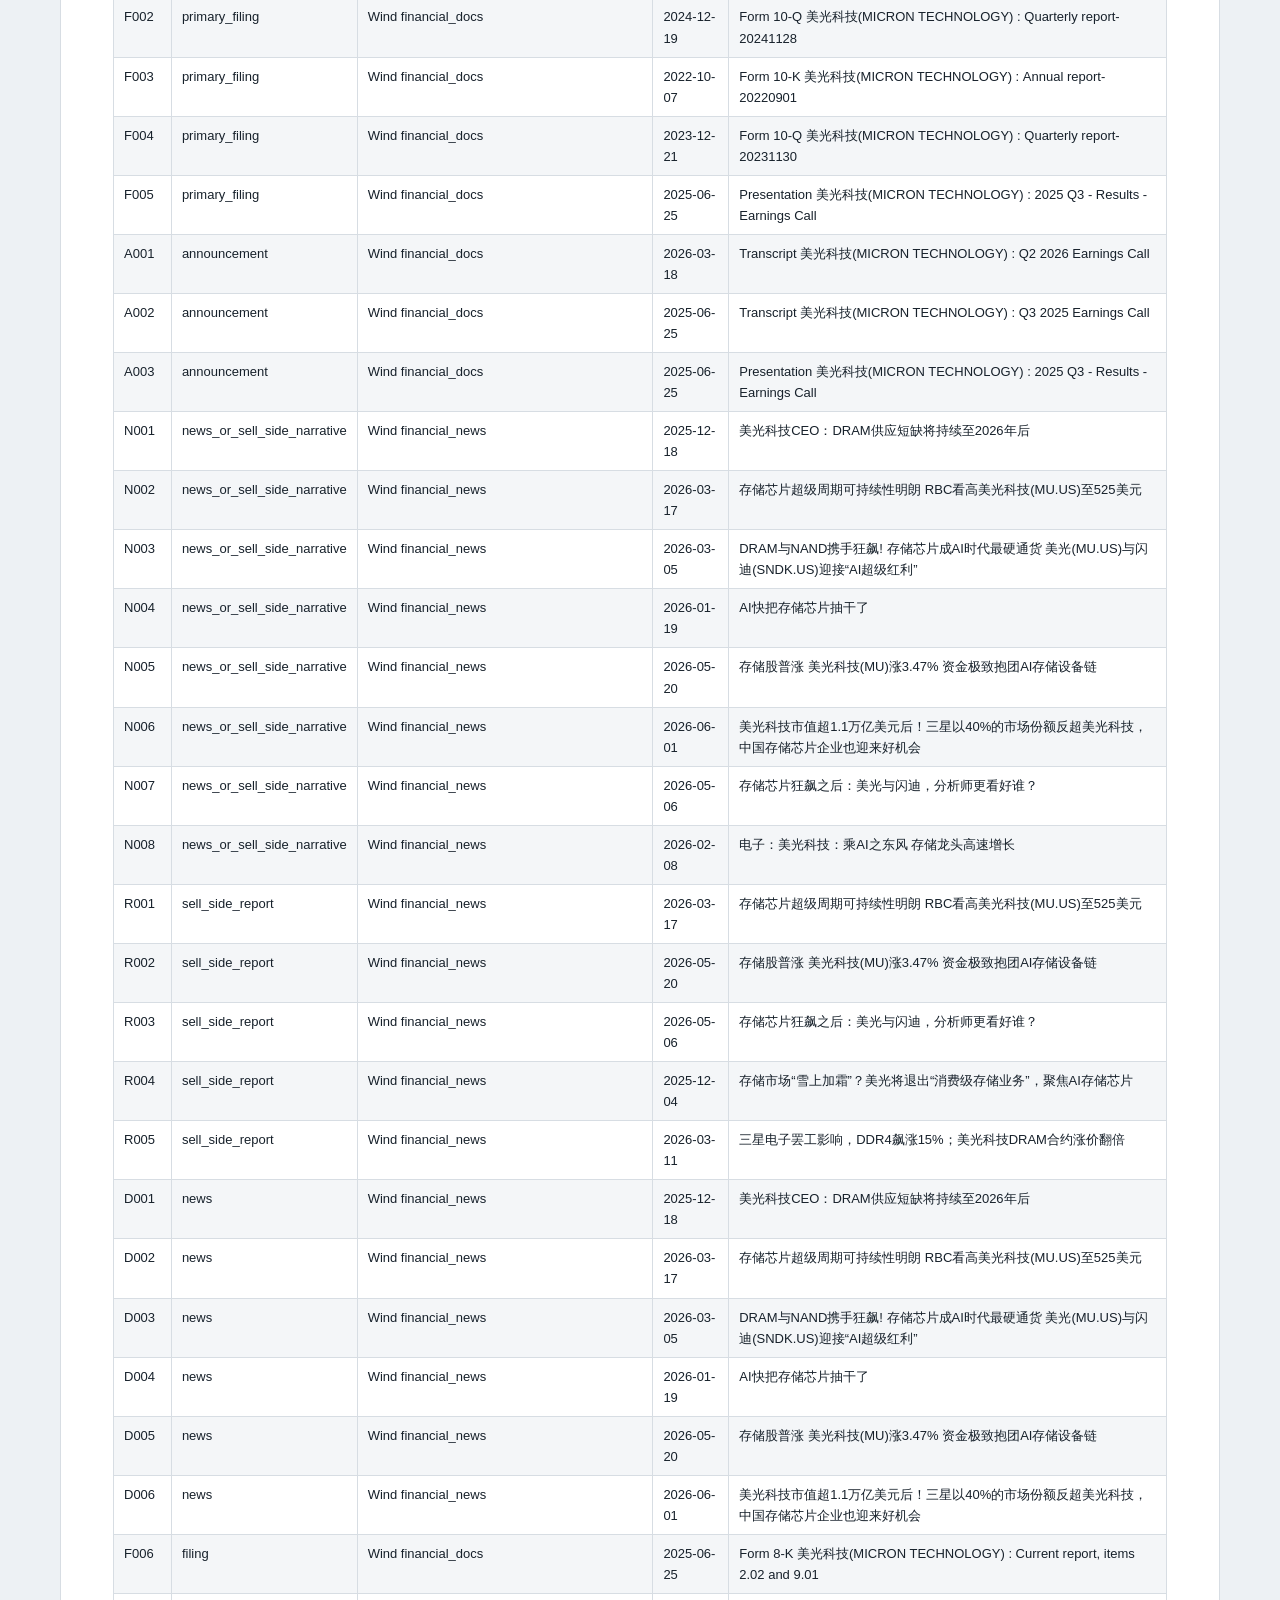
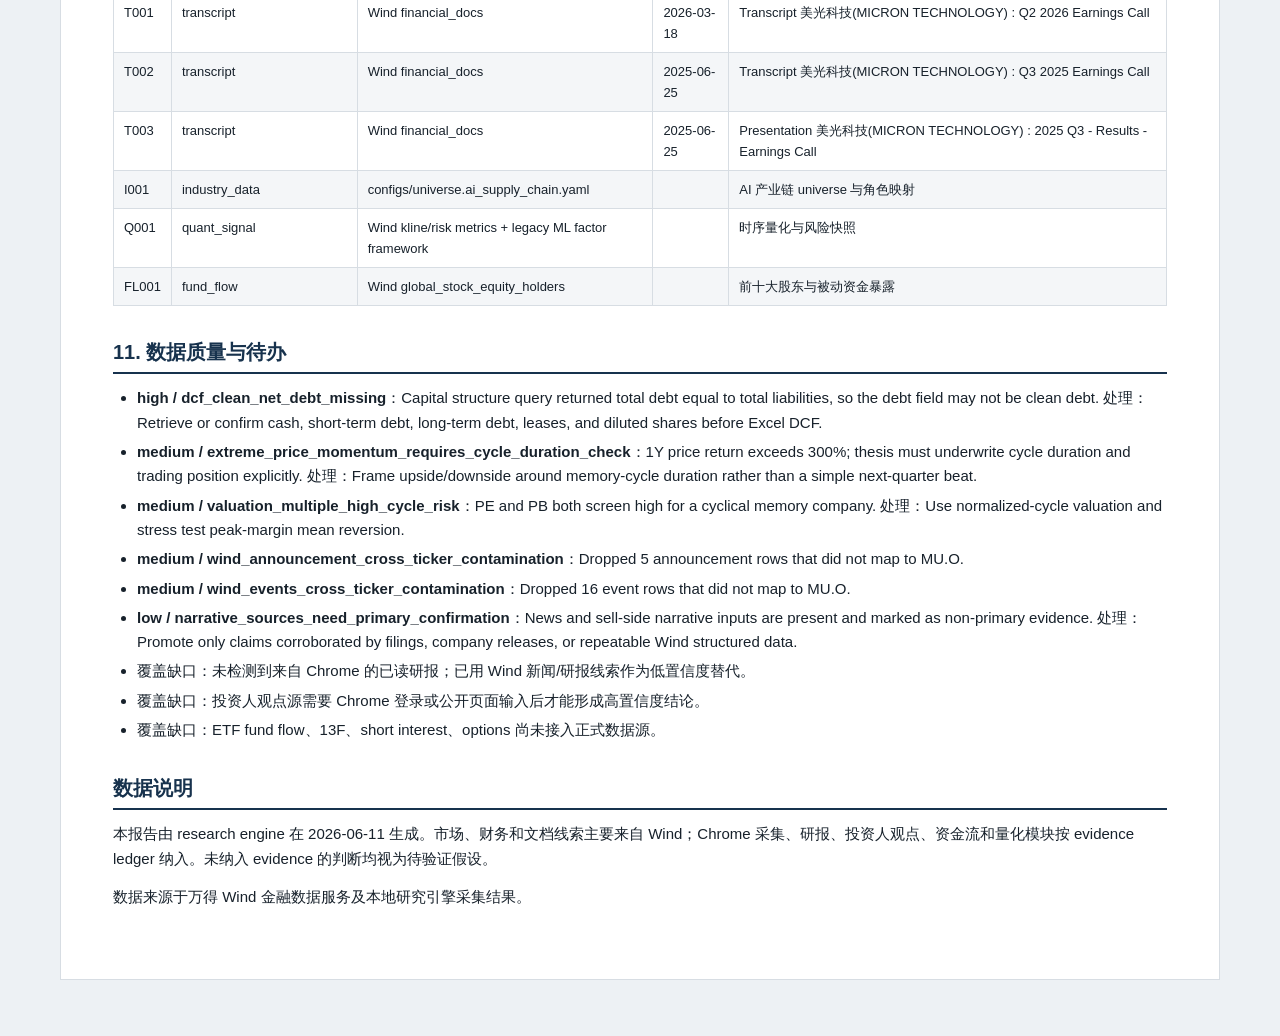
<file: reports/2026-06-11/MU.O/MU.O_institutional_report.html>
<!doctype html>
<html lang="zh-CN">
<head>
  <meta charset="utf-8">
  <meta name="viewport" content="width=device-width, initial-scale=1">
  <title>MU.O Micron Technology, Inc.：AI 存储周期的认知差研究</title>
  <style>
    :root {
      color-scheme: light;
      --ink: #17212b;
      --muted: #5c6873;
      --line: #d7dde3;
      --soft: #f4f6f8;
      --navy: #17324d;
      --blue: #2d6da3;
      --warn: #9a5b14;
      --risk: #9b2c2c;
    }
    * { box-sizing: border-box; }
    body {
      margin: 0;
      background: #edf1f4;
      color: var(--ink);
      font-family: Inter, "Segoe UI", "Microsoft YaHei", Arial, sans-serif;
      font-size: 15px;
      line-height: 1.62;
    }
    main {
      width: min(1160px, calc(100% - 32px));
      margin: 24px auto 56px;
      background: #fff;
      border: 1px solid var(--line);
      border-top: 5px solid var(--navy);
      padding: 42px 52px 56px;
    }
    .meta {
      display: flex;
      flex-wrap: wrap;
      gap: 8px 20px;
      margin-bottom: 24px;
      color: var(--muted);
      font-size: 12px;
      text-transform: uppercase;
    }
    h1 {
      margin: 0 0 26px;
      color: var(--navy);
      font-size: 34px;
      line-height: 1.18;
      letter-spacing: 0;
    }
    h2 {
      margin: 34px 0 12px;
      padding: 0 0 7px;
      border-bottom: 2px solid var(--navy);
      color: var(--navy);
      font-size: 20px;
      line-height: 1.25;
      letter-spacing: 0;
    }
    h3 { margin: 24px 0 8px; color: var(--blue); font-size: 16px; letter-spacing: 0; }
    p { margin: 8px 0 14px; }
    ul, ol { margin: 8px 0 16px; padding-left: 24px; }
    li { margin: 5px 0; }
    code {
      padding: 1px 4px;
      border: 1px solid var(--line);
      background: var(--soft);
      font-family: Consolas, monospace;
      font-size: 0.92em;
    }
    .table-wrap { overflow-x: auto; margin: 12px 0 22px; }
    table { width: 100%; min-width: 680px; border-collapse: collapse; font-size: 13px; }
    th {
      background: var(--navy);
      color: #fff;
      font-weight: 600;
      white-space: nowrap;
    }
    th, td { padding: 8px 10px; border: 1px solid var(--line); vertical-align: top; }
    tbody tr:nth-child(even) { background: var(--soft); }
    .align-left { text-align: left; }
    .align-center { text-align: center; }
    .align-right { text-align: right; }
    @media (max-width: 720px) {
      main { width: 100%; margin: 0; border-left: 0; border-right: 0; padding: 26px 18px 42px; }
      h1 { font-size: 27px; }
      h2 { font-size: 18px; }
      body { font-size: 14px; }
    }
    @media print {
      body { background: #fff; }
      main { width: 100%; margin: 0; border: 0; padding: 0; }
      .table-wrap { overflow: visible; }
    }
  </style>
</head>
<body>
  <main>
    <div class="meta"><span><strong>Date</strong> 2026-06-11</span><span><strong>Ticker</strong> MU.O</span><span><strong>Type</strong> 顶级机构级AI产业链个股研究报告</span><span><strong>Language</strong> zh-CN</span><span><strong>Status</strong> draft_for_review</span><span><strong>Data Source</strong> Wind Financial Data Service + engine evidence ledger</span></div>
    <h1>MU.O Micron Technology, Inc.：AI 存储周期的认知差研究</h1>
<h2>1. 一页投资结论</h2>
<ul>
<li><strong>当前结论</strong>：基本面方向偏正面，但交易/估值层面偏谨慎；估值模型未放行。</li>
<li><strong>研究状态</strong>：draft_for_review；投资评级仍为 not_final。</li>
<li><strong>DCF gate</strong>：blocked_missing_clean_net_debt。在 clean net debt、租赁负债、稀释股数、税率和 capex 假设确认前，不输出最终 Excel DCF。</li>
<li><strong>核心矛盾</strong>：市场已经相信 AI 存储需求强，真正的超额收益取决于 HBM/DRAM/NAND 高景气能持续多久、MU 能拿到多少 HBM 份额，以及当前估值是否已经资本化峰值利润。</li>
<li><strong>交易位置</strong>：1 年涨幅 670.5%、PE 41.7x、PB 13.9x、Beta 2.18，说明基本面判断和入场价格必须分开处理。</li>
</ul>
<div class="table-wrap"><table><thead><tr><th class="align-left">指标</th><th class="align-right">当前值</th><th class="align-left">投资含义</th></tr></thead><tbody><tr><td class="align-left">最新股价</td><td class="align-right">$891.88</td><td class="align-left">与 Wind kline 收盘价差异 0.0%</td></tr><tr><td class="align-left">市值</td><td class="align-right">$1,005.80bn</td><td class="align-left">已是大市值高预期资产</td></tr><tr><td class="align-left">最新收入</td><td class="align-right">$37.38bn</td><td class="align-left">验证 FY2023 后复苏力度</td></tr><tr><td class="align-left">最新毛利率</td><td class="align-right">39.8%</td><td class="align-left">判断是否接近高景气利润率</td></tr><tr><td class="align-left">FCF proxy</td><td class="align-right">$1.67bn</td><td class="align-left">受 capex 强度影响大</td></tr><tr><td class="align-left">1 年涨幅</td><td class="align-right">670.5%</td><td class="align-left">趋势强，但拥挤度和回撤风险同步上升</td></tr></tbody></table></div>
<h2>2. 市场共识与认知差</h2>
<h3>市场大概率已经定价</h3>
<ul>
<li>AI 训练和推理会显著提高 HBM、高容量 DRAM 和 enterprise SSD 需求。</li>
<li>存储行业从 FY2023 低谷恢复，价格和毛利率进入上行周期。</li>
<li>MU 是 AI 存储重要受益者，但不是 HBM 份额领先者。</li>
</ul>
<h3>仍需要验证的认知差</h3>
<ul>
<li><strong>市场关切从复苏转向持续性</strong>：真正影响超额收益的是高毛利持续时间、HBM 份额和 capex discipline 是否被低估/高估。</li>
<li>基准情形：市场已接受 AI 存储需求强、价格上行和利润恢复。</li>
<li>观察指标：HBM backlog; DRAM/NAND contract price; inventory days; capex intensity</li>
<li>反证：库存上升但价格不再上行; HBM 认证/份额低于管理层指引; capex 加速导致供给周期提前反转</li>
<li><strong>AI 存储 lead-lag 框架</strong>：若上游 CoWoS/GPU 出货和下游云 capex 同时强，存储周期可能比传统 PC/mobile 周期更长。</li>
<li>基准情形：云厂商 capex 和 GPU 平台升级拉动 HBM 与高容量 DRAM/NAND 需求。</li>
<li>观察指标：NVDA 数据中心收入和 backlog; hyperscaler capex guidance; TSMC CoWoS/advanced packaging 产能; SK Hynix/Samsung/MU HBM qualification; DRAM/NAND contract price</li>
<li>反证：云 capex 放缓; HBM 供给快速释放; DRAM/NAND 合约价转跌</li>
</ul>
<h2>3. 六模块研究引擎输出</h2>
<h3>3.1 研报自动阅读</h3>
<ul>
<li>状态：ok。</li>
<li>模块结论：研报模块聚焦提取市场共识、卖方分歧和关键假设，不再做简单摘要。</li>
<li><strong>判断 C-RPT-001</strong>：当前外部叙事已高度集中在 AI 存储超级周期，单纯证明 HBM 需求强已不足以形成认知差。 投资含义：报告必须转向验证周期持续时间、HBM 份额爬坡和高毛利是否可持续。 证据：R001, R002, R003, R004。</li>
<li>数据缺口：未检测到来自 Chrome 的已读研报；已用 Wind 新闻/研报线索作为低置信度替代。</li>
</ul>
<h3>3.2 每日新闻 / 投资人观点 / 持仓变化</h3>
<ul>
<li>状态：ok。</li>
<li>模块结论：日度模块跟踪新闻、投资人观点、持仓变化和叙事温度。</li>
<li><strong>判断 C-DAY-001</strong>：日度信息流显示 MU 的交易焦点集中在 AI 存储供需紧张、DRAM/NAND 价格、HBM 订单和大幅上涨后的拥挤度。 投资含义：短期催化剂来自价格/订单继续上修；反向风险来自任何供需正常化或持仓降温信号。 证据：D001, D002, D003, D004, D005, D006。</li>
<li>数据缺口：投资人观点源需要 Chrome 登录或公开页面输入后才能形成高置信度结论。</li>
</ul>
<h3>3.3 公司基本面与 filing</h3>
<ul>
<li>状态：ok。</li>
<li>模块结论：基本面模块读取财报、filing、业绩会和 Wind 财务数据，目标是定位市场最关心的财务变量。</li>
<li><strong>判断 C-FND-001</strong>：MU 已经从 FY2023 存储下行周期恢复到 FY2025 高景气：最新收入约 37.38bn USD，毛利率约 39.8%，相对低点改善 48.9%。 投资含义：核心问题不再是是否复苏，而是 FY2026-FY2027 的毛利率和 FCF 能否维持在高位。 证据：E002, F001, F002, F003。</li>
<li><strong>判断 C-FND-002</strong>：DCF 仍然不能直接落最终模型，因为当前 Wind 债务字段可能等于总负债，净债务桥不干净。 投资含义：估值可以先用周期中枢和场景框架，Excel DCF 必须等待 clean debt、租赁、稀释股数和税率确认。 证据：E002。</li>
</ul>
<h3>3.4 AI 产业链上下游</h3>
<ul>
<li>状态：ok。</li>
<li>模块结论：产业链模块把单股放回 AI 算力-封装-存储-云 capex 链条，寻找领先变量和相对份额差。</li>
<li><strong>判断 C-CHN-001</strong>：MU 在 AI 产业链中不是最上游算力定价权节点，而是 HBM/DRAM/NAND 供给约束节点。 投资含义：研究应把 NVDA/云厂商 capex、TSMC CoWoS、HBM 竞争格局、DRAM/NAND 合约价作为领先变量。 证据：I001。</li>
<li><strong>判断 C-CHN-002</strong>：HBM 份额差异决定 MU 的超额弹性：SK Hynix 是份额领先者，MU 的 upside 更依赖追赶速度和产品认证。 投资含义：不能只看行业 beta，要跟踪 MU 相对 SK Hynix/Samsung 的资格认证、产能分配和客户结构。 证据：I001。</li>
</ul>
<h3>3.5 量化分析</h3>
<ul>
<li>状态：ok。</li>
<li>模块结论：量化模块提供截面与时序验证，不替代基本面结论。</li>
<li><strong>判断 C-QNT-001</strong>：MU 当前时序动量为极高，但估值分位和回撤风险也同步升高。 投资含义：基本面看多不等于当下追高；仓位和入场点应由价格确认、回撤承受和催化剂窗口共同决定。 证据：Q001。</li>
<li><strong>判断 C-QNT-002</strong>：量化模块后续必须同时覆盖截面因子和时序因子：AI 产业链相对强弱、估值/修正/动量，以及单股趋势/波动/回撤。 投资含义：旧 ML 截面因子可复用，但必须补充单股时序 regime 与事件窗口分析。 证据：Q001。</li>
</ul>
<h3>3.6 资金流向</h3>
<ul>
<li>状态：partial。</li>
<li>模块结论：资金流模块先用持仓和价格行为形成拥挤度快照，后续接 ETF flow、13F、杠杆和期权。</li>
<li><strong>判断 C-FLW-001</strong>：资金面初步判断为高拥挤度：股价大幅上涨叠加被动资金权重暴露，短期波动会被资金流放大。 投资含义：需要接入 ETF flow、13F、short interest、options 和融资/杠杆数据，才能判断是否还有增量买盘。 证据：FL001。</li>
<li>数据缺口：ETF fund flow、13F、short interest、options 尚未接入正式数据源。</li>
</ul>
<h2>4. 公司基本面：从复苏验证转向持续性验证</h2>
<div class="table-wrap"><table><thead><tr><th class="align-left">财年/期间</th><th class="align-right">收入</th><th class="align-right">净利润</th><th class="align-right">OCF</th><th class="align-right">Capex</th><th class="align-right">FCF proxy</th><th class="align-right">毛利率</th></tr></thead><tbody><tr><td class="align-left">Q4 FY2021</td><td class="align-right">$27.71bn</td><td class="align-right">$5.86bn</td><td class="align-right">$12.47bn</td><td class="align-right">$10.03bn</td><td class="align-right">$2.44bn</td><td class="align-right">37.6%</td></tr><tr><td class="align-left">Q4 FY2022</td><td class="align-right">$30.76bn</td><td class="align-right">$8.69bn</td><td class="align-right">$15.18bn</td><td class="align-right">$12.07bn</td><td class="align-right">$3.11bn</td><td class="align-right">45.2%</td></tr><tr><td class="align-left">Q4 FY2023</td><td class="align-right">$15.54bn</td><td class="align-right">$-5.83bn</td><td class="align-right">$1.56bn</td><td class="align-right">$7.68bn</td><td class="align-right">$-6.12bn</td><td class="align-right">-9.1%</td></tr><tr><td class="align-left">Q4 FY2024</td><td class="align-right">$25.11bn</td><td class="align-right">$0.78bn</td><td class="align-right">$8.51bn</td><td class="align-right">$8.39bn</td><td class="align-right">$0.12bn</td><td class="align-right">22.4%</td></tr><tr><td class="align-left">Q4 FY2025</td><td class="align-right">$37.38bn</td><td class="align-right">$8.54bn</td><td class="align-right">$17.52bn</td><td class="align-right">$15.86bn</td><td class="align-right">$1.67bn</td><td class="align-right">39.8%</td></tr></tbody></table></div>
<p>基本面判断：MU 的数据已经证明存储周期从 FY2023 低谷明显恢复，但报告不能停在“复苏”二字。真正要 underwriting 的变量是：</p>
<ul>
<li>HBM 收入占比和毛利率是否足以让 MU 的利润率中枢上移。</li>
<li>DRAM/NAND 合约价是否只是短缺驱动的周期上行，还是 AI workload 改变需求曲线后的更长周期。</li>
<li>capex 是否会在 2026-2027 形成新供给压力，提前终结当前利润弹性。</li>
<li>Crucial/消费级业务收缩是否意味着资源重新配置到更高回报 AI 数据中心客户。</li>
</ul>
<h2>5. AI 产业链上下游验证</h2>
<div class="table-wrap"><table><thead><tr><th class="align-left">领先变量</th><th class="align-left">为什么重要</th><th class="align-left">对 MU 的读数</th></tr></thead><tbody><tr><td class="align-left">Hyperscaler capex</td><td class="align-left">决定 AI server 和 HBM 真实需求</td><td class="align-left">capex 上修支持长周期，放缓则压缩估值</td></tr><tr><td class="align-left">NVDA / ASIC 出货</td><td class="align-left">决定 HBM attach 和容量需求</td><td class="align-left">GPU 平台升级会提高 HBM 容量和带宽需求</td></tr><tr><td class="align-left">TSMC CoWoS / advanced packaging</td><td class="align-left">AI 加速器供给瓶颈</td><td class="align-left">若封装瓶颈缓解，HBM 拉货可能继续；若瓶颈转弱，需求传导放慢</td></tr><tr><td class="align-left">SK Hynix / Samsung HBM 进展</td><td class="align-left">决定 MU 相对份额</td><td class="align-left">MU 是追赶者，alpha 来自份额超预期而非行业 beta 本身</td></tr><tr><td class="align-left">DRAM/NAND 合约价和库存</td><td class="align-left">判断周期持续时间</td><td class="align-left">价格上行且库存可控支持 bull case；库存累积是反证</td></tr></tbody></table></div>
<h2>6. 估值与场景框架</h2>
<p>MU 不适合只用单一年份 PE 给目标价。更合理的是三层框架：</p>
<ol>
<li><strong>周期中枢估值</strong>：用 normalized earnings / mid-cycle margin 防止把峰值利润永久化。</li>
<li><strong>AI/HBM 结构性上移情景</strong>：若 HBM mix 和 AI server DDR/NAND 让毛利率中枢上移，可给更高 PB/EV-EBITDA。</li>
<li><strong>下行 stress case</strong>：若供给扩张或客户预拉货反转，毛利率和估值倍数会同时压缩。</li>
</ol>
<p>当前 PE 41.7x、PB 13.9x、1 年涨幅 670.5%，说明市场已经把相当多的长周期假设放进价格。报告不能给机械买入结论，必须等待下一组 filing、pricing 和资金流证据。</p>
<h2>7. 量化与资金流验证</h2>
<div class="table-wrap"><table><thead><tr><th class="align-left">维度</th><th class="align-left">当前观察</th><th class="align-left">结论</th></tr></thead><tbody><tr><td class="align-left">时序动量</td><td class="align-left">1 年涨幅 670.5%</td><td class="align-left">趋势强，但追高风险高</td></tr><tr><td class="align-left">风险</td><td class="align-left">Beta 2.18，最大回撤 -30.3%</td><td class="align-left">仓位需要按高 beta 资产处理</td></tr><tr><td class="align-left">估值</td><td class="align-left">PE 41.7x，PB 13.9x</td><td class="align-left">更像高预期周期股，不是低估值修复</td></tr><tr><td class="align-left">持仓</td><td class="align-left">前十大股东含 BlackRock, Inc., VANGUARD CAPITAL MANAGEMENT LLC, Capital World Investors</td><td class="align-left">需要进一步接 ETF flow / 13F / options</td></tr></tbody></table></div>
<p>量化模块后续要接两类信号：AI 产业链截面相对强弱，以及 MU 单股时序 regime。资金流模块要接 ETF fund flow、13F、short interest、options 和杠杆数据，判断是否已经 crowded。</p>
<h2>8. 催化剂与反证清单</h2>
<div class="table-wrap"><table><thead><tr><th class="align-left">时间维度</th><th class="align-left">正向催化剂</th><th class="align-left">反证/风险</th></tr></thead><tbody><tr><td class="align-left">1-4 周</td><td class="align-left">DRAM/NAND 合约价继续上修；研报继续上调 FY2026 EPS</td><td class="align-left">股价对利好钝化；期权和 ETF 资金过度拥挤</td></tr><tr><td class="align-left">1 个季度</td><td class="align-left">earnings call 确认 HBM backlog、gross margin 和 capex discipline</td><td class="align-left">管理层提示客户预拉货、库存上升或 capex 加速</td></tr><tr><td class="align-left">6-12 个月</td><td class="align-left">MU HBM 份额持续追赶 SK Hynix/Samsung</td><td class="align-left">HBM qualification 低于预期或价格正常化提前发生</td></tr></tbody></table></div>
<h2>9. 风险和止损条件</h2>
<ul>
<li><strong>周期风险</strong>：短缺最终可能转成过剩，尤其当行业 capex 同步扩张时。</li>
<li><strong>份额风险</strong>：MU 是 HBM 追赶者，不能把 SK Hynix 的份额领先直接映射到 MU。</li>
<li><strong>估值风险</strong>：当前估值已经显著资本化 AI 存储长周期，任何增速放缓都会造成双杀。</li>
<li><strong>数据质量风险</strong>：Wind 债务字段疑似等于总负债，DCF 不能直接使用。</li>
<li><strong>交易风险</strong>：高 beta、高涨幅、高叙事热度使回撤可能大于基本面新闻本身。</li>
</ul>
<h2>10. Evidence Ledger</h2>
<div class="table-wrap"><table><thead><tr><th class="align-left">ID</th><th class="align-left">类型</th><th class="align-left">来源</th><th class="align-left">日期</th><th class="align-left">标题 / 摘要</th></tr></thead><tbody><tr><td class="align-left">E001</td><td class="align-left">company_profile</td><td class="align-left">Wind global_stock_basicinfo</td><td class="align-left"></td><td class="align-left">MU.O</td></tr><tr><td class="align-left">E002</td><td class="align-left">financial_history</td><td class="align-left">Wind global_stock_fundamentals</td><td class="align-left"></td><td class="align-left">5</td></tr><tr><td class="align-left">E003</td><td class="align-left">market_data</td><td class="align-left">Wind global_stock_price_indicators</td><td class="align-left"></td><td class="align-left"></td></tr><tr><td class="align-left">E004</td><td class="align-left">risk_metrics</td><td class="align-left">Wind global_stock_risk_metrics</td><td class="align-left"></td><td class="align-left"></td></tr><tr><td class="align-left">E005</td><td class="align-left">ownership</td><td class="align-left">Wind global_stock_equity_holders</td><td class="align-left"></td><td class="align-left"></td></tr><tr><td class="align-left">E006</td><td class="align-left">capital_actions</td><td class="align-left">Wind global_stock_events</td><td class="align-left"></td><td class="align-left"></td></tr><tr><td class="align-left">F001</td><td class="align-left">primary_filing</td><td class="align-left">Wind financial_docs</td><td class="align-left">2024-06-27</td><td class="align-left">Form 10-Q 美光科技(MICRON TECHNOLOGY) : Quarterly report-20240530</td></tr><tr><td class="align-left">F002</td><td class="align-left">primary_filing</td><td class="align-left">Wind financial_docs</td><td class="align-left">2024-12-19</td><td class="align-left">Form 10-Q 美光科技(MICRON TECHNOLOGY) : Quarterly report-20241128</td></tr><tr><td class="align-left">F003</td><td class="align-left">primary_filing</td><td class="align-left">Wind financial_docs</td><td class="align-left">2022-10-07</td><td class="align-left">Form 10-K 美光科技(MICRON TECHNOLOGY) : Annual report-20220901</td></tr><tr><td class="align-left">F004</td><td class="align-left">primary_filing</td><td class="align-left">Wind financial_docs</td><td class="align-left">2023-12-21</td><td class="align-left">Form 10-Q 美光科技(MICRON TECHNOLOGY) : Quarterly report-20231130</td></tr><tr><td class="align-left">F005</td><td class="align-left">primary_filing</td><td class="align-left">Wind financial_docs</td><td class="align-left">2025-06-25</td><td class="align-left">Presentation 美光科技(MICRON TECHNOLOGY) : 2025 Q3 - Results - Earnings Call</td></tr><tr><td class="align-left">A001</td><td class="align-left">announcement</td><td class="align-left">Wind financial_docs</td><td class="align-left">2026-03-18</td><td class="align-left">Transcript 美光科技(MICRON TECHNOLOGY) : Q2 2026 Earnings Call</td></tr><tr><td class="align-left">A002</td><td class="align-left">announcement</td><td class="align-left">Wind financial_docs</td><td class="align-left">2025-06-25</td><td class="align-left">Transcript 美光科技(MICRON TECHNOLOGY) : Q3 2025 Earnings Call</td></tr><tr><td class="align-left">A003</td><td class="align-left">announcement</td><td class="align-left">Wind financial_docs</td><td class="align-left">2025-06-25</td><td class="align-left">Presentation 美光科技(MICRON TECHNOLOGY) : 2025 Q3 - Results - Earnings Call</td></tr><tr><td class="align-left">N001</td><td class="align-left">news_or_sell_side_narrative</td><td class="align-left">Wind financial_news</td><td class="align-left">2025-12-18</td><td class="align-left">美光科技CEO：DRAM供应短缺将持续至2026年后</td></tr><tr><td class="align-left">N002</td><td class="align-left">news_or_sell_side_narrative</td><td class="align-left">Wind financial_news</td><td class="align-left">2026-03-17</td><td class="align-left">存储芯片超级周期可持续性明朗 RBC看高美光科技(MU.US)至525美元</td></tr><tr><td class="align-left">N003</td><td class="align-left">news_or_sell_side_narrative</td><td class="align-left">Wind financial_news</td><td class="align-left">2026-03-05</td><td class="align-left">DRAM与NAND携手狂飙! 存储芯片成AI时代最硬通货 美光(MU.US)与闪迪(SNDK.US)迎接“AI超级红利”</td></tr><tr><td class="align-left">N004</td><td class="align-left">news_or_sell_side_narrative</td><td class="align-left">Wind financial_news</td><td class="align-left">2026-01-19</td><td class="align-left">AI快把存储芯片抽干了</td></tr><tr><td class="align-left">N005</td><td class="align-left">news_or_sell_side_narrative</td><td class="align-left">Wind financial_news</td><td class="align-left">2026-05-20</td><td class="align-left">存储股普涨 美光科技(MU)涨3.47% 资金极致抱团AI存储设备链</td></tr><tr><td class="align-left">N006</td><td class="align-left">news_or_sell_side_narrative</td><td class="align-left">Wind financial_news</td><td class="align-left">2026-06-01</td><td class="align-left">美光科技市值超1.1万亿美元后！三星以40%的市场份额反超美光科技，中国存储芯片企业也迎来好机会</td></tr><tr><td class="align-left">N007</td><td class="align-left">news_or_sell_side_narrative</td><td class="align-left">Wind financial_news</td><td class="align-left">2026-05-06</td><td class="align-left">存储芯片狂飙之后：美光与闪迪，分析师更看好谁？</td></tr><tr><td class="align-left">N008</td><td class="align-left">news_or_sell_side_narrative</td><td class="align-left">Wind financial_news</td><td class="align-left">2026-02-08</td><td class="align-left">电子：美光科技：乘AI之东风 存储龙头高速增长</td></tr><tr><td class="align-left">R001</td><td class="align-left">sell_side_report</td><td class="align-left">Wind financial_news</td><td class="align-left">2026-03-17</td><td class="align-left">存储芯片超级周期可持续性明朗 RBC看高美光科技(MU.US)至525美元</td></tr><tr><td class="align-left">R002</td><td class="align-left">sell_side_report</td><td class="align-left">Wind financial_news</td><td class="align-left">2026-05-20</td><td class="align-left">存储股普涨 美光科技(MU)涨3.47% 资金极致抱团AI存储设备链</td></tr><tr><td class="align-left">R003</td><td class="align-left">sell_side_report</td><td class="align-left">Wind financial_news</td><td class="align-left">2026-05-06</td><td class="align-left">存储芯片狂飙之后：美光与闪迪，分析师更看好谁？</td></tr><tr><td class="align-left">R004</td><td class="align-left">sell_side_report</td><td class="align-left">Wind financial_news</td><td class="align-left">2025-12-04</td><td class="align-left">存储市场“雪上加霜”？美光将退出“消费级存储业务”，聚焦AI存储芯片</td></tr><tr><td class="align-left">R005</td><td class="align-left">sell_side_report</td><td class="align-left">Wind financial_news</td><td class="align-left">2026-03-11</td><td class="align-left">三星电子罢工影响，DDR4飙涨15%；美光科技DRAM合约涨价翻倍</td></tr><tr><td class="align-left">D001</td><td class="align-left">news</td><td class="align-left">Wind financial_news</td><td class="align-left">2025-12-18</td><td class="align-left">美光科技CEO：DRAM供应短缺将持续至2026年后</td></tr><tr><td class="align-left">D002</td><td class="align-left">news</td><td class="align-left">Wind financial_news</td><td class="align-left">2026-03-17</td><td class="align-left">存储芯片超级周期可持续性明朗 RBC看高美光科技(MU.US)至525美元</td></tr><tr><td class="align-left">D003</td><td class="align-left">news</td><td class="align-left">Wind financial_news</td><td class="align-left">2026-03-05</td><td class="align-left">DRAM与NAND携手狂飙! 存储芯片成AI时代最硬通货 美光(MU.US)与闪迪(SNDK.US)迎接“AI超级红利”</td></tr><tr><td class="align-left">D004</td><td class="align-left">news</td><td class="align-left">Wind financial_news</td><td class="align-left">2026-01-19</td><td class="align-left">AI快把存储芯片抽干了</td></tr><tr><td class="align-left">D005</td><td class="align-left">news</td><td class="align-left">Wind financial_news</td><td class="align-left">2026-05-20</td><td class="align-left">存储股普涨 美光科技(MU)涨3.47% 资金极致抱团AI存储设备链</td></tr><tr><td class="align-left">D006</td><td class="align-left">news</td><td class="align-left">Wind financial_news</td><td class="align-left">2026-06-01</td><td class="align-left">美光科技市值超1.1万亿美元后！三星以40%的市场份额反超美光科技，中国存储芯片企业也迎来好机会</td></tr><tr><td class="align-left">F006</td><td class="align-left">filing</td><td class="align-left">Wind financial_docs</td><td class="align-left">2025-06-25</td><td class="align-left">Form 8-K 美光科技(MICRON TECHNOLOGY) : Current report, items 2.02 and 9.01</td></tr><tr><td class="align-left">T001</td><td class="align-left">transcript</td><td class="align-left">Wind financial_docs</td><td class="align-left">2026-03-18</td><td class="align-left">Transcript 美光科技(MICRON TECHNOLOGY) : Q2 2026 Earnings Call</td></tr><tr><td class="align-left">T002</td><td class="align-left">transcript</td><td class="align-left">Wind financial_docs</td><td class="align-left">2025-06-25</td><td class="align-left">Transcript 美光科技(MICRON TECHNOLOGY) : Q3 2025 Earnings Call</td></tr><tr><td class="align-left">T003</td><td class="align-left">transcript</td><td class="align-left">Wind financial_docs</td><td class="align-left">2025-06-25</td><td class="align-left">Presentation 美光科技(MICRON TECHNOLOGY) : 2025 Q3 - Results - Earnings Call</td></tr><tr><td class="align-left">I001</td><td class="align-left">industry_data</td><td class="align-left">configs/universe.ai_supply_chain.yaml</td><td class="align-left"></td><td class="align-left">AI 产业链 universe 与角色映射</td></tr><tr><td class="align-left">Q001</td><td class="align-left">quant_signal</td><td class="align-left">Wind kline/risk metrics + legacy ML factor framework</td><td class="align-left"></td><td class="align-left">时序量化与风险快照</td></tr><tr><td class="align-left">FL001</td><td class="align-left">fund_flow</td><td class="align-left">Wind global_stock_equity_holders</td><td class="align-left"></td><td class="align-left">前十大股东与被动资金暴露</td></tr></tbody></table></div>
<h2>11. 数据质量与待办</h2>
<ul>
<li><strong>high / dcf_clean_net_debt_missing</strong>：Capital structure query returned total debt equal to total liabilities, so the debt field may not be clean debt. 处理：Retrieve or confirm cash, short-term debt, long-term debt, leases, and diluted shares before Excel DCF.</li>
<li><strong>medium / extreme_price_momentum_requires_cycle_duration_check</strong>：1Y price return exceeds 300%; thesis must underwrite cycle duration and trading position explicitly. 处理：Frame upside/downside around memory-cycle duration rather than a simple next-quarter beat.</li>
<li><strong>medium / valuation_multiple_high_cycle_risk</strong>：PE and PB both screen high for a cyclical memory company. 处理：Use normalized-cycle valuation and stress test peak-margin mean reversion.</li>
<li><strong>medium / wind_announcement_cross_ticker_contamination</strong>：Dropped 5 announcement rows that did not map to MU.O.</li>
<li><strong>medium / wind_events_cross_ticker_contamination</strong>：Dropped 16 event rows that did not map to MU.O.</li>
<li><strong>low / narrative_sources_need_primary_confirmation</strong>：News and sell-side narrative inputs are present and marked as non-primary evidence. 处理：Promote only claims corroborated by filings, company releases, or repeatable Wind structured data.</li>
<li>覆盖缺口：未检测到来自 Chrome 的已读研报；已用 Wind 新闻/研报线索作为低置信度替代。</li>
<li>覆盖缺口：投资人观点源需要 Chrome 登录或公开页面输入后才能形成高置信度结论。</li>
<li>覆盖缺口：ETF fund flow、13F、short interest、options 尚未接入正式数据源。</li>
</ul>
<h2>数据说明</h2>
<p>本报告由 research engine 在 2026-06-11 生成。市场、财务和文档线索主要来自 Wind；Chrome 采集、研报、投资人观点、资金流和量化模块按 evidence ledger 纳入。未纳入 evidence 的判断均视为待验证假设。</p>
<p>数据来源于万得 Wind 金融数据服务及本地研究引擎采集结果。</p>
  </main>
</body>
</html>
</file>
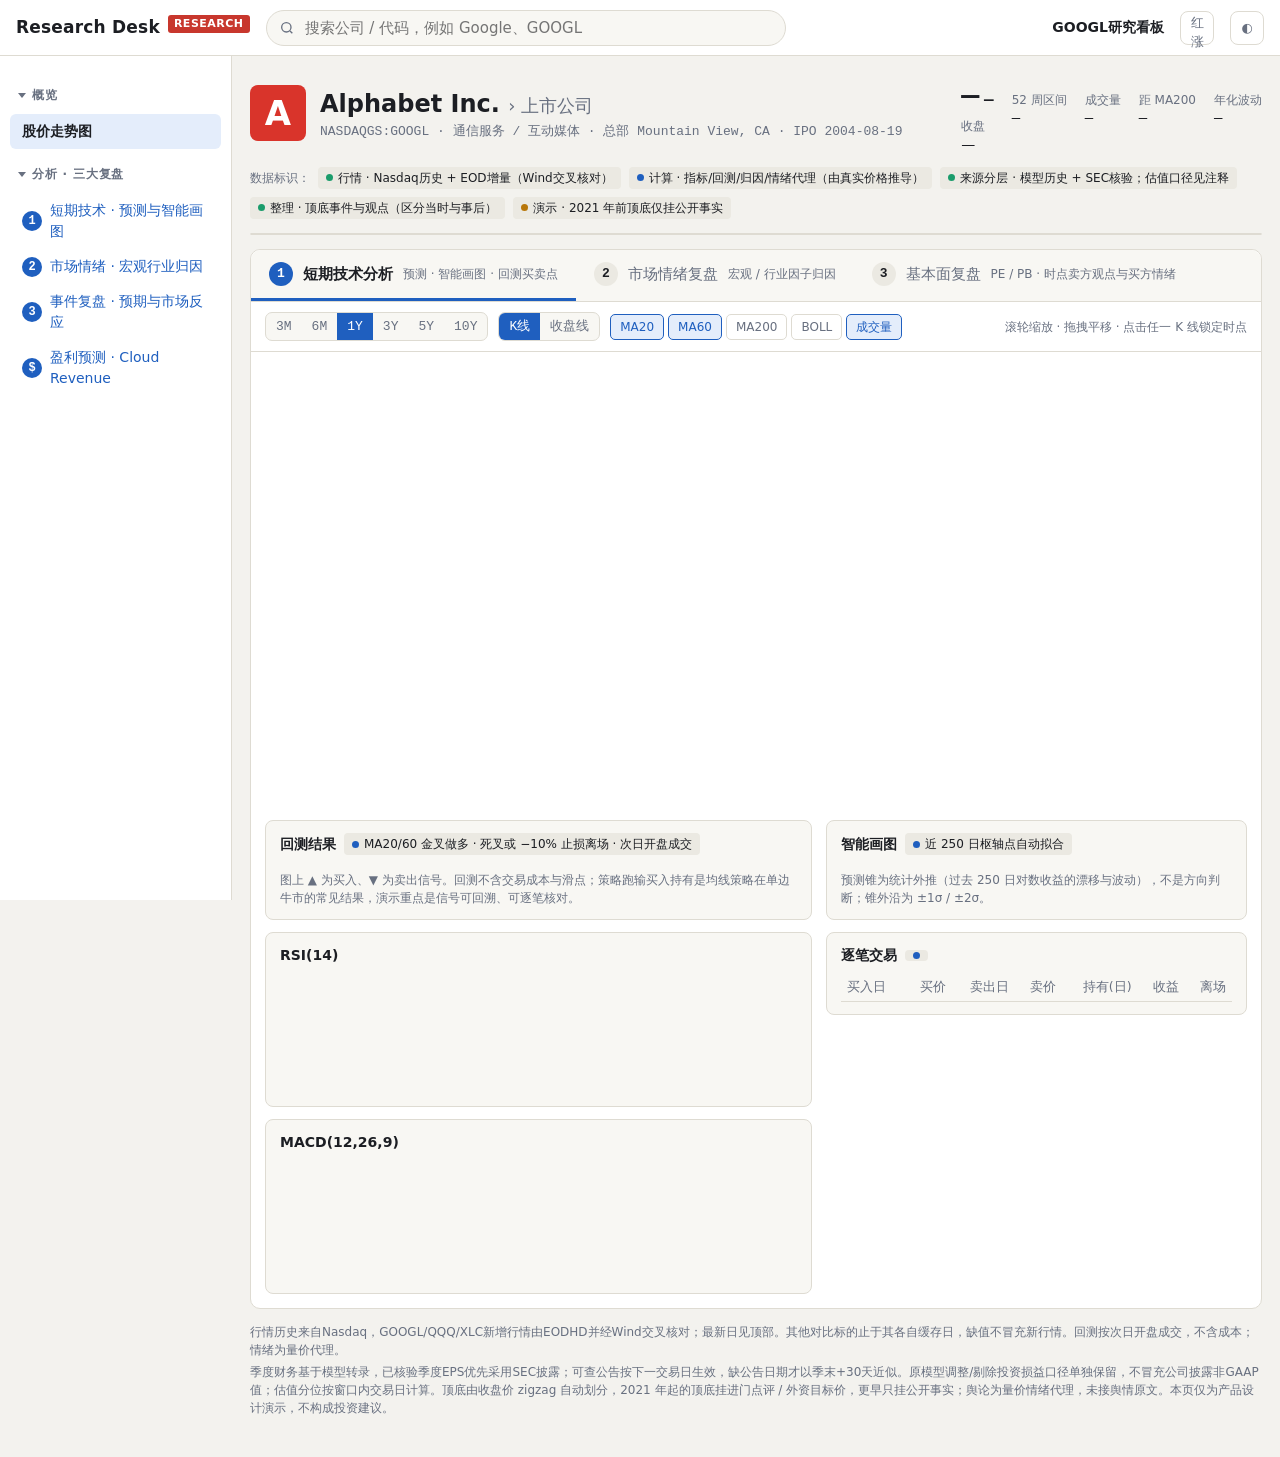
<file: skills/single-stock-workbench/assets/dashboard.html>
<!doctype html>
<meta charset="utf-8">
<meta name="viewport" content="width=device-width,initial-scale=1">
<title>GOOGL 研究工作台 · 回撤叙事与Cloud量化模型</title>
<meta name="claude:viewport-fit-sides" content="cover">
<style>
/* Layout: terminal shell — fixed top bar, left menu rail, main column (header → price chart → 3 analysis tabs that both overlay the chart and open a panel). */
:root{
  --bg:#f3f2ee; --panel:#ffffff; --panel2:#f8f7f3; --line:#dedbd2; --fg:#1c1e23; --muted:#687080;
  --accent:#1f5fbf; --accent-soft:#e4edfb; --chip:#ebe9e2; --warn-soft:#fbefd6;
  --up:#c8372d; --down:#1a9c6b; --warn:#b8770a; --alpha:#7b4fcf; --mkt:#1f5fbf; --ind:#2aa0a8;
  --s1:#1f5fbf; --s2:#c8372d; --s3:#8a93a2; --s4:#2aa0a8; --s5:#b8770a; --s6:#7b4fcf;
  --font:'IBM Plex Sans','PingFang SC','Hiragino Sans GB','Microsoft YaHei',system-ui,sans-serif;
  --mono:'IBM Plex Mono','SF Mono',Menlo,Consolas,monospace;
}
@media (prefers-color-scheme: dark){ :root:not([data-theme="light"]){
  --bg:#131518; --panel:#1b1e23; --panel2:#20242a; --line:#2d323a; --fg:#e7e8eb; --muted:#8f96a3;
  --accent:#6ea3ff; --accent-soft:#1f2c44; --chip:#262a31; --warn-soft:#3a2d12; --up:#ff6b5c; --down:#3ccf8e; --warn:#e3a53a; --alpha:#b494ff; --mkt:#6ea3ff; --ind:#4fd1d9;
  --s1:#6ea3ff; --s2:#ff6b5c; --s3:#8f96a3; --s4:#4fd1d9; --s5:#e3a53a; --s6:#b494ff; color-scheme:dark }}
:root[data-theme="dark"]{
  --bg:#131518; --panel:#1b1e23; --panel2:#20242a; --line:#2d323a; --fg:#e7e8eb; --muted:#8f96a3;
  --accent:#6ea3ff; --accent-soft:#1f2c44; --chip:#262a31; --warn-soft:#3a2d12; --up:#ff6b5c; --down:#3ccf8e; --warn:#e3a53a; --alpha:#b494ff; --mkt:#6ea3ff; --ind:#4fd1d9;
  --s1:#6ea3ff; --s2:#ff6b5c; --s3:#8f96a3; --s4:#4fd1d9; --s5:#e3a53a; --s6:#b494ff; color-scheme:dark }
:root.us-color{ --up:#1a9c6b; --down:#c8372d }
:root[data-theme="dark"].us-color{ --up:#3ccf8e; --down:#ff6b5c }
@media (prefers-color-scheme: dark){ :root:not([data-theme="light"]).us-color{ --up:#3ccf8e; --down:#ff6b5c } }

*{box-sizing:border-box}
[hidden]{display:none!important}
html,body{height:100%}
body{margin:0;background:var(--bg);color:var(--fg);font-family:var(--font);font-size:15px;line-height:1.5}
body::before{content:"";position:fixed;inset:0 0 auto;height:env(safe-area-inset-top,0px);z-index:10;background:var(--panel)}
button{font:inherit;color:inherit;background:none;border:0;cursor:pointer}
.num{font-family:var(--mono);font-variant-numeric:tabular-nums}
h1,h2,h3{margin:0;text-wrap:balance}
a{color:var(--accent)}

/* top bar */
.top{position:sticky;top:env(safe-area-inset-top,0px);z-index:9;display:flex;align-items:center;gap:16px;height:56px;background:var(--panel);border-bottom:1px solid var(--line);
  padding-left:max(16px,env(safe-area-inset-left,0px));padding-right:max(16px,env(safe-area-inset-right,0px))}
.brand{display:flex;align-items:baseline;gap:8px;white-space:nowrap}
.brand b{font-size:17px;letter-spacing:.2px}
.brand span{font-size:11px;color:var(--panel);background:var(--up);padding:1px 6px;border-radius:3px;font-weight:600;letter-spacing:.5px;position:relative;top:-6px}
.search{position:relative;flex:1;max-width:520px;min-width:0}
.search input{width:100%;height:36px;border-radius:18px;border:1px solid var(--line);background:var(--panel2);color:var(--fg);padding:0 14px 0 38px;font:inherit;font-size:15px}
.search input:focus{outline:2px solid var(--accent);outline-offset:1px}
.search svg{position:absolute;left:13px;top:10px;width:16px;height:16px;fill:none;stroke:var(--muted);stroke-width:2}
.sugg{position:absolute;top:40px;left:0;right:0;background:var(--panel);border:1px solid var(--line);border-radius:10px;box-shadow:0 10px 30px rgba(0,0,0,.18);overflow:hidden;z-index:20}
.sugg button{display:flex;width:100%;gap:12px;align-items:center;padding:9px 14px;text-align:left}
.sugg button:hover,.sugg button.on{background:var(--accent-soft)}
.sugg .tk{font-family:var(--mono);font-size:13px;width:92px;color:var(--accent)}
.sugg .nm{flex:1}
.sugg .st{font-size:12px;color:var(--muted)}
.topnav{display:flex;gap:18px;margin-left:auto;color:var(--muted);font-size:14px}
.topnav .cur{color:var(--fg);font-weight:600}
.iconbtn{width:34px;height:34px;border-radius:8px;border:1px solid var(--line);display:grid;place-items:center;font-size:13px;color:var(--muted)}
.iconbtn:hover{color:var(--fg);background:var(--panel2)}

/* shell */
.shell{display:grid;grid-template-columns:232px minmax(0,1fr);min-height:calc(100% - 56px)}
.rail{border-right:1px solid var(--line);background:var(--panel);padding:14px 10px 24px;position:sticky;top:56px;height:calc(100vh - 56px);overflow:auto;padding-left:max(10px,env(safe-area-inset-left,0px))}
.rail .filter{width:100%;height:32px;border:1px solid var(--line);border-radius:6px;background:var(--panel2);color:var(--fg);padding:0 10px;font:inherit;font-size:13px;margin-bottom:10px}
.grp{margin-top:10px}
.grp h4{margin:0 0 4px;padding:6px 8px;font-size:12px;text-transform:uppercase;letter-spacing:.8px;color:var(--muted);display:flex;align-items:center;gap:6px}
.grp h4::before{content:"";width:0;height:0;border-left:4px solid transparent;border-right:4px solid transparent;border-top:5px solid var(--muted)}
.rail button.it{display:flex;align-items:center;gap:8px;width:100%;padding:7px 8px 7px 12px;border-radius:6px;font-size:14px;text-align:left;color:var(--accent)}
.rail button.it:hover{background:var(--panel2)}
.rail button.it.on{background:var(--accent-soft);color:var(--fg);font-weight:600}
.rail button.it.dim{color:var(--muted);cursor:default}
.rail button.it .n{width:20px;height:20px;border-radius:50%;background:var(--accent);color:#fff;font-size:12px;font-weight:700;display:grid;place-items:center;flex:none;font-family:var(--mono)}
.rail button.it.dim .n{background:var(--chip);color:var(--muted)}
.rail .soon{margin-left:auto;font-size:10px;color:var(--muted);border:1px solid var(--line);border-radius:3px;padding:0 4px}

.main{min-width:0;padding:18px 18px 40px;padding-right:max(18px,env(safe-area-inset-right,0px));display:flex;flex-direction:column;gap:14px}

/* company header */
.co{display:flex;gap:14px;align-items:center;flex-wrap:wrap}
.logo{width:56px;height:56px;border-radius:8px;background:#d9342b;color:#fff;display:grid;place-items:center;font-size:34px;font-weight:700;font-family:var(--font);flex:none}
.co h1{font-size:24px;font-weight:600}
.co h1 small{font-weight:400;color:var(--muted);font-size:18px}
.co .keys{font-size:13px;color:var(--muted);font-family:var(--mono)}
.quote{margin-left:auto;display:flex;gap:18px;align-items:baseline;flex-wrap:wrap}
.quote .px{font-size:30px;font-weight:600}
.quote .chg{font-size:16px;font-weight:600}
.quote .kv{font-size:12px;color:var(--muted);line-height:1.3}
.quote .kv b{display:block;color:var(--fg);font-weight:500;font-size:14px}
.srcline{display:flex;gap:8px;flex-wrap:wrap;align-items:center;font-size:12px;color:var(--muted)}
.chip{display:inline-flex;align-items:center;gap:5px;padding:2px 8px;border-radius:4px;background:var(--chip);font-size:12px;color:var(--fg);white-space:nowrap}
.chip.real::before,.chip.demo::before,.chip.calc::before{content:"";width:7px;height:7px;border-radius:50%}
.chip.real::before{background:var(--down)}
.chip.demo::before{background:var(--warn)}
.chip.calc::before{background:var(--accent)}

/* chart card */
.card{background:var(--panel);border:1px solid var(--line);border-radius:10px}
.ctl{display:flex;align-items:center;gap:10px;padding:10px 14px;border-bottom:1px solid var(--line);flex-wrap:wrap}
.seg{display:flex;background:var(--panel2);border:1px solid var(--line);border-radius:7px;overflow:hidden}
.seg button{padding:4px 10px;font-size:13px;color:var(--muted);font-family:var(--mono)}
.seg button.on{background:var(--accent);color:#fff}
.tog{display:flex;gap:4px;flex-wrap:wrap}
.tog button{padding:3px 9px;font-size:12px;border:1px solid var(--line);border-radius:5px;color:var(--muted)}
.tog button.on{border-color:var(--accent);color:var(--accent);background:var(--accent-soft)}
.ctl .hint{margin-left:auto;font-size:12px;color:var(--muted)}
.chartwrap{position:relative}
#main{display:block;width:100%;height:440px}
.tip{position:absolute;pointer-events:none;background:var(--panel);border:1px solid var(--line);border-radius:8px;padding:8px 10px;font-size:12px;box-shadow:0 6px 20px rgba(0,0,0,.15);display:none;min-width:150px;z-index:3}
.tip .d{font-weight:600;margin-bottom:3px}
.tip .r{display:flex;justify-content:space-between;gap:14px}
.tip .r span:last-child{font-family:var(--mono)}
.legend{display:flex;gap:14px;flex-wrap:wrap;padding:6px 14px 8px;font-size:12px;color:var(--muted)}
.legend i{display:inline-block;width:14px;height:3px;border-radius:2px;vertical-align:middle;margin-right:5px}

/* tabs */
.tabs{display:flex;border-bottom:1px solid var(--line);overflow-x:auto;background:var(--panel2);border-radius:10px 10px 0 0}
.tabs button{display:flex;align-items:center;gap:10px;padding:12px 18px;font-size:15px;color:var(--muted);border-bottom:3px solid transparent;white-space:nowrap}
.tabs button .n{width:24px;height:24px;border-radius:50%;background:var(--chip);display:grid;place-items:center;font-family:var(--mono);font-weight:700;font-size:13px;color:var(--fg)}
.tabs button.on{color:var(--fg);font-weight:600;border-bottom-color:var(--accent)}
.tabs button.on .n{background:var(--accent);color:#fff}
.tabs button small{font-weight:400;color:var(--muted);font-size:12px}
.panel{display:grid;grid-template-columns:minmax(0,1.3fr) minmax(0,1fr);gap:14px;padding:14px}
.panel[hidden]{display:none}
.col{min-width:0;display:flex;flex-direction:column;gap:12px}
.box{background:var(--panel2);border:1px solid var(--line);border-radius:8px;padding:12px 14px;min-width:0}
.box h3{font-size:14px;font-weight:600;margin-bottom:8px;display:flex;align-items:center;gap:8px;flex-wrap:wrap}
.box h3 .chip{font-weight:400}
.tiles{display:grid;grid-template-columns:repeat(auto-fit,minmax(118px,1fr));gap:8px}
.tile{background:var(--panel);border:1px solid var(--line);border-radius:6px;padding:8px 10px}
.tile .k{font-size:11px;color:var(--muted);letter-spacing:.3px}
.tile .v{font-size:20px;font-weight:600;font-family:var(--mono)}
.tile .s{font-size:11px;color:var(--muted)}
.mini{display:block;width:100%;height:120px}
.tbl{width:100%;border-collapse:collapse;font-size:12.5px}
.tbl th{font-weight:500;color:var(--muted);text-align:right;padding:4px 6px;border-bottom:1px solid var(--line);white-space:nowrap}
.tbl td{text-align:right;padding:4px 6px;border-bottom:1px solid var(--line);font-family:var(--mono);white-space:nowrap}
.tbl th:first-child,.tbl td:first-child{text-align:left}
.tbl tr.on td{background:var(--accent-soft)}
.tbl tbody tr{cursor:pointer}
.scroll{max-height:260px;overflow:auto}
.pos{color:var(--up)} .neg{color:var(--down)}
ul.lv{margin:0;padding:0;list-style:none;display:flex;flex-direction:column;gap:6px;font-size:13px}
ul.lv li{display:flex;justify-content:space-between;gap:10px;border-bottom:1px dashed var(--line);padding-bottom:4px}
ul.lv li span:last-child{font-family:var(--mono)}
.gauge{height:10px;border-radius:5px;background:linear-gradient(90deg,var(--down),#d9c35a 50%,var(--up));position:relative;margin:10px 0 4px}
.gauge i{position:absolute;top:-4px;width:4px;height:18px;background:var(--fg);border-radius:2px;margin-left:-2px}
.gl{display:flex;justify-content:space-between;font-size:11px;color:var(--muted)}
.evt{display:flex;flex-direction:column;gap:8px}
.evt .ec{border-left:3px solid var(--accent);background:var(--panel);border-radius:0 6px 6px 0;padding:8px 10px;font-size:13px}
.evt .ec b{display:block;font-size:12px;color:var(--muted);margin-bottom:2px;font-weight:500}
.evt .ec.f{border-color:var(--mkt)} .evt .ec.s{border-color:var(--alpha)} .evt .ec.b{border-color:var(--warn)}
.tl{display:flex;gap:6px;flex-wrap:wrap}
.tl button{font-size:12px;padding:3px 8px;border:1px solid var(--line);border-radius:12px;color:var(--muted);font-family:var(--mono)}
.tl button.on,.tl button:hover{border-color:var(--accent);color:var(--accent)}
.sel-h{display:flex;justify-content:space-between;align-items:baseline;gap:10px;flex-wrap:wrap}
.sel-h .d{font-family:var(--mono);font-size:18px;font-weight:600}
.note{font-size:12px;color:var(--muted);line-height:1.5}
.foot{font-size:12px;color:var(--muted);display:flex;flex-direction:column;gap:4px}
.toast{position:fixed;left:50%;bottom:calc(24px + env(safe-area-inset-bottom,0px));transform:translateX(-50%);background:var(--fg);color:var(--bg);padding:8px 16px;border-radius:20px;font-size:13px;opacity:0;transition:opacity .2s;pointer-events:none;z-index:30}
.toast.show{opacity:1}
button:focus-visible,input:focus-visible{outline:2px solid var(--accent);outline-offset:1px}

/* valuation table + overlays + pivots */
.panel.t3{display:block}
.t3sub{display:flex;align-items:center;gap:6px;flex-wrap:wrap;padding:8px 14px 10px;border-top:1px solid var(--line)}
.t3sub button{padding:6px 14px;border:1px solid var(--line);border-radius:8px;font-size:14px;color:var(--muted);background:var(--panel)}
.t3sub button.on{background:var(--accent);color:#fff;border-color:var(--accent);font-weight:600}
.t3sub .note{margin-left:8px}
.t3a{display:grid;grid-template-columns:minmax(0,1.35fr) minmax(0,1fr);gap:14px}
.evt.big .ec{font-size:14px;padding:12px 14px}
.evt.big .ec b{font-size:13px}
@media (max-width:1000px){ .t3a{grid-template-columns:1fr} }

.subpanels{display:flex;flex-direction:column}
.subcv{display:block;width:100%;height:112px;border-top:1px solid var(--line)}
#metSel button{padding:2px 8px;font-size:12px}

.valwrap{border-top:1px solid var(--line);padding:10px 14px 12px}
.valctl{display:flex;align-items:center;gap:10px;flex-wrap:wrap;margin-bottom:8px;font-size:13px}
.valctl .custom{display:flex;align-items:center;gap:6px;margin-left:auto;flex-wrap:wrap}
.valctl select{height:26px;border:1px solid var(--line);border-radius:5px;background:var(--panel2);color:var(--fg);font:12.5px var(--font);padding:0 4px}
.vt th,.vt td{white-space:nowrap}
.vt td:first-child{font-family:var(--font);font-weight:500}
.vt tr.pct td{color:var(--muted);font-size:11.5px;white-space:normal}
.pbar{display:inline-block;width:56px;height:6px;border-radius:3px;background:var(--chip);vertical-align:middle;margin-right:6px;overflow:hidden}
.pbar i{display:block;height:100%;background:var(--alpha)}
.spk{width:120px;height:26px;display:block}
.box h3 .seg{margin-left:auto}
.box h3 .seg button{padding:2px 8px;font-size:12px}
/* forecast view */
.fc-hdr{display:flex;align-items:center;gap:10px;flex-wrap:wrap;padding:12px 14px;border-bottom:1px solid var(--line)}
.fc-hdr h2{font-size:17px;font-weight:600}
.fcwrap2{display:grid;grid-template-columns:minmax(0,1fr) 300px;gap:14px;padding:14px}
.tblwrap{overflow-x:auto;overflow-y:hidden;border:1px solid var(--line);border-radius:8px;background:var(--panel)}
.ft{border-collapse:separate;border-spacing:0;font-size:12.5px;font-family:var(--mono);font-variant-numeric:tabular-nums;white-space:nowrap}
.ft th,.ft td{padding:6px 8px;text-align:right;border-bottom:1px solid var(--line);min-width:64px;background:var(--panel)}
.ft th{font-weight:500;color:var(--muted);font-size:11.5px;position:sticky;top:0;z-index:1}
.ft .lab{position:sticky;left:0;z-index:3;text-align:left;font-family:var(--font);font-weight:500;min-width:120px;border-right:1px solid var(--line);box-shadow:4px 0 8px -6px rgba(0,0,0,.25)}
.ft th.lab{z-index:4}
.ft .fx{position:sticky;z-index:2;width:88px;min-width:88px;max-width:88px;background:var(--accent-soft)}
.ft .fx0{box-shadow:-6px 0 10px -6px rgba(0,0,0,.3);border-left:2px solid var(--accent)}
.ft th.fx{z-index:3;color:var(--fg);font-weight:600}
.ft tr.pct td{color:var(--muted);font-size:11.5px}
.ft tr.b td{color:var(--fg);font-weight:600}
.ft tr.big td{font-weight:600}
.ft td.est{color:var(--muted);font-style:italic}
.ft th.est{font-style:italic}
.ft .fx input{width:70px;height:24px;border:1px solid var(--line);border-radius:4px;background:var(--panel);color:var(--fg);font:12.5px var(--mono);text-align:right;padding:0 4px}
.ft .fx input.chg{border-color:var(--warn);background:var(--warn-soft)}
.ft .fx .ms{display:block;font-size:10px;color:var(--muted);line-height:1.2}
.ft .fx .big{font-weight:600;font-size:13px}
.ft td i{font-style:normal;color:var(--warn);cursor:help}
.ft td small{display:block;font-size:10px;line-height:1.1;font-weight:400}
.ft tr.segrow td{font-size:12px;min-width:74px}
.ft tr.segrow td.lab{font-weight:400;color:var(--fg)}
.ft .na{color:var(--muted);font-size:10.5px}
.ft .fx .val{display:block;font-size:11.5px;color:var(--fg);line-height:1.2;margin-top:1px}
.gd{background:var(--panel2);border:1px solid var(--line);border-radius:8px;padding:12px 14px;min-width:0;align-self:start}
.gd-h{display:flex;flex-direction:column;gap:6px;margin-bottom:8px}
.gd-h b{font-size:14px}
.gd ul,.gl{list-style:none;margin:0;padding:0;display:flex;flex-direction:column;gap:8px;font-size:13px;line-height:1.45}
.gd li,.gl li{padding-left:8px;border-left:2px solid var(--line)}
.gd li b,.gl li>b:first-child{margin-right:4px}
.tag{display:inline-block;font-size:10.5px;padding:0 5px;border-radius:3px;background:var(--chip);color:var(--muted);margin-right:5px;vertical-align:1px}
.gl li small{display:block;color:var(--muted);font-size:11px;margin-top:2px}
.gd-open{margin-top:12px;width:100%;padding:8px 10px;border:1px solid var(--accent);border-radius:6px;color:var(--accent);font-size:13px;text-align:left;background:var(--panel)}
.gdrows{display:flex;flex-direction:column;border-top:1px solid var(--line)}
.gdrow{display:grid;grid-template-columns:92px 1fr;gap:4px 8px;padding:7px 4px;border-bottom:1px solid var(--line);cursor:pointer;font-size:12.5px;line-height:1.35;text-align:left;width:100%}
.gdrow:hover{background:var(--accent-soft)}
.gdrow .fn{font-weight:600;font-family:var(--font)}
.gdrow .fs{color:var(--fg)}
.gdrow .fs b{margin-right:3px}
.gdrow .fv{grid-column:1/3;display:flex;gap:10px;font-family:var(--mono);font-size:11px;color:var(--muted);flex-wrap:wrap}
.gdrow .fv b{color:var(--fg);font-weight:600}
.gdrow .fv .cur{color:var(--accent)}
.fq{list-style:none;margin:0;padding:0;display:flex;flex-direction:column;gap:8px}
.fq li{padding:8px 10px;border-left:3px solid var(--accent);background:var(--panel2);border-radius:0 6px 6px 0;font-size:13px}
.fq li small{display:block;color:var(--muted);font-size:11px;margin-top:3px}
.fnum{width:100%;border-collapse:collapse;font-family:var(--mono);font-size:12.5px;margin:8px 0}
.fnum th,.fnum td{padding:5px 8px;text-align:right;border-bottom:1px solid var(--line)}
.fnum th:first-child,.fnum td:first-child{text-align:left;font-family:var(--font)}
.fnum td.cur{color:var(--accent);font-weight:600}
.gd-open:hover{background:var(--accent-soft)}
.overlay{position:fixed;inset:0;background:rgba(0,0,0,.35);z-index:40}
.drawer{position:fixed;top:0;right:0;bottom:0;width:min(760px,100%);background:var(--panel);border-left:1px solid var(--line);z-index:41;display:flex;flex-direction:column;box-shadow:-10px 0 30px rgba(0,0,0,.25);padding-top:env(safe-area-inset-top,0px)}
.dr-h{display:flex;align-items:center;gap:12px;padding:12px 16px;border-bottom:1px solid var(--line);flex-wrap:wrap}
.dr-h b{font-size:16px}
.dr-h .iconbtn{margin-left:auto}
.dr-b{padding:14px 16px calc(20px + env(safe-area-inset-bottom,0px));overflow:auto;flex:1;padding-right:max(16px,env(safe-area-inset-right,0px))}
.dr-b h3{font-size:16px;margin-bottom:6px}
.dr-b h4{margin:14px 0 6px;font-size:13px;color:var(--muted);text-transform:uppercase;letter-spacing:.6px}
.dr-b .tbl td:first-child{font-family:var(--font)}
@media (max-width:1000px){ .shell{grid-template-columns:1fr} .fcwrap2{grid-template-columns:1fr} .rail{position:static;height:auto;display:flex;flex-wrap:wrap;gap:4px;padding:8px} .rail .filter,.grp h4,.rail .soon{display:none} .grp{margin:0;display:contents} .rail button.it{width:auto;padding:6px 10px}
  .panel{grid-template-columns:1fr} .topnav{display:none} #main{height:360px} .quote{margin-left:0} }
@media (prefers-reduced-motion:reduce){ .toast{transition:none} }

/* Additions retain the original v9 layout and typography. */
.wb-toolbar{display:flex;gap:7px;align-items:center;flex-wrap:wrap;padding:10px 14px;border-bottom:1px solid var(--line)}.wb-toolbar>span:first-child{font-weight:600}.wb-toolbar button{border:1px solid var(--line);cursor:pointer}.wb-toolbar .note{margin-right:auto}.wb-extra{padding:0 14px 14px}.wb-extra>details{border-top:1px solid var(--line);padding:12px 0}.wb-extra summary{cursor:pointer;font-weight:600;font-size:13px;margin-bottom:10px}.wb-note{font-size:12px;line-height:1.7;color:var(--muted);background:var(--panel2);border-left:3px solid var(--accent);padding:10px 12px;margin:10px 14px}.wb-error{color:var(--warn);padding:10px 14px;font-size:13px}.ft .qedit{background:var(--panel2)}.ft .qedit input{width:76px;font:12px var(--mono);text-align:right;background:var(--panel);border:1px solid var(--line);border-radius:4px;color:var(--fg);padding:3px}.ft input.chg{border-color:var(--warn);background:var(--warn-soft)}.ft .fx input{width:76px}.ft .wbg td{background:var(--panel2);font-size:11px;color:var(--muted)}.wb-scroll{overflow:auto;max-width:100%;margin:8px 0}.wb-table{width:100%;border-collapse:collapse;font-size:12px}.wb-table th,.wb-table td{border-bottom:1px solid var(--line);padding:7px 9px;vertical-align:top;text-align:right;white-space:nowrap}.wb-table th:first-child,.wb-table td:first-child{text-align:left}.wb-table .wrap{white-space:normal;min-width:220px;font-family:var(--font);text-align:left}.wb-table td{font-family:var(--mono)}.wb-table th{font-size:11px;color:var(--muted)}.wb-ref{display:inline-block;padding:1px 4px;border:1px solid var(--line);border-radius:3px;color:var(--accent);font-size:10px;cursor:pointer;margin:2px;word-break:break-word}.wb-research{border-bottom:1px solid var(--line);padding-bottom:14px;margin-bottom:14px}.wb-casebar{display:flex;gap:6px;align-items:center;flex-wrap:wrap;margin-bottom:10px}.wb-casebar button{border:1px solid var(--line);border-radius:5px;padding:5px 9px;font-size:12px}.wb-casebar button.on{border-color:var(--accent);color:var(--accent)}.wb-cases{display:grid;grid-template-columns:minmax(0,1.1fr) minmax(0,1fr);gap:12px}.wb-block{border:1px solid var(--line);border-radius:7px;padding:12px;background:var(--panel2);font-size:13px;line-height:1.75}.wb-block h4{font-size:13px;margin:4px 0 8px}.wb-block p{margin:7px 0}.wb-stage{border-left:2px solid var(--accent);padding:4px 0 4px 10px;margin:9px 0}.wb-stage small{color:var(--muted);font-size:11px}.wb-evidence{display:grid;grid-template-columns:repeat(auto-fit,minmax(260px,1fr));gap:10px;margin:10px 0}.wb-source{font-size:12px;padding:8px 0;border-bottom:1px solid var(--line);overflow-wrap:anywhere}.wb-source strong{color:var(--fg)}.wb-kpis{display:flex;gap:20px;flex-wrap:wrap;font:12px var(--mono);margin:8px 0}.wb-kpis b{font-size:18px}.wb-empty{font-size:12px;color:var(--muted);padding:10px}.wb-json{font:11px var(--mono);white-space:pre-wrap;overflow-wrap:anywhere}.wb-chip{font-size:10px;background:var(--chip);border-radius:3px;padding:2px 5px;color:var(--muted)}
@media(max-width:1000px){.wb-cases{grid-template-columns:1fr}}
</style>

<div class="top">
  <div class="brand"><b>Research Desk</b><span>RESEARCH</span></div>
  <div class="search">
    <svg viewBox="0 0 24 24"><circle cx="11" cy="11" r="7"/><path d="M20 20l-3.5-3.5"/></svg>
    <input id="q" type="search" placeholder="搜索公司 / 代码，例如 Google、GOOGL" autocomplete="off" aria-label="搜索公司">
    <div class="sugg" id="sugg" hidden></div>
  </div>
  <nav class="topnav"><span class="cur">GOOGL研究看板</span></nav>
  <button class="iconbtn" id="colorBtn" title="切换涨跌颜色">红涨</button>
  <button class="iconbtn" id="themeBtn" title="切换明暗">◐</button>
</div>

<div class="shell">
  <aside class="rail">
    <div class="grp"><h4>概览</h4>
      <button class="it on" data-view="chart">股价走势图</button>
    </div>
    <div class="grp"><h4>分析 · 三大复盘</h4>
      <button class="it" data-tab="1"><span class="n">1</span>短期技术 · 预测与智能画图</button>
      <button class="it" data-tab="2"><span class="n">2</span>市场情绪 · 宏观行业归因</button>
      <button class="it" data-tab="3"><span class="n">3</span>事件复盘 · 预期与市场反应</button>
      <button class="it" data-view="forecast"><span class="n">$</span>盈利预测 · Cloud Revenue</button>
    </div>
  </aside>

  <main class="main">
    <div class="co">
      <div class="logo">A</div>
      <div>
        <h1>Alphabet Inc. <small>› 上市公司</small></h1>
        <div class="keys">NASDAQGS:GOOGL · 通信服务 / 互动媒体 · 总部 Mountain View, CA · IPO 2004-08-19</div>
      </div>
      <div class="quote">
        <div><span class="px num" id="px">—</span> <span class="chg num" id="chg">—</span><div class="kv">收盘 <b id="asof">—</b></div></div>
        <div class="kv">52 周区间<b class="num" id="r52">—</b></div>
        <div class="kv">成交量<b class="num" id="vol">—</b></div>
        <div class="kv">距 MA200<b class="num" id="dma">—</b></div>
        <div class="kv">年化波动<b class="num" id="vola">—</b></div>
      </div>
    </div>
    <div class="srcline">数据标识：<span class="chip real">行情 · Nasdaq历史 + EOD增量（Wind交叉核对）</span><span class="chip calc">计算 · 指标/回测/归因/情绪代理（由真实价格推导）</span><span class="chip real">来源分层 · 模型历史 + SEC核验；估值口径见注释</span><span class="chip real">整理 · 顶底事件与观点（区分当时与事后）</span><span class="chip demo">演示 · 2021 年前顶底仅挂公开事实</span></div>

    <section class="card" id="studyOverview" aria-label="研究结论与导航"></section>
    <section class="card" id="chartCard">
      <div class="tabs" id="tabs">
        <button data-tab="1" class="on"><span class="n">1</span>短期技术分析 <small>预测 · 智能画图 · 回测买卖点</small></button>
        <button data-tab="2"><span class="n">2</span>市场情绪复盘 <small>宏观 / 行业因子归因</small></button>
        <button data-tab="3"><span class="n">3</span>基本面复盘 <small>PE / PB · 时点卖方观点与买方情绪</small></button>
      </div>
      <div class="ctl">
        <div class="seg" id="range"><button data-r="60">3M</button><button data-r="125">6M</button><button data-r="250" class="on">1Y</button><button data-r="750">3Y</button><button data-r="1250">5Y</button><button data-r="0">10Y</button></div>
        <div class="seg" id="ctype"><button data-t="candle" class="on">K线</button><button data-t="line">收盘线</button></div>
        <div class="tog" id="ov"><button data-o="ma20" class="on">MA20</button><button data-o="ma60" class="on">MA60</button><button data-o="ma200">MA200</button><button data-o="boll">BOLL</button><button data-o="vol" class="on">成交量</button></div>
        <span class="hint">滚轮缩放 · 拖拽平移 · 点击任一 K 线锁定时点</span>
      </div>
      <div class="chartwrap"><canvas id="main"></canvas><div class="tip" id="tip"></div></div>
      <div class="legend" id="legend"></div>
        <div class="t3sub" id="t3sub" hidden><button data-s="piv" class="on">顶底复盘</button><button data-s="val">估值</button><button data-s="cmp">叠加对比</button><span class="note">顶底复盘：图上 ▲▼ 为自动划分的阶段顶 / 底，点任一处看已整理的舆论、事件与观点摘录（可能包含事后信息）</span></div>
      <div class="subpanels" id="subpanels" hidden></div>
      <div class="valwrap" id="valwrap" hidden>
        <div class="valctl"><b>估值指标</b><span class="chip real">TTM：SEC核验/模型转录分层；调整口径保留原模型</span><button class="chip calc" id="aiPick" style="cursor:pointer">✦ 规则推荐指标</button><span class="tog" id="metSel"></span>
          <span class="seg" id="valWin"><button data-w="3">3 年</button><button data-w="5" class="on">5 年</button><button data-w="10">全部</button></span>
          <span class="note" id="aiNote"></span>
          <span class="custom"><span class="note">自定义口径：</span><select id="cuNum" aria-label="分子"><option value="px">价格</option><option value="mc">市值</option><option value="ev">EV</option></select><span>/</span><select id="cuDen" aria-label="分母"><option value="eps">EPS GAAP TTM</option><option value="epscore">EPS 剔除投资损益 TTM</option><option value="epsng">EPS 原模型调整 TTM</option><option value="rps">每股收入 TTM</option><option value="bvps">每股净资产</option><option value="fcfps">每股 FCF TTM</option><option value="ebitda">EBITDA TTM</option><option value="ni">净利润 TTM</option><option value="fwd27">2027E EPS（MS）</option></select><button class="chip" id="cuAdd" style="cursor:pointer">加一行</button></span></div>
        <div style="overflow-x:auto"><table class="tbl vt" id="valtbl"></table></div>
      </div>

      <!-- Tab 1 -->
      <div class="panel" id="p1">
        <div class="col">
          <div class="box"><h3>回测结果 <span class="chip calc">MA20/60 金叉做多 · 死叉或 −10% 止损离场 · 次日开盘成交</span></h3>
            <div class="tiles" id="t1tiles"></div>
            <p class="note" style="margin:8px 0 0">图上 ▲ 为买入、▼ 为卖出信号。回测不含交易成本与滑点；策略跑输买入持有是均线策略在单边牛市的常见结果，演示重点是信号可回溯、可逐笔核对。</p>
          </div>
          <div class="box"><h3>RSI(14)</h3><canvas class="mini" id="rsi"></canvas></div>
          <div class="box"><h3>MACD(12,26,9)</h3><canvas class="mini" id="macd"></canvas></div>
        </div>
        <div class="col">
          <div class="box"><h3>智能画图 <span class="chip calc">近 250 日枢轴点自动拟合</span></h3><ul class="lv" id="draw"></ul>
            <p class="note" style="margin:8px 0 0">预测锥为统计外推（过去 250 日对数收益的漂移与波动），不是方向判断；锥外沿为 ±1σ / ±2σ。</p></div>
          <div class="box"><h3>逐笔交易 <span class="chip calc" id="tcount"></span></h3><div class="scroll"><table class="tbl" id="trades"><thead><tr><th>买入日</th><th>买价</th><th>卖出日</th><th>卖价</th><th>持有(日)</th><th>收益</th><th>离场</th></tr></thead><tbody></tbody></table></div></div>
        </div>
      </div>

      <!-- Tab 2 -->
      <div class="panel" id="p2" hidden>
        <div class="col">
          <div class="box"><h3>月度收益归因 <span class="chip calc">滚动 60 日 OLS · 市场=QQQ · 行业=XLC 剔除市场后的残差 · 其余为未解释项</span></h3>
            <canvas class="mini" id="attr" style="height:220px"></canvas>
            <div class="legend" style="padding:6px 0 0"><span><i style="background:var(--mkt)"></i>市场 β 贡献</span><span><i style="background:var(--ind)"></i>行业贡献</span><span><i style="background:var(--alpha)"></i>未解释项</span><span><i style="background:var(--fg);height:2px"></i>当月总收益</span><span class="note">点击柱子查看该月复盘</span></div>
          </div>
          <div class="box"><h3>滚动 β 与归因明细（近 12 个月）</h3><div class="scroll"><table class="tbl" id="attrtbl"><thead><tr><th>月份</th><th>总收益</th><th>市场</th><th>行业</th><th>α</th><th>β市场</th><th>β行业</th></tr></thead><tbody></tbody></table></div></div>
        </div>
        <div class="col">
          <div class="box"><h3>情绪读数 <span class="chip calc">量价情绪代理 0–100</span></h3>
            <div class="sel-h"><span class="d" id="s2d">—</span><span class="num" id="s2v">—</span></div>
            <div class="gauge"><i id="s2g" style="left:50%"></i></div><div class="gl"><span>恐慌</span><span>中性</span><span>过热</span></div>
            <p class="note" style="margin:8px 0 0">代理公式：20 日涨幅 35% + 成交量相对 60 日均量 15% + RSI 偏离 30% + 偏离 MA60 20%，映射到 0–100。图上价格顶部色带即逐日情绪。生产环境替换为新闻/社媒/期权偏斜等真实情绪源。</p></div>
          <div class="box"><h3>当月复盘</h3><div id="s2txt" class="note" style="font-size:13.5px;color:var(--fg)">点击左侧柱子或图上任一日期。</div></div>
          <div class="box"><h3>宏观 / 行业因子映射 <span class="chip demo">接口位</span></h3>
            <ul class="lv"><li><span>市场因子</span><span>QQQ（纳指 100）✔ 已接</span></li><li><span>行业因子</span><span>XLC（通信服务）✔ 已接</span></li><li><span>利率因子</span><span>10Y 美债 · FRED（待接）</span></li><li><span>美元 / 风格</span><span>DXY · 成长/价值（待接）</span></li><li><span>舆情因子</span><span>新闻情绪 · 期权偏斜（待接）</span></li></ul></div>
        </div>
      </div>

      <!-- Tab 3 -->
      <div class="panel t3" id="p3" hidden>
<div id="wbResearch" class="wb-research"></div>
        <div class="t3a" id="t3a">
          <div class="col">
            <div class="box"><h3 id="s3et">顶 / 底当时</h3><div class="evt big" id="s3evt"></div></div>
          </div>
          <div class="col">
            <div class="box"><h3>阶段顶 / 底 <span class="seg" id="pivTh"><button data-th="15" class="on">≥15%</button><button data-th="20">≥20%</button><button data-th="30">≥30%</button></span></h3><div class="tl" id="pivList"></div></div>
            <div class="box"><div class="sel-h"><span class="d" id="s3d">点击图上任一 K 线</span><span class="num" id="s3p"></span></div>
              <div class="tiles" style="margin-top:10px" id="s3tiles"></div></div>
          </div>
        </div>
        <div class="t3c" id="t3c" hidden>
          <div class="box"><h3>叠加对比 <span class="chip real">Nasdaq 日线 · 归一到当前区间起点的 GOOGL 价格</span></h3>
            <div class="tog" id="cmpTog"></div>
            <details style="margin-top:8px"><summary class="note" style="cursor:pointer">自组等权篮子 · 勾选成分（可含 GOOGL 自身）</summary><div class="tog" id="cmpCustom" style="margin-top:6px"></div></details>
            <p class="note" id="cmpNote" style="margin:8px 0 0"></p></div>
        </div>
      </div>
    </section>

    <!-- Forecast view -->
    <section class="card" id="fcCard" hidden>
      <details id="fullForecast" open style="border-top:1px solid var(--line)"><summary style="padding:16px;font-weight:650;cursor:pointer">第一部分 · GOOGL盈利模型 · MS基准与用户情景</summary>
      <div class="fc-hdr">
        <h2>盈利预测</h2>
        <div class="seg" id="hfreq"><button data-f="q" class="on">逐季</button><button data-f="a">逐年</button></div>
        <div class="seg" id="preset"><button data-p="ms" class="on">MS基准</button><button data-p="user">自定义</button></div>
        <span class="note">保留2004起历史；未来季度可调，2026/27年度与季度勾稽，2028为可调年度延展。</span>
      </div>
<div class="wb-toolbar"><span id="wbScenario">MS季度基准</span><span class="note" id="wbSave"></span><button class="chip" id="wbExample">演示压力测试</button><button class="chip" id="wbExport">导出情景</button><button class="chip" id="wbImport">导入情景</button><button class="chip" id="wbReset">恢复MS</button><input id="wbFile" type="file" accept=".json" hidden></div><p id="wbError" class="wb-error" hidden></p><div class="wb-note" id="wbScenarioNote" hidden></div>
      <div class="fcwrap2">
        <div class="tblwrap" id="tblwrap"><table class="ft" id="ft"></table></div>
        <aside class="gd">
          <div class="gd-h"><b>公司指引与研究证据 · 按因子</b><span class="chip real" id="gdDate"></span></div>
          <p class="note" style="margin:0 0 6px">与左表同一套因子，一行一个；点任一行看该因子的公司原话、卖方 / 专家观点与三套预期。数值为 2027E 增速 / 比率。</p>
          <div class="gdrows" id="gdRows"></div>
          <button class="gd-open" id="gdOpen">公司指引与机构观点 →</button>
          <p class="note" id="gdSrc" style="margin:8px 0 0"></p>
        </aside>
      </div>
      <p class="note" style="padding:0 14px 12px;margin:0" id="fcFoot"></p></details>
      <div id="cloudLab"></div>
      <div class="wb-extra"><details><summary>年度季度勾稽 · 分部 / 费用 / 普通股盈利桥</summary><div id="wbReconcile"></div></details><details><summary>机构原始模型 · 版本与会计口径</summary><div id="wbBrokers"></div></details><details><summary>客户、合同与供应链研究资料 · 展开查看</summary><div id="wbCloud"></div></details><details><summary>来源台账与计算边界</summary><div id="wbSources"></div></details></div>
    </section>
    <div class="overlay" id="dim" hidden></div>
    <div class="drawer" id="drawer" hidden>
      <div class="dr-h"><b>预期全景 · Alphabet</b><div class="seg" id="drtabs"><button data-t="co" class="on">公司指引</button><button data-t="ex">卖方 / 专家交流</button><button data-t="syn">透明假设</button></div><button class="iconbtn" id="drClose" aria-label="关闭">✕</button></div>
      <div class="dr-b" id="drBody"></div>
    </div>

    <div class="foot">
      <div>行情历史来自Nasdaq，GOOGL/QQQ/XLC新增行情由EODHD并经Wind交叉核对；最新日见顶部。其他对比标的止于其各自缓存日，缺值不冒充新行情。回测按次日开盘成交，不含成本；情绪为量价代理。</div>
      <div>季度财务基于模型转录，已核验季度EPS优先采用SEC披露；可查公告按下一交易日生效，缺公告日期才以季末+30天近似。原模型调整/剔除投资损益口径单独保留，不冒充公司披露非GAAP值；估值分位按窗口内交易日计算。顶底由收盘价 zigzag 自动划分，2021 年起的顶底挂进门点评 / 外资目标价，更早只挂公开事实；舆论为量价情绪代理，未接舆情原文。本页仅为产品设计演示，不构成投资建议。</div>
    </div>
  </main>
</div>
<div class="toast" id="toast"></div>

<script>
const D = /*DATA*/;
const VAL = /*VAL*/; const IDX = /*IDX*/; const PIVN = /*PIV*/;
const N = D.d.length;
(function(){ const e=VAL.daily; D.eps=e.eps; D.bv=e.bvps; D.pe=D.c.map((p,i)=>e.eps[i]?+(p/e.eps[i]).toFixed(1):null); D.pb=D.c.map((p,i)=>e.bvps[i]?+(p/e.bvps[i]).toFixed(2):null); })();
const S = { tab:1, i0:N-250, i1:N-1, type:'candle', ov:{ma20:true,ma60:true,ma200:false,boll:false,vol:true}, sel:null, hover:null, month:null, pb:false, drag:null };
const FUT = 20;
const $ = s => document.querySelector(s);
const css = n => getComputedStyle(document.documentElement).getPropertyValue(n).trim();
const fmt = (x,d=2) => x==null?'—':x.toLocaleString('en-US',{minimumFractionDigits:d,maximumFractionDigits:d});
const pct = (x,d=2) => x==null?'—':(x>0?'+':'')+x.toFixed(d)+'%';
const cls = x => x>0?'pos':x<0?'neg':'';

/* ---------- header ---------- */
(function(){
  const last=D.c[N-1], prev=D.c[N-2], ch=last/prev-1;
  $('#px').textContent='$'+fmt(last); const e=$('#chg'); e.textContent=pct(ch*100)+' ('+(last-prev>0?'+':'')+fmt(last-prev)+')'; e.className='chg num '+cls(ch);
  $('#asof').textContent=D.d[N-1];
  const lo=Math.min(...D.l.slice(-250)), hi=Math.max(...D.h.slice(-250)); $('#r52').textContent=fmt(lo)+' – '+fmt(hi);
  $('#vol').textContent=(D.v[N-1]/1e6).toFixed(1)+'M';
  const dm=last/D.ma200[N-1]-1; const dd=$('#dma'); dd.textContent=pct(dm*100,1); dd.className='num '+cls(dm);
  $('#vola').textContent=D.drift.vol.toFixed(1)+'%';
})();

/* ---------- search ---------- */
const UNIV=[{tk:'GOOGL',nm:'Alphabet Inc.',st:'NASDAQGS · 已接入'},{tk:'GOOG',nm:'Alphabet Inc. (C 类)',st:'NASDAQGS · 演示未接入'},{tk:'MSFT',nm:'Microsoft Corp.',st:'NASDAQGS · 演示未接入'},{tk:'NVDA',nm:'NVIDIA Corp.',st:'NASDAQGS · 演示未接入'},{tk:'0700.HK',nm:'腾讯控股',st:'HKEX · 演示未接入'},{tk:'META',nm:'Meta Platforms',st:'NASDAQGS · 演示未接入'}];
const q=$('#q'), sg=$('#sugg'); let sidx=0;
function showSugg(){ const t=q.value.trim().toLowerCase(); const hits=t?UNIV.filter(u=>u.tk.toLowerCase().includes(t)||u.nm.toLowerCase().includes(t)||('google谷歌alphabet'.includes(t)&&u.tk.startsWith('GOOG'))):UNIV.slice(0,4);
  sg.innerHTML=hits.map((u,i)=>`<button class="${i===sidx?'on':''}" data-tk="${u.tk}"><span class="tk">${u.tk}</span><span class="nm">${u.nm}</span><span class="st">${u.st}</span></button>`).join(''); sg.hidden=!hits.length; }
q.addEventListener('input',()=>{sidx=0;showSugg()}); q.addEventListener('focus',showSugg);
q.addEventListener('keydown',e=>{ const b=sg.querySelectorAll('button'); if(e.key==='ArrowDown'){sidx=Math.min(b.length-1,sidx+1);showSugg();e.preventDefault()} else if(e.key==='ArrowUp'){sidx=Math.max(0,sidx-1);showSugg();e.preventDefault()} else if(e.key==='Enter'){ if(b[sidx]) pick(b[sidx].dataset.tk) } else if(e.key==='Escape'){sg.hidden=true} });
sg.addEventListener('mousedown',e=>{const b=e.target.closest('button'); if(b) pick(b.dataset.tk)});
document.addEventListener('click',e=>{ if(!e.target.closest('.search')) sg.hidden=true });
function pick(tk){ sg.hidden=true; if(tk==='GOOGL'){ q.value='Alphabet Inc. (GOOGL)'; toast('已载入 Alphabet Inc. · NASDAQGS:GOOGL'); setRange(250); } else { q.value=''; toast('演示仅接入 GOOGL；'+tk+' 在生产版本通过 Wind / 进门按同样流程载入'); } }
function toast(m){ const t=$('#toast'); t.textContent=m; t.classList.add('show'); clearTimeout(t._h); t._h=setTimeout(()=>t.classList.remove('show'),2600); }

/* ---------- theme & colour toggles ---------- */
$('#themeBtn').addEventListener('click',()=>{ const r=document.documentElement; const dark=r.dataset.theme==='dark'||(!r.dataset.theme&&matchMedia('(prefers-color-scheme: dark)').matches); r.dataset.theme=dark?'light':'dark'; drawAll(); if(S.view==='forecast') renderOut(); });
$('#colorBtn').addEventListener('click',e=>{ const r=document.documentElement; r.classList.toggle('us-color'); e.target.textContent=r.classList.contains('us-color')?'绿涨':'红涨'; drawAll(); });
matchMedia('(prefers-color-scheme: dark)').addEventListener('change',drawAll);

/* ---------- controls ---------- */
function setRange(n){ S.i1=N-1; S.i0=n?Math.max(0,N-n):0; document.querySelectorAll('#range button').forEach(b=>b.classList.toggle('on',+b.dataset.r===n)); drawAll(); }
$('#range').addEventListener('click',e=>{const b=e.target.closest('button'); if(b) setRange(+b.dataset.r)});
$('#ctype').addEventListener('click',e=>{const b=e.target.closest('button'); if(!b)return; S.type=b.dataset.t; document.querySelectorAll('#ctype button').forEach(x=>x.classList.toggle('on',x===b)); drawAll()});
$('#ov').addEventListener('click',e=>{const b=e.target.closest('button'); if(!b)return; S.ov[b.dataset.o]=!S.ov[b.dataset.o]; b.classList.toggle('on',S.ov[b.dataset.o]); drawAll()});
function setTab(t){ S.tab=t; document.querySelectorAll('#tabs button').forEach(b=>b.classList.toggle('on',+b.dataset.tab===t)); document.querySelectorAll('.rail button[data-tab]').forEach(b=>b.classList.toggle('on',+b.dataset.tab===t)); document.querySelector('.rail button[data-view]').classList.toggle('on',false);
  [1,2,3].forEach(k=>$('#p'+k).hidden=k!==t); if(t===3&&!S.pivSel){ const pv=pivots(); S.pivSel=pv[pv.length-1]; S.sel=S.pivSel.i; } applyT3(); drawAll(); }
function applyT3(){ const on=S.tab===3; $('#t3sub').hidden=!on; $('#subpanels').hidden=!(on&&S.t3==='val'); $('#valwrap').hidden=!(on&&S.t3==='val'); $('#t3a').hidden=S.t3!=='piv'; $('#t3c').hidden=S.t3!=='cmp'; document.querySelectorAll('#t3sub button').forEach(b=>b.classList.toggle('on',b.dataset.s===S.t3)); }
$('#t3sub').addEventListener('click',e=>{ const b=e.target.closest('button'); if(!b) return; S.t3=b.dataset.s; applyT3(); drawAll(); });
$('#tabs').addEventListener('click',e=>{const b=e.target.closest('button'); if(b) setTab(+b.dataset.tab)});
function setView(v){ S.view=v; $('#chartCard').hidden=v!=='chart'; $('#fcCard').hidden=v!=='forecast'; document.querySelectorAll('.rail button[data-view]').forEach(b=>b.classList.toggle('on',b.dataset.view===v)); if(v==='forecast'){ document.querySelectorAll('.rail button[data-tab]').forEach(b=>b.classList.remove('on')); renderFC(); } else { setTab(S.tab); } window.scrollTo({top:0,behavior:'smooth'}); }
document.querySelector('.rail').addEventListener('click',e=>{const b=e.target.closest('button[data-tab]'); if(b){ if(S.view!=='chart') setView('chart'); setTab(+b.dataset.tab); } const v=e.target.closest('button[data-view]'); if(v) setView(v.dataset.view); });

/* ---------- canvas helpers ---------- */
function setup(cv){ const r=cv.getBoundingClientRect(), dpr=window.devicePixelRatio||1; cv.width=Math.round(r.width*dpr); cv.height=Math.round(r.height*dpr); const g=cv.getContext('2d'); g.setTransform(dpr,0,0,dpr,0,0); g.font='11px '+css('--mono'); return {g,W:r.width,H:r.height}; }
function niceTicks(lo,hi,n=5){ const span=hi-lo; if(span<=0) return [lo]; const raw=span/n, mag=Math.pow(10,Math.floor(Math.log10(raw))); const steps=[1,2,2.5,5,10]; let step=mag*steps.find(s=>raw/mag<=s); const out=[]; for(let v=Math.ceil(lo/step)*step; v<=hi; v+=step) out.push(+v.toFixed(6)); return out; }
function xScale(W,L,R){ const slots=S.i1-S.i0+1+(S.tab===1?FUT:0); const w=(W-L-R)/slots; return {w, x:i=>L+(i-S.i0+0.5)*w, inv:px=>Math.floor((px-L)/w)+S.i0, slots}; }
function dateTicks(g,xs,top,H,W,L,R,fg){ const span=S.i1-S.i0; const every=span>1500?250:span>700?125:span>300?60:span>120?20:span>40?10:5; g.fillStyle=fg; g.textAlign='center';
  for(let i=S.i0;i<=S.i1;i++){ if((i-S.i0)%every!==0) continue; const d=D.d[i]; g.fillText(span>700?d.slice(0,7):d.slice(2),xs.x(i),H-6); g.strokeStyle=css('--line'); g.beginPath(); g.moveTo(xs.x(i),top); g.lineTo(xs.x(i),H-18); g.stroke(); } }

/* ---------- main chart ---------- */
const cv=$('#main');
function drawMain(){
  const {g,W,H}=setup(cv); const L=64,R=56,T=14,B=22; const plotH=H-T-B; const volH=S.ov.vol?plotH*0.16:0; const priceB=T+plotH-volH-(volH?6:0);
  const fg=css('--fg'), muted=css('--muted'), line=css('--line'), up=css('--up'), dn=css('--down'), acc=css('--accent');
  const xs=xScale(W,L,R);
  // y range
  let lo=Infinity,hi=-Infinity; for(let i=S.i0;i<=S.i1;i++){ lo=Math.min(lo,D.l[i]); hi=Math.max(hi,D.h[i]); if(S.ov.boll&&D.bbl[i]){lo=Math.min(lo,D.bbl[i]);hi=Math.max(hi,D.bbu[i]);} }
  if(S.tab===1){ D.cone.forEach(c=>{lo=Math.min(lo,c.l2);hi=Math.max(hi,c.u2)}); }
  const pad=(hi-lo)*0.06; lo-=pad; hi+=pad;
  const y=v=>priceB-(v-lo)/(hi-lo)*(priceB-T);
  // grid
  g.strokeStyle=line; g.fillStyle=muted; g.textAlign='right'; g.lineWidth=1;
  niceTicks(lo,hi,6).forEach(v=>{ const yy=y(v); g.beginPath(); g.moveTo(L,yy); g.lineTo(W-R,yy); g.stroke(); g.fillText(fmt(v,0),L-8,yy+4); });
  dateTicks(g,xs,T,H,W,L,R,muted);
  // sentiment band (tab2)
  if(S.tab===2){ for(let i=S.i0;i<=S.i1;i++){ const s=D.sent[i]; if(s==null) continue; g.fillStyle=sentColor(s); g.fillRect(xs.x(i)-xs.w/2,T,xs.w+0.5,7); } g.fillStyle=muted; g.textAlign='left'; g.fillText('情绪色带',L+4,T+18); }
  // volume
  if(volH){ const vmax=Math.max(...D.v.slice(S.i0,S.i1+1)); for(let i=S.i0;i<=S.i1;i++){ const hh=D.v[i]/vmax*volH; g.fillStyle=(D.c[i]>=D.o[i]?up:dn)+'88'; g.fillRect(xs.x(i)-xs.w*0.35,T+plotH-hh,Math.max(1,xs.w*0.7),hh); } }
  // bollinger
  if(S.ov.boll){ g.fillStyle=acc+'18'; g.beginPath(); let st=true; for(let i=S.i0;i<=S.i1;i++){ if(D.bbu[i]==null) continue; st?g.moveTo(xs.x(i),y(D.bbu[i])):g.lineTo(xs.x(i),y(D.bbu[i])); st=false; } for(let i=S.i1;i>=S.i0;i--){ if(D.bbl[i]==null) continue; g.lineTo(xs.x(i),y(D.bbl[i])); } g.closePath(); g.fill(); }
  // price
  const clipW=S.tab===1?xs.x(S.i1)+xs.w/2:W-R;
  if(S.type==='line'){ g.strokeStyle=acc; g.lineWidth=1.6; g.beginPath(); for(let i=S.i0;i<=S.i1;i++) i===S.i0?g.moveTo(xs.x(i),y(D.c[i])):g.lineTo(xs.x(i),y(D.c[i])); g.stroke(); g.lineTo(xs.x(S.i1),priceB); g.lineTo(xs.x(S.i0),priceB); g.closePath(); g.fillStyle=acc+'14'; g.fill(); }
  else { const bw=Math.max(1,xs.w*0.66); for(let i=S.i0;i<=S.i1;i++){ const c=D.c[i]>=D.o[i]?up:dn; g.strokeStyle=c; g.fillStyle=c; g.lineWidth=1; const x=xs.x(i); g.beginPath(); g.moveTo(x,y(D.h[i])); g.lineTo(x,y(D.l[i])); g.stroke(); const yo=y(D.o[i]), yc=y(D.c[i]); if(xs.w<2.2){ g.fillRect(x-0.5,Math.min(yo,yc),1,Math.max(1,Math.abs(yo-yc))); } else { g.fillRect(x-bw/2,Math.min(yo,yc),bw,Math.max(1,Math.abs(yo-yc))); } } }
  // MAs
  const mas=[['ma20','#e0a020'],['ma60','#2f8fdc'],['ma200','#9b59b6']];
  mas.forEach(([k,col])=>{ if(!S.ov[k]) return; g.strokeStyle=col; g.lineWidth=1.2; g.beginPath(); let st=true; for(let i=S.i0;i<=S.i1;i++){ if(D[k][i]==null) continue; st?g.moveTo(xs.x(i),y(D[k][i])):g.lineTo(xs.x(i),y(D[k][i])); st=false; } g.stroke(); });
  // ----- tab overlays
  if(S.tab===1){
    // trendlines
    [[D.res,up,'压力'],[D.sup,dn,'支撑']].forEach(([ln,col,lab])=>{ if(!ln) return; g.strokeStyle=col; g.lineWidth=1.2; g.setLineDash([6,4]); g.beginPath(); g.moveTo(xs.x(ln.i0),y(ln.y0)); g.lineTo(xs.x(ln.i1),y(ln.y1)); g.stroke(); g.setLineDash([]); g.fillStyle=col; g.textAlign='left'; g.fillText(lab+'线',Math.min(W-R-40,xs.x(ln.i1))-30,y(ln.y1)-6); });
    // levels
    let lastLy=-99; D.levels.slice().sort((a,b)=>a-b).forEach(v=>{ if(v<lo||v>hi) return; g.strokeStyle=muted; g.setLineDash([2,4]); g.beginPath(); g.moveTo(L,y(v)); g.lineTo(W-R,y(v)); g.stroke(); g.setLineDash([]); if(Math.abs(y(v)-lastLy)<12) return; lastLy=y(v); g.fillStyle=muted; g.textAlign='left'; g.fillText(fmt(v,0),W-R+4,y(v)+4); });
    // cone
    const x0=xs.x(N-1); const band=(ku,kl,alpha)=>{ g.fillStyle=acc+alpha; g.beginPath(); g.moveTo(x0,y(D.c[N-1])); D.cone.forEach((c,k)=>g.lineTo(xs.x(N+k),y(c[ku]))); for(let k=D.cone.length-1;k>=0;k--) g.lineTo(xs.x(N+k),y(D.cone[k][kl])); g.closePath(); g.fill(); };
    band('u2','l2','18'); band('u1','l1','28'); g.strokeStyle=acc; g.setLineDash([3,3]); g.beginPath(); g.moveTo(x0,y(D.c[N-1])); D.cone.forEach((c,k)=>g.lineTo(xs.x(N+k),y(c.m))); g.stroke(); g.setLineDash([]);
    g.fillStyle=muted; g.textAlign='left'; g.fillText('20 日预测锥 ±1σ/±2σ',x0+4,T+12);
    g.strokeStyle=line; g.beginPath(); g.moveTo(x0+xs.w/2,T); g.lineTo(x0+xs.w/2,priceB); g.stroke();
    // signals
    D.signals.forEach(s=>{ if(s.i<S.i0||s.i>S.i1) return; const x=xs.x(s.i); const buy=s.t==='B'; const yy=buy?y(D.l[s.i])+14:y(D.h[s.i])-14; g.fillStyle=buy?up:dn; g.beginPath(); if(buy){g.moveTo(x,yy-7);g.lineTo(x-5,yy+1);g.lineTo(x+5,yy+1);} else {g.moveTo(x,yy+7);g.lineTo(x-5,yy-1);g.lineTo(x+5,yy-1);} g.closePath(); g.fill(); if(xs.w>4){ g.textAlign='center'; g.fillText(buy?'B':'S',x,buy?yy+12:yy-10); } });
  }
  if(S.tab===2){ // sentiment line on right axis 0-100
    const ys=v=>priceB-(v/100)*(priceB-T); g.strokeStyle=css('--warn'); g.lineWidth=1.2; g.beginPath(); let st=true; for(let i=S.i0;i<=S.i1;i++){ if(D.sent[i]==null) continue; st?g.moveTo(xs.x(i),ys(D.sent[i])):g.lineTo(xs.x(i),ys(D.sent[i])); st=false; } g.stroke();
    g.fillStyle=css('--warn'); g.textAlign='left'; [0,25,50,75,100].forEach(v=>g.fillText(v,W-R+6,ys(v)+4)); g.fillText('情绪',W-R+6,T-2);
    if(S.month){ const idx=[]; for(let i=S.i0;i<=S.i1;i++) if(D.d[i].startsWith(S.month)) idx.push(i); if(idx.length){ g.fillStyle=acc+'22'; g.fillRect(xs.x(idx[0])-xs.w/2,T,xs.x(idx[idx.length-1])-xs.x(idx[0])+xs.w,priceB-T); } }
  }
  if(S.tab===3){ drawPivots(g,xs,y,T); }
  if(S.cmp.length&&S.tab===3) drawCmp(g,xs,y,W,R,T);
  // selection & hover
  const mark=(i,col,dash)=>{ const x=xs.x(i); g.strokeStyle=col; g.setLineDash(dash); g.lineWidth=1; g.beginPath(); g.moveTo(x,T); g.lineTo(x,T+plotH); g.stroke(); g.setLineDash([]); };
  if(S.sel!=null&&S.sel>=S.i0&&S.sel<=S.i1){ mark(S.sel,fg,[]); g.fillStyle=fg; g.beginPath(); g.arc(xs.x(S.sel),y(D.c[S.sel]),4,0,7); g.fill(); g.fillStyle=css('--panel'); g.fillRect(xs.x(S.sel)-38,T+plotH+2,76,16); g.fillStyle=fg; g.textAlign='center'; g.fillText(D.d[S.sel],xs.x(S.sel),T+plotH+14); }
  if(S.hover!=null&&S.hover>=S.i0&&S.hover<=S.i1){ mark(S.hover,muted,[3,3]); const yy=y(D.c[S.hover]); g.strokeStyle=muted; g.setLineDash([3,3]); g.beginPath(); g.moveTo(L,yy); g.lineTo(W-R,yy); g.stroke(); g.setLineDash([]); g.fillStyle=fg; g.fillRect(2,yy-8,L-6,16); g.fillStyle=css('--panel'); g.textAlign='right'; g.fillText(fmt(D.c[S.hover]),L-8,yy+4); }
  cv._xs=xs; cv._L=L; cv._R=R; drawSubs();
  // legend
  const lg=[]; if(S.ov.ma20) lg.push('<span><i style="background:#e0a020"></i>MA20</span>'); if(S.ov.ma60) lg.push('<span><i style="background:#2f8fdc"></i>MA60</span>'); if(S.ov.ma200) lg.push('<span><i style="background:#9b59b6"></i>MA200</span>'); if(S.ov.boll) lg.push('<span><i style="background:var(--accent);opacity:.4"></i>布林带(20,2)</span>');
  if(S.tab===1) lg.push('<span><i style="background:var(--up)"></i>▲ 买入信号</span><span><i style="background:var(--down)"></i>▼ 卖出信号</span><span><i style="background:var(--accent);opacity:.3"></i>预测锥</span><span><i style="background:var(--muted)"></i>自动压力/支撑线与水平位</span>');
  if(S.tab===2) lg.push('<span><i style="background:var(--warn)"></i>情绪代理（右轴 0–100）</span><span><i style="background:linear-gradient(90deg,var(--down),#d9c35a,var(--up))"></i>顶部色带 = 逐日情绪</span>');
  if(S.tab===3) lg.push('<span><i style="background:var(--up)"></i>▲ 阶段顶</span><span><i style="background:var(--down)"></i>▼ 阶段底</span>'); if(S.tab===3) S.cmp.forEach((k,j)=>lg.push(`<span><i style="background:${CMPCOL[j%CMPCOL.length]}"></i>${(CMPOPTS.find(o=>o.k===k)||{n:k}).n}（归一到区间起点）</span>`));
  $('#legend').innerHTML=lg.join('');
}
function sentColor(s){ const t=s/100; const a=[26,156,107], b=[217,195,90], c=[200,55,45]; const up=document.documentElement.classList.contains('us-color'); const lo=up?c:a, hi=up?a:c; const m=t<0.5?mix(lo,b,t*2):mix(b,hi,(t-0.5)*2); return `rgb(${m.join(',')})`; }
function mix(a,b,t){ return a.map((v,i)=>Math.round(v+(b[i]-v)*t)); }

/* ---------- interactions ---------- */
const tip=$('#tip');
cv.addEventListener('mousemove',e=>{ const r=cv.getBoundingClientRect(); const px=e.clientX-r.left; if(S.drag){ const di=Math.round((S.drag.x-px)/cv._xs.w); if(di){ const span=S.i1-S.i0; let i0=S.drag.i0+di; i0=Math.max(0,Math.min(N-1-span,i0)); S.i0=i0; S.i1=i0+span; S.drag.x=px; S.drag.i0=i0; drawAll(); } return; }
  const i=cv._xs.inv(px); if(i<S.i0||i>N-1||px<cv._L||px>r.width-cv._R){ S.hover=null; tip.style.display='none'; drawMain(); return; }
  S.hover=i; drawMain(); tipAt(i,px,e.clientY-r.top); });
cv.addEventListener('mouseleave',()=>{ S.hover=null; tip.style.display='none'; S.drag=null; drawMain(); });
cv.addEventListener('mousedown',e=>{ const r=cv.getBoundingClientRect(); S.drag={x:e.clientX-r.left,i0:S.i0,moved:false,sx:e.clientX}; });
window.addEventListener('mouseup',e=>{ if(!S.drag) return; const moved=Math.abs(e.clientX-S.drag.sx)>3; S.drag=null; if(moved) return; const r=cv.getBoundingClientRect(); const i=cv._xs.inv(e.clientX-r.left); if(i>=S.i0&&i<=S.i1) select(i); });
cv.addEventListener('touchend',e=>{ const t=e.changedTouches[0]; if(!t) return; const r=cv.getBoundingClientRect(); const i=cv._xs.inv(t.clientX-r.left); if(i>=S.i0&&i<=S.i1) select(i); });
cv.addEventListener('wheel',e=>{ e.preventDefault(); const r=cv.getBoundingClientRect(); const px=e.clientX-r.left; const i=Math.max(S.i0,Math.min(S.i1,cv._xs.inv(px))); const span=S.i1-S.i0+1; const f=e.deltaY>0?1.15:0.87; let ns=Math.round(Math.max(30,Math.min(N,span*f))); const frac=(i-S.i0)/span; let i0=Math.round(i-frac*ns); i0=Math.max(0,Math.min(N-ns,i0)); S.i0=i0; S.i1=i0+ns-1; document.querySelectorAll('#range button').forEach(b=>b.classList.remove('on')); drawAll(); },{passive:false});
function tipAt(i,px,py){ const rows=[['开',D.o[i]],['高',D.h[i]],['低',D.l[i]],['收',D.c[i]],['量',(D.v[i]/1e6).toFixed(1)+'M']]; if(i>0) rows.push(['涨跌',pct((D.c[i]/D.c[i-1]-1)*100)]);
  if(S.tab===1){ rows.push(['RSI',fmt(D.rsi[i],1)]); rows.push(['MACD',fmt(D.macd[i],2)]); } if(S.tab===2){ rows.push(['情绪',D.sent[i]==null?'—':D.sent[i]]); } if(S.tab===3){ rows.push(['PE',D.pe[i]+'x'],['PB',D.pb[i]+'x'],['PE 三年分位',pctile(metric('px','eps'),i,3)==null?'—':pctile(metric('px','eps'),i,3).toFixed(0)+'%']); }
  tip.innerHTML=`<div class="d">${D.d[i]}</div>`+rows.map(r=>`<div class="r"><span>${r[0]}</span><span>${typeof r[1]==='number'?fmt(r[1]):r[1]}</span></div>`).join('');
  tip.style.display='block'; const W=cv.getBoundingClientRect().width; tip.style.left=(px+16+170>W?px-186:px+16)+'px'; tip.style.top=Math.max(8,Math.min(py-20,cv.getBoundingClientRect().height-180))+'px'; }
function select(i){ S.sel=i; S.month=D.d[i].slice(0,7); S.pivSel=pivots().find(p=>Math.abs(p.i-i)<=5)||null; drawAll(); }

/* ---------- Tab 1 panels ---------- */
function drawRSI(){ const c=$('#rsi'); const {g,W,H}=setup(c); const L=36,R=56,T=8,B=18; const xs=xScale(W,L,R); const y=v=>T+(1-v/100)*(H-T-B); const muted=css('--muted');
  [30,50,70].forEach(v=>{ g.strokeStyle=css('--line'); g.setLineDash(v===50?[2,3]:[]); g.beginPath(); g.moveTo(L,y(v)); g.lineTo(W-R,y(v)); g.stroke(); g.setLineDash([]); g.fillStyle=muted; g.textAlign='right'; g.fillText(v,L-6,y(v)+4); });
  g.fillStyle=css('--up')+'14'; g.fillRect(L,y(100),W-L-R,y(70)-y(100)); g.fillStyle=css('--down')+'14'; g.fillRect(L,y(30),W-L-R,y(0)-y(30));
  g.strokeStyle=css('--alpha'); g.lineWidth=1.3; g.beginPath(); let st=true; for(let i=S.i0;i<=S.i1;i++){ if(D.rsi[i]==null) continue; st?g.moveTo(xs.x(i),y(D.rsi[i])):g.lineTo(xs.x(i),y(D.rsi[i])); st=false; } g.stroke();
  if(S.hover!=null) vline(g,xs.x(S.hover),T,H-B,muted); if(S.sel!=null) vline(g,xs.x(S.sel),T,H-B,css('--fg')); }
function drawMACD(){ const c=$('#macd'); const {g,W,H}=setup(c); const L=36,R=56,T=8,B=18; const xs=xScale(W,L,R); let m=0; for(let i=S.i0;i<=S.i1;i++) m=Math.max(m,Math.abs(D.macd[i]),Math.abs(D.sig[i]),Math.abs(D.hist[i])); const y=v=>T+(1-(v+m)/(2*m))*(H-T-B); const muted=css('--muted');
  g.strokeStyle=css('--line'); g.beginPath(); g.moveTo(L,y(0)); g.lineTo(W-R,y(0)); g.stroke(); g.fillStyle=muted; g.textAlign='right'; [m,0,-m].forEach(v=>g.fillText(fmt(v,1),L-6,y(v)+4));
  for(let i=S.i0;i<=S.i1;i++){ g.fillStyle=(D.hist[i]>=0?css('--up'):css('--down'))+'99'; const yy=y(D.hist[i]); g.fillRect(xs.x(i)-xs.w*0.35,Math.min(yy,y(0)),Math.max(1,xs.w*0.7),Math.abs(yy-y(0))); }
  [['macd',css('--mkt')],['sig',css('--warn')]].forEach(([k,col])=>{ g.strokeStyle=col; g.lineWidth=1.2; g.beginPath(); for(let i=S.i0;i<=S.i1;i++) i===S.i0?g.moveTo(xs.x(i),y(D[k][i])):g.lineTo(xs.x(i),y(D[k][i])); g.stroke(); });
  if(S.hover!=null) vline(g,xs.x(S.hover),T,H-B,muted); if(S.sel!=null) vline(g,xs.x(S.sel),T,H-B,css('--fg')); }
function vline(g,x,t,b,col){ g.strokeStyle=col; g.setLineDash([3,3]); g.beginPath(); g.moveTo(x,t); g.lineTo(x,b); g.stroke(); g.setLineDash([]); }
function fillTab1(){ const s=D.stats; $('#t1tiles').innerHTML=[['交易次数',s.n,'十年 · 多头单边'],['胜率',s.win+'%',''],['平均单笔',pct(s.avg),'盈 '+pct(s.avgwin)+' / 亏 '+pct(s.avgloss)],['策略累计',pct(s.strat,0),'最大回撤 '+s.mdd_s+'%'],['买入持有',pct(s.bh,0),'最大回撤 '+s.mdd_bh+'%']].map(t=>`<div class="tile"><div class="k">${t[0]}</div><div class="v ${typeof t[1]==='string'&&t[1].startsWith('-')?'neg':''}">${t[1]}</div><div class="s">${t[2]}</div></div>`).join('');
  const res=D.res, sup=D.sup; const slope=l=>((l.y1-l.y0)/(l.i1-l.i0)); $('#draw').innerHTML=[['自动压力线（近 4 个枢轴高点拟合）',res?`${fmt(res.y1,0)} @ +20日 · 斜率 ${fmt(slope(res),2)}/日`:'—'],['自动支撑线（近 4 个枢轴低点拟合）',sup?`${fmt(sup.y1,0)} @ +20日 · 斜率 ${fmt(slope(sup),2)}/日`:'—'],['关键水平位（枢轴高/低去重）',D.levels.map(v=>fmt(v,0)).join(' · ')],['ATR(14) · Wilder平滑真实波幅',fmt(D.atr[N-1])+' ('+(D.atr[N-1]/D.c[N-1]*100).toFixed(2)+'%)'],['预测锥参数（250 日）','年化漂移 '+pct(D.drift.mu,1)+' · 年化波动 '+D.drift.vol+'%'],['20 日 ±1σ 区间',fmt(D.cone[19].l1,0)+' – '+fmt(D.cone[19].u1,0)],['当前持仓状态',D.openpos?`持有中 · ${D.openpos.ed} 买入 ${D.openpos.ep} · 浮动 ${pct(D.openpos.ret)}`:'空仓（等待金叉）']].map(r=>`<li><span>${r[0]}</span><span>${r[1]}</span></li>`).join('');
  $('#tcount').textContent=D.trades.length+' 笔已平仓';
  $('#trades tbody').innerHTML=D.trades.slice().reverse().map(t=>`<tr data-d="${t.ed}"><td>${t.ed}</td><td>${fmt(t.ep)}</td><td>${t.xd}</td><td>${fmt(t.xp)}</td><td>${t.days}</td><td class="${cls(t.ret)}">${pct(t.ret)}</td><td>${t.why}</td></tr>`).join('');
  $('#trades tbody').addEventListener('click',e=>{ const tr=e.target.closest('tr'); if(!tr) return; const i=D.d.indexOf(tr.dataset.d); focusOn(i); }); }
function focusOn(i){ const span=Math.max(120,S.i1-S.i0); let i0=Math.max(0,Math.min(N-span,i-Math.round(span/2))); S.i0=i0; S.i1=i0+span-1; select(i); document.querySelectorAll('#range button').forEach(b=>b.classList.remove('on')); }

/* ---------- Tab 2 panels ---------- */
let attrBars=[];
function drawAttr(){ const c=$('#attr'); const {g,W,H}=setup(c); const L=44,R=10,T=10,B=24; const m0=D.d[S.i0].slice(0,7), m1=D.d[S.i1].slice(0,7); const rows=D.attr.filter(a=>a.m>=m0&&a.m<=m1); attrBars=[]; if(!rows.length) return;
  let ext=1; rows.forEach(a=>{ const p=Math.max(0,a.mkt)+Math.max(0,a.ind)+Math.max(0,a.alpha), n=Math.min(0,a.mkt)+Math.min(0,a.ind)+Math.min(0,a.alpha); ext=Math.max(ext,p,-n,Math.abs(a.tot)); }); ext*=1.1;
  const y=v=>T+(1-(v+ext)/(2*ext))*(H-T-B); const bw=(W-L-R)/rows.length; const muted=css('--muted');
  g.fillStyle=muted; g.textAlign='right'; niceTicks(-ext,ext,4).forEach(v=>{ g.strokeStyle=css('--line'); g.beginPath(); g.moveTo(L,y(v)); g.lineTo(W-R,y(v)); g.stroke(); g.fillText(v.toFixed(0)+'%',L-6,y(v)+4); });
  const cols={mkt:css('--mkt'),ind:css('--ind'),alpha:css('--alpha')};
  rows.forEach((a,k)=>{ const x=L+k*bw+bw*0.15, w=bw*0.7; let up=0, dn=0; ['mkt','ind','alpha'].forEach(key=>{ const v=a[key]; g.fillStyle=cols[key]+(S.month&&S.month!==a.m?'66':''); if(v>=0){ g.fillRect(x,y(up+v),w,y(up)-y(up+v)); up+=v; } else { g.fillRect(x,y(dn),w,y(dn+v)-y(dn)); dn+=v; } }); g.fillStyle=css('--fg'); g.fillRect(x-1,y(a.tot)-1,w+2,2); attrBars.push({x,w,m:a.m}); if(rows.length<=14||k%Math.ceil(rows.length/12)===0){ g.fillStyle=muted; g.textAlign='center'; g.fillText(rows.length>40?a.m.slice(2,4):a.m.slice(2),x+w/2,H-6); } if(S.month===a.m){ g.strokeStyle=css('--fg'); g.strokeRect(x-2,T,w+4,H-T-B); } }); }
$('#attr').addEventListener('click',e=>{ const r=e.target.getBoundingClientRect(); const px=e.clientX-r.left; const b=attrBars.find(b=>px>=b.x-2&&px<=b.x+b.w+2); if(b){ S.month=b.m; const i=D.d.findIndex(d=>d.startsWith(b.m)); let last=i; while(last+1<N&&D.d[last+1].startsWith(b.m)) last++; S.sel=last; drawAll(); } });
function fillTab2(){ const i=S.sel??N-1; const s=D.sent[i]; $('#s2d').textContent=D.d[i]; $('#s2v').textContent=s==null?'—':s+' / 100 · '+(s>70?'过热':s>55?'偏乐观':s>45?'中性':s>30?'偏悲观':'恐慌'); $('#s2g').style.left=(s??50)+'%';
  const a=D.attr.find(a=>a.m===S.month)||D.attr[D.attr.length-1]; if(a){ const parts=[['市场 β',a.mkt],['行业',a.ind],['未解释项',a.alpha]].sort((p,q)=>Math.abs(q[1])-Math.abs(p[1])); const main=parts[0];
    const idx=D.d.map((d,k)=>d.startsWith(a.m)?k:-1).filter(k=>k>=0); const sm=idx.filter(k=>D.sent[k]!=null).map(k=>D.sent[k]); const sAvg=sm.length?(sm.reduce((p,q)=>p+q,0)/sm.length).toFixed(0):'—'; const sMin=sm.length?Math.min(...sm):'—', sMax=sm.length?Math.max(...sm):'—';
    $('#s2txt').innerHTML=`<b>${a.m}</b>：GOOGL 当月 <span class="num ${cls(a.tot)}">${pct(a.tot)}</span>。按月初滚动 60 日回归（β<sub>市场</sub> ${a.beta}${a.bi!=null?'，β<sub>行业</sub> '+a.bi:''}），市场贡献 <span class="num ${cls(a.mkt)}">${pct(a.mkt)}</span>、行业贡献 <span class="num ${cls(a.ind)}">${pct(a.ind)}</span>、未解释项 <span class="num ${cls(a.alpha)}">${pct(a.alpha)}</span>。主导因素是<b>${main[0]}</b>（${pct(main[1])}）。这些是统计贡献；市场与行业贡献为线性近似，未解释项含复利差异及未建模因素，不等同公司消息或因果证据。<br><br>情绪代理当月均值 ${sAvg}，区间 ${sMin}–${sMax}${sMax>75?'，曾进入过热区。':sMin<25?'，曾进入恐慌区。':'，未触及极端区。'}<br><span class="note">生产版本在此处叠加：当月宏观事件（FOMC / CPI）、行业事件（同业财报）与公司事件（进门纪要）按日期对齐。</span>`; }
  const rows=D.attr.slice(-12).reverse(); $('#attrtbl tbody').innerHTML=rows.map(a=>`<tr class="${a.m===S.month?'on':''}" data-m="${a.m}"><td>${a.m}</td><td class="${cls(a.tot)}">${pct(a.tot)}</td><td class="${cls(a.mkt)}">${pct(a.mkt)}</td><td class="${cls(a.ind)}">${pct(a.ind)}</td><td class="${cls(a.alpha)}">${pct(a.alpha)}</td><td>${a.beta}</td><td>${a.bi??'—'}</td></tr>`).join(''); }
$('#attrtbl').addEventListener('click',e=>{ const tr=e.target.closest('tr[data-m]'); if(!tr) return; S.month=tr.dataset.m; let last=-1; D.d.forEach((d,k)=>{ if(d.startsWith(S.month)) last=k; }); S.sel=last; if(last<S.i0||last>S.i1) focusOn(last); else drawAll(); });

/* ---------- Tab 3 panels (v6: overlays, pivots, valuation) ---------- */
const CMPCOL=['#2f8fdc','#e0a020','#9b59b6','#2aa0a8','#8e5a2b','#5b6b7b','#d45087','#3a7d44'];
const CMPOPTS=[...Object.keys(IDX.names).map(k=>({k,n:IDX.names[k]})),...Object.keys(IDX.baskets).map(k=>({k,n:k+'（等权）'})),{k:'custom',n:'自组篮子'}];
S.t3='piv'; S.cmp=['QQQ']; S.custom=new Set(['MSFT','AMZN','META']); S.pivTh=15; S.valm='pe'; S.valWin=5; S.cuRows=[];
const px=(t,i)=>t==='GOOGL'?D.c[i]:IDX.series[t][i];
function cmpRatio(key){ let members; if(IDX.series[key]) members=[key]; else if(IDX.baskets[key]) members=IDX.baskets[key]; else if(key==='custom') members=[...S.custom]; else return null;
  const i0=S.i0; const ok=members.filter(t=>px(t,i0)!=null); if(!ok.length) return null; const out=new Array(N).fill(null);
  for(let i=i0;i<=S.i1;i++){ let s=0,n=0; ok.forEach(t=>{ const v=px(t,i); if(v!=null){ s+=v/px(t,i0); n++; } }); out[i]=n?s/n:null; } return out; }
function drawCmp(g,xs,y,W,R,T){ const base=D.c[S.i0]; const items=[]; S.cmp.forEach((key,k)=>{ const r=cmpRatio(key); if(!r) return; const col=CMPCOL[k%CMPCOL.length]; g.strokeStyle=col; g.lineWidth=1.4; g.beginPath(); let st=true; for(let i=S.i0;i<=S.i1;i++){ if(r[i]==null) continue; const yy=y(base*r[i]); st?g.moveTo(xs.x(i),yy):g.lineTo(xs.x(i),yy); st=false; } g.stroke(); const rel=r[S.i1]!=null?(D.c[S.i1]/base)/r[S.i1]-1:null; items.push({key,col,rel,end:r[S.i1]}); });
  items.forEach((it,k)=>{ g.fillStyle=it.col; g.textAlign='right'; g.fillText(`${(CMPOPTS.find(o=>o.k===it.key)||{n:it.key}).n.replace('（等权）','')} ${it.end!=null?pct((it.end-1)*100,0):''}`,W-R-4,T+14+k*13); }); return items; }
let ZZ={};
function zigzag(th){ if(ZZ[th]) return ZZ[th]; const t=th/100; const c=D.c; const piv=[]; let mode=null, ext=0;
  for(let i=1;i<N;i++){ if(mode===null){ if(c[i]>=c[ext]*(1+t)){ mode='up'; piv.push({t:'bottom',i:ext}); ext=i; } else if(c[i]<=c[ext]*(1-t)){ mode='down'; piv.push({t:'top',i:ext}); ext=i; } continue; }
    if(mode==='up'){ if(c[i]>c[ext]) ext=i; else if(c[i]<=c[ext]*(1-t)){ piv.push({t:'top',i:ext}); mode='down'; ext=i; } } else { if(c[i]<c[ext]) ext=i; else if(c[i]>=c[ext]*(1+t)){ piv.push({t:'bottom',i:ext}); mode='up'; ext=i; } } }
  piv.push({t:mode==='up'?'top':'bottom',i:ext,prov:true});
  piv.forEach(p=>{ p.d=D.d[p.i]; p.px=D.c[p.i]; });
  piv.forEach((p,k)=>{ p.chg=k?100*(p.px/piv[k-1].px-1):null; p.days=k?p.i-piv[k-1].i:null; p.next=k<piv.length-1?100*(piv[k+1].px/p.px-1):null; p.ndays=k<piv.length-1?piv[k+1].i-p.i:null; p.note=PIVN.find(n=>n.d===p.d)||PIVN.reduce((b,n)=>{ const dd=Math.abs(D.d.indexOf(n.d)-p.i); return dd<=10&&(!b||dd<b.dd)?{...n,dd}:b; },null); });
  return ZZ[th]=piv; }
const pivots=()=>zigzag(S.pivTh);
function drawPivots(g,xs,y,T){ pivots().forEach(p=>{ if(p.i<S.i0||p.i>S.i1) return; const x=xs.x(p.i); const top=p.t==='top'; const yy=top?y(D.h[p.i])-10:y(D.l[p.i])+10; g.fillStyle=top?css('--up'):css('--down'); g.beginPath(); if(top){ g.moveTo(x,yy-6); g.lineTo(x-6,yy+4); g.lineTo(x+6,yy+4); } else { g.moveTo(x,yy+6); g.lineTo(x-6,yy-4); g.lineTo(x+6,yy-4); } g.closePath(); g.fill(); if(xs.w>1.2&&p.chg!=null){ g.textAlign='center'; g.font='10px '+css('--mono'); g.fillText(pct(p.chg,0),x,top?yy-10:yy+18); g.font='11px '+css('--mono'); } if(S.pivSel&&S.pivSel.i===p.i){ g.strokeStyle=css('--fg'); g.lineWidth=1.5; g.beginPath(); g.arc(x,top?yy-1:yy+1,9,0,7); g.stroke(); } }); }
/* valuation series */
const MET={pe:{n:'PE（GAAP TTM）',num:'px',den:'eps'},pecore:{n:'PE（剔除投资损益 TTM）',num:'px',den:'epscore'},peng:{n:'PE（原模型调整口径 TTM）',num:'px',den:'epsng'},ps:{n:'PS（TTM）',num:'px',den:'rps'},pb:{n:'PB',num:'px',den:'bvps'},pfcf:{n:'P/FCF（TTM）',num:'px',den:'fcfps'},evebitda:{n:'EV/EBITDA（TTM）',num:'ev',den:'ebitda'}};
const PERSHARE=new Set(['eps','epsng','epscore','rps','bvps','fcfps','fwd27']); const TOTAL=new Set(['ebitda','ni']);
const DENN={eps:'EPS GAAP TTM',epscore:'EPS 剔除投资损益 TTM',epsng:'EPS 原模型调整 TTM',rps:'每股收入 TTM',bvps:'每股净资产',fcfps:'每股 FCF TTM',ebitda:'EBITDA TTM',ni:'净利润 TTM',fwd27:'2027E EPS（MS）'}; const NUMN={px:'价格',mc:'市值',ev:'EV'};
const MCACHE={};
function metric(num,den){ const key=num+'/'+den; if(MCACHE[key]) return MCACHE[key]; const V=VAL.daily; const out=new Array(N).fill(null);
  for(let i=0;i<N;i++){ const sh=V.sh[i]; if(!sh) continue; let n=num==='px'?D.c[i]:num==='mc'?D.c[i]*sh:D.c[i]*sh-(V.netcash[i]||0); if(den==='fwd27'&&D.d[i]<CASE.meta.asOf) continue; let d=den==='fwd27'?FC.eps[yi(2027)]:den==='ni'?V.ni?.[i]:V[den][i]; if(d==null) continue; if(PERSHARE.has(den)&&num!=='px') d=d*sh; if(TOTAL.has(den)&&num==='px') d=d/sh; if(d<=0){ continue; } out[i]=n/d; } return MCACHE[key]=out; }
function pctile(arr,i,win){ const from=Math.max(0,i-win*252); let n=0,c=0; const v=arr[i]; if(v==null) return null; for(let k=from;k<=i;k++){ if(arr[k]==null) continue; n++; if(arr[k]<=v) c++; } return n?100*c/n:null; }
function stats(arr,i,win){ const from=Math.max(0,i-win*252); const xs=[]; for(let k=from;k<=i;k++) if(arr[k]!=null) xs.push(arr[k]); if(!xs.length) return null; xs.sort((a,b)=>a-b); const s=xs.reduce((p,q)=>p+q,0); return {min:xs[0],q25:xs[Math.floor(xs.length*0.25)],med:xs[Math.floor(xs.length/2)],q75:xs[Math.floor(xs.length*0.75)],max:xs[xs.length-1],avg:s/xs.length,n:xs.length}; }
function spark(cv,arr,i,win,sel){ const {g,W,H}=setup(cv); const from=Math.max(0,i-win*252); const xs=[]; for(let k=from;k<=i;k++) xs.push(arr[k]); const v=xs.filter(x=>x!=null); if(!v.length) return; const lo=Math.min(...v),hi=Math.max(...v); const y=t=>2+(1-(t-lo)/((hi-lo)||1))*(H-4); g.strokeStyle=css('--alpha'); g.lineWidth=1; g.beginPath(); let st=true; xs.forEach((t,k)=>{ if(t==null) return; const x=k/(xs.length-1)*W; st?g.moveTo(x,y(t)):g.lineTo(x,y(t)); st=false; }); g.stroke(); g.fillStyle=css('--fg'); g.beginPath(); g.arc(W-1,y(arr[i]),2.2,0,7); g.fill(); if(sel!=null&&sel>=from&&sel<=i&&arr[sel]!=null){ g.fillStyle=css('--warn'); g.beginPath(); g.arc((sel-from)/(xs.length-1)*W,y(arr[sel]),2.5,0,7); g.fill(); } }
function renderVal(){ if(S.tab!==3||S.t3!=='val') return; const win=S.valWin===10?40:S.valWin; const i=N-1; const sel=S.sel; const rows=[...Object.entries(MET).map(([k,m])=>({k,n:m.n,arr:metric(m.num,m.den)})),...S.cuRows.map((r,k)=>({k:'cu'+k,n:NUMN[r.num]+' / '+DENN[r.den],arr:metric(r.num,r.den),cu:k}))];
  const f=x=>x==null?'—':x.toFixed(x<10?2:1)+'x';
  let h=`<thead><tr><th>指标</th><th>当前</th><th>所选时点${sel!=null?'<br><small>'+D.d[sel]+'</small>':''}</th><th>分位</th><th>最小</th><th>中位</th><th>均值</th><th>最大</th><th>走势（窗口）</th><th></th></tr></thead><tbody>`;
  rows.forEach(r=>{ const st=stats(r.arr,i,win); const p=pctile(r.arr,i,win); const ps=sel!=null?pctile(r.arr,sel,win):null; h+=`<tr><td>${r.n}</td><td><b>${f(r.arr[i])}</b></td><td>${sel!=null?f(r.arr[sel])+(ps!=null?` <small class="note">${ps.toFixed(0)}%</small>`:''):'—'}</td><td><span class="pbar"><i style="width:${p??0}%"></i></span>${p==null?'—':p.toFixed(0)+'%'}</td><td>${st?f(st.min):'—'}</td><td>${st?f(st.med):'—'}</td><td>${st?f(st.avg):'—'}</td><td>${st?f(st.max):'—'}</td><td><canvas class="spk" data-k="${r.k}"></canvas></td><td>${r.cu!=null?`<button class="chip" data-del="${r.cu}" style="cursor:pointer">删</button>`:''}</td></tr>`; });
  const f27=D.c[i]/FC.eps[yi(2027)], f26=D.c[i]/FC.eps[yi(2026)]; h+=`<tr class="pct"><td>当前价前瞻 PE（当前MS快照）</td><td>2026E ${f26.toFixed(1)}x · 2027E ${f27.toFixed(1)}x</td><td colspan="8" style="text-align:left;font-family:var(--font)">此行仅用当前价格与当前MS年度EPS，不是所选历史时点的当时预期。2026投资收益显著影响GAAP EPS；模型调整口径需与原始收益和现金流并读。</td></tr>`;
  $('#valtbl').innerHTML=h+'</tbody>'; rows.forEach(r=>{ const cv=$('#valtbl canvas[data-k="'+r.k+'"]'); if(cv) spark(cv,r.arr,i,win,sel); }); }
$('#valWin').addEventListener('click',e=>{ const b=e.target.closest('button'); if(!b) return; S.valWin=+b.dataset.w; document.querySelectorAll('#valWin button').forEach(x=>x.classList.toggle('on',x===b)); renderVal(); drawSubs(); });
$('#cuAdd').addEventListener('click',()=>{ S.cuRows.push({num:$('#cuNum').value,den:$('#cuDen').value}); const k='cu'+(S.cuRows.length-1); S.subs.push(k); buildMetSel(); renderVal(); drawSubs(); });
$('#valtbl').addEventListener('click',e=>{ const b=e.target.closest('[data-del]'); if(b){ S.cuRows.splice(+b.dataset.del,1); S.subs=S.subs.filter(k=>!k.startsWith('cu')); buildMetSel(); renderVal(); drawSubs(); } });
/* tab 3 panel */
function buildCmp(){ $('#cmpTog').innerHTML=CMPOPTS.map(o=>`<button data-c="${o.k}" class="${S.cmp.includes(o.k)?'on':''}">${o.n}</button>`).join(''); $('#cmpCustom').innerHTML=['GOOGL',...Object.keys(IDX.series)].map(t=>`<button data-m="${t}" class="${S.custom.has(t)?'on':''}">${t}</button>`).join(''); }
$('#cmpTog').addEventListener('click',e=>{ const b=e.target.closest('button'); if(!b) return; const k=b.dataset.c; const j=S.cmp.indexOf(k); if(j>=0) S.cmp.splice(j,1); else S.cmp.push(k); b.classList.toggle('on',j<0); drawAll(); });
$('#cmpCustom').addEventListener('click',e=>{ const b=e.target.closest('button'); if(!b) return; const t=b.dataset.m; if(S.custom.has(t)) S.custom.delete(t); else S.custom.add(t); b.classList.toggle('on',S.custom.has(t)); if(S.cmp.includes('custom')) drawAll(); });
$('#pivTh').addEventListener('click',e=>{ const b=e.target.closest('button'); if(!b) return; S.pivTh=+b.dataset.th; S.pivSel=null; document.querySelectorAll('#pivTh button').forEach(x=>x.classList.toggle('on',x===b)); drawAll(); });
$('#pivList').addEventListener('click',e=>{ const b=e.target.closest('button'); if(!b) return; const i=+b.dataset.i; S.pivSel=pivots().find(p=>p.i===i); focusOn(i); });
function drawVal(){ const c=$('#val'); const {g,W,H}=setup(c); const L=44,R=56,T=10,B=18; const xs=xScale(W,L,R); const m=MET[S.valm]; const arr=metric(m.num,m.den); const all=arr.filter(x=>x!=null).sort((a,b)=>a-b); if(!all.length) return; const qv=p=>all[Math.floor(p*(all.length-1))]; const q25=qv(.25),q50=qv(.5),q75=qv(.75);
  let lo=Infinity,hi=-Infinity; for(let i=S.i0;i<=S.i1;i++){ if(arr[i]==null) continue; lo=Math.min(lo,arr[i]); hi=Math.max(hi,arr[i]); } lo=Math.min(lo,q25); hi=Math.max(hi,q75); const p=(hi-lo)*0.1; lo-=p; hi+=p; const y=v=>T+(1-(v-lo)/(hi-lo))*(H-T-B); const muted=css('--muted');
  g.fillStyle=css('--alpha')+'12'; g.fillRect(L,y(q75),W-L-R,y(q25)-y(q75));
  [[q25,'P25'],[q50,'P50'],[q75,'P75']].forEach(([v,l])=>{ g.strokeStyle=muted; g.setLineDash([3,3]); g.beginPath(); g.moveTo(L,y(v)); g.lineTo(W-R,y(v)); g.stroke(); g.setLineDash([]); g.fillStyle=muted; g.textAlign='left'; g.fillText(l+' '+v.toFixed(1),W-R+6,y(v)+4); });
  g.fillStyle=muted; g.textAlign='right'; niceTicks(lo,hi,4).forEach(v=>g.fillText(v.toFixed(1)+'x',L-6,y(v)+4));
  g.strokeStyle=css('--alpha'); g.lineWidth=1.4; g.beginPath(); let st=true; for(let i=S.i0;i<=S.i1;i++){ if(arr[i]==null) continue; st?g.moveTo(xs.x(i),y(arr[i])):g.lineTo(xs.x(i),y(arr[i])); st=false; } g.stroke();
  if(S.hover!=null) vline(g,xs.x(S.hover),T,H-B,muted); if(S.sel!=null&&arr[S.sel]!=null){ vline(g,xs.x(S.sel),T,H-B,css('--fg')); g.fillStyle=css('--fg'); g.beginPath(); g.arc(xs.x(S.sel),y(arr[S.sel]),3.5,0,7); g.fill(); } }
function moodTxt(s){ return s==null?'—':s+' / 100 · '+(s>70?'过热':s>55?'偏乐观':s>45?'中性':s>30?'偏悲观':'恐慌'); }
function fillTab3(){ const pv=pivots(); $('#pivList').innerHTML=pv.map(p=>`<button data-i="${p.i}" class="${S.pivSel&&S.pivSel.i===p.i?'on':''}">${p.t==='top'?'▲':'▼'} ${p.d.slice(0,7)} ${p.chg!=null?pct(p.chg,0):''}</button>`).join('');
  const relTxt=S.cmp.map(k=>{ const r=cmpRatio(k); if(!r||r[S.i1]==null) return null; const rel=(D.c[S.i1]/D.c[S.i0])/r[S.i1]-1; return `${(CMPOPTS.find(o=>o.k===k)||{n:k}).n.replace('（等权）','')} ${pct(rel*100,1)}`; }).filter(Boolean); $('#cmpNote').textContent=relTxt.length?`当前区间 GOOGL 相对各对比：${relTxt.join(' · ')}（正 = 跑赢）。自组篮子当前成分：${[...S.custom].join(' / ')||'无'}。`:'未选择对比。';
  if(S.sel==null){ $('#s3d').textContent='点击图上任一 K 线'; $('#s3p').textContent=''; $('#s3tiles').innerHTML=''; $('#s3evt').innerHTML='<p class="note" style="margin:0">锁定一个交易日或点一个顶 / 底，这里显示该时点的估值、已整理的舆论、事件与观点摘录（可能包含事后信息）。</p>'; return; }
  const i=S.sel; $('#s3d').textContent=D.d[i]; $('#s3p').textContent='$'+fmt(D.c[i]);
  const f=x=>x==null?'—':x.toFixed(1)+'x'; const win=S.valWin===10?40:S.valWin; const pe=metric('px','eps'), ps=metric('px','rps'), pb=metric('px','bvps'), ev=metric('ev','ebitda'), peng=metric('px','epsng');
  const r1y=i>=250?(D.c[i]/D.c[i-250]-1)*100:null;
  $('#s3tiles').innerHTML=[['PE GAAP TTM',f(pe[i]),'分位 '+(pctile(pe,i,win)??0).toFixed(0)+'%'],['PE 剔除投资损益',f(metric('px','epscore')[i]),'分位 '+(pctile(metric('px','epscore'),i,win)??0).toFixed(0)+'%'],['PS TTM',f(ps[i]),'分位 '+(pctile(ps,i,win)??0).toFixed(0)+'%'],['EV/EBITDA',f(ev[i]),'分位 '+(pctile(ev,i,win)??0).toFixed(0)+'%'],['PB',f(pb[i]),''],['过去一年',r1y==null?'—':pct(r1y,0),''],['舆论（情绪代理）',D.sent[i]??'—',D.sent[i]==null?'':(D.sent[i]>70?'过热':D.sent[i]>55?'偏乐观':D.sent[i]>45?'中性':D.sent[i]>30?'偏悲观':'恐慌')],['季度口径',VAL.qp[i]||'—','TTM 截止']].map(t=>`<div class="tile"><div class="k">${t[0]}</div><div class="v">${t[1]}</div><div class="s">${t[2]}</div></div>`).join('');
  let p=S.pivSel&&Math.abs(S.pivSel.i-i)<=5?S.pivSel:null; let near=false; if(!p){ let bd=1e9; pv.forEach(q=>{ const dd=Math.abs(q.i-i); if(dd<bd){bd=dd;p=q;} }); near=bd>5; }
  const n=p.note; $('#s3et').innerHTML=`${near?'最近的顶 / 底 · ':''}${p.t==='top'?'<span class="pos">▲ 阶段顶</span>':'<span class="neg">▼ 阶段底</span>'} ${p.d} · $${fmt(p.px)}${p.prov?' <span class="chip calc">进行中</span>':''}`;
  $('#s3evt').innerHTML=`<div class="ec f"><b>波段</b>之前 ${p.chg!=null?pct(p.chg,0)+'（'+p.days+' 个交易日）':'—'} → 之后 ${p.next!=null?pct(p.next,0)+'（'+p.ndays+' 个交易日）':'尚未结束'}；当时 PE ${f(pe[p.i])} · PS ${f(ps[p.i])} · EV/EBITDA ${f(ev[p.i])}</div>
    <div class="ec b"><b>当时舆论 <span class="chip calc">量价情绪代理</span></b>${moodTxt(D.sent[p.i])}；RSI ${fmt(D.rsi[p.i],0)}，距 MA200 ${D.ma200[p.i]?pct((D.c[p.i]/D.ma200[p.i]-1)*100,0):'—'}${n?'':'。舆情原文待接入（进门 / 新闻源）'}</div>
    <div class="ec f"><b>事件 ${n?`<span class="chip ${n.src.startsWith('进门')?'real':'demo'}">${n.src.startsWith('进门')?'进门摘录':'原Demo整理'}</span>`:''}</b>${n?n.title+'：'+n.event:'该顶 / 底尚未挂事件（换 ≥15% 档位可匹配已整理的 29 个顶底）'}</div>
    <div class="ec s"><b>摘录观点（可能含事后信息，非当时信息集） ${n&&n.view!=='—'?'<span class="chip real">卖方</span>':''}</b>${n&&n.view!=='—'?n.view:'未接到当时的卖方 / 买方原话'}${n?`<small style="display:block;color:var(--muted);margin-top:4px">来源：${n.src}</small>`:''}</div>`; }


/* ---------- valuation sub-panels (same width/time axis as the price chart) ---------- */
S.subs=null;
function metricDef(k){ if(MET[k]) return MET[k]; if(k.startsWith('cu')){ const r=S.cuRows[+k.slice(2)]; return r?{n:NUMN[r.num]+' / '+DENN[r.den],num:r.num,den:r.den}:null; } return null; }
function aiPick(){ const V=VAL.daily; const i=N-1; const q=VAL.rec.slice(-4); const picks=[], notes=[];
  const othShare=Math.abs(q.reduce((p,x)=>p+(x.ni||0),0))>0?Math.abs((V.eps[i]-V.epscore[i])/V.eps[i]):0;
  if(othShare>0.2){ picks.push('pecore'); notes.push(`PE 用「剔除投资损益」口径：原模型调整差额占 TTM EPS 约 ${(othShare*100).toFixed(0)}%，GAAP与调整口径需要并读，差额仍需核对组成`); } else { picks.push('pe'); notes.push('PE默认GAAP；原模型调整差额较小不代表不存在非经营项目'); }
  const g=FC.rev[yi(2026)]/FC.rev[yi(2025)]-1; if(g>0.15){ picks.push('ps'); notes.push(`PS：收入增速 ${(g*100).toFixed(0)}%，列入PS作收入定价参考，仍须同时检查利润与现金转化`); }
  const capexR=FC.capex[yi(2026)]/FC.rev[yi(2026)]; if(capexR>0.2){ picks.push('evebitda'); notes.push(`EV/EBITDA：capex/收入 ${(capexR*100).toFixed(0)}%，列入EV/EBITDA作辅助；折旧不能代表全部经济成本，必须并读Capex、FCF与资产寿命`); }
  if(V.fcfps[i]>0&&V.fcfps[i]/V.eps[i]>0.3){ picks.push('pfcf'); notes.push('P/FCF：TTM为正且相对EPS超过30%；该规则未检验稳定性'); } else notes.push(`未默认展示P/FCF倍数：TTM每股FCF ${V.fcfps[i].toFixed(2)}，负值或低值使倍数解释受限；FCF与Capex本身仍是核心约束`);
  notes.push('PB未默认选择；可手动打开，资本密集度和账面资产质量仍需研究'); return {picks,notes}; }
function initSubs(){ const r=aiPick(); S.subs=r.picks; $('#aiNote').innerHTML='规则推荐：'+r.notes.join('；')+'。'; buildMetSel(); }
function buildMetSel(){ const keys=[...Object.keys(MET),...S.cuRows.map((_,k)=>'cu'+k)]; $('#metSel').innerHTML=keys.map(k=>`<button data-k="${k}" class="${S.subs.includes(k)?'on':''}">${metricDef(k).n.replace('（TTM）','').replace('（GAAP TTM）',' GAAP').replace('（非 GAAP TTM）',' 非GAAP').replace('（剔除投资损益 TTM）',' 剔除投资损益')}</button>`).join(''); }
$('#metSel').addEventListener('click',e=>{ const b=e.target.closest('button'); if(!b) return; const k=b.dataset.k; const j=S.subs.indexOf(k); if(j>=0) S.subs.splice(j,1); else S.subs.push(k); b.classList.toggle('on',j<0); $('#aiNote').textContent='自定义选择：'+S.subs.map(k=>metricDef(k).n).join(' · '); drawSubs(); });
$('#aiPick').addEventListener('click',()=>{ initSubs(); drawSubs(); toast('已按规则重新推荐指标'); });
function drawSubs(){ if(!S.subs||S.tab!==3||S.t3!=='val') return; const box=$('#subpanels'); const sig=S.subs.join(','); if(box.dataset.keys!==sig){ box.innerHTML=S.subs.map(k=>`<canvas class="subcv" id="sub-${k}"></canvas>`).join(''); box.dataset.keys=sig; }
  const win=S.valWin===10?40:S.valWin; const fmtx=x=>x==null?'—':x.toFixed(1)+'x';
  S.subs.forEach(k=>{ const m=metricDef(k); const cv=$('#sub-'+k); if(!m||!cv) return; const arr=metric(m.num,m.den); const {g,W,H}=setup(cv); const L=64,R=56,T=8,B=6; const xs=xScale(W,L,R); const st=stats(arr,S.sel??S.i1,win);
    let lo=Infinity,hi=-Infinity; for(let i=S.i0;i<=S.i1;i++){ if(arr[i]==null) continue; lo=Math.min(lo,arr[i]); hi=Math.max(hi,arr[i]); } if(!isFinite(lo)){ g.fillStyle=css('--muted'); g.fillText(m.n+'：区间内无数据',L+4,T+12); return; } if(st){ lo=Math.min(lo,st.q25); hi=Math.max(hi,st.q75); } const pad=(hi-lo)*0.12||1; lo-=pad; hi+=pad; const y=v=>T+(1-(v-lo)/(hi-lo))*(H-T-B);
    g.strokeStyle=css('--line'); g.beginPath(); g.moveTo(L,H-B); g.lineTo(W-R,H-B); g.stroke();
    if(st){ g.fillStyle=css('--alpha')+'14'; g.fillRect(L,y(st.q75),W-L-R,y(st.q25)-y(st.q75)); g.strokeStyle=css('--muted'); g.setLineDash([3,3]); g.beginPath(); g.moveTo(L,y(st.med)); g.lineTo(W-R,y(st.med)); g.stroke(); g.setLineDash([]); g.fillStyle=css('--muted'); g.textAlign='left'; g.fillText('中位 '+fmtx(st.med),W-R+5,y(st.med)+4); g.fillText('P75 '+fmtx(st.q75),W-R+5,y(st.q75)+4); g.fillText('P25 '+fmtx(st.q25),W-R+5,y(st.q25)+4); }
    g.fillStyle=css('--muted'); g.textAlign='right'; niceTicks(lo,hi,3).forEach(v=>{ g.fillText(v.toFixed(0)+'x',L-8,y(v)+4); });
    g.strokeStyle=css('--alpha'); g.lineWidth=1.4; g.beginPath(); let s0=true; for(let i=S.i0;i<=S.i1;i++){ if(arr[i]==null) continue; s0?g.moveTo(xs.x(i),y(arr[i])):g.lineTo(xs.x(i),y(arr[i])); s0=false; } g.stroke();
    const hi_=S.hover!=null&&S.hover>=S.i0&&S.hover<=S.i1?S.hover:null; const pi=hi_??S.sel; if(S.sel!=null&&S.sel>=S.i0&&S.sel<=S.i1){ vline(g,xs.x(S.sel),T,H-B,css('--fg')); if(arr[S.sel]!=null){ g.fillStyle=css('--fg'); g.beginPath(); g.arc(xs.x(S.sel),y(arr[S.sel]),3,0,7); g.fill(); } } if(hi_!=null) vline(g,xs.x(hi_),T,H-B,css('--muted'));
    const last=arr[S.i1]; if(last!=null){ g.fillStyle=css('--alpha'); g.beginPath(); g.arc(xs.x(S.i1),y(last),3,0,7); g.fill(); }
    const pv=pi!=null&&arr[pi]!=null?arr[pi]:arr[N-1]; const pp=pi!=null?pctile(arr,pi,win):pctile(arr,N-1,win); g.fillStyle=css('--fg'); g.textAlign='left'; g.font='600 12px '+css('--font'); g.fillText(m.n,L+6,T+12); g.font='11px '+css('--mono'); g.fillStyle=css('--muted'); g.fillText(`${pi!=null?D.d[pi]:'当前'}  ${fmtx(pv)}  分位 ${pp==null?'—':pp.toFixed(0)+'%'}（${S.valWin===10?'全部':S.valWin+' 年'}窗口）`,L+6+g.measureText(m.n).width*1.15+40,T+12); g.font='11px '+css('--mono'); }); }
(function(){ const box=$('#subpanels'); box.addEventListener('mousemove',e=>{ const cv=e.target.closest('canvas'); if(!cv) return; const r=cv.getBoundingClientRect(); const xs=xScale(r.width,64,56); const i=xs.inv(e.clientX-r.left); if(i<S.i0||i>S.i1){ S.hover=null; } else S.hover=i; drawMain(); }); box.addEventListener('mouseleave',()=>{ S.hover=null; drawMain(); }); box.addEventListener('click',e=>{ const cv=e.target.closest('canvas'); if(!cv) return; const r=cv.getBoundingClientRect(); const xs=xScale(r.width,64,56); const i=xs.inv(e.clientX-r.left); if(i>=S.i0&&i<=S.i1) select(i); }); })();

/* ---------- Forecast view (v4: segment build + history strip + pinned forecast + guidance card) ---------- */
const FC = /*FC*/;
const CASE=__CASE_DATA__; const RESEARCH=__RESEARCH_DATA__;
const CLOUD_DATA=__CLOUD_DATA__; const REVIEW_DATA=__REVIEW_DATA__;
const CLM=(()=>{
__CLOUD_MODEL__
return {calculateCloudCase,resetCloudOverrides,cloudPresets,requiredMSParameters,runCloudSensitivity,solveMSCloudRevenue};})();
__CLOUD_UI__
__REVIEW_UI__
const WBM=(()=>{
__MODEL_CODE__
return {calculateCase,validateOverrides,setAnnualDriver,contractCloudScenario,createScenario,parseScenario,solveMSProfit,calculateProfitQuarter};})();
const FY=[2026,2027,2028]; const yi=y=>FC.years.indexOf(y);
const r1=x=>Math.round(x*10)/10; const clone=o=>JSON.parse(JSON.stringify(o));
const bn=(x,d=1)=>x==null?'—':(x/1000).toLocaleString('en-US',{minimumFractionDigits:d,maximumFractionDigits:d});
const SEGS=[{k:'search',n:'搜索及其他'},{k:'youtube',n:'YouTube 广告'},{k:'network',n:'网络'},{k:'cloud',n:'Google Cloud'},{k:'subs',n:'订阅 / 平台 / 设备'},{k:'bets',n:'Other Bets'}];
const SEGV=k=>FC.segs.find(s=>s.k===k).v; const HEDGE=SEGV('hedge');
const H={freq:'q',preset:'ms',d:null};
function msD(){ const d={g:{},gm:{},ox:{},tax:{},oth:{},sh:{}}; SEGS.forEach(s=>d.g[s.k]={}); FY.forEach(y=>{ const i=yi(y); SEGS.forEach(s=>{ const v=SEGV(s.k); d.g[s.k][y]=r1(100*(v[i]/v[i-1]-1)); }); d.gm[y]=r1(100*(1-FC.cogs[i]/FC.rev[i])); d.ox[y]=r1(100*(FC.rd[i]+FC.sm[i]+FC.ga[i])/FC.rev[i]); d.tax[y]=r1(100*FC.tax[i]); d.oth[y]=FC.oth[i]; d.sh[y]=FC.sh[i]; }); return d; }
function compute(d){ const out={}; let prev={}; SEGS.forEach(s=>prev[s.k]=SEGV(s.k)[yi(2025)]); let prevRev=FC.rev[yi(2025)];
  FY.forEach(y=>{ const i=yi(y); const segs={}; let rev=HEDGE[i]; SEGS.forEach(s=>{ segs[s.k]=prev[s.k]*(1+d.g[s.k][y]/100); rev+=segs[s.k]; }); prev=segs;
    const gp=rev*d.gm[y]/100, opex=rev*d.ox[y]/100, oi=gp-opex, pretax=oi+d.oth[y], ni=pretax*(1-d.tax[y]/100);
    out[y]={segs,rev,hedge:HEDGE[i],g:100*(rev/prevRev-1),gp,opex,oi,pretax,ni,sh:d.sh[y],eps:ni/d.sh[y],gm:d.gm[y],ox:d.ox[y],opm:100*oi/rev}; prevRev=rev; }); return out; }
const MS=msD(); const MSOUT=compute(MS);
function consD(){ const d=clone(MS); let prev={}; SEGS.forEach(s=>prev[s.k]=SEGV(s.k)[yi(2025)]);
  [2026,2027].forEach(y=>{ const i=yi(y); const target=FC.cons.rev[y]-HEDGE[i]; const msSum=SEGS.reduce((p,s)=>p+SEGV(s.k)[i],0); const f=target/msSum; const segs={}; SEGS.forEach(s=>{ segs[s.k]=SEGV(s.k)[i]*f; d.g[s.k][y]=r1(100*(segs[s.k]/prev[s.k]-1)); }); prev=segs;
    const rev=FC.cons.rev[y]; const oi=FC.cons.ni[y]/(1-d.tax[y]/100)-d.oth[y]; d.ox[y]=r1(d.gm[y]-100*oi/rev); }); return d; }
const CONS=consD();
function synD(){ const d=clone(MS); FY.forEach(y=>{ const has=y<=2027; SEGS.forEach(s=>d.g[s.k][y]=r1(has?(MS.g[s.k][y]+CONS.g[s.k][y])/2:MS.g[s.k][y])); d.ox[y]=r1(has?(MS.ox[y]+CONS.ox[y])/2:MS.ox[y]); d.gm[y]=r1(MS.gm[y]-1.0); }); d.g.cloud[2027]=r1(d.g.cloud[2027]+2.0); d.g.search[2026]=r1(d.g.search[2026]-0.5); return d; }
const SYN=synD(); const PRESETS={ms:MS,cons:CONS,syn:SYN}; H.d=clone(MS);
const hist=()=>H.freq==='q'?FC.q:FC.ann;
const lbl=p=>p.length===6?p.slice(2,4)+p.slice(4):p;
function heat(v,arr,inv){ const xs=arr.filter(x=>x!=null); const lo=Math.min(...xs),hi=Math.max(...xs); let t=(v-lo)/((hi-lo)||1); if(inv) t=1-t; const a=Math.round(8+t*40).toString(16).padStart(2,'0'); return css('--accent')+a; }
let ROW={};
function buildTable(){ const hs=hist(); const out=compute(H.d); const isQ=H.freq==='q'; const back=isQ?4:1; const dec=isQ?1:0;
  const yoy=(k,key)=>{ if(k<back) return null; const a=hs[k][key], b=hs[k-back][key]; return (a!=null&&b)?100*(a/b-1):null; };
  const gmA=hs.map(h=>100*(1-h.cogs/h.rev)), oxA=hs.map(h=>100*h.opex/h.rev), opA=hs.map(h=>100*h.oi/h.rev);
  const W=96; const fxs=k=>`class="fx${k===0?' fx0':''}" style="right:${(2-k)*W}px"`;
  let h=`<thead><tr><th class="lab">USD bn</th>${hs.map(x=>`<th class="${x.est?'est':''}">${lbl(x.p)}${x.est?'E':''}</th>`).join('')}${FY.map((y,k)=>`<th ${fxs(k)}>${y}E</th>`).join('')}</tr></thead><tbody>`;
  const rows=[]; const row=(id,name,cls,hcells,fcells)=>{ ROW[id]=rows.length; rows.push(`<tr class="${cls}"><td class="lab">${name}</td>${hcells.join('')}${fcells.join('')}</tr>`); };
  const hc=(x,inner,extra='')=>`<td class="${x.est?'est':''}"${extra}>${inner}</td>`;
  const segHist=(x,k,key)=>{ const v=x[key]; if(v==null) return hc(x,'<span class="na">—</span>'); const g=yoy(k,key); return hc(x,`${bn(v,dec)}${g==null?'':`<small class="${cls(g)}">${pct(g,0)}</small>`}`); };
  const inp=(key,y,k,step,sub)=>{ const v=key.includes('.')?H.d.g[key.split('.')[1]][y]:H.d[key][y]; const ms=key.includes('.')?MS.g[key.split('.')[1]][y]:MS[key][y]; const chg=Math.abs(v-ms)>1e-9; return `<td ${fxs(k)}><input type="number" step="${step}" value="${v}" data-k="${key}" data-y="${y}" class="${chg?'chg':''}" aria-label="${key} ${y}">${sub?`<span class="val">${sub(out[y])}</span>`:''}<span class="ms">${chg?'MS '+ms:''}</span></td>`; };
  const fv=(f,cls='')=>FY.map((y,k)=>`<td ${fxs(k)}><span class="${cls}">${f(out[y],y)}</span></td>`);
  row('rev','收入','big',hs.map(x=>hc(x,bn(x.rev,dec))),fv(o=>bn(o.rev,0),'big'));
  row('g','  同比','pct',hs.map((x,k)=>{ const v=yoy(k,'rev'); return hc(x,v==null?'—':pct(v,1),v==null?'':` class="${x.est?'est ':''}${cls(v)}"`); }),fv(o=>pct(o.g,1)));
  SEGS.forEach(s=>row('s_'+s.k,'  '+s.n,'segrow',hs.map((x,k)=>segHist(x,k,s.k)),FY.map((y,k)=>inp('g.'+s.k,y,k,0.5,o=>bn(o.segs[s.k],0)))));
  row('gother','  其中 Cloud+订阅（旧口径合并）','pct',hs.map((x,k)=>x.cloud!=null?hc(x,'<span class="na">↑已拆</span>'):segHist(x,k,'gother')),fv(o=>bn(o.segs.cloud+o.segs.subs,0)));
  row('hedge','  套保损益','pct',hs.map(x=>hc(x,x.hedge==null?'—':bn(x.hedge,1))),fv(o=>bn(o.hedge,1)));
  row('gm','毛利率','pct',hs.map((x,k)=>hc(x,gmA[k].toFixed(1)+'%',` style="background:${heat(gmA[k],gmA)}"`)),FY.map((y,k)=>inp('gm',y,k,0.1)));
  row('ox','费用率','pct',hs.map((x,k)=>hc(x,oxA[k].toFixed(1)+'%',` style="background:${heat(oxA[k],oxA,true)}"`)),FY.map((y,k)=>inp('ox',y,k,0.1)));
  row('opm','营业利润率','pct b',hs.map((x,k)=>hc(x,opA[k].toFixed(1)+'%',` style="background:${heat(opA[k],opA)}"`)),fv(o=>o.opm.toFixed(1)+'%'));
  row('oi','营业利润','',hs.map(x=>hc(x,bn(x.oi,dec))),fv(o=>bn(o.oi,0)));
  row('ni','净利润','',hs.map(x=>hc(x,bn(x.ni,dec))),fv((o,y)=>bn(o.ni,0)+(y===2026?'<i title="含约 1,273 亿美元投资公允价值变动（一次性）">*</i>':'')));
  row('eps','EPS','big',hs.map(x=>hc(x,'$'+x.eps.toFixed(2))),fv(o=>'$'+o.eps.toFixed(2),'big'));
  row('vs','  vs MS / 一致 EPS','pct',hs.map(()=>'<td></td>'),fv((o,y)=>vsTxt(o,y)));
  row('pe','  隐含 PE @ $'+FC.price,'pct',hs.map(()=>'<td></td>'),fv(o=>(FC.price/o.eps).toFixed(1)+'x'));
  const t=$('#ft'); const wrap=$('#tblwrap'); const keep=t.rows.length>0; const sl=wrap.scrollLeft; t.innerHTML=h+rows.join('')+'</tbody>'; wrap.scrollLeft=keep?sl:wrap.scrollWidth; }
function vsTxt(o,y){ const m=MSOUT[y].eps; const c=FC.cons.ni[y]?FC.cons.ni[y]/MSOUT[y].sh:null; return `<span class="${cls(o.eps-m)}">${pct((o.eps/m-1)*100,1)}</span> / ${c?`<span class="${cls(o.eps-c)}">${pct((o.eps/c-1)*100,1)}</span>`:'—'}`; }

function refreshDerived(){ const out=compute(H.d); const rows=$('#ft').tBodies[0].rows; const cell=(id,k)=>{ const r=rows[ROW[id]]; return r.cells[r.cells.length-3+k]; }; const set=(id,f)=>FY.forEach((y,k)=>{ const td=cell(id,k); const sp=td.querySelector('span.val')||td.querySelector('span'); sp.innerHTML=f(out[y],y); });
  set('rev',o=>bn(o.rev,0)); set('g',o=>pct(o.g,1)); SEGS.forEach(s=>set('s_'+s.k,o=>bn(o.segs[s.k],0))); set('gother',o=>bn(o.segs.cloud+o.segs.subs,0)); set('opm',o=>o.opm.toFixed(1)+'%'); set('oi',o=>bn(o.oi,0)); set('ni',(o,y)=>bn(o.ni,0)+(y===2026?'<i title="含一次性投资收益">*</i>':'')); set('eps',o=>'$'+o.eps.toFixed(2)); set('vs',(o,y)=>vsTxt(o,y)); set('pe',o=>(FC.price/o.eps).toFixed(1)+'x'); }
function syncPreset(){ document.querySelectorAll('#preset button').forEach(b=>b.classList.toggle('on',b.dataset.p===H.preset)); }


/* guidance card + drawer (per-factor) */
const GD=FC.gd; const arrow=d=>d==='up'?'<b class="pos">▲</b>':d==='down'?'<b class="neg">▼</b>':'<b style="color:var(--muted)">■</b>';
const FKEY={search:'g.search',youtube:'g.youtube',network:'g.network',cloud:'g.cloud',subs:'g.subs',bets:'g.bets',gm:'gm',ox:'ox'};
function fval(k,d,y){ if(FKEY[k]){ const key=FKEY[k]; const v=key.startsWith('g.')?d.g[key.slice(2)][y]:d[key][y]; return (key.startsWith('g.')?pct(v,1):v.toFixed(1)+'%'); } if(k==='profit') return '$'+compute(d)[y].eps.toFixed(2); if(k==='capex') return d===MS?'$'+bn(FC.capex[yi(y)],0)+'bn':'—'; return '—'; }
function renderGd(){ $('#gdDate').textContent=GD.call.title+' · '+GD.call.date; renderGdRows(); $('#gdSrc').textContent='来源：'+GD.call.src+'；卖方 / 专家观点 '+GD.views.length+' 条（进门，2026-11-04 拉取）。';
  $('#fcFoot').textContent='历史：'+FC.src.split('·')[0]+'季度列（公告实际值）；'+FC.seg_src+' 2026E 含前三季实际 + Q4 预测。预测：MS 预期 = 模型年度列分部增速；市场一致 = 进门 7 家中位数总收入等比反推到各板块（剔除 ex-TAC 口径）；旧规则情景按抽屉内规则生成。套保、其他收益、税率三套预设均沿用 MS（2026 其他收益含约 $127bn 一次性投资收益）。现价 $'+FC.price+'（'+FC.price_date+'）。'; }
function renderGdRows(){ const y=2027; $('#gdRows').innerHTML=GD.factors.map(f=>`<button class="gdrow" data-f="${f.k}"><span class="fn">${f.name}</span><span class="fs">${arrow(f.dir)}${f.short}</span><span class="fv"><span>MS <b>${fval(f.k,MS,y)}</b></span><span>样本反推 <b>${fval(f.k,CONS,y)}</b></span><span>旧规则 <b>${fval(f.k,SYN,y)}</b></span>${FKEY[f.k]||f.k==='profit'?`<span class="cur">当前 <b>${fval(f.k,H.d,y)}</b></span>`:''}</span></button>`).join(''); }
$('#gdRows').addEventListener('click',e=>{ const b=e.target.closest('.gdrow'); if(b) openFactor(b.dataset.f); });
const openDr=t=>{ $('#drawer').hidden=false; $('#dim').hidden=false; document.querySelectorAll('#drtabs button').forEach(b=>b.classList.toggle('on',b.dataset.t===t)); renderDr(t); };
const closeDr=()=>{ $('#drawer').hidden=true; $('#dim').hidden=true; };
$('#gdOpen').addEventListener('click',()=>openDr('co')); $('#drClose').addEventListener('click',closeDr); $('#dim').addEventListener('click',closeDr); document.addEventListener('keydown',e=>{ if(e.key==='Escape') closeDr(); });
$('#drtabs').addEventListener('click',e=>{ const b=e.target.closest('button'); if(b) openDr(b.dataset.t); });
function openFactor(k){ const f=GD.factors.find(x=>x.k===k); $('#drawer').hidden=false; $('#dim').hidden=false; document.querySelectorAll('#drtabs button').forEach(b=>b.classList.remove('on')); const b=$('#drBody');
  const views=GD.views.filter(v=>v.fk.includes(k)).sort((a,c)=>c.d.localeCompare(a.d));
  const numTbl=FKEY[k]||k==='profit'||k==='capex'?`<table class="fnum"><thead><tr><th>${f.name}${FKEY[k]&&FKEY[k].startsWith('g.')?' 增速':''}</th>${FY.map(y=>`<th>${y}E</th>`).join('')}</tr></thead><tbody>${[['MS 预期',MS],['原券商样本反推',CONS],['旧规则情景',SYN],['当前表格',H.d]].filter(r=>!(k==='capex'&&r[1]!==MS)).map(r=>`<tr><td>${r[0]}</td>${FY.map(y=>`<td class="${r[1]===H.d?'cur':''}">${fval(k,r[1],y)}</td>`).join('')}</tr>`).join('')}</tbody></table>`:'';
  b.innerHTML=`<h3>${f.name} <span class="chip real">${GD.call.title} · ${GD.call.date}</span></h3><p style="margin:4px 0 10px">${arrow(f.dir)} ${f.short}</p>${numTbl}
    ${FKEY[k]?`<p style="margin:0 0 12px"><button class="chip" data-apply="syn" style="cursor:pointer">按旧规则情景填入该因子</button> <button class="chip" data-apply="ms" style="cursor:pointer">恢复 MS</button></p>`:''}
    <h4>公司原话（业绩会）</h4><ul class="fq">${f.q.map(q=>`<li>${q[0]}<small>纪要 ${q[1]}</small></li>`).join('')}</ul>
    <h4>卖方 / 专家观点（${views.length}）</h4>${views.length?`<ul class="gl">${views.map(v=>`<li><b>${v.org}</b> · ${v.who} · ${v.type}<small style="display:inline;margin-left:6px">${v.d}</small><br>${v.t}<small>${v.src}</small></li>`).join('')}</ul>`:'<p class="note">暂无直接相关的观点。</p>'}
    ${k==='search'||k==='cloud'||k==='gm'?`<h4>综合规则对该因子的处理</h4><p class="note">${GD.synth_rule}</p>`:''}`;
  b.querySelectorAll('[data-apply]').forEach(btn=>btn.addEventListener('click',()=>{ WB.applyFactor(btn.dataset.apply,k); closeDr(); })); }
const SEGNOTE={search:['Q4 汇率逆风 + 搜索加速基数（约 −2~3pt）','AI Mode 单次查询变现偏弱 vs 查询量五年最快（分化）'],youtube:['Q4 汇率逆风；品牌与客厅端强','Citi：增速放缓至 +9%，低于一致约 2%'],network:['Q3 +1%，未给指引','—'],cloud:['原摘录称TPU Q4放量、2027爬坡；Cloud RPO $560.8bn；55%+/24个月属于公司总RPO $567.7bn','GS/HSBC：超一致约 7%，算力供给是瓶颈；GS 2027 capex 估 $350bn'],subs:['Google One AI 套餐为增长最快订阅；YouTube Premium 1.5 亿+ 订户','—'],bets:['Waymo 持续扩张（Q3 营业亏损 $2.0bn）','—']};
function renderDr(t){ const b=$('#drBody'); if(t==='co'){ b.innerHTML=`<h3>${GD.call.title} <span class="chip real">${GD.call.date}</span></h3><p class="note">${GD.call.src}</p><h4>管理层指引（按因子）</h4><ul class="gl">${GD.factors.map(f=>`<li>${arrow(f.dir)}<span class="tag">${f.name}</span>${f.short}<small>${f.q.map(q=>q[0]).join(' ')}</small></li>`).join('')}</ul><h4>Q3 2026 实际值</h4><table class="tbl"><tbody>${GD.call.actual.map(a=>`<tr><td>${a[0]}</td><td>${a[1]}</td></tr>`).join('')}</tbody></table>`; }
  if(t==='ex'){ b.innerHTML=`<p class="note">财报后卖方点评与近期卖方 / 专家会议，按日期倒序；标签 = 影响的因子。</p><ul class="gl">${GD.views.slice().sort((a,c)=>c.d.localeCompare(a.d)).map(v=>`<li>${v.fk.map(k=>`<span class="tag">${(GD.factors.find(f=>f.k===k)||{name:k}).name}</span>`).join('')}<b>${v.org}</b> · ${v.who} · ${v.type}<small style="display:inline;margin-left:6px">${v.d}</small><br>${v.t}<small>${v.src}</small></li>`).join('')}</ul>`; }
  if(t==='syn'){ const y=2027; const o={ms:MSOUT[y],cons:compute(CONS)[y],syn:compute(SYN)[y]}; const D={ms:MS,cons:CONS,syn:SYN};
    const segRows=SEGS.map(s=>[s.n+' 增速',k=>pct(D[k].g[s.k][y],1),SEGNOTE[s.k][0],SEGNOTE[s.k][1]]);
    const rows=[...segRows,['总收入增速',k=>pct(o[k].g,1),'—','—'],['毛利率',k=>o[k].gm.toFixed(1)+'%','第三方算力 + 折旧 → 短期承压','Cloud 利润率仍超预期扩张'],['费用率',k=>o[k].ox.toFixed(1)+'%','基础设施折旧 / 能源持续压制','Services 利润率连续两季不及一致'],['营业利润率',k=>o[k].opm.toFixed(1)+'%','—','GS/Citi：营业利润低于一致约 6%'],['净利润 $bn',k=>bn(o[k].ni,0),'ROIC 高于资本成本；FCF 承压','—'],['GAAP EPS',k=>'$'+o[k].eps.toFixed(2),'—','—']];
    b.innerHTML=`<h3>2027E 旧规则情景 <span class="chip calc">规则生成 · 可改</span></h3><p class="note">${GD.synth_rule}</p><div style="overflow-x:auto"><table class="tbl"><thead><tr><th>因子</th><th>公司指引方向</th><th>卖方 / 专家倾向</th><th>MS</th><th>原样本反推</th><th>旧规则情景</th></tr></thead><tbody>${rows.map(r=>`<tr><td>${r[0]}</td><td style="text-align:left;white-space:normal;font-family:var(--font)">${r[2]}</td><td style="text-align:left;white-space:normal;font-family:var(--font)">${r[3]}</td><td>${r[1]('ms')}</td><td>${r[1]('cons')}</td><td><b>${r[1]('syn')}</b></td></tr>`).join('')}</tbody></table></div><p style="margin-top:12px"><button class="chip" id="applySyn" style="cursor:pointer">把旧规则情景填入右侧三列 →</button></p>`;
    $('#applySyn').addEventListener('click',()=>{ WB.applyPreset('syn'); closeDr(); }); } }
let fcBuilt=false;
function renderFC(){ if(!fcBuilt){ renderGd(); fcBuilt=true; } buildTable(); }
function renderOut(){ if(fcBuilt) buildTable(); }

__WORKBENCH_CODE__
__V11_INTEGRATION__
__REVIEW_LAB__
/* ---------- orchestrate ---------- */
function drawAll(){ drawMain(); renderVal(); if(S.tab===1){ drawRSI(); drawMACD(); } if(S.tab===2){ drawAttr(); fillTab2(); } if(S.tab===3){ fillTab3(); } }
fillTab1(); buildCmp(); initSubs(); WB.init();
window.addEventListener('resize',()=>{ if(S.view==='forecast') renderOut(); else drawAll(); });
// initial state: select the latest earnings event so panels are populated at rest
S.sel=D.events[D.events.length-1].i; S.month=D.d[S.sel].slice(0,7);
initializeV11();
initializeReviewLab();
initializeCompanyTrial();
if(location.hash!=='#review'){setView('forecast');if(location.hash==='#cloud')WB.openModelDetail('cloud');}
drawAll();
</script>
</file>
